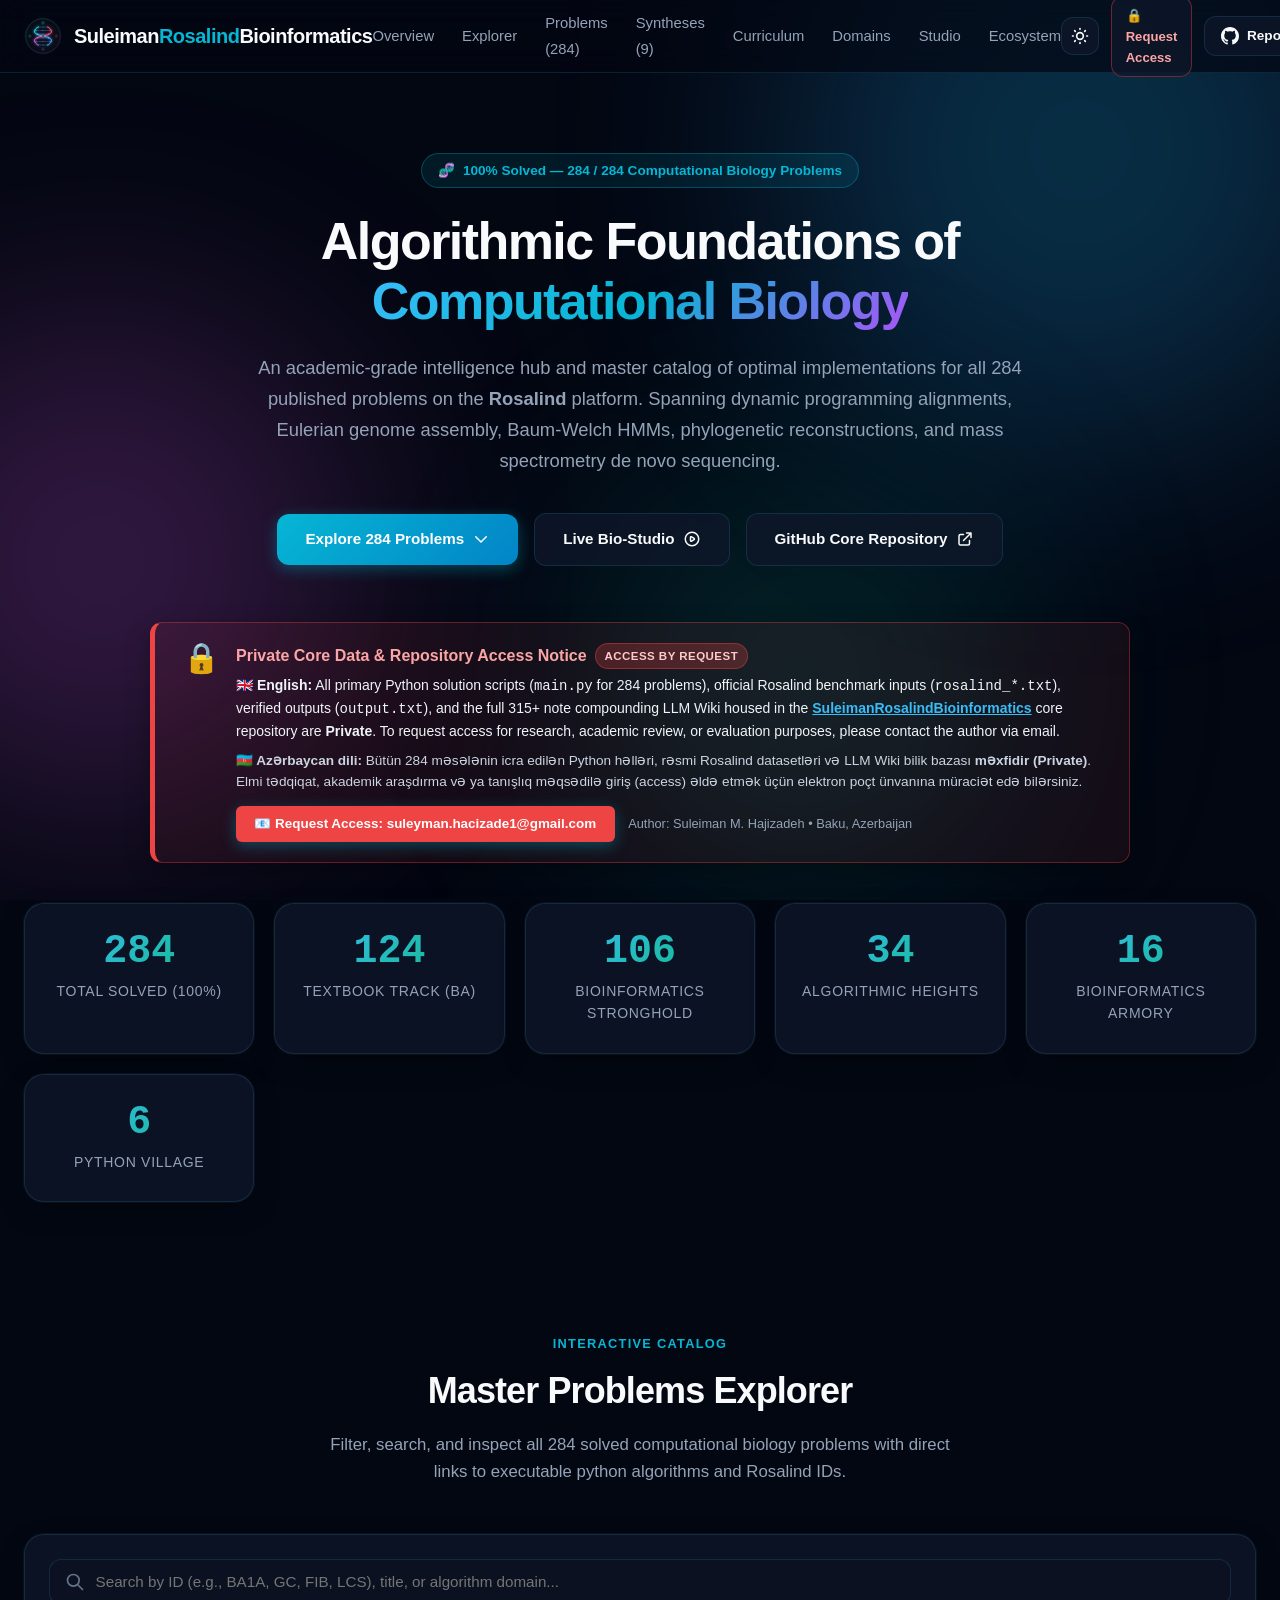
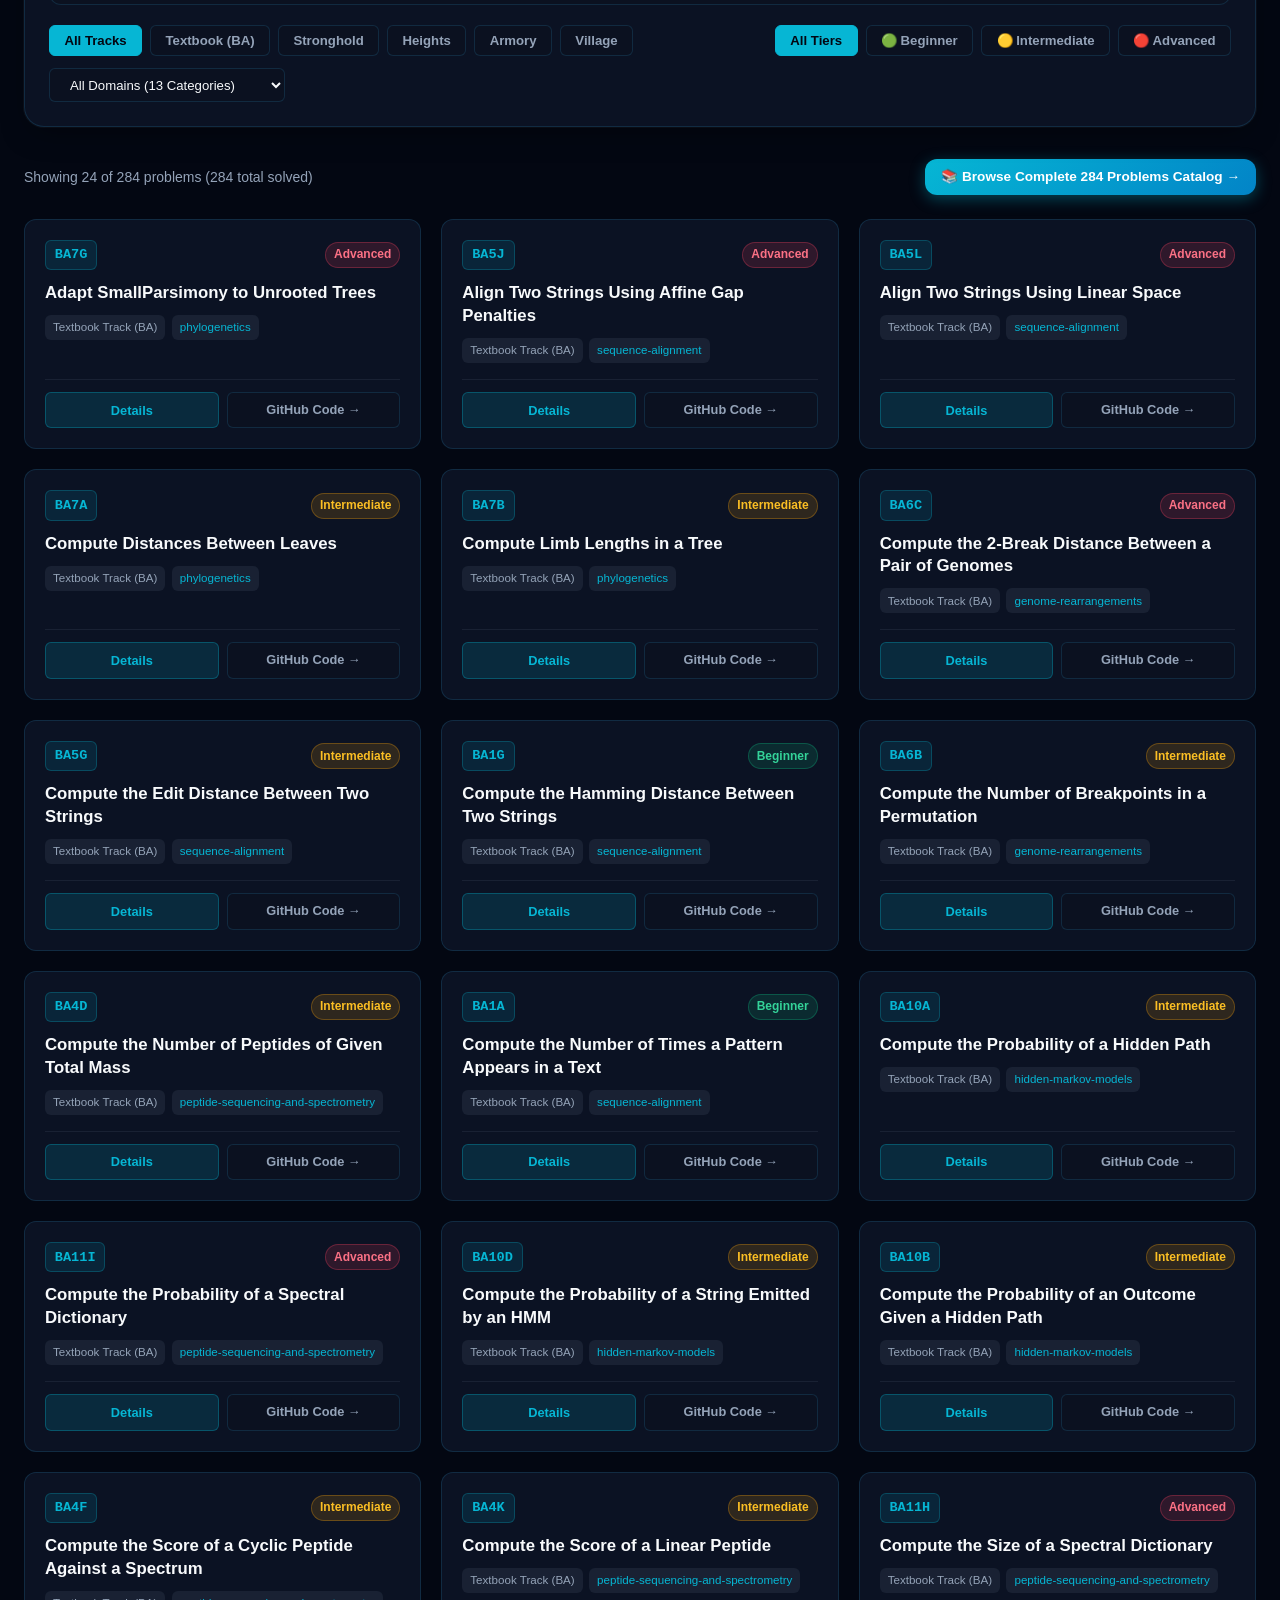
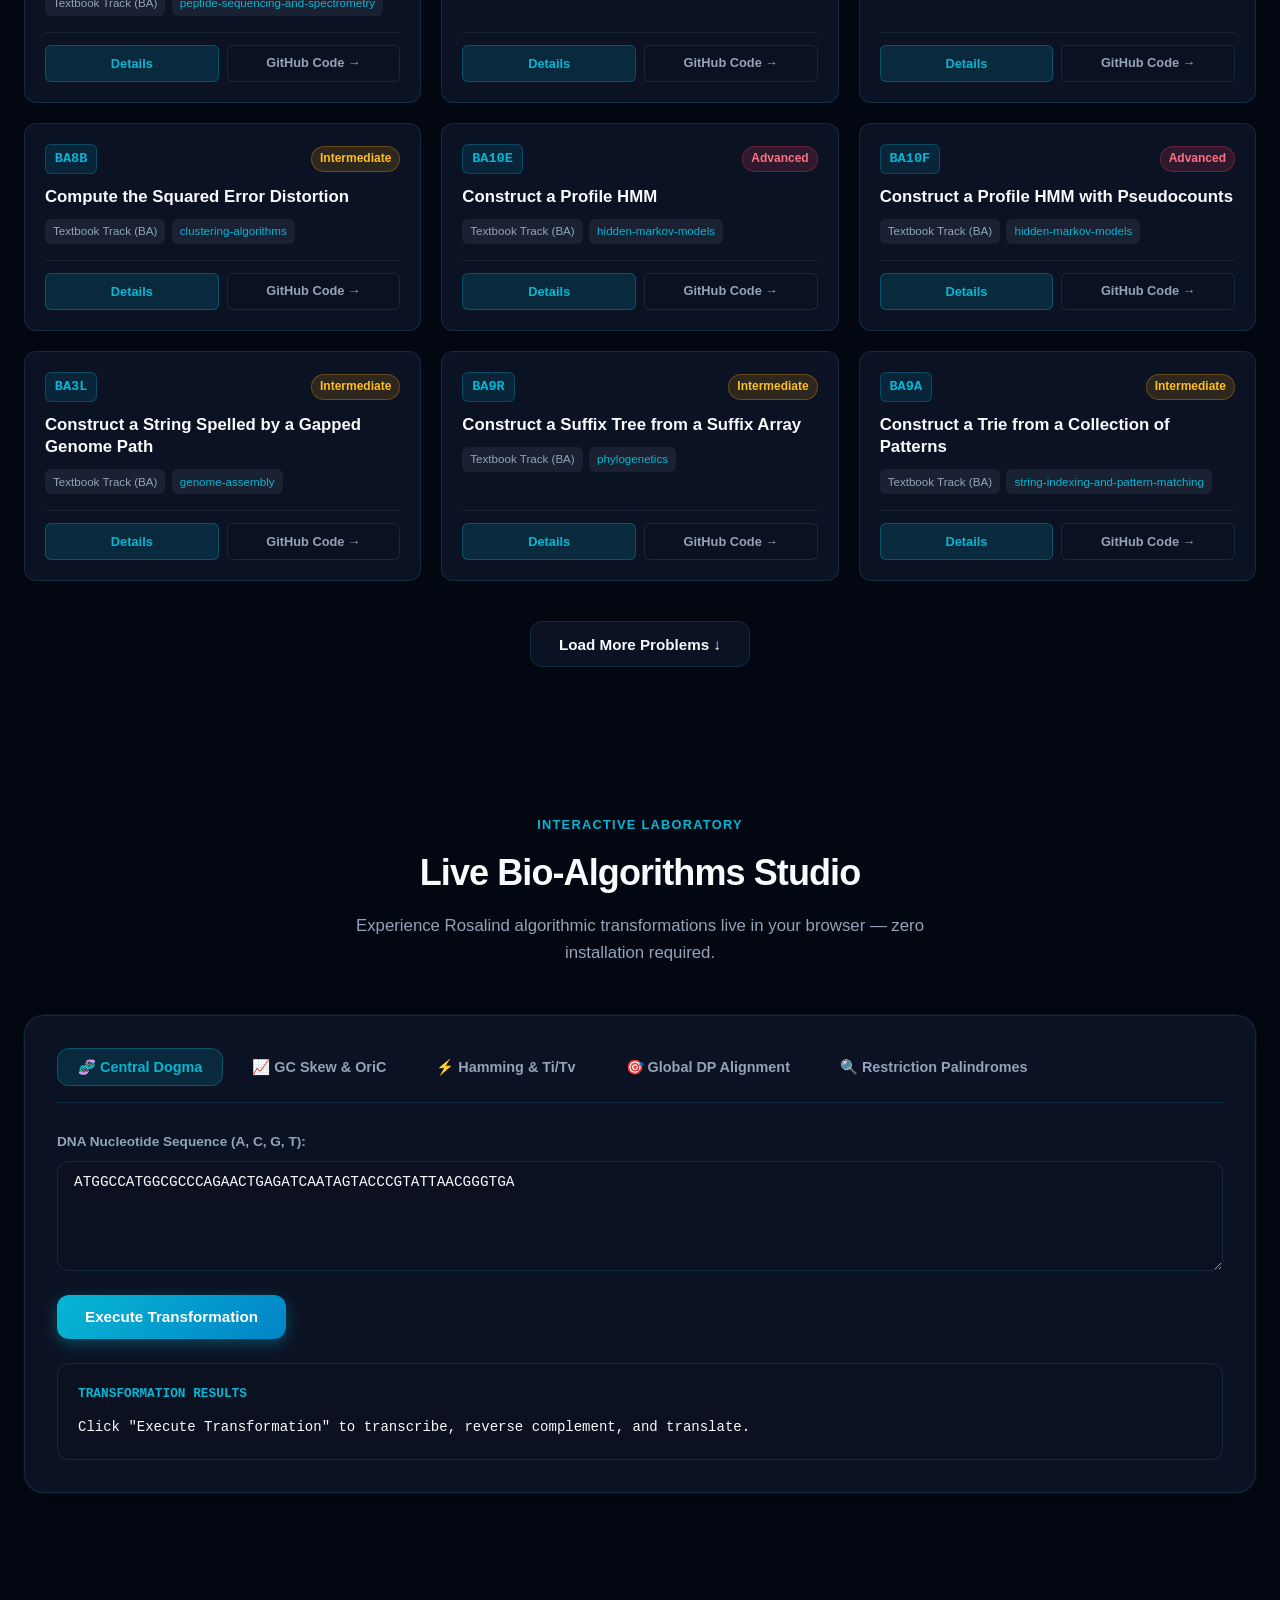
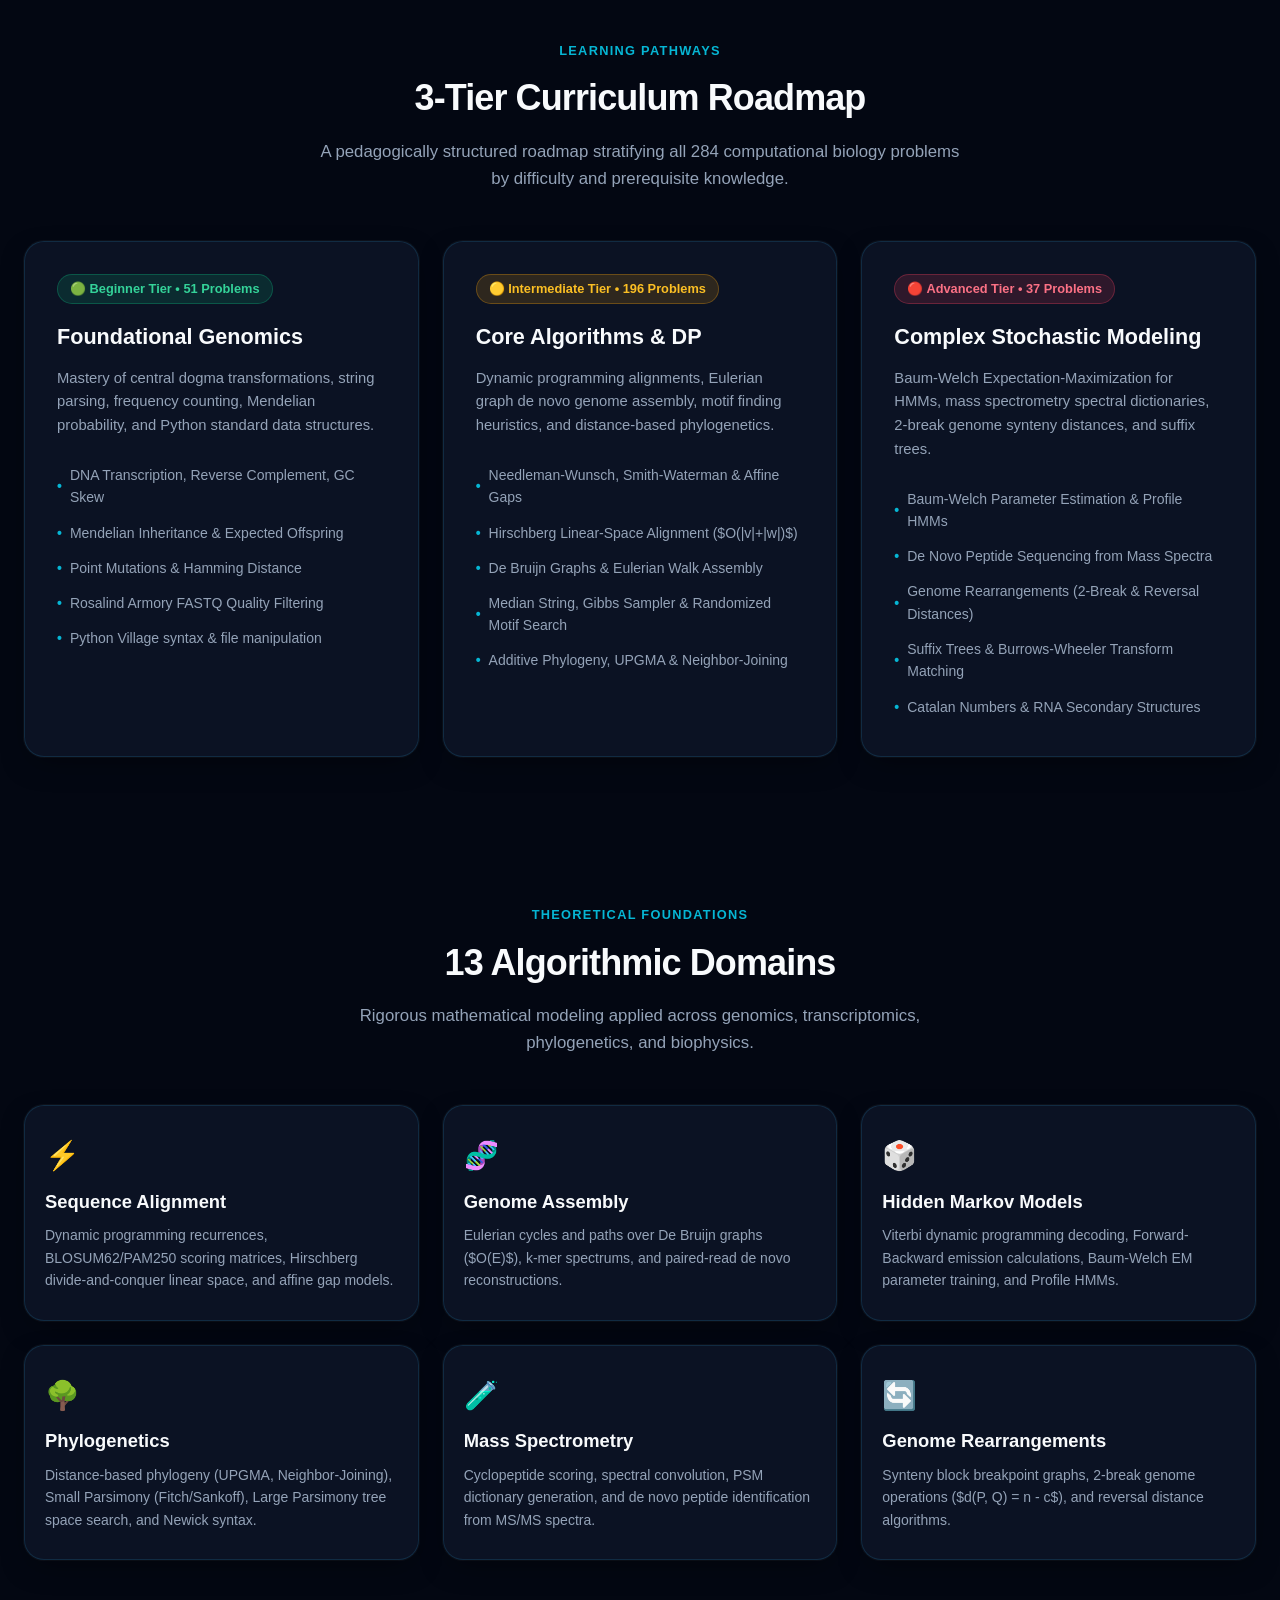
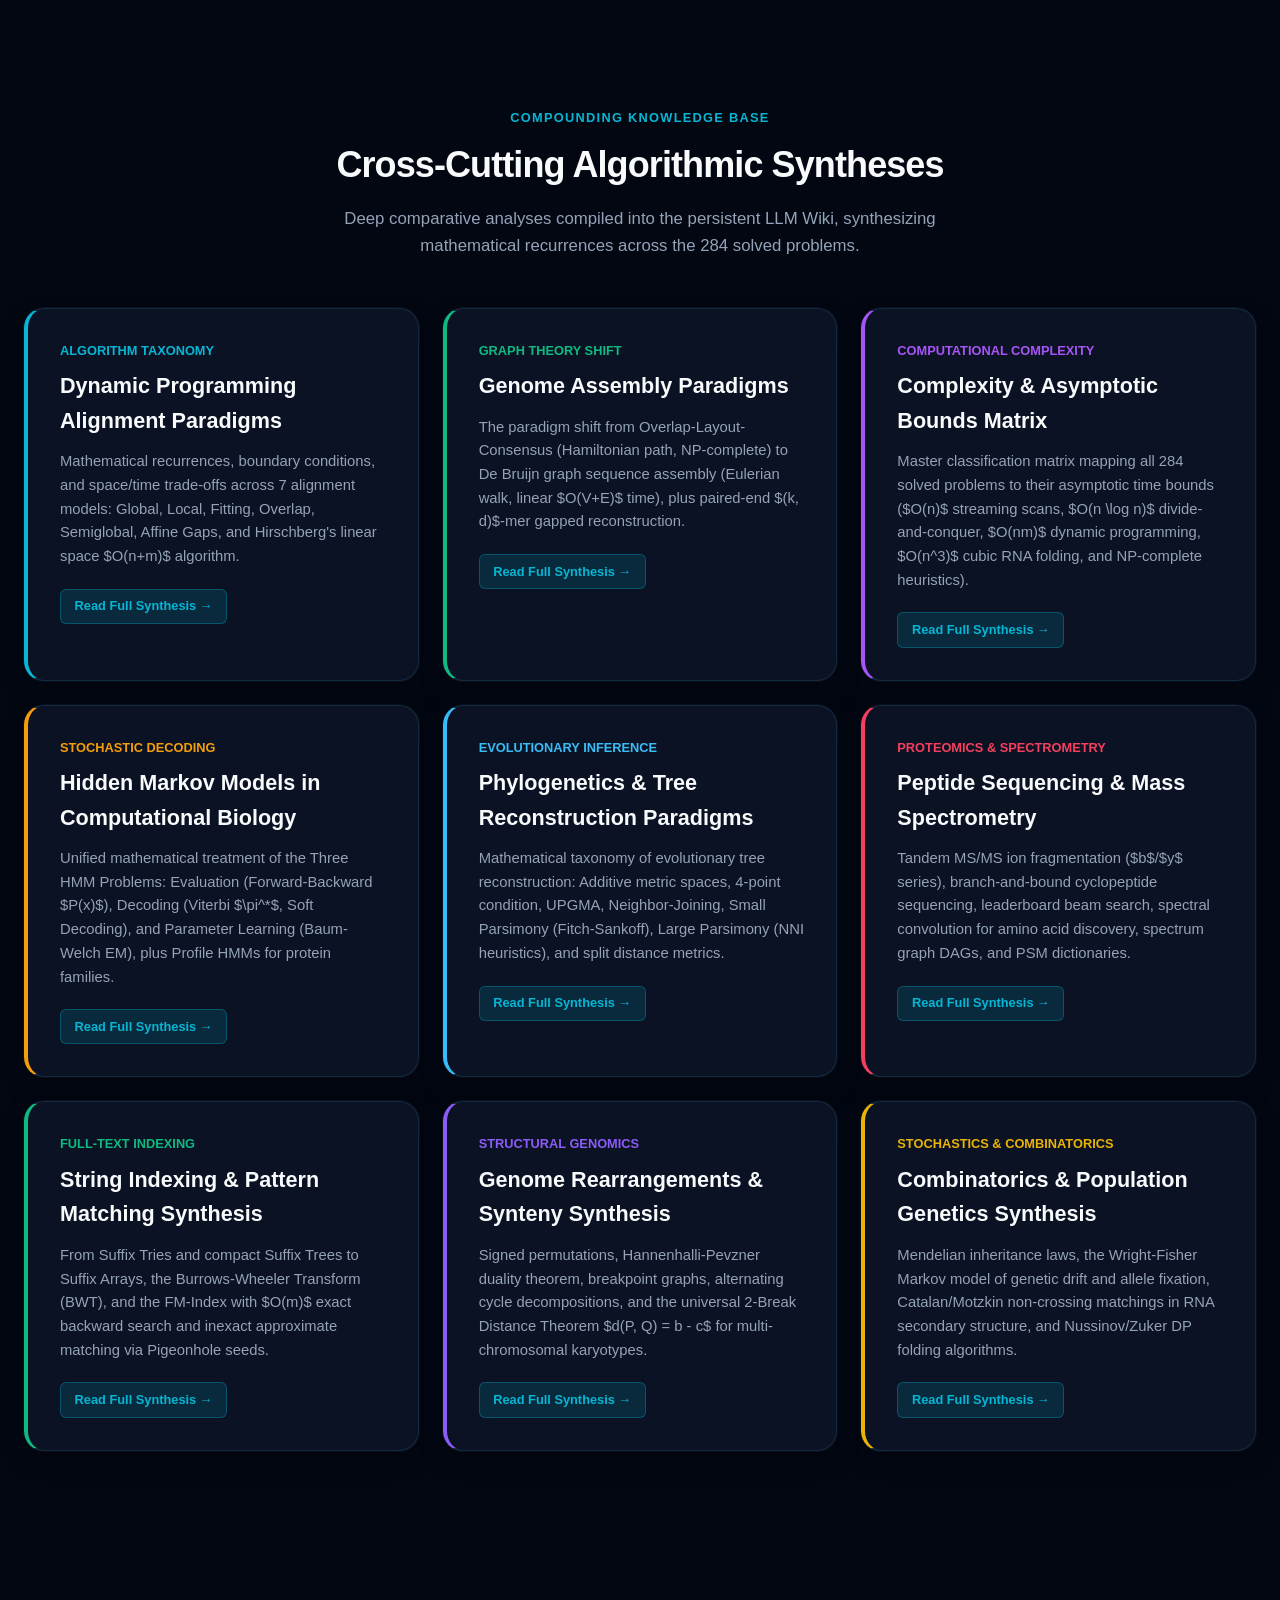
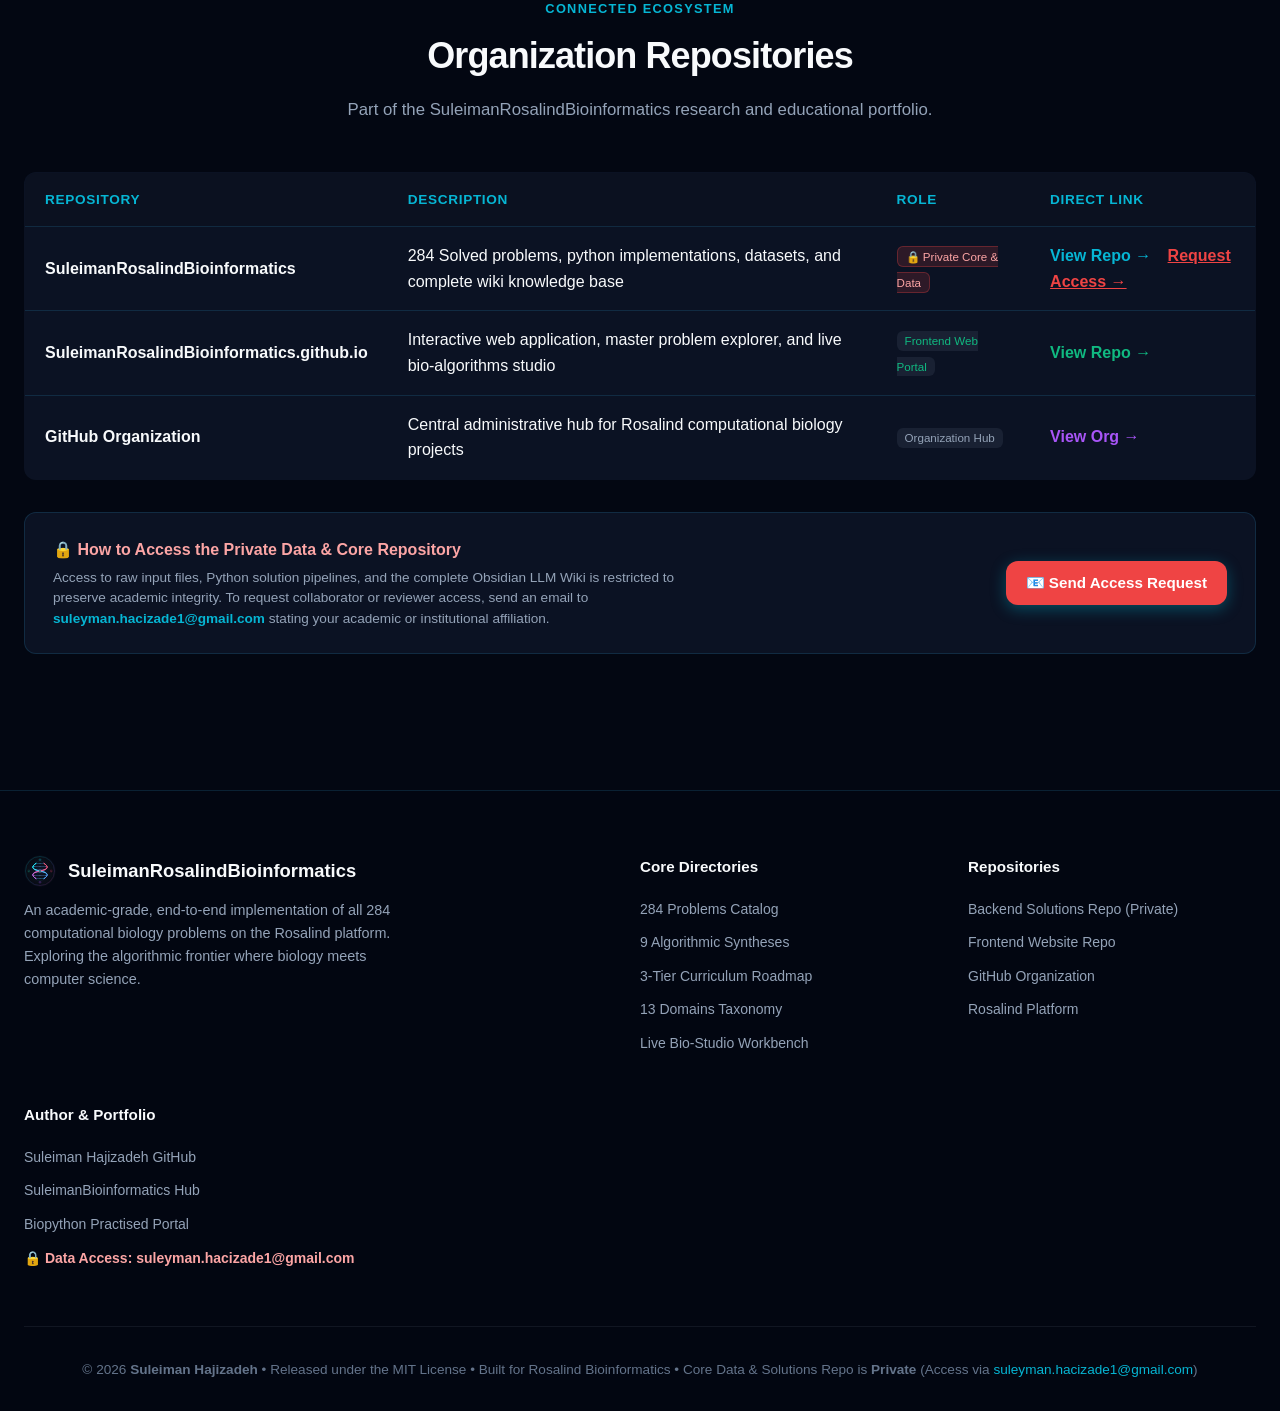
<file: index.html>
<!DOCTYPE html>
<html lang="en" data-theme="dark">
<head>
  <meta charset="UTF-8" />
  <meta name="viewport" content="width=device-width, initial-scale=1.0" />
  <title>SuleimanRosalindBioinformatics | 284/284 Solved Problems — Computational Biology & Algorithms Hub</title>
  
  <meta name="description" content="Academic-grade intelligence platform for all 284 Rosalind computational biology problems — Needleman-Wunsch & Hirschberg alignment, De Bruijn genome assembly, Baum-Welch HMMs, Neighbor-Joining trees, FM-Index, synteny 2-breaks, and tandem mass spectrometry in Python." />
  <meta name="keywords" content="Rosalind, Rosalind Problems, Rosalind Solutions, Bioinformatics Algorithms, Computational Biology, Needleman-Wunsch, Smith-Waterman, Hirschberg Linear Space, Gotoh Affine Gaps, De Bruijn Graphs, Eulerian Path, Baum-Welch HMM, Viterbi Algorithm, Profile HMM, Neighbor-Joining, UPGMA, Fitch-Sankoff, Small Parsimony, Large Parsimony, Suffix Trees, Suffix Arrays, Burrows-Wheeler Transform, FM-Index, 2-Break Distance, Hannenhalli-Pevzner, Tandem Mass Spectrometry, Cyclopeptide Sequencing, Wright-Fisher Drift, Catalan Numbers RNA, Motzkin Numbers, Nussinov Algorithm, BA1A, BA1B, BA2A, BA3A, BA4A, BA5A, BA5K, BA6A, BA6C, BA7A, BA8A, BA9A, BA9M, BA10A, BA11A, DNA, RNA, REVC, FIB, GC, HAMM, IPRB, PROT, SUBS, LCS, EDTA, GLOB, LOCA, Python 3, Suleiman Hajizadeh" />
  <meta name="author" content="Suleiman Hajizadeh" />
  <meta name="robots" content="index, follow, max-snippet:-1, max-image-preview:large, max-video-preview:-1" />
  <meta name="googlebot" content="index, follow, max-snippet:-1, max-image-preview:large" />
  <meta name="bingbot" content="index, follow, max-snippet:-1, max-image-preview:large" />
  <meta name="theme-color" content="#030712" />
  <meta name="rating" content="General" />
  <meta name="revisit-after" content="3 days" />
  <meta name="language" content="English, Azerbaijani" />
  <meta name="geo.region" content="AZ" />
  <meta name="geo.placename" content="Baku" />
  
  <!-- Canonical URL -->
  <link rel="canonical" href="https://suleimanrosalindbioinformatics.github.io/" />

  <!-- Open Graph / Facebook / LinkedIn / WhatsApp / Telegram -->
  <meta property="og:type" content="website" />
  <meta property="og:site_name" content="SuleimanRosalindBioinformatics" />
  <meta property="og:url" content="https://suleimanrosalindbioinformatics.github.io/" />
  <meta property="og:title" content="SuleimanRosalindBioinformatics | 284/284 Solved Problems — Computational Biology & Algorithms" />
  <meta property="og:description" content="Academic-grade intelligence platform for all 284 Rosalind computational biology challenges — Dynamic Programming, De Bruijn Assembly, Baum-Welch HMMs, Phylogenetics & Mass Spectrometry." />
  <meta property="og:image" content="https://suleimanrosalindbioinformatics.github.io/assets/logo-emblem.png" />
  <meta property="og:image:secure_url" content="https://suleimanrosalindbioinformatics.github.io/assets/logo-emblem.png" />
  <meta property="og:image:type" content="image/png" />
  <meta property="og:image:width" content="1024" />
  <meta property="og:image:height" content="1024" />
  <meta property="og:image:alt" content="SuleimanRosalindBioinformatics Official Emblem" />
  <meta property="og:locale" content="en_US" />
  <meta property="og:locale:alternate" content="az_AZ" />

  <!-- Twitter / X -->
  <meta name="twitter:card" content="summary_large_image" />
  <meta name="twitter:site" content="@SuleimanHajizadeh" />
  <meta name="twitter:creator" content="@SuleimanHajizadeh" />
  <meta name="twitter:url" content="https://suleimanrosalindbioinformatics.github.io/" />
  <meta name="twitter:title" content="SuleimanRosalindBioinformatics | 284/284 Solved Problems" />
  <meta name="twitter:description" content="Academic-grade intelligence platform and interactive laboratory for all 284 Rosalind computational biology challenges." />
  <meta name="twitter:image" content="https://suleimanrosalindbioinformatics.github.io/assets/logo-emblem.png" />

  <!-- Icons & Web App Manifest -->
  <link rel="icon" type="image/svg+xml" href="favicon.svg" />
  <link rel="icon" type="image/png" sizes="64x64" href="favicon.png" />
  <link rel="apple-touch-icon" sizes="180x180" href="apple-touch-icon.png" />
  <link rel="manifest" href="manifest.json" />

  <!-- Stylesheet -->
  <link rel="stylesheet" href="css/style.css" />

  <!-- JSON-LD Comprehensive Schema.org Architecture -->
  <script type="application/ld+json">
  {
    "@context": "https://schema.org",
    "@graph": [
      {
        "@type": "WebSite",
        "@id": "https://suleimanrosalindbioinformatics.github.io/#website",
        "url": "https://suleimanrosalindbioinformatics.github.io/",
        "name": "SuleimanRosalindBioinformatics",
        "headline": "Algorithmic Foundations of Computational Biology & Genomic Intelligence",
        "description": "Academic-grade intelligence platform and master catalog of optimal implementations for all 284 published problems on the Rosalind platform.",
        "publisher": {
          "@id": "https://suleimanrosalindbioinformatics.github.io/#organization"
        },
        "potentialAction": {
          "@type": "SearchAction",
          "target": "https://suleimanrosalindbioinformatics.github.io/problems/?q={search_term_string}",
          "query-input": "required name=search_term_string"
        }
      },
      {
        "@type": ["ResearchOrganization", "EducationalOrganization"],
        "@id": "https://suleimanrosalindbioinformatics.github.io/#organization",
        "name": "SuleimanRosalindBioinformatics",
        "url": "https://suleimanrosalindbioinformatics.github.io/",
        "logo": "https://suleimanrosalindbioinformatics.github.io/assets/logo-emblem.png",
        "image": "https://suleimanrosalindbioinformatics.github.io/assets/logo-emblem.png",
        "founder": {
          "@type": "Person",
          "name": "Suleiman Hajizadeh",
          "jobTitle": "Bioinformatician & Software Architect",
          "email": "suleyman.hacizade1@gmail.com",
          "url": "https://github.com/SuleimanHajizadeh"
        },
        "email": "suleyman.hacizade1@gmail.com",
        "sameAs": [
          "https://github.com/SuleimanRosalindBioinformatics",
          "https://github.com/SuleimanHajizadeh",
          "https://suleimanbioinformatics.github.io/",
          "https://suleimanbiopythonpractised.github.io/"
        ]
      },
      {
        "@type": "Course",
        "@id": "https://suleimanrosalindbioinformatics.github.io/#curriculum",
        "name": "Rosalind Computational Biology Master Algorithms Curriculum",
        "description": "Comprehensive 3-tier curriculum covering all 284 Rosalind bioinformatics problems across 5 tracks: Textbook Track (BA), Stronghold, Algorithmic Heights, Armory, and Python Village.",
        "provider": {
          "@id": "https://suleimanrosalindbioinformatics.github.io/#organization"
        },
        "educationalLevel": "Undergraduate to Advanced Postgraduate",
        "numberOfCredits": 284
      },
      {
        "@type": "WebApplication",
        "@id": "https://suleimanrosalindbioinformatics.github.io/#studio",
        "name": "Live Bio-Algorithms Studio Workbench",
        "applicationCategory": "EducationalApplication",
        "operatingSystem": "All Modern Browsers",
        "browserRequirements": "Requires JavaScript. HTML5 Canvas & Web API compatible.",
        "description": "Interactive browser-native computational biology workbench: DNA transcription, translation, GC skew OriC calculation, Hamming distance, and Needleman-Wunsch DP alignment."
      },
      {
        "@type": "BreadcrumbList",
        "@id": "https://suleimanrosalindbioinformatics.github.io/#breadcrumbs",
        "itemListElement": [
          {
            "@type": "ListItem",
            "position": 1,
            "name": "Home",
            "item": "https://suleimanrosalindbioinformatics.github.io/"
          },
          {
            "@type": "ListItem",
            "position": 2,
            "name": "Problems Catalog",
            "item": "https://suleimanrosalindbioinformatics.github.io/problems/"
          },
          {
            "@type": "ListItem",
            "position": 3,
            "name": "Algorithmic Syntheses",
            "item": "https://suleimanrosalindbioinformatics.github.io/syntheses/"
          },
          {
            "@type": "ListItem",
            "position": 4,
            "name": "Curriculum",
            "item": "https://suleimanrosalindbioinformatics.github.io/curriculum/"
          },
          {
            "@type": "ListItem",
            "position": 5,
            "name": "Domains",
            "item": "https://suleimanrosalindbioinformatics.github.io/domains/"
          },
          {
            "@type": "ListItem",
            "position": 6,
            "name": "Live Studio",
            "item": "https://suleimanrosalindbioinformatics.github.io/studio/"
          }
        ]
      },
      {
        "@type": "FAQPage",
        "@id": "https://suleimanrosalindbioinformatics.github.io/#faq",
        "mainEntity": [
          {
            "@type": "Question",
            "name": "What is SuleimanRosalindBioinformatics?",
            "acceptedAnswer": {
              "@type": "Answer",
              "text": "SuleimanRosalindBioinformatics is an academic-grade computational biology intelligence platform and GitHub organization featuring optimal solutions to all 284 published challenges on Rosalind.info, accompanied by a 315-note persistent LLM Wiki, 9 master mathematical domain syntheses, and an interactive in-browser bio-algorithms studio."
            }
          },
          {
            "@type": "Question",
            "name": "How many Rosalind problems are solved in this repository?",
            "acceptedAnswer": {
              "@type": "Answer",
              "text": "All 284 published problems (100% completion rate) across all five tracks: 124 problems in the Textbook Track (BA1A-BA11J), 106 in Bioinformatics Stronghold, 34 in Algorithmic Heights, 16 in Bioinformatics Armory, and 6 in Python Village."
            }
          },
          {
            "@type": "Question",
            "name": "What algorithms and mathematical paradigms are implemented?",
            "acceptedAnswer": {
              "@type": "Answer",
              "text": "The repository implements Needleman-Wunsch, Smith-Waterman, Gotoh affine gap penalties, Hirschberg linear-space alignment, De Bruijn graph Eulerian path sequence assembly, Baum-Welch HMMs, Viterbi decoding, UPGMA, Saitou-Nei Neighbor-Joining, Small and Large Parsimony, Suffix Trees, Burrows-Wheeler Transform (BWT), FM-Index backward search, 2-break genome rearrangements, tandem mass spectrometry de novo sequencing, Wright-Fisher genetic drift, and Nussinov RNA folding."
            }
          },
          {
            "@type": "Question",
            "name": "Which programming language is used for the solutions?",
            "acceptedAnswer": {
              "@type": "Answer",
              "text": "All core algorithms are implemented in pure Python 3 without external libraries to demonstrate complete mathematical and algorithmic mastery, documented with concise bilingual (Azerbaijani and English) inline comments."
            }
          },
          {
            "@type": "Question",
            "name": "How can researchers or collaborators request access to the private core solutions repository?",
            "acceptedAnswer": {
              "@type": "Answer",
              "text": "The core repository containing all 284 Python scripts (main.py), official dataset inputs (rosalind_*.txt), verified outputs (output.txt), and the 315-note compounding LLM Wiki is Private to preserve academic integrity. To request collaborator or reviewer access, please send an email with your academic or institutional affiliation to suleyman.hacizade1@gmail.com."
            }
          },
          {
            "@type": "Question",
            "name": "What are the 9 cross-cutting algorithmic syntheses?",
            "acceptedAnswer": {
              "@type": "Answer",
              "text": "The 9 master domain syntheses cover: 1) Dynamic Programming Alignment Paradigms, 2) Genome Assembly (OLC vs De Bruijn), 3) Complexity & Asymptotic Bounds Matrix, 4) Hidden Markov Models in Computational Biology, 5) Phylogenetics & Tree Reconstruction, 6) Peptide Sequencing & Mass Spectrometry, 7) String Indexing & Pattern Matching, 8) Genome Rearrangements & Synteny, and 9) Combinatorics & Population Genetics."
            }
          }
        ]
      }
    ]
  }
  </script>
</head>
<body>
  <!-- Ambient Atmosphere -->
  <div class="bg-atmosphere" aria-hidden="true">
    <div class="glow-orb orb-1"></div>
    <div class="glow-orb orb-2"></div>
    <div class="glow-orb orb-3"></div>
  </div>

  <!-- Header & Navigation -->
  <header class="navbar">
    <div class="container navbar-inner">
      <a href="#hero" class="brand-link" aria-label="SuleimanRosalindBioinformatics Home">
        <img src="assets/logo-icon.svg" alt="SuleimanRosalindBioinformatics Logo" class="brand-logo-img" />
        <span>Suleiman<span class="brand-accent">Rosalind</span>Bioinformatics</span>
      </a>

      <nav aria-label="Main Navigation">
        <ul class="nav-links">
          <li><a href="#overview" class="nav-link">Overview</a></li>
          <li><a href="#explorer" class="nav-link">Explorer</a></li>
          <li><a href="problems/" class="nav-link">Problems (284)</a></li>
          <li><a href="syntheses/" class="nav-link">Syntheses (9)</a></li>
          <li><a href="curriculum/" class="nav-link">Curriculum</a></li>
          <li><a href="domains/" class="nav-link">Domains</a></li>
          <li><a href="studio/" class="nav-link">Studio</a></li>
          <li><a href="#ecosystem" class="nav-link">Ecosystem</a></li>
        </ul>
      </nav>

      <div class="nav-actions">
        <button id="theme-toggle" class="btn-icon" aria-label="Toggle Theme" title="Toggle Dark/Light Mode">
          <svg width="20" height="20" fill="none" stroke="currentColor" stroke-width="2" viewBox="0 0 24 24">
            <path stroke-linecap="round" stroke-linejoin="round" d="M12 3v1m0 16v1m9-9h-1M4 12H3m15.364 6.364l-.707-.707M6.343 6.343l-.707-.707m12.728 0l-.707.707M6.343 17.657l-.707.707M16 12a4 4 0 11-8 0 4 4 0 018 0z" />
          </svg>
        </button>
        <a href="mailto:suleyman.hacizade1@gmail.com?subject=Access%20Request%20-%20SuleimanRosalindBioinformatics" class="btn-secondary" style="padding: 0.5rem 0.85rem; font-size: 0.82rem; border-color: rgba(239, 68, 68, 0.4); color: #fca5a5;">
          🔒 Request Access
        </a>
        <a href="https://github.com/SuleimanRosalindBioinformatics/SuleimanRosalindBioinformatics" target="_blank" rel="noopener noreferrer" class="btn-secondary" style="padding: 0.5rem 1rem; font-size: 0.85rem;">
          <svg width="18" height="18" viewBox="0 0 24 24" fill="currentColor">
            <path d="M12 0C5.37 0 0 5.37 0 12c0 5.31 3.435 9.795 8.205 11.385.6.105.825-.255.825-.57 0-.285-.015-1.23-.015-2.235-3.015.555-3.795-.735-4.035-1.41-.135-.345-.72-1.41-1.23-1.695-.42-.225-1.02-.78-.015-.795.945-.015 1.62.87 1.845 1.23 1.08 1.815 2.805 1.305 3.495.99.105-.78.42-1.305.765-1.605-2.67-.3-5.46-1.335-5.46-5.925 0-1.305.465-2.385 1.23-3.225-.12-.3-.54-1.53.12-3.18 0 0 1.005-.315 3.3 1.23.96-.27 1.98-.405 3-.405s2.04.135 3 .405c2.295-1.56 3.3-1.23 3.3-1.23.66 1.65.24 2.88.12 3.18.765.84 1.23 1.905 1.23 3.225 0 4.605-2.805 5.625-5.475 5.925.435.375.81 1.095.81 2.22 0 1.605-.015 2.895-.015 3.3 0 .315.225.69.825.57A12.02 12.02 0 0024 12c0-6.63-5.37-12-12-12z"/>
          </svg>
          Repo
        </a>
      </div>
    </div>
  </header>

  <!-- Hero Section -->
  <main>
    <section id="hero" class="hero-section">
      <div class="container">
        <div class="hero-badge">
          <span>🧬</span>
          <span>100% Solved — 284 / 284 Computational Biology Problems</span>
        </div>

        <h1 class="hero-title">
          Algorithmic Foundations of<br>
          <span class="hero-title-gradient">Computational Biology</span>
        </h1>

        <p class="hero-subtitle">
          An academic-grade intelligence hub and master catalog of optimal implementations for all 284 published problems on the <strong>Rosalind</strong> platform. Spanning dynamic programming alignments, Eulerian genome assembly, Baum-Welch HMMs, phylogenetic reconstructions, and mass spectrometry de novo sequencing.
        </p>

        <div class="hero-actions">
          <a href="#explorer" class="btn-primary">
            <span>Explore 284 Problems</span>
            <svg width="18" height="18" fill="none" stroke="currentColor" stroke-width="2" viewBox="0 0 24 24">
              <path stroke-linecap="round" stroke-linejoin="round" d="M19 9l-7 7-7-7" />
            </svg>
          </a>
          <a href="#studio" class="btn-secondary">
            <span>Live Bio-Studio</span>
            <svg width="18" height="18" fill="none" stroke="currentColor" stroke-width="2" viewBox="0 0 24 24">
              <path stroke-linecap="round" stroke-linejoin="round" d="M14.752 11.168l-3.197-2.132A1 1 0 0010 9.87v4.263a1 1 0 001.555.832l3.197-2.132a1 1 0 000-1.664z" />
              <path stroke-linecap="round" stroke-linejoin="round" d="M21 12a9 9 0 11-18 0 9 9 0 0118 0z" />
            </svg>
          </a>
          <a href="https://github.com/SuleimanRosalindBioinformatics/SuleimanRosalindBioinformatics" target="_blank" rel="noopener noreferrer" class="btn-secondary">
            <span>GitHub Core Repository</span>
            <svg width="18" height="18" fill="none" stroke="currentColor" stroke-width="2" viewBox="0 0 24 24">
              <path stroke-linecap="round" stroke-linejoin="round" d="M10 6H6a2 2 0 00-2 2v10a2 2 0 002 2h10a2 2 0 002-2v-4M14 4h6m0 0v6m0-6L10 14" />
            </svg>
          </a>
        </div>

        <!-- Private Research Data & Access Notice Banner -->
        <div class="access-notice-banner" style="margin: 2.25rem auto 2.5rem; max-width: 980px; background: rgba(239, 68, 68, 0.08); border: 1px solid rgba(239, 68, 68, 0.35); border-left: 5px solid #ef4444; border-radius: 12px; padding: 1.25rem 1.75rem; text-align: left; box-shadow: 0 8px 24px rgba(0,0,0,0.3);">
          <div style="display: flex; align-items: flex-start; gap: 1rem; flex-wrap: wrap;">
            <div style="font-size: 1.85rem; line-height: 1;">🔒</div>
            <div style="flex: 1; min-width: 280px;">
              <div style="font-size: 1rem; font-weight: 700; color: #fca5a5; margin-bottom: 0.4rem; display: flex; align-items: center; gap: 0.5rem; flex-wrap: wrap;">
                <span>Private Core Data & Repository Access Notice</span>
                <span style="font-size: 0.72rem; background: rgba(239, 68, 68, 0.25); color: #fecaca; padding: 0.15rem 0.55rem; border-radius: 999px; border: 1px solid rgba(239, 68, 68, 0.4); text-transform: uppercase; letter-spacing: 0.04em;">Access By Request</span>
              </div>
              <p style="font-size: 0.875rem; color: #f1f5f9; line-height: 1.55; margin-bottom: 0.5rem;">
                <strong>🇬🇧 English:</strong> All primary Python solution scripts (<code>main.py</code> for 284 problems), official Rosalind benchmark inputs (<code>rosalind_*.txt</code>), verified outputs (<code>output.txt</code>), and the full 315+ note compounding LLM Wiki housed in the <a href="https://github.com/SuleimanRosalindBioinformatics/SuleimanRosalindBioinformatics" target="_blank" rel="noopener noreferrer" style="color: #38bdf8; text-decoration: underline; font-weight: 600;">SuleimanRosalindBioinformatics</a> core repository are <strong>Private</strong>. To request access for research, academic review, or evaluation purposes, please contact the author via email.
              </p>
              <p style="font-size: 0.85rem; color: #cbd5e1; line-height: 1.55; margin-bottom: 0.85rem;">
                <strong>🇦🇿 Azərbaycan dili:</strong> Bütün 284 məsələnin icra edilən Python həlləri, rəsmi Rosalind datasetləri və LLM Wiki bilik bazası <strong>məxfidir (Private)</strong>. Elmi tədqiqat, akademik araşdırma və ya tanışlıq məqsədilə giriş (access) əldə etmək üçün elektron poçt ünvanına müraciət edə bilərsiniz.
              </p>
              <div style="display: flex; align-items: center; gap: 0.85rem; flex-wrap: wrap;">
                <a href="mailto:suleyman.hacizade1@gmail.com?subject=Access%20Request%20-%20SuleimanRosalindBioinformatics" class="btn-primary" style="padding: 0.45rem 1.15rem; font-size: 0.84rem; background: #ef4444; border-color: #dc2626; color: #ffffff; text-decoration: none; border-radius: 6px; font-weight: 600; display: inline-flex; align-items: center; gap: 0.4rem;">
                  <span>📧 Request Access: suleyman.hacizade1@gmail.com</span>
                </a>
                <span style="font-size: 0.8rem; color: #94a3b8;">Author: Suleiman M. Hajizadeh • Baku, Azerbaijan</span>
              </div>
            </div>
          </div>
        </div>

        <!-- Stats Grid -->
        <div id="overview" class="stats-grid">
          <div class="stat-card">
            <div class="stat-number">284</div>
            <div class="stat-label">Total Solved (100%)</div>
          </div>
          <div class="stat-card">
            <div class="stat-number">124</div>
            <div class="stat-label">Textbook Track (BA)</div>
          </div>
          <div class="stat-card">
            <div class="stat-number">106</div>
            <div class="stat-label">Bioinformatics Stronghold</div>
          </div>
          <div class="stat-card">
            <div class="stat-number">34</div>
            <div class="stat-label">Algorithmic Heights</div>
          </div>
          <div class="stat-card">
            <div class="stat-number">16</div>
            <div class="stat-label">Bioinformatics Armory</div>
          </div>
          <div class="stat-card">
            <div class="stat-number">6</div>
            <div class="stat-label">Python Village</div>
          </div>
        </div>
      </div>
    </section>

    <!-- Explorer Section -->
    <section id="explorer" class="section">
      <div class="container">
        <div class="section-header">
          <span class="section-tag">Interactive Catalog</span>
          <h2 class="section-title">Master Problems Explorer</h2>
          <p class="section-subtitle">
            Filter, search, and inspect all 284 solved computational biology problems with direct links to executable python algorithms and Rosalind IDs.
          </p>
        </div>

        <!-- Explorer Controls -->
        <div class="explorer-controls">
          <div class="search-box-wrapper">
            <svg class="search-icon" width="20" height="20" fill="none" stroke="currentColor" stroke-width="2" viewBox="0 0 24 24">
              <path stroke-linecap="round" stroke-linejoin="round" d="M21 21l-6-6m2-5a7 7 0 11-14 0 7 7 0 0114 0z" />
            </svg>
            <input type="text" id="search-filter" class="search-input" placeholder="Search by ID (e.g., BA1A, GC, FIB, LCS), title, or algorithm domain..." />
          </div>

          <div class="filter-row">
            <div class="filter-group">
              <button class="filter-btn track-btn active" data-track="all">All Tracks</button>
              <button class="filter-btn track-btn" data-track="Textbook Track (BA)">Textbook (BA)</button>
              <button class="filter-btn track-btn" data-track="Bioinformatics Stronghold">Stronghold</button>
              <button class="filter-btn track-btn" data-track="Algorithmic Heights">Heights</button>
              <button class="filter-btn track-btn" data-track="Bioinformatics Armory">Armory</button>
              <button class="filter-btn track-btn" data-track="Python Village">Village</button>
            </div>

            <div class="filter-group">
              <button class="filter-btn tier-btn active" data-tier="all">All Tiers</button>
              <button class="filter-btn tier-btn" data-tier="Beginner">🟢 Beginner</button>
              <button class="filter-btn tier-btn" data-tier="Intermediate">🟡 Intermediate</button>
              <button class="filter-btn tier-btn" data-tier="Advanced">🔴 Advanced</button>
            </div>

            <div class="filter-group">
              <select id="domain-select" class="filter-select">
                <option value="all">All Domains (13 Categories)</option>
                <option value="sequence-alignment">Sequence Alignment & DP</option>
                <option value="genome-assembly">Genome Assembly & De Bruijn</option>
                <option value="motif-finding">Motif Discovery</option>
                <option value="phylogenetics">Phylogenetics & Trees</option>
                <option value="hidden-markov-models">Hidden Markov Models</option>
                <option value="string-indexing-and-pattern-matching">String Indexing & FM-Index</option>
                <option value="peptide-sequencing-and-spectrometry">Mass Spectrometry & Peptides</option>
                <option value="genome-rearrangements">Genome Rearrangements</option>
                <option value="clustering-algorithms">Clustering & EM</option>
                <option value="population-genetics-and-combinatorics">Population Genetics</option>
                <option value="graph-and-sorting-algorithms">Graph & Sorting Algorithms</option>
                <option value="bioinformatics-armory">Bioinformatics Armory</option>
                <option value="python-village-and-utilities">Python Village</option>
              </select>
            </div>
          </div>
        </div>

        <div class="results-meta" style="display: flex; justify-content: space-between; align-items: center; flex-wrap: wrap; gap: 0.75rem; margin-bottom: 1.5rem;">
          <span id="results-count">Loading problem database...</span>
          <a href="problems/" class="btn-primary" style="padding: 0.45rem 1rem; font-size: 0.85rem; text-decoration: none; display: inline-flex; align-items: center; gap: 0.4rem;">
            <span>📚 Browse Complete 284 Problems Catalog &rarr;</span>
          </a>
        </div>

        <!-- Problems Grid Container -->
        <div id="problems-grid" class="problems-grid">
          <noscript>
            <div style="grid-column: 1 / -1; background: var(--bg-card); padding: 2rem; border-radius: var(--radius-md); border: 1px solid var(--bg-card-border); text-align: center;">
              <h3 style="color: var(--text-main); margin-bottom: 0.75rem;">JavaScript Disabled: View Full Crawlable Catalog</h3>
              <p style="color: var(--text-muted); margin-bottom: 1.25rem;">
                Explore all 284 solved Rosalind computational biology problems in our pre-rendered static HTML catalog.
              </p>
              <a href="problems/" class="btn-primary" style="text-decoration: none; display: inline-block;">Open Standalone Problems Catalog &rarr;</a>
            </div>
          </noscript>
        </div>

        <div id="load-more-wrapper" class="load-more-wrapper" style="display: none;">
          <button id="load-more-btn" class="btn-secondary">Load More Problems &darr;</button>
        </div>
      </div>
    </section>

    <!-- Live Bio-Studio Section -->
    <section id="studio" class="section">
      <div class="container">
        <div class="section-header">
          <span class="section-tag">Interactive Laboratory</span>
          <h2 class="section-title">Live Bio-Algorithms Studio</h2>
          <p class="section-subtitle">
            Experience Rosalind algorithmic transformations live in your browser — zero installation required.
          </p>
        </div>

        <div class="studio-card">
          <div class="studio-tabs">
            <button class="studio-tab-btn active" data-tab="tab-dogma">🧬 Central Dogma</button>
            <button class="studio-tab-btn" data-tab="tab-skew">📈 GC Skew & OriC</button>
            <button class="studio-tab-btn" data-tab="tab-ham">⚡ Hamming & Ti/Tv</button>
            <button class="studio-tab-btn" data-tab="tab-align">🎯 Global DP Alignment</button>
            <button class="studio-tab-btn" data-tab="tab-pal">🔍 Restriction Palindromes</button>
          </div>

          <!-- Tab 1: Central Dogma -->
          <div id="tab-dogma" class="studio-pane active">
            <label class="input-label" for="dogma-input">DNA Nucleotide Sequence (A, C, G, T):</label>
            <textarea id="dogma-input" class="studio-textarea" placeholder="Paste DNA sequence...">ATGGCCATGGCGCCCAGAACTGAGATCAATAGTACCCGTATTAACGGGTGA</textarea>
            <div class="studio-btn-row">
              <button id="btn-run-dogma" class="btn-primary">Execute Transformation</button>
            </div>
            <div class="output-panel">
              <div class="output-title">Transformation Results</div>
              <div id="dogma-output">Click "Execute Transformation" to transcribe, reverse complement, and translate.</div>
            </div>
          </div>

          <!-- Tab 2: GC Skew -->
          <div id="tab-skew" class="studio-pane">
            <label class="input-label" for="skew-input">Bacterial Genome Fragment (for OriC origin of replication finding):</label>
            <textarea id="skew-input" class="studio-textarea" placeholder="Paste genomic sequence...">CATGGGTATGATTGAACGTCTGTACGTTAAGCAATCGTTTCCGAAACGTCAGTCGACTGTAACCGTAAGCT</textarea>
            <div class="studio-btn-row">
              <button id="btn-run-skew" class="btn-primary">Compute GC Skew Curve</button>
            </div>
            <div class="output-panel">
              <div class="output-title">GC Skew Profile (G - C) / (G + C)</div>
              <div id="skew-output">Click "Compute GC Skew Curve" to render replication origin trajectory.</div>
            </div>
          </div>

          <!-- Tab 3: Hamming -->
          <div id="tab-ham" class="studio-pane">
            <div style="display:grid; grid-template-columns:1fr 1fr; gap:1rem; margin-bottom:1rem;">
              <div>
                <label class="input-label" for="ham-s1">Sequence 1:</label>
                <textarea id="ham-s1" class="studio-textarea" style="min-height:75px;">GAGCCTACTAACGGGAT</textarea>
              </div>
              <div>
                <label class="input-label" for="ham-s2">Sequence 2:</label>
                <textarea id="ham-s2" class="studio-textarea" style="min-height:75px;">CATCGTAATGACGGCCT</textarea>
              </div>
            </div>
            <div class="studio-btn-row">
              <button id="btn-run-ham" class="btn-primary">Calculate Hamming Distance & Transitions</button>
            </div>
            <div class="output-panel">
              <div class="output-title">Point Mutation Breakdown</div>
              <div id="ham-output">Click button to compute point mutations, transitions, transversions, and Ti/Tv ratio.</div>
            </div>
          </div>

          <!-- Tab 4: Dynamic Programming Alignment -->
          <div id="tab-align" class="studio-pane">
            <div style="display:grid; grid-template-columns:1fr 1fr; gap:1rem; margin-bottom:1rem;">
              <div>
                <label class="input-label" for="align-s1">Sequence 1 (&le; 25 bp):</label>
                <input id="align-s1" class="search-input" value="PLEASANTLY" />
              </div>
              <div>
                <label class="input-label" for="align-s2">Sequence 2 (&le; 25 bp):</label>
                <input id="align-s2" class="search-input" value="MEANLY" />
              </div>
            </div>
            <div class="studio-btn-row">
              <button id="btn-run-align" class="btn-primary">Compute Needleman-Wunsch Alignment</button>
            </div>
            <div class="output-panel">
              <div class="output-title">Alignment & Traceback Matrix</div>
              <div id="align-output">Click button to execute global dynamic programming alignment.</div>
            </div>
          </div>

          <!-- Tab 5: Palindrome -->
          <div id="tab-pal" class="studio-pane">
            <label class="input-label" for="pal-input">DNA Sequence for Restriction Site Search:</label>
            <textarea id="pal-input" class="studio-textarea" placeholder="Paste DNA sequence...">TCAATGCATGCGGGTCTATATGCAT</textarea>
            <div class="studio-btn-row">
              <button id="btn-run-pal" class="btn-primary">Scan Reverse Palindromes (Len 4-12)</button>
            </div>
            <div class="output-panel">
              <div class="output-title">Identified Restriction Sites</div>
              <div id="pal-output">Click button to locate palindromic restriction endonuclease recognition sites.</div>
            </div>
          </div>
        </div>
      </div>
    </section>

    <!-- Curriculum Section -->
    <section id="curriculum" class="section">
      <div class="container">
        <div class="section-header">
          <span class="section-tag">Learning Pathways</span>
          <h2 class="section-title">3-Tier Curriculum Roadmap</h2>
          <p class="section-subtitle">
            A pedagogically structured roadmap stratifying all 284 computational biology problems by difficulty and prerequisite knowledge.
          </p>
        </div>

        <div class="roadmap-grid">
          <div class="roadmap-card">
            <span class="roadmap-tier-tag tier-Beginner">🟢 Beginner Tier • 51 Problems</span>
            <h3>Foundational Genomics</h3>
            <p class="roadmap-desc">
              Mastery of central dogma transformations, string parsing, frequency counting, Mendelian probability, and Python standard data structures.
            </p>
            <ul class="roadmap-list">
              <li>DNA Transcription, Reverse Complement, GC Skew</li>
              <li>Mendelian Inheritance & Expected Offspring</li>
              <li>Point Mutations & Hamming Distance</li>
              <li>Rosalind Armory FASTQ Quality Filtering</li>
              <li>Python Village syntax & file manipulation</li>
            </ul>
          </div>

          <div class="roadmap-card">
            <span class="roadmap-tier-tag tier-Intermediate">🟡 Intermediate Tier • 196 Problems</span>
            <h3>Core Algorithms & DP</h3>
            <p class="roadmap-desc">
              Dynamic programming alignments, Eulerian graph de novo genome assembly, motif finding heuristics, and distance-based phylogenetics.
            </p>
            <ul class="roadmap-list">
              <li>Needleman-Wunsch, Smith-Waterman & Affine Gaps</li>
              <li>Hirschberg Linear-Space Alignment ($O(|v|+|w|)$)</li>
              <li>De Bruijn Graphs & Eulerian Walk Assembly</li>
              <li>Median String, Gibbs Sampler & Randomized Motif Search</li>
              <li>Additive Phylogeny, UPGMA & Neighbor-Joining</li>
            </ul>
          </div>

          <div class="roadmap-card">
            <span class="roadmap-tier-tag tier-Advanced">🔴 Advanced Tier • 37 Problems</span>
            <h3>Complex Stochastic Modeling</h3>
            <p class="roadmap-desc">
              Baum-Welch Expectation-Maximization for HMMs, mass spectrometry spectral dictionaries, 2-break genome synteny distances, and suffix trees.
            </p>
            <ul class="roadmap-list">
              <li>Baum-Welch Parameter Estimation & Profile HMMs</li>
              <li>De Novo Peptide Sequencing from Mass Spectra</li>
              <li>Genome Rearrangements (2-Break & Reversal Distances)</li>
              <li>Suffix Trees & Burrows-Wheeler Transform Matching</li>
              <li>Catalan Numbers & RNA Secondary Structures</li>
            </ul>
          </div>
        </div>
      </div>
    </section>

    <!-- Domains Section -->
    <section id="domains" class="section">
      <div class="container">
        <div class="section-header">
          <span class="section-tag">Theoretical Foundations</span>
          <h2 class="section-title">13 Algorithmic Domains</h2>
          <p class="section-subtitle">
            Rigorous mathematical modeling applied across genomics, transcriptomics, phylogenetics, and biophysics.
          </p>
        </div>

        <div class="roadmap-grid">
          <div class="stat-card" style="text-align:left;">
            <div style="font-size:1.75rem; margin-bottom:0.5rem;">⚡</div>
            <h4 style="font-size:1.15rem; margin-bottom:0.5rem;">Sequence Alignment</h4>
            <p style="color:var(--text-muted); font-size:0.875rem;">
              Dynamic programming recurrences, BLOSUM62/PAM250 scoring matrices, Hirschberg divide-and-conquer linear space, and affine gap models.
            </p>
          </div>

          <div class="stat-card" style="text-align:left;">
            <div style="font-size:1.75rem; margin-bottom:0.5rem;">🧬</div>
            <h4 style="font-size:1.15rem; margin-bottom:0.5rem;">Genome Assembly</h4>
            <p style="color:var(--text-muted); font-size:0.875rem;">
              Eulerian cycles and paths over De Bruijn graphs ($O(E)$), k-mer spectrums, and paired-read de novo reconstructions.
            </p>
          </div>

          <div class="stat-card" style="text-align:left;">
            <div style="font-size:1.75rem; margin-bottom:0.5rem;">🎲</div>
            <h4 style="font-size:1.15rem; margin-bottom:0.5rem;">Hidden Markov Models</h4>
            <p style="color:var(--text-muted); font-size:0.875rem;">
              Viterbi dynamic programming decoding, Forward-Backward emission calculations, Baum-Welch EM parameter training, and Profile HMMs.
            </p>
          </div>

          <div class="stat-card" style="text-align:left;">
            <div style="font-size:1.75rem; margin-bottom:0.5rem;">🌳</div>
            <h4 style="font-size:1.15rem; margin-bottom:0.5rem;">Phylogenetics</h4>
            <p style="color:var(--text-muted); font-size:0.875rem;">
              Distance-based phylogeny (UPGMA, Neighbor-Joining), Small Parsimony (Fitch/Sankoff), Large Parsimony tree space search, and Newick syntax.
            </p>
          </div>

          <div class="stat-card" style="text-align:left;">
            <div style="font-size:1.75rem; margin-bottom:0.5rem;">🧪</div>
            <h4 style="font-size:1.15rem; margin-bottom:0.5rem;">Mass Spectrometry</h4>
            <p style="color:var(--text-muted); font-size:0.875rem;">
              Cyclopeptide scoring, spectral convolution, PSM dictionary generation, and de novo peptide identification from MS/MS spectra.
            </p>
          </div>

          <div class="stat-card" style="text-align:left;">
            <div style="font-size:1.75rem; margin-bottom:0.5rem;">🔄</div>
            <h4 style="font-size:1.15rem; margin-bottom:0.5rem;">Genome Rearrangements</h4>
            <p style="color:var(--text-muted); font-size:0.875rem;">
              Synteny block breakpoint graphs, 2-break genome operations ($d(P, Q) = n - c$), and reversal distance algorithms.
            </p>
          </div>
        </div>
      </div>
    </section>

    <!-- Syntheses Section -->
    <section id="syntheses" class="section">
      <div class="container">
        <div class="section-header">
          <span class="section-tag">Compounding Knowledge Base</span>
          <h2 class="section-title">Cross-Cutting Algorithmic Syntheses</h2>
          <p class="section-subtitle">
            Deep comparative analyses compiled into the persistent LLM Wiki, synthesizing mathematical recurrences across the 284 solved problems.
          </p>
        </div>

        <div class="roadmap-grid">
          <div class="roadmap-card" style="border-left: 4px solid var(--cyan-primary);">
            <div style="font-size: 0.8rem; font-weight: 700; color: var(--cyan-primary); margin-bottom: 0.5rem;">ALGORITHM TAXONOMY</div>
            <h3>Dynamic Programming Alignment Paradigms</h3>
            <p class="roadmap-desc">
              Mathematical recurrences, boundary conditions, and space/time trade-offs across 7 alignment models: Global, Local, Fitting, Overlap, Semiglobal, Affine Gaps, and Hirschberg's linear space $O(n+m)$ algorithm.
            </p>
            <a href="https://github.com/SuleimanRosalindBioinformatics/SuleimanRosalindBioinformatics/blob/main/wiki/dynamic-programming-alignment-paradigms.md" target="_blank" rel="noopener noreferrer" class="card-btn-primary" style="display:inline-block; padding:0.4rem 0.85rem; border-radius:6px; font-size:0.8rem; font-weight:600;">Read Full Synthesis &rarr;</a>
          </div>

          <div class="roadmap-card" style="border-left: 4px solid var(--green-primary);">
            <div style="font-size: 0.8rem; font-weight: 700; color: var(--green-primary); margin-bottom: 0.5rem;">GRAPH THEORY SHIFT</div>
            <h3>Genome Assembly Paradigms</h3>
            <p class="roadmap-desc">
              The paradigm shift from Overlap-Layout-Consensus (Hamiltonian path, NP-complete) to De Bruijn graph sequence assembly (Eulerian walk, linear $O(V+E)$ time), plus paired-end $(k, d)$-mer gapped reconstruction.
            </p>
            <a href="https://github.com/SuleimanRosalindBioinformatics/SuleimanRosalindBioinformatics/blob/main/wiki/genome-assembly-paradigms-comparative.md" target="_blank" rel="noopener noreferrer" class="card-btn-primary" style="display:inline-block; padding:0.4rem 0.85rem; border-radius:6px; font-size:0.8rem; font-weight:600;">Read Full Synthesis &rarr;</a>
          </div>

          <div class="roadmap-card" style="border-left: 4px solid var(--purple-primary);">
            <div style="font-size: 0.8rem; font-weight: 700; color: var(--purple-primary); margin-bottom: 0.5rem;">COMPUTATIONAL COMPLEXITY</div>
            <h3>Complexity & Asymptotic Bounds Matrix</h3>
            <p class="roadmap-desc">
              Master classification matrix mapping all 284 solved problems to their asymptotic time bounds ($O(n)$ streaming scans, $O(n \log n)$ divide-and-conquer, $O(nm)$ dynamic programming, $O(n^3)$ cubic RNA folding, and NP-complete heuristics).
            </p>
            <a href="https://github.com/SuleimanRosalindBioinformatics/SuleimanRosalindBioinformatics/blob/main/wiki/algorithmic-complexity-and-bounds-matrix.md" target="_blank" rel="noopener noreferrer" class="card-btn-primary" style="display:inline-block; padding:0.4rem 0.85rem; border-radius:6px; font-size:0.8rem; font-weight:600;">Read Full Synthesis &rarr;</a>
          </div>

          <div class="roadmap-card" style="border-left: 4px solid var(--amber-primary);">
            <div style="font-size: 0.8rem; font-weight: 700; color: var(--amber-primary); margin-bottom: 0.5rem;">STOCHASTIC DECODING</div>
            <h3>Hidden Markov Models in Computational Biology</h3>
            <p class="roadmap-desc">
              Unified mathematical treatment of the Three HMM Problems: Evaluation (Forward-Backward $P(x)$), Decoding (Viterbi $\pi^*$, Soft Decoding), and Parameter Learning (Baum-Welch EM), plus Profile HMMs for protein families.
            </p>
            <a href="https://github.com/SuleimanRosalindBioinformatics/SuleimanRosalindBioinformatics/blob/main/wiki/hidden-markov-models-in-computational-biology.md" target="_blank" rel="noopener noreferrer" class="card-btn-primary" style="display:inline-block; padding:0.4rem 0.85rem; border-radius:6px; font-size:0.8rem; font-weight:600;">Read Full Synthesis &rarr;</a>
          </div>

          <div class="roadmap-card" style="border-left: 4px solid #38bdf8;">
            <div style="font-size: 0.8rem; font-weight: 700; color: #38bdf8; margin-bottom: 0.5rem;">EVOLUTIONARY INFERENCE</div>
            <h3>Phylogenetics & Tree Reconstruction Paradigms</h3>
            <p class="roadmap-desc">
              Mathematical taxonomy of evolutionary tree reconstruction: Additive metric spaces, 4-point condition, UPGMA, Neighbor-Joining, Small Parsimony (Fitch-Sankoff), Large Parsimony (NNI heuristics), and split distance metrics.
            </p>
            <a href="https://github.com/SuleimanRosalindBioinformatics/SuleimanRosalindBioinformatics/blob/main/wiki/phylogenetics-tree-reconstruction-paradigms.md" target="_blank" rel="noopener noreferrer" class="card-btn-primary" style="display:inline-block; padding:0.4rem 0.85rem; border-radius:6px; font-size:0.8rem; font-weight:600;">Read Full Synthesis &rarr;</a>
          </div>

          <div class="roadmap-card" style="border-left: 4px solid #f43f5e;">
            <div style="font-size: 0.8rem; font-weight: 700; color: #f43f5e; margin-bottom: 0.5rem;">PROTEOMICS & SPECTROMETRY</div>
            <h3>Peptide Sequencing & Mass Spectrometry</h3>
            <p class="roadmap-desc">
              Tandem MS/MS ion fragmentation ($b$/$y$ series), branch-and-bound cyclopeptide sequencing, leaderboard beam search, spectral convolution for amino acid discovery, spectrum graph DAGs, and PSM dictionaries.
            </p>
            <a href="https://github.com/SuleimanRosalindBioinformatics/SuleimanRosalindBioinformatics/blob/main/wiki/peptide-sequencing-mass-spectrometry-synthesis.md" target="_blank" rel="noopener noreferrer" class="card-btn-primary" style="display:inline-block; padding:0.4rem 0.85rem; border-radius:6px; font-size:0.8rem; font-weight:600;">Read Full Synthesis &rarr;</a>
          </div>

          <div class="roadmap-card" style="border-left: 4px solid #10b981;">
            <div style="font-size: 0.8rem; font-weight: 700; color: #10b981; margin-bottom: 0.5rem;">FULL-TEXT INDEXING</div>
            <h3>String Indexing & Pattern Matching Synthesis</h3>
            <p class="roadmap-desc">
              From Suffix Tries and compact Suffix Trees to Suffix Arrays, the Burrows-Wheeler Transform (BWT), and the FM-Index with $O(m)$ exact backward search and inexact approximate matching via Pigeonhole seeds.
            </p>
            <a href="https://github.com/SuleimanRosalindBioinformatics/SuleimanRosalindBioinformatics/blob/main/wiki/string-indexing-and-pattern-matching-synthesis.md" target="_blank" rel="noopener noreferrer" class="card-btn-primary" style="display:inline-block; padding:0.4rem 0.85rem; border-radius:6px; font-size:0.8rem; font-weight:600;">Read Full Synthesis &rarr;</a>
          </div>

          <div class="roadmap-card" style="border-left: 4px solid #8b5cf6;">
            <div style="font-size: 0.8rem; font-weight: 700; color: #8b5cf6; margin-bottom: 0.5rem;">STRUCTURAL GENOMICS</div>
            <h3>Genome Rearrangements & Synteny Synthesis</h3>
            <p class="roadmap-desc">
              Signed permutations, Hannenhalli-Pevzner duality theorem, breakpoint graphs, alternating cycle decompositions, and the universal 2-Break Distance Theorem $d(P, Q) = b - c$ for multi-chromosomal karyotypes.
            </p>
            <a href="https://github.com/SuleimanRosalindBioinformatics/SuleimanRosalindBioinformatics/blob/main/wiki/genome-rearrangements-and-synteny-synthesis.md" target="_blank" rel="noopener noreferrer" class="card-btn-primary" style="display:inline-block; padding:0.4rem 0.85rem; border-radius:6px; font-size:0.8rem; font-weight:600;">Read Full Synthesis &rarr;</a>
          </div>

          <div class="roadmap-card" style="border-left: 4px solid #eab308;">
            <div style="font-size: 0.8rem; font-weight: 700; color: #eab308; margin-bottom: 0.5rem;">STOCHASTICS & COMBINATORICS</div>
            <h3>Combinatorics & Population Genetics Synthesis</h3>
            <p class="roadmap-desc">
              Mendelian inheritance laws, the Wright-Fisher Markov model of genetic drift and allele fixation, Catalan/Motzkin non-crossing matchings in RNA secondary structure, and Nussinov/Zuker DP folding algorithms.
            </p>
            <a href="https://github.com/SuleimanRosalindBioinformatics/SuleimanRosalindBioinformatics/blob/main/wiki/combinatorics-and-population-genetics-synthesis.md" target="_blank" rel="noopener noreferrer" class="card-btn-primary" style="display:inline-block; padding:0.4rem 0.85rem; border-radius:6px; font-size:0.8rem; font-weight:600;">Read Full Synthesis &rarr;</a>
          </div>
        </div>
      </div>
    </section>

    <!-- Ecosystem Section -->
    <section id="ecosystem" class="section">
      <div class="container">
        <div class="section-header">
          <span class="section-tag">Connected Ecosystem</span>
          <h2 class="section-title">Organization Repositories</h2>
          <p class="section-subtitle">
            Part of the SuleimanRosalindBioinformatics research and educational portfolio.
          </p>
        </div>

        <table class="ecosystem-table">
          <thead>
            <tr>
              <th>Repository</th>
              <th>Description</th>
              <th>Role</th>
              <th>Direct Link</th>
            </tr>
          </thead>
          <tbody>
            <tr>
              <td><strong>SuleimanRosalindBioinformatics</strong></td>
              <td>284 Solved problems, python implementations, datasets, and complete wiki knowledge base</td>
              <td><span class="tag-pill" style="color:#fca5a5; background:rgba(239,68,68,0.15); border:1px solid rgba(239,68,68,0.3);">🔒 Private Core &amp; Data</span></td>
              <td>
                <a href="https://github.com/SuleimanRosalindBioinformatics/SuleimanRosalindBioinformatics" target="_blank" rel="noopener noreferrer" style="color:var(--cyan-primary); font-weight:600; margin-right:0.75rem;">View Repo &rarr;</a>
                <a href="mailto:suleyman.hacizade1@gmail.com?subject=Access%20Request%20-%20SuleimanRosalindBioinformatics" style="color:#ef4444; font-weight:600; text-decoration:underline;">Request Access &rarr;</a>
              </td>
            </tr>
            <tr>
              <td><strong>SuleimanRosalindBioinformatics.github.io</strong></td>
              <td>Interactive web application, master problem explorer, and live bio-algorithms studio</td>
              <td><span class="tag-pill" style="color:var(--green-primary);">Frontend Web Portal</span></td>
              <td><a href="https://github.com/SuleimanRosalindBioinformatics/SuleimanRosalindBioinformatics.github.io" target="_blank" rel="noopener noreferrer" style="color:var(--green-primary); font-weight:600;">View Repo &rarr;</a></td>
            </tr>
            <tr>
              <td><strong>GitHub Organization</strong></td>
              <td>Central administrative hub for Rosalind computational biology projects</td>
              <td><span class="tag-pill">Organization Hub</span></td>
              <td><a href="https://github.com/SuleimanRosalindBioinformatics" target="_blank" rel="noopener noreferrer" style="color:var(--purple-primary); font-weight:600;">View Org &rarr;</a></td>
            </tr>
          </tbody>
        </table>

        <!-- Dedicated Access Request Box -->
        <div style="margin-top: 2rem; background: var(--bg-card); border: 1px solid var(--bg-card-border); border-radius: var(--radius-md); padding: 1.5rem 1.75rem; display: flex; align-items: center; justify-content: space-between; gap: 1.5rem; flex-wrap: wrap;">
          <div style="max-width: 650px;">
            <div style="font-weight: 700; color: #fca5a5; margin-bottom: 0.35rem; display: flex; align-items: center; gap: 0.5rem;">
              <span>🔒 How to Access the Private Data &amp; Core Repository</span>
            </div>
            <p style="font-size: 0.85rem; color: var(--text-muted); line-height: 1.5; margin: 0;">
              Access to raw input files, Python solution pipelines, and the complete Obsidian LLM Wiki is restricted to preserve academic integrity. To request collaborator or reviewer access, send an email to <a href="mailto:suleyman.hacizade1@gmail.com?subject=Access%20Request%20-%20SuleimanRosalindBioinformatics" style="color: var(--cyan-primary); font-weight: 600;">suleyman.hacizade1@gmail.com</a> stating your academic or institutional affiliation.
            </p>
          </div>
          <div>
            <a href="mailto:suleyman.hacizade1@gmail.com?subject=Access%20Request%20-%20SuleimanRosalindBioinformatics" class="btn-primary" style="background: #ef4444; border-color: #dc2626; color: #fff; font-weight: 600; padding: 0.6rem 1.25rem;">
              📧 Send Access Request
            </a>
          </div>
        </div>
      </div>
    </section>
  </main>

  <!-- Problem Inspection Modal -->
  <div id="problem-modal" class="modal-overlay">
    <div class="modal-content">
      <button id="modal-close" class="modal-close-btn" aria-label="Close modal">&times;</button>
      <div id="modal-body">
        <!-- Injected by app.js -->
      </div>
    </div>
  </div>

  <!-- Footer -->
  <footer class="footer">
    <div class="container">
      <div class="footer-grid">
        <div class="footer-brand">
          <div style="display:flex; align-items:center; gap:0.75rem; margin-bottom:0.5rem;">
            <img src="assets/logo-icon.svg" alt="Logo" style="width:32px; height:32px; border-radius:6px;" />
            <span style="font-weight:700; font-size:1.15rem;">SuleimanRosalindBioinformatics</span>
          </div>
          <p>
            An academic-grade, end-to-end implementation of all 284 computational biology problems on the Rosalind platform. Exploring the algorithmic frontier where biology meets computer science.
          </p>
        </div>

        <div class="footer-col">
          <h4>Core Directories</h4>
          <ul>
            <li><a href="problems/">284 Problems Catalog</a></li>
            <li><a href="syntheses/">9 Algorithmic Syntheses</a></li>
            <li><a href="curriculum/">3-Tier Curriculum Roadmap</a></li>
            <li><a href="domains/">13 Domains Taxonomy</a></li>
            <li><a href="studio/">Live Bio-Studio Workbench</a></li>
          </ul>
        </div>

        <div class="footer-col">
          <h4>Repositories</h4>
          <ul>
            <li><a href="https://github.com/SuleimanRosalindBioinformatics/SuleimanRosalindBioinformatics" target="_blank" rel="noopener noreferrer">Backend Solutions Repo (Private)</a></li>
            <li><a href="https://github.com/SuleimanRosalindBioinformatics/SuleimanRosalindBioinformatics.github.io" target="_blank" rel="noopener noreferrer">Frontend Website Repo</a></li>
            <li><a href="https://github.com/SuleimanRosalindBioinformatics" target="_blank" rel="noopener noreferrer">GitHub Organization</a></li>
            <li><a href="http://rosalind.info/" target="_blank" rel="noopener noreferrer">Rosalind Platform</a></li>
          </ul>
        </div>

        <div class="footer-col">
          <h4>Author & Portfolio</h4>
          <ul>
            <li><a href="https://github.com/SuleimanHajizadeh" target="_blank" rel="noopener noreferrer">Suleiman Hajizadeh GitHub</a></li>
            <li><a href="https://suleimanbioinformatics.github.io/" target="_blank" rel="noopener noreferrer">SuleimanBioinformatics Hub</a></li>
            <li><a href="https://suleimanbiopythonpractised.github.io/" target="_blank" rel="noopener noreferrer">Biopython Practised Portal</a></li>
            <li><a href="mailto:suleyman.hacizade1@gmail.com?subject=Access%20Request%20-%20SuleimanRosalindBioinformatics" style="color:#fca5a5; font-weight:600;">🔒 Data Access: suleyman.hacizade1@gmail.com</a></li>
          </ul>
        </div>
      </div>

      <div class="footer-bottom">
        <p>&copy; 2026 <strong>Suleiman Hajizadeh</strong> • Released under the MIT License • Built for Rosalind Bioinformatics • Core Data &amp; Solutions Repo is <strong>Private</strong> (Access via <a href="mailto:suleyman.hacizade1@gmail.com" style="color:var(--cyan-primary);">suleyman.hacizade1@gmail.com</a>)</p>
      </div>
    </div>
  </footer>

  <!-- Scripts -->
  <script src="js/bio-studio.js"></script>
  <script src="js/app.js"></script>
</body>
</html>
</file>
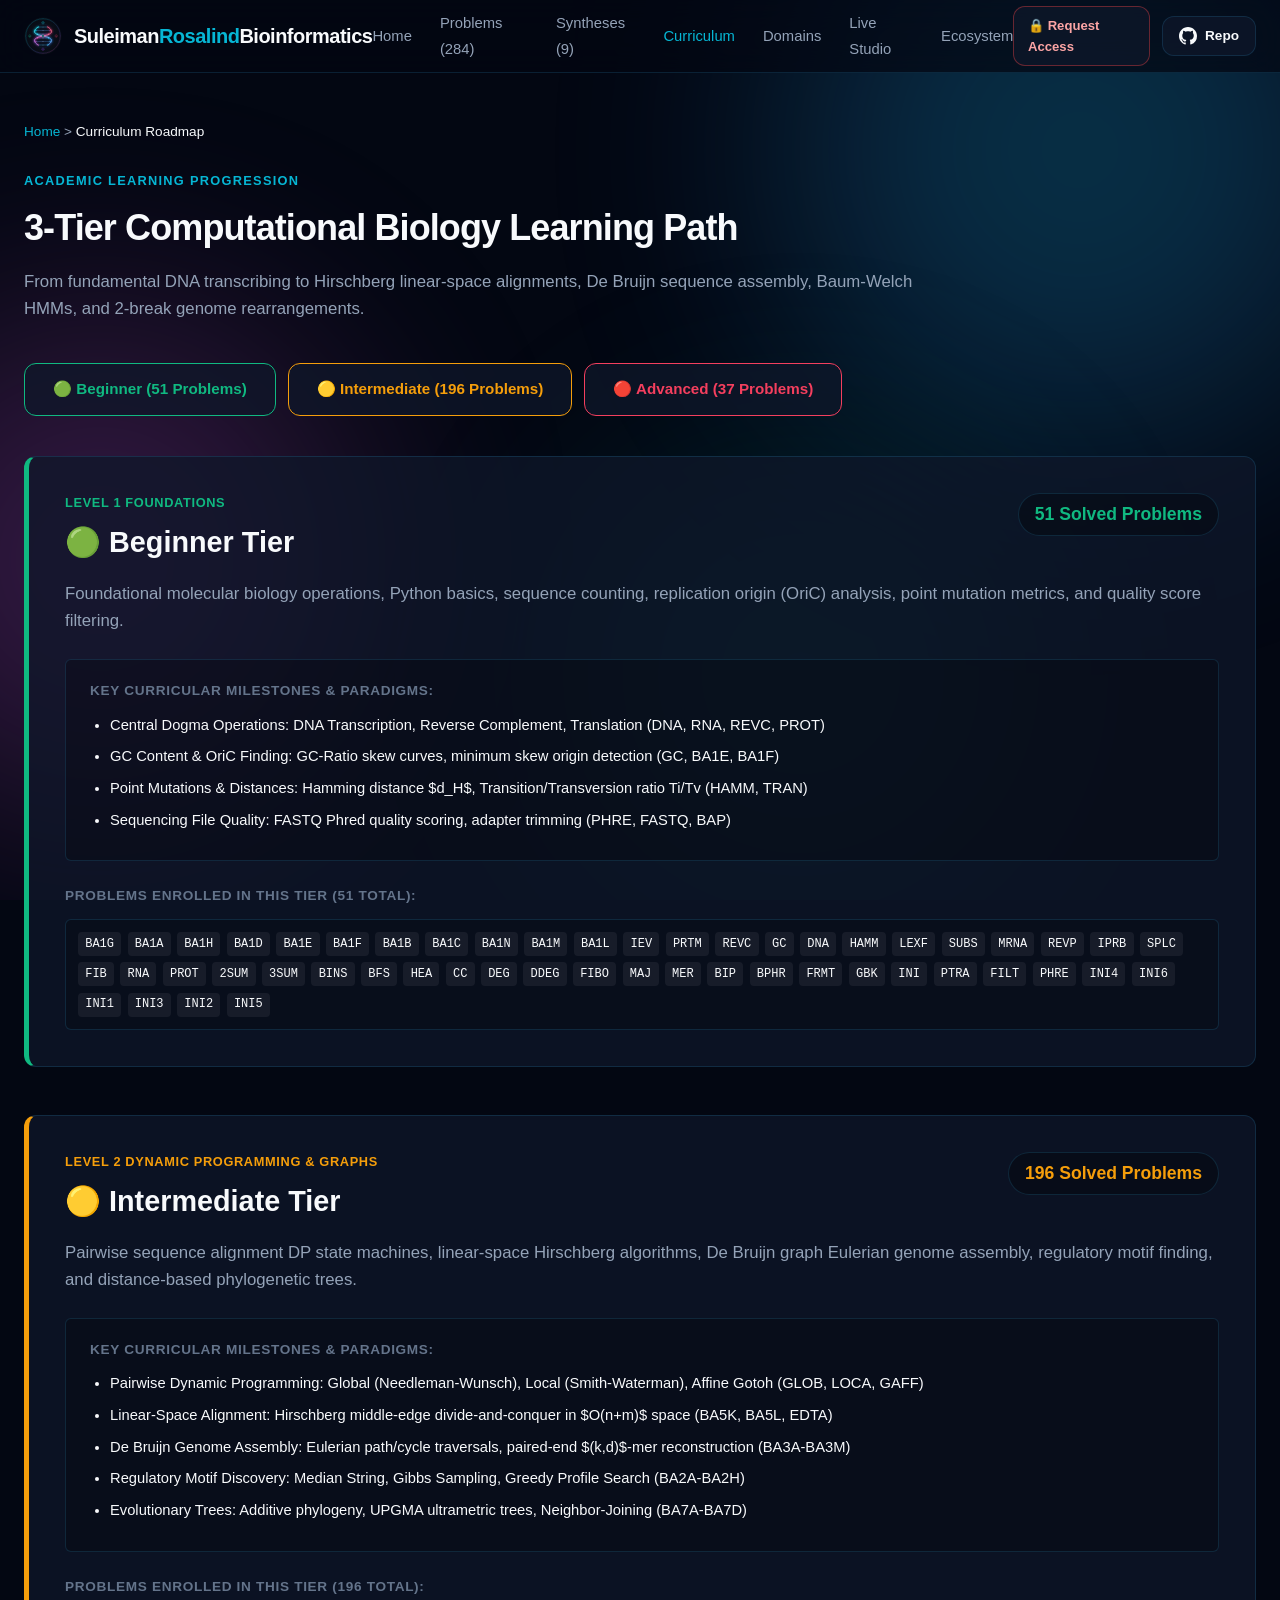
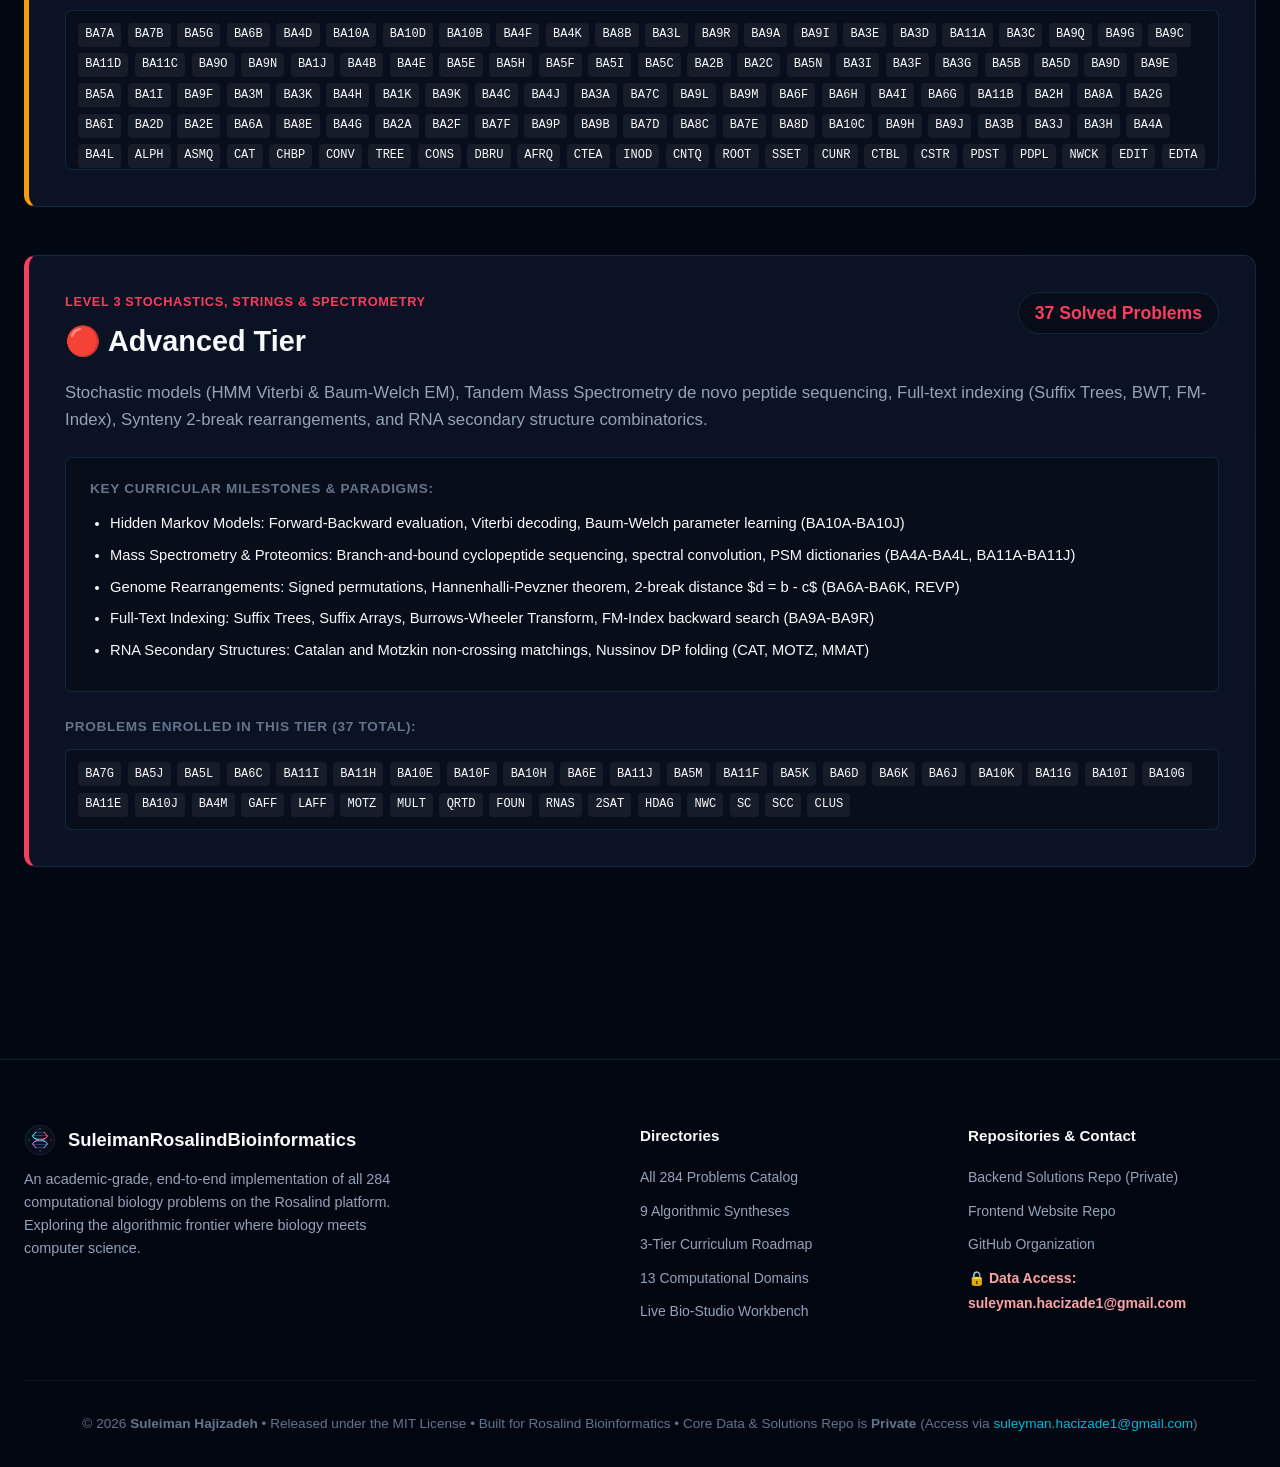
<file: curriculum/index.html>
<!DOCTYPE html>
<html lang="en" data-theme="dark">
<head>
  <meta charset="UTF-8" />
  <meta name="viewport" content="width=device-width, initial-scale=1.0" />
  <title>Computational Biology Curriculum & Learning Roadmap | SuleimanRosalindBioinformatics</title>
  
  <meta name="description" content="Structured 3-Tier learning roadmap for 284 computational biology algorithms: Beginner (51 problems), Intermediate (196 problems), and Advanced (37 problems). Master sequence alignment, De Bruijn graphs, and HMMs." />
  <meta name="keywords" content="Bioinformatics Curriculum, Computational Biology Roadmap, Bioinformatics Course, Rosalind Roadmap, Beginner Bioinformatics, Intermediate Algorithms, Advanced Computational Biology, Dynamic Programming Learning, De Bruijn Assembly, Hidden Markov Models, Phylogenetics, Suleiman Hajizadeh" />
  <meta name="author" content="Suleiman Hajizadeh" />
  <meta name="robots" content="index, follow, max-snippet:-1, max-image-preview:large, max-video-preview:-1" />
  <meta name="googlebot" content="index, follow, max-snippet:-1, max-image-preview:large" />
  <meta name="bingbot" content="index, follow, max-snippet:-1, max-image-preview:large" />
  
  <link rel="canonical" href="https://suleimanrosalindbioinformatics.github.io/curriculum/" />

  <!-- Open Graph -->
  <meta property="og:type" content="article" />
  <meta property="og:site_name" content="SuleimanRosalindBioinformatics" />
  <meta property="og:url" content="https://suleimanrosalindbioinformatics.github.io/curriculum/" />
  <meta property="og:title" content="Computational Biology Curriculum & Learning Roadmap (284 Problems)" />
  <meta property="og:description" content="3-Tier structured academic roadmap stratifying all 284 Rosalind computational biology challenges into clear pedagogical progression." />
  <meta property="og:image" content="https://suleimanrosalindbioinformatics.github.io/assets/logo-emblem.png" />
  <meta property="og:image:width" content="1024" />
  <meta property="og:image:height" content="1024" />
  <meta property="og:image:alt" content="SuleimanRosalindBioinformatics Logo" />
  <meta property="og:locale" content="en_US" />

  <!-- Twitter Card -->
  <meta name="twitter:card" content="summary_large_image" />
  <meta name="twitter:site" content="@SuleimanHajizadeh" />
  <meta name="twitter:creator" content="@SuleimanHajizadeh" />
  <meta name="twitter:url" content="https://suleimanrosalindbioinformatics.github.io/curriculum/" />
  <meta name="twitter:title" content="Computational Biology Curriculum & Learning Roadmap | 284 Solved Problems" />
  <meta name="twitter:description" content="3-Tier pedagogical curriculum stratifying 284 Rosalind computational biology problems." />
  <meta name="twitter:image" content="https://suleimanrosalindbioinformatics.github.io/assets/logo-emblem.png" />

  <!-- Icons -->
  <link rel="icon" type="image/svg+xml" href="../favicon.svg" />
  <link rel="icon" type="image/png" sizes="64x64" href="../favicon.png" />
  <link rel="apple-touch-icon" sizes="180x180" href="../apple-touch-icon.png" />
  <link rel="manifest" href="../manifest.json" />

  <!-- Stylesheet -->
  <link rel="stylesheet" href="../css/style.css" />

  <!-- JSON-LD Structured Data Schema -->
  <script type="application/ld+json">
{
  "@context": "https://schema.org",
  "@graph": [
    {
      "@type": "Course",
      "@id": "https://suleimanrosalindbioinformatics.github.io/curriculum/#course",
      "name": "Bioinformatics & Computational Biology Algorithms Master Curriculum",
      "description": "Comprehensive 3-tier curriculum covering 284 computational biology problems: sequence alignment, de novo genome assembly, HMMs, phylogenetics, mass spectrometry, and full-text string indexing.",
      "provider": {
        "@type": "EducationalOrganization",
        "name": "SuleimanRosalindBioinformatics",
        "url": "https://suleimanrosalindbioinformatics.github.io/"
      },
      "educationalLevel": "Beginner to Advanced Postgraduate",
      "numberOfCredits": 284,
      "hasCourseInstance": [
        {
          "@type": "CourseInstance",
          "name": "Beginner Tier: Foundations & Sequence Analysis",
          "courseMode": "Online / Self-Paced",
          "description": "51 Foundational problems covering Central Dogma, GC Skew, and sequence metrics."
        },
        {
          "@type": "CourseInstance",
          "name": "Intermediate Tier: Dynamic Programming & Genome Assembly",
          "courseMode": "Online / Self-Paced",
          "description": "196 Core problems covering DP alignments, De Bruijn graphs, and phylogenetics."
        },
        {
          "@type": "CourseInstance",
          "name": "Advanced Tier: Stochastic Models, Synteny & String Indexing",
          "courseMode": "Online / Self-Paced",
          "description": "37 Advanced problems covering HMMs, Mass Spectrometry, FM-Index, and 2-break distance."
        }
      ]
    }
  ]
}
  </script>
</head>
<body id="top">
  <div class="bg-atmosphere" aria-hidden="true">
    <div class="glow-orb orb-1"></div>
    <div class="glow-orb orb-2"></div>
    <div class="glow-orb orb-3"></div>
  </div>

  <header class="navbar">
    <div class="container navbar-inner">
      <a href="../" class="brand-link" aria-label="SuleimanRosalindBioinformatics Home">
        <img src="../assets/logo-icon.svg" alt="SuleimanRosalindBioinformatics Logo" class="brand-logo-img" />
        <span>Suleiman<span class="brand-accent">Rosalind</span>Bioinformatics</span>
      </a>

      <nav aria-label="Main Navigation">
        <ul class="nav-links">
          <li><a href="../" class="nav-link">Home</a></li>
          <li><a href="../problems/" class="nav-link">Problems (284)</a></li>
          <li><a href="../syntheses/" class="nav-link">Syntheses (9)</a></li>
          <li><a href="../curriculum/" class="nav-link active">Curriculum</a></li>
          <li><a href="../domains/" class="nav-link">Domains</a></li>
          <li><a href="../studio/" class="nav-link">Live Studio</a></li>
          <li><a href="../#ecosystem" class="nav-link">Ecosystem</a></li>
        </ul>
      </nav>

      <div class="nav-actions">
        <a href="mailto:suleyman.hacizade1@gmail.com?subject=Access%20Request%20-%20SuleimanRosalindBioinformatics" class="btn-secondary" style="padding: 0.5rem 0.85rem; font-size: 0.82rem; border-color: rgba(239, 68, 68, 0.4); color: #fca5a5;">
          🔒 Request Access
        </a>
        <a href="https://github.com/SuleimanRosalindBioinformatics/SuleimanRosalindBioinformatics" target="_blank" rel="noopener noreferrer" class="btn-secondary" style="padding: 0.5rem 1rem; font-size: 0.85rem;">
          <svg width="18" height="18" viewBox="0 0 24 24" fill="currentColor">
            <path d="M12 0C5.37 0 0 5.37 0 12c0 5.31 3.435 9.795 8.205 11.385.6.105.825-.255.825-.57 0-.285-.015-1.23-.015-2.235-3.015.555-3.795-.735-4.035-1.41-.135-.345-.72-1.41-1.23-1.695-.42-.225-1.02-.78-.015-.795.945-.015 1.62.87 1.845 1.23 1.08 1.815 2.805 1.305 3.495.99.105-.78.42-1.305.765-1.605-2.67-.3-5.46-1.335-5.46-5.925 0-1.305.465-2.385 1.23-3.225-.12-.3-.54-1.53.12-3.18 0 0 1.005-.315 3.3 1.23.96-.27 1.98-.405 3-.405s2.04.135 3 .405c2.295-1.56 3.3-1.23 3.3-1.23.66 1.65.24 2.88.12 3.18.765.84 1.23 1.905 1.23 3.225 0 4.605-2.805 5.625-5.475 5.925.435.375.81 1.095.81 2.22 0 1.605-.015 2.895-.015 3.3 0 .315.225.69.825.57A12.02 12.02 0 0024 12c0-6.63-5.37-12-12-12z"/>
          </svg>
          Repo
        </a>
      </div>
    </div>
  </header>

  <main class="container" style="padding-top: 3rem; padding-bottom: 5rem;">
    <!-- Breadcrumb -->
    <nav aria-label="Breadcrumb" style="font-size: 0.85rem; color: var(--text-muted); margin-bottom: 1.5rem;">
      <a href="../" style="color: var(--cyan-primary); text-decoration: none;">Home</a> &gt; 
      <span style="color: var(--text-main);">Curriculum Roadmap</span>
    </nav>

    <div class="section-header" style="text-align: left; margin-bottom: 2.5rem;">
      <span class="section-tag">Academic Learning Progression</span>
      <h1 class="section-title" style="font-size: 2.25rem;">3-Tier Computational Biology Learning Path</h1>
      <p class="section-subtitle" style="max-width: 900px; margin: 0.5rem 0 0;">
        From fundamental DNA transcribing to Hirschberg linear-space alignments, De Bruijn sequence assembly, Baum-Welch HMMs, and 2-break genome rearrangements.
      </p>
    </div>

    <!-- Tier Quick Links -->
    <div style="display: flex; gap: 0.75rem; flex-wrap: wrap; margin-bottom: 2.5rem;">
      <a href="#beginner" class="btn-secondary" style="border-color: var(--green-primary); color: var(--green-primary); text-decoration: none;">🟢 Beginner (51 Problems)</a>
      <a href="#intermediate" class="btn-secondary" style="border-color: var(--amber-primary); color: var(--amber-primary); text-decoration: none;">🟡 Intermediate (196 Problems)</a>
      <a href="#advanced" class="btn-secondary" style="border-color: var(--rose-primary); color: var(--rose-primary); text-decoration: none;">🔴 Advanced (37 Problems)</a>
    </div>

    <!-- Curriculum Content -->
    <div>
      
    <section id="beginner" class="tier-roadmap-card" style="margin-bottom: 3rem; background: var(--bg-card); border: 1px solid var(--bg-card-border); border-left: 5px solid var(--green-primary); border-radius: var(--radius-md); padding: 2.25rem;">
      <div style="display: flex; justify-content: space-between; align-items: flex-start; margin-bottom: 1rem; flex-wrap: wrap; gap: 0.5rem;">
        <div>
          <div style="font-size: 0.8rem; font-weight: 800; color: var(--green-primary); letter-spacing: 0.05em; text-transform: uppercase; margin-bottom: 0.35rem;">LEVEL 1 FOUNDATIONS</div>
          <h2 style="font-size: 1.8rem; font-weight: 800; color: var(--text-main); margin: 0;">🟢 Beginner Tier</h2>
        </div>
        <div style="font-size: 1.1rem; font-weight: 800; color: var(--green-primary); background: rgba(0,0,0,0.3); padding: 0.4rem 1rem; border-radius: 999px; border: 1px solid var(--bg-card-border);">
          51 Solved Problems
        </div>
      </div>

      <p style="font-size: 1.05rem; color: var(--text-muted); line-height: 1.6; margin-bottom: 1.5rem;">Foundational molecular biology operations, Python basics, sequence counting, replication origin (OriC) analysis, point mutation metrics, and quality score filtering.</p>

      <div style="background: rgba(0,0,0,0.25); padding: 1.25rem 1.5rem; border-radius: var(--radius-sm); border: 1px solid var(--bg-card-border); margin-bottom: 1.5rem;">
        <h4 style="font-size: 0.85rem; text-transform: uppercase; letter-spacing: 0.05em; color: var(--text-subtle); margin-bottom: 0.75rem;">Key Curricular Milestones & Paradigms:</h4>
        <ul style="padding-left: 1.25rem; margin-bottom: 0;">
          <li style="margin-bottom:0.6rem; color:var(--text-main); font-size:0.92rem; line-height:1.5;">Central Dogma Operations: DNA Transcription, Reverse Complement, Translation (DNA, RNA, REVC, PROT)</li><li style="margin-bottom:0.6rem; color:var(--text-main); font-size:0.92rem; line-height:1.5;">GC Content & OriC Finding: GC-Ratio skew curves, minimum skew origin detection (GC, BA1E, BA1F)</li><li style="margin-bottom:0.6rem; color:var(--text-main); font-size:0.92rem; line-height:1.5;">Point Mutations & Distances: Hamming distance $d_H$, Transition/Transversion ratio Ti/Tv (HAMM, TRAN)</li><li style="margin-bottom:0.6rem; color:var(--text-main); font-size:0.92rem; line-height:1.5;">Sequencing File Quality: FASTQ Phred quality scoring, adapter trimming (PHRE, FASTQ, BAP)</li>
        </ul>
      </div>

      <div>
        <h4 style="font-size: 0.85rem; text-transform: uppercase; letter-spacing: 0.05em; color: var(--text-subtle); margin-bottom: 0.75rem;">Problems Enrolled in this Tier (51 Total):</h4>
        <div style="display: flex; gap: 0.4rem; flex-wrap: wrap; max-height: 160px; overflow-y: auto; padding: 0.75rem; background: rgba(0,0,0,0.2); border-radius: 6px; border: 1px solid var(--bg-card-border);">
          <a href="../problems/#ba1g" style="font-size:0.75rem; text-decoration:none; padding:0.15rem 0.45rem; background:rgba(255,255,255,0.06); color:var(--text-main); border-radius:4px; font-family:var(--font-mono);">BA1G</a> <a href="../problems/#ba1a" style="font-size:0.75rem; text-decoration:none; padding:0.15rem 0.45rem; background:rgba(255,255,255,0.06); color:var(--text-main); border-radius:4px; font-family:var(--font-mono);">BA1A</a> <a href="../problems/#ba1h" style="font-size:0.75rem; text-decoration:none; padding:0.15rem 0.45rem; background:rgba(255,255,255,0.06); color:var(--text-main); border-radius:4px; font-family:var(--font-mono);">BA1H</a> <a href="../problems/#ba1d" style="font-size:0.75rem; text-decoration:none; padding:0.15rem 0.45rem; background:rgba(255,255,255,0.06); color:var(--text-main); border-radius:4px; font-family:var(--font-mono);">BA1D</a> <a href="../problems/#ba1e" style="font-size:0.75rem; text-decoration:none; padding:0.15rem 0.45rem; background:rgba(255,255,255,0.06); color:var(--text-main); border-radius:4px; font-family:var(--font-mono);">BA1E</a> <a href="../problems/#ba1f" style="font-size:0.75rem; text-decoration:none; padding:0.15rem 0.45rem; background:rgba(255,255,255,0.06); color:var(--text-main); border-radius:4px; font-family:var(--font-mono);">BA1F</a> <a href="../problems/#ba1b" style="font-size:0.75rem; text-decoration:none; padding:0.15rem 0.45rem; background:rgba(255,255,255,0.06); color:var(--text-main); border-radius:4px; font-family:var(--font-mono);">BA1B</a> <a href="../problems/#ba1c" style="font-size:0.75rem; text-decoration:none; padding:0.15rem 0.45rem; background:rgba(255,255,255,0.06); color:var(--text-main); border-radius:4px; font-family:var(--font-mono);">BA1C</a> <a href="../problems/#ba1n" style="font-size:0.75rem; text-decoration:none; padding:0.15rem 0.45rem; background:rgba(255,255,255,0.06); color:var(--text-main); border-radius:4px; font-family:var(--font-mono);">BA1N</a> <a href="../problems/#ba1m" style="font-size:0.75rem; text-decoration:none; padding:0.15rem 0.45rem; background:rgba(255,255,255,0.06); color:var(--text-main); border-radius:4px; font-family:var(--font-mono);">BA1M</a> <a href="../problems/#ba1l" style="font-size:0.75rem; text-decoration:none; padding:0.15rem 0.45rem; background:rgba(255,255,255,0.06); color:var(--text-main); border-radius:4px; font-family:var(--font-mono);">BA1L</a> <a href="../problems/#iev" style="font-size:0.75rem; text-decoration:none; padding:0.15rem 0.45rem; background:rgba(255,255,255,0.06); color:var(--text-main); border-radius:4px; font-family:var(--font-mono);">IEV</a> <a href="../problems/#prtm" style="font-size:0.75rem; text-decoration:none; padding:0.15rem 0.45rem; background:rgba(255,255,255,0.06); color:var(--text-main); border-radius:4px; font-family:var(--font-mono);">PRTM</a> <a href="../problems/#revc" style="font-size:0.75rem; text-decoration:none; padding:0.15rem 0.45rem; background:rgba(255,255,255,0.06); color:var(--text-main); border-radius:4px; font-family:var(--font-mono);">REVC</a> <a href="../problems/#gc" style="font-size:0.75rem; text-decoration:none; padding:0.15rem 0.45rem; background:rgba(255,255,255,0.06); color:var(--text-main); border-radius:4px; font-family:var(--font-mono);">GC</a> <a href="../problems/#dna" style="font-size:0.75rem; text-decoration:none; padding:0.15rem 0.45rem; background:rgba(255,255,255,0.06); color:var(--text-main); border-radius:4px; font-family:var(--font-mono);">DNA</a> <a href="../problems/#hamm" style="font-size:0.75rem; text-decoration:none; padding:0.15rem 0.45rem; background:rgba(255,255,255,0.06); color:var(--text-main); border-radius:4px; font-family:var(--font-mono);">HAMM</a> <a href="../problems/#lexf" style="font-size:0.75rem; text-decoration:none; padding:0.15rem 0.45rem; background:rgba(255,255,255,0.06); color:var(--text-main); border-radius:4px; font-family:var(--font-mono);">LEXF</a> <a href="../problems/#subs" style="font-size:0.75rem; text-decoration:none; padding:0.15rem 0.45rem; background:rgba(255,255,255,0.06); color:var(--text-main); border-radius:4px; font-family:var(--font-mono);">SUBS</a> <a href="../problems/#mrna" style="font-size:0.75rem; text-decoration:none; padding:0.15rem 0.45rem; background:rgba(255,255,255,0.06); color:var(--text-main); border-radius:4px; font-family:var(--font-mono);">MRNA</a> <a href="../problems/#revp" style="font-size:0.75rem; text-decoration:none; padding:0.15rem 0.45rem; background:rgba(255,255,255,0.06); color:var(--text-main); border-radius:4px; font-family:var(--font-mono);">REVP</a> <a href="../problems/#iprb" style="font-size:0.75rem; text-decoration:none; padding:0.15rem 0.45rem; background:rgba(255,255,255,0.06); color:var(--text-main); border-radius:4px; font-family:var(--font-mono);">IPRB</a> <a href="../problems/#splc" style="font-size:0.75rem; text-decoration:none; padding:0.15rem 0.45rem; background:rgba(255,255,255,0.06); color:var(--text-main); border-radius:4px; font-family:var(--font-mono);">SPLC</a> <a href="../problems/#fib" style="font-size:0.75rem; text-decoration:none; padding:0.15rem 0.45rem; background:rgba(255,255,255,0.06); color:var(--text-main); border-radius:4px; font-family:var(--font-mono);">FIB</a> <a href="../problems/#rna" style="font-size:0.75rem; text-decoration:none; padding:0.15rem 0.45rem; background:rgba(255,255,255,0.06); color:var(--text-main); border-radius:4px; font-family:var(--font-mono);">RNA</a> <a href="../problems/#prot" style="font-size:0.75rem; text-decoration:none; padding:0.15rem 0.45rem; background:rgba(255,255,255,0.06); color:var(--text-main); border-radius:4px; font-family:var(--font-mono);">PROT</a> <a href="../problems/#2sum" style="font-size:0.75rem; text-decoration:none; padding:0.15rem 0.45rem; background:rgba(255,255,255,0.06); color:var(--text-main); border-radius:4px; font-family:var(--font-mono);">2SUM</a> <a href="../problems/#3sum" style="font-size:0.75rem; text-decoration:none; padding:0.15rem 0.45rem; background:rgba(255,255,255,0.06); color:var(--text-main); border-radius:4px; font-family:var(--font-mono);">3SUM</a> <a href="../problems/#bins" style="font-size:0.75rem; text-decoration:none; padding:0.15rem 0.45rem; background:rgba(255,255,255,0.06); color:var(--text-main); border-radius:4px; font-family:var(--font-mono);">BINS</a> <a href="../problems/#bfs" style="font-size:0.75rem; text-decoration:none; padding:0.15rem 0.45rem; background:rgba(255,255,255,0.06); color:var(--text-main); border-radius:4px; font-family:var(--font-mono);">BFS</a> <a href="../problems/#hea" style="font-size:0.75rem; text-decoration:none; padding:0.15rem 0.45rem; background:rgba(255,255,255,0.06); color:var(--text-main); border-radius:4px; font-family:var(--font-mono);">HEA</a> <a href="../problems/#cc" style="font-size:0.75rem; text-decoration:none; padding:0.15rem 0.45rem; background:rgba(255,255,255,0.06); color:var(--text-main); border-radius:4px; font-family:var(--font-mono);">CC</a> <a href="../problems/#deg" style="font-size:0.75rem; text-decoration:none; padding:0.15rem 0.45rem; background:rgba(255,255,255,0.06); color:var(--text-main); border-radius:4px; font-family:var(--font-mono);">DEG</a> <a href="../problems/#ddeg" style="font-size:0.75rem; text-decoration:none; padding:0.15rem 0.45rem; background:rgba(255,255,255,0.06); color:var(--text-main); border-radius:4px; font-family:var(--font-mono);">DDEG</a> <a href="../problems/#fibo" style="font-size:0.75rem; text-decoration:none; padding:0.15rem 0.45rem; background:rgba(255,255,255,0.06); color:var(--text-main); border-radius:4px; font-family:var(--font-mono);">FIBO</a> <a href="../problems/#maj" style="font-size:0.75rem; text-decoration:none; padding:0.15rem 0.45rem; background:rgba(255,255,255,0.06); color:var(--text-main); border-radius:4px; font-family:var(--font-mono);">MAJ</a> <a href="../problems/#mer" style="font-size:0.75rem; text-decoration:none; padding:0.15rem 0.45rem; background:rgba(255,255,255,0.06); color:var(--text-main); border-radius:4px; font-family:var(--font-mono);">MER</a> <a href="../problems/#bip" style="font-size:0.75rem; text-decoration:none; padding:0.15rem 0.45rem; background:rgba(255,255,255,0.06); color:var(--text-main); border-radius:4px; font-family:var(--font-mono);">BIP</a> <a href="../problems/#bphr" style="font-size:0.75rem; text-decoration:none; padding:0.15rem 0.45rem; background:rgba(255,255,255,0.06); color:var(--text-main); border-radius:4px; font-family:var(--font-mono);">BPHR</a> <a href="../problems/#frmt" style="font-size:0.75rem; text-decoration:none; padding:0.15rem 0.45rem; background:rgba(255,255,255,0.06); color:var(--text-main); border-radius:4px; font-family:var(--font-mono);">FRMT</a> <a href="../problems/#gbk" style="font-size:0.75rem; text-decoration:none; padding:0.15rem 0.45rem; background:rgba(255,255,255,0.06); color:var(--text-main); border-radius:4px; font-family:var(--font-mono);">GBK</a> <a href="../problems/#ini" style="font-size:0.75rem; text-decoration:none; padding:0.15rem 0.45rem; background:rgba(255,255,255,0.06); color:var(--text-main); border-radius:4px; font-family:var(--font-mono);">INI</a> <a href="../problems/#ptra" style="font-size:0.75rem; text-decoration:none; padding:0.15rem 0.45rem; background:rgba(255,255,255,0.06); color:var(--text-main); border-radius:4px; font-family:var(--font-mono);">PTRA</a> <a href="../problems/#filt" style="font-size:0.75rem; text-decoration:none; padding:0.15rem 0.45rem; background:rgba(255,255,255,0.06); color:var(--text-main); border-radius:4px; font-family:var(--font-mono);">FILT</a> <a href="../problems/#phre" style="font-size:0.75rem; text-decoration:none; padding:0.15rem 0.45rem; background:rgba(255,255,255,0.06); color:var(--text-main); border-radius:4px; font-family:var(--font-mono);">PHRE</a> <a href="../problems/#ini4" style="font-size:0.75rem; text-decoration:none; padding:0.15rem 0.45rem; background:rgba(255,255,255,0.06); color:var(--text-main); border-radius:4px; font-family:var(--font-mono);">INI4</a> <a href="../problems/#ini6" style="font-size:0.75rem; text-decoration:none; padding:0.15rem 0.45rem; background:rgba(255,255,255,0.06); color:var(--text-main); border-radius:4px; font-family:var(--font-mono);">INI6</a> <a href="../problems/#ini1" style="font-size:0.75rem; text-decoration:none; padding:0.15rem 0.45rem; background:rgba(255,255,255,0.06); color:var(--text-main); border-radius:4px; font-family:var(--font-mono);">INI1</a> <a href="../problems/#ini3" style="font-size:0.75rem; text-decoration:none; padding:0.15rem 0.45rem; background:rgba(255,255,255,0.06); color:var(--text-main); border-radius:4px; font-family:var(--font-mono);">INI3</a> <a href="../problems/#ini2" style="font-size:0.75rem; text-decoration:none; padding:0.15rem 0.45rem; background:rgba(255,255,255,0.06); color:var(--text-main); border-radius:4px; font-family:var(--font-mono);">INI2</a> <a href="../problems/#ini5" style="font-size:0.75rem; text-decoration:none; padding:0.15rem 0.45rem; background:rgba(255,255,255,0.06); color:var(--text-main); border-radius:4px; font-family:var(--font-mono);">INI5</a>
        </div>
      </div>
    </section>
    

    <section id="intermediate" class="tier-roadmap-card" style="margin-bottom: 3rem; background: var(--bg-card); border: 1px solid var(--bg-card-border); border-left: 5px solid var(--amber-primary); border-radius: var(--radius-md); padding: 2.25rem;">
      <div style="display: flex; justify-content: space-between; align-items: flex-start; margin-bottom: 1rem; flex-wrap: wrap; gap: 0.5rem;">
        <div>
          <div style="font-size: 0.8rem; font-weight: 800; color: var(--amber-primary); letter-spacing: 0.05em; text-transform: uppercase; margin-bottom: 0.35rem;">LEVEL 2 DYNAMIC PROGRAMMING & GRAPHS</div>
          <h2 style="font-size: 1.8rem; font-weight: 800; color: var(--text-main); margin: 0;">🟡 Intermediate Tier</h2>
        </div>
        <div style="font-size: 1.1rem; font-weight: 800; color: var(--amber-primary); background: rgba(0,0,0,0.3); padding: 0.4rem 1rem; border-radius: 999px; border: 1px solid var(--bg-card-border);">
          196 Solved Problems
        </div>
      </div>

      <p style="font-size: 1.05rem; color: var(--text-muted); line-height: 1.6; margin-bottom: 1.5rem;">Pairwise sequence alignment DP state machines, linear-space Hirschberg algorithms, De Bruijn graph Eulerian genome assembly, regulatory motif finding, and distance-based phylogenetic trees.</p>

      <div style="background: rgba(0,0,0,0.25); padding: 1.25rem 1.5rem; border-radius: var(--radius-sm); border: 1px solid var(--bg-card-border); margin-bottom: 1.5rem;">
        <h4 style="font-size: 0.85rem; text-transform: uppercase; letter-spacing: 0.05em; color: var(--text-subtle); margin-bottom: 0.75rem;">Key Curricular Milestones & Paradigms:</h4>
        <ul style="padding-left: 1.25rem; margin-bottom: 0;">
          <li style="margin-bottom:0.6rem; color:var(--text-main); font-size:0.92rem; line-height:1.5;">Pairwise Dynamic Programming: Global (Needleman-Wunsch), Local (Smith-Waterman), Affine Gotoh (GLOB, LOCA, GAFF)</li><li style="margin-bottom:0.6rem; color:var(--text-main); font-size:0.92rem; line-height:1.5;">Linear-Space Alignment: Hirschberg middle-edge divide-and-conquer in $O(n+m)$ space (BA5K, BA5L, EDTA)</li><li style="margin-bottom:0.6rem; color:var(--text-main); font-size:0.92rem; line-height:1.5;">De Bruijn Genome Assembly: Eulerian path/cycle traversals, paired-end $(k,d)$-mer reconstruction (BA3A-BA3M)</li><li style="margin-bottom:0.6rem; color:var(--text-main); font-size:0.92rem; line-height:1.5;">Regulatory Motif Discovery: Median String, Gibbs Sampling, Greedy Profile Search (BA2A-BA2H)</li><li style="margin-bottom:0.6rem; color:var(--text-main); font-size:0.92rem; line-height:1.5;">Evolutionary Trees: Additive phylogeny, UPGMA ultrametric trees, Neighbor-Joining (BA7A-BA7D)</li>
        </ul>
      </div>

      <div>
        <h4 style="font-size: 0.85rem; text-transform: uppercase; letter-spacing: 0.05em; color: var(--text-subtle); margin-bottom: 0.75rem;">Problems Enrolled in this Tier (196 Total):</h4>
        <div style="display: flex; gap: 0.4rem; flex-wrap: wrap; max-height: 160px; overflow-y: auto; padding: 0.75rem; background: rgba(0,0,0,0.2); border-radius: 6px; border: 1px solid var(--bg-card-border);">
          <a href="../problems/#ba7a" style="font-size:0.75rem; text-decoration:none; padding:0.15rem 0.45rem; background:rgba(255,255,255,0.06); color:var(--text-main); border-radius:4px; font-family:var(--font-mono);">BA7A</a> <a href="../problems/#ba7b" style="font-size:0.75rem; text-decoration:none; padding:0.15rem 0.45rem; background:rgba(255,255,255,0.06); color:var(--text-main); border-radius:4px; font-family:var(--font-mono);">BA7B</a> <a href="../problems/#ba5g" style="font-size:0.75rem; text-decoration:none; padding:0.15rem 0.45rem; background:rgba(255,255,255,0.06); color:var(--text-main); border-radius:4px; font-family:var(--font-mono);">BA5G</a> <a href="../problems/#ba6b" style="font-size:0.75rem; text-decoration:none; padding:0.15rem 0.45rem; background:rgba(255,255,255,0.06); color:var(--text-main); border-radius:4px; font-family:var(--font-mono);">BA6B</a> <a href="../problems/#ba4d" style="font-size:0.75rem; text-decoration:none; padding:0.15rem 0.45rem; background:rgba(255,255,255,0.06); color:var(--text-main); border-radius:4px; font-family:var(--font-mono);">BA4D</a> <a href="../problems/#ba10a" style="font-size:0.75rem; text-decoration:none; padding:0.15rem 0.45rem; background:rgba(255,255,255,0.06); color:var(--text-main); border-radius:4px; font-family:var(--font-mono);">BA10A</a> <a href="../problems/#ba10d" style="font-size:0.75rem; text-decoration:none; padding:0.15rem 0.45rem; background:rgba(255,255,255,0.06); color:var(--text-main); border-radius:4px; font-family:var(--font-mono);">BA10D</a> <a href="../problems/#ba10b" style="font-size:0.75rem; text-decoration:none; padding:0.15rem 0.45rem; background:rgba(255,255,255,0.06); color:var(--text-main); border-radius:4px; font-family:var(--font-mono);">BA10B</a> <a href="../problems/#ba4f" style="font-size:0.75rem; text-decoration:none; padding:0.15rem 0.45rem; background:rgba(255,255,255,0.06); color:var(--text-main); border-radius:4px; font-family:var(--font-mono);">BA4F</a> <a href="../problems/#ba4k" style="font-size:0.75rem; text-decoration:none; padding:0.15rem 0.45rem; background:rgba(255,255,255,0.06); color:var(--text-main); border-radius:4px; font-family:var(--font-mono);">BA4K</a> <a href="../problems/#ba8b" style="font-size:0.75rem; text-decoration:none; padding:0.15rem 0.45rem; background:rgba(255,255,255,0.06); color:var(--text-main); border-radius:4px; font-family:var(--font-mono);">BA8B</a> <a href="../problems/#ba3l" style="font-size:0.75rem; text-decoration:none; padding:0.15rem 0.45rem; background:rgba(255,255,255,0.06); color:var(--text-main); border-radius:4px; font-family:var(--font-mono);">BA3L</a> <a href="../problems/#ba9r" style="font-size:0.75rem; text-decoration:none; padding:0.15rem 0.45rem; background:rgba(255,255,255,0.06); color:var(--text-main); border-radius:4px; font-family:var(--font-mono);">BA9R</a> <a href="../problems/#ba9a" style="font-size:0.75rem; text-decoration:none; padding:0.15rem 0.45rem; background:rgba(255,255,255,0.06); color:var(--text-main); border-radius:4px; font-family:var(--font-mono);">BA9A</a> <a href="../problems/#ba9i" style="font-size:0.75rem; text-decoration:none; padding:0.15rem 0.45rem; background:rgba(255,255,255,0.06); color:var(--text-main); border-radius:4px; font-family:var(--font-mono);">BA9I</a> <a href="../problems/#ba3e" style="font-size:0.75rem; text-decoration:none; padding:0.15rem 0.45rem; background:rgba(255,255,255,0.06); color:var(--text-main); border-radius:4px; font-family:var(--font-mono);">BA3E</a> <a href="../problems/#ba3d" style="font-size:0.75rem; text-decoration:none; padding:0.15rem 0.45rem; background:rgba(255,255,255,0.06); color:var(--text-main); border-radius:4px; font-family:var(--font-mono);">BA3D</a> <a href="../problems/#ba11a" style="font-size:0.75rem; text-decoration:none; padding:0.15rem 0.45rem; background:rgba(255,255,255,0.06); color:var(--text-main); border-radius:4px; font-family:var(--font-mono);">BA11A</a> <a href="../problems/#ba3c" style="font-size:0.75rem; text-decoration:none; padding:0.15rem 0.45rem; background:rgba(255,255,255,0.06); color:var(--text-main); border-radius:4px; font-family:var(--font-mono);">BA3C</a> <a href="../problems/#ba9q" style="font-size:0.75rem; text-decoration:none; padding:0.15rem 0.45rem; background:rgba(255,255,255,0.06); color:var(--text-main); border-radius:4px; font-family:var(--font-mono);">BA9Q</a> <a href="../problems/#ba9g" style="font-size:0.75rem; text-decoration:none; padding:0.15rem 0.45rem; background:rgba(255,255,255,0.06); color:var(--text-main); border-radius:4px; font-family:var(--font-mono);">BA9G</a> <a href="../problems/#ba9c" style="font-size:0.75rem; text-decoration:none; padding:0.15rem 0.45rem; background:rgba(255,255,255,0.06); color:var(--text-main); border-radius:4px; font-family:var(--font-mono);">BA9C</a> <a href="../problems/#ba11d" style="font-size:0.75rem; text-decoration:none; padding:0.15rem 0.45rem; background:rgba(255,255,255,0.06); color:var(--text-main); border-radius:4px; font-family:var(--font-mono);">BA11D</a> <a href="../problems/#ba11c" style="font-size:0.75rem; text-decoration:none; padding:0.15rem 0.45rem; background:rgba(255,255,255,0.06); color:var(--text-main); border-radius:4px; font-family:var(--font-mono);">BA11C</a> <a href="../problems/#ba9o" style="font-size:0.75rem; text-decoration:none; padding:0.15rem 0.45rem; background:rgba(255,255,255,0.06); color:var(--text-main); border-radius:4px; font-family:var(--font-mono);">BA9O</a> <a href="../problems/#ba9n" style="font-size:0.75rem; text-decoration:none; padding:0.15rem 0.45rem; background:rgba(255,255,255,0.06); color:var(--text-main); border-radius:4px; font-family:var(--font-mono);">BA9N</a> <a href="../problems/#ba1j" style="font-size:0.75rem; text-decoration:none; padding:0.15rem 0.45rem; background:rgba(255,255,255,0.06); color:var(--text-main); border-radius:4px; font-family:var(--font-mono);">BA1J</a> <a href="../problems/#ba4b" style="font-size:0.75rem; text-decoration:none; padding:0.15rem 0.45rem; background:rgba(255,255,255,0.06); color:var(--text-main); border-radius:4px; font-family:var(--font-mono);">BA4B</a> <a href="../problems/#ba4e" style="font-size:0.75rem; text-decoration:none; padding:0.15rem 0.45rem; background:rgba(255,255,255,0.06); color:var(--text-main); border-radius:4px; font-family:var(--font-mono);">BA4E</a> <a href="../problems/#ba5e" style="font-size:0.75rem; text-decoration:none; padding:0.15rem 0.45rem; background:rgba(255,255,255,0.06); color:var(--text-main); border-radius:4px; font-family:var(--font-mono);">BA5E</a> <a href="../problems/#ba5h" style="font-size:0.75rem; text-decoration:none; padding:0.15rem 0.45rem; background:rgba(255,255,255,0.06); color:var(--text-main); border-radius:4px; font-family:var(--font-mono);">BA5H</a> <a href="../problems/#ba5f" style="font-size:0.75rem; text-decoration:none; padding:0.15rem 0.45rem; background:rgba(255,255,255,0.06); color:var(--text-main); border-radius:4px; font-family:var(--font-mono);">BA5F</a> <a href="../problems/#ba5i" style="font-size:0.75rem; text-decoration:none; padding:0.15rem 0.45rem; background:rgba(255,255,255,0.06); color:var(--text-main); border-radius:4px; font-family:var(--font-mono);">BA5I</a> <a href="../problems/#ba5c" style="font-size:0.75rem; text-decoration:none; padding:0.15rem 0.45rem; background:rgba(255,255,255,0.06); color:var(--text-main); border-radius:4px; font-family:var(--font-mono);">BA5C</a> <a href="../problems/#ba2b" style="font-size:0.75rem; text-decoration:none; padding:0.15rem 0.45rem; background:rgba(255,255,255,0.06); color:var(--text-main); border-radius:4px; font-family:var(--font-mono);">BA2B</a> <a href="../problems/#ba2c" style="font-size:0.75rem; text-decoration:none; padding:0.15rem 0.45rem; background:rgba(255,255,255,0.06); color:var(--text-main); border-radius:4px; font-family:var(--font-mono);">BA2C</a> <a href="../problems/#ba5n" style="font-size:0.75rem; text-decoration:none; padding:0.15rem 0.45rem; background:rgba(255,255,255,0.06); color:var(--text-main); border-radius:4px; font-family:var(--font-mono);">BA5N</a> <a href="../problems/#ba3i" style="font-size:0.75rem; text-decoration:none; padding:0.15rem 0.45rem; background:rgba(255,255,255,0.06); color:var(--text-main); border-radius:4px; font-family:var(--font-mono);">BA3I</a> <a href="../problems/#ba3f" style="font-size:0.75rem; text-decoration:none; padding:0.15rem 0.45rem; background:rgba(255,255,255,0.06); color:var(--text-main); border-radius:4px; font-family:var(--font-mono);">BA3F</a> <a href="../problems/#ba3g" style="font-size:0.75rem; text-decoration:none; padding:0.15rem 0.45rem; background:rgba(255,255,255,0.06); color:var(--text-main); border-radius:4px; font-family:var(--font-mono);">BA3G</a> <a href="../problems/#ba5b" style="font-size:0.75rem; text-decoration:none; padding:0.15rem 0.45rem; background:rgba(255,255,255,0.06); color:var(--text-main); border-radius:4px; font-family:var(--font-mono);">BA5B</a> <a href="../problems/#ba5d" style="font-size:0.75rem; text-decoration:none; padding:0.15rem 0.45rem; background:rgba(255,255,255,0.06); color:var(--text-main); border-radius:4px; font-family:var(--font-mono);">BA5D</a> <a href="../problems/#ba9d" style="font-size:0.75rem; text-decoration:none; padding:0.15rem 0.45rem; background:rgba(255,255,255,0.06); color:var(--text-main); border-radius:4px; font-family:var(--font-mono);">BA9D</a> <a href="../problems/#ba9e" style="font-size:0.75rem; text-decoration:none; padding:0.15rem 0.45rem; background:rgba(255,255,255,0.06); color:var(--text-main); border-radius:4px; font-family:var(--font-mono);">BA9E</a> <a href="../problems/#ba5a" style="font-size:0.75rem; text-decoration:none; padding:0.15rem 0.45rem; background:rgba(255,255,255,0.06); color:var(--text-main); border-radius:4px; font-family:var(--font-mono);">BA5A</a> <a href="../problems/#ba1i" style="font-size:0.75rem; text-decoration:none; padding:0.15rem 0.45rem; background:rgba(255,255,255,0.06); color:var(--text-main); border-radius:4px; font-family:var(--font-mono);">BA1I</a> <a href="../problems/#ba9f" style="font-size:0.75rem; text-decoration:none; padding:0.15rem 0.45rem; background:rgba(255,255,255,0.06); color:var(--text-main); border-radius:4px; font-family:var(--font-mono);">BA9F</a> <a href="../problems/#ba3m" style="font-size:0.75rem; text-decoration:none; padding:0.15rem 0.45rem; background:rgba(255,255,255,0.06); color:var(--text-main); border-radius:4px; font-family:var(--font-mono);">BA3M</a> <a href="../problems/#ba3k" style="font-size:0.75rem; text-decoration:none; padding:0.15rem 0.45rem; background:rgba(255,255,255,0.06); color:var(--text-main); border-radius:4px; font-family:var(--font-mono);">BA3K</a> <a href="../problems/#ba4h" style="font-size:0.75rem; text-decoration:none; padding:0.15rem 0.45rem; background:rgba(255,255,255,0.06); color:var(--text-main); border-radius:4px; font-family:var(--font-mono);">BA4H</a> <a href="../problems/#ba1k" style="font-size:0.75rem; text-decoration:none; padding:0.15rem 0.45rem; background:rgba(255,255,255,0.06); color:var(--text-main); border-radius:4px; font-family:var(--font-mono);">BA1K</a> <a href="../problems/#ba9k" style="font-size:0.75rem; text-decoration:none; padding:0.15rem 0.45rem; background:rgba(255,255,255,0.06); color:var(--text-main); border-radius:4px; font-family:var(--font-mono);">BA9K</a> <a href="../problems/#ba4c" style="font-size:0.75rem; text-decoration:none; padding:0.15rem 0.45rem; background:rgba(255,255,255,0.06); color:var(--text-main); border-radius:4px; font-family:var(--font-mono);">BA4C</a> <a href="../problems/#ba4j" style="font-size:0.75rem; text-decoration:none; padding:0.15rem 0.45rem; background:rgba(255,255,255,0.06); color:var(--text-main); border-radius:4px; font-family:var(--font-mono);">BA4J</a> <a href="../problems/#ba3a" style="font-size:0.75rem; text-decoration:none; padding:0.15rem 0.45rem; background:rgba(255,255,255,0.06); color:var(--text-main); border-radius:4px; font-family:var(--font-mono);">BA3A</a> <a href="../problems/#ba7c" style="font-size:0.75rem; text-decoration:none; padding:0.15rem 0.45rem; background:rgba(255,255,255,0.06); color:var(--text-main); border-radius:4px; font-family:var(--font-mono);">BA7C</a> <a href="../problems/#ba9l" style="font-size:0.75rem; text-decoration:none; padding:0.15rem 0.45rem; background:rgba(255,255,255,0.06); color:var(--text-main); border-radius:4px; font-family:var(--font-mono);">BA9L</a> <a href="../problems/#ba9m" style="font-size:0.75rem; text-decoration:none; padding:0.15rem 0.45rem; background:rgba(255,255,255,0.06); color:var(--text-main); border-radius:4px; font-family:var(--font-mono);">BA9M</a> <a href="../problems/#ba6f" style="font-size:0.75rem; text-decoration:none; padding:0.15rem 0.45rem; background:rgba(255,255,255,0.06); color:var(--text-main); border-radius:4px; font-family:var(--font-mono);">BA6F</a> <a href="../problems/#ba6h" style="font-size:0.75rem; text-decoration:none; padding:0.15rem 0.45rem; background:rgba(255,255,255,0.06); color:var(--text-main); border-radius:4px; font-family:var(--font-mono);">BA6H</a> <a href="../problems/#ba4i" style="font-size:0.75rem; text-decoration:none; padding:0.15rem 0.45rem; background:rgba(255,255,255,0.06); color:var(--text-main); border-radius:4px; font-family:var(--font-mono);">BA4I</a> <a href="../problems/#ba6g" style="font-size:0.75rem; text-decoration:none; padding:0.15rem 0.45rem; background:rgba(255,255,255,0.06); color:var(--text-main); border-radius:4px; font-family:var(--font-mono);">BA6G</a> <a href="../problems/#ba11b" style="font-size:0.75rem; text-decoration:none; padding:0.15rem 0.45rem; background:rgba(255,255,255,0.06); color:var(--text-main); border-radius:4px; font-family:var(--font-mono);">BA11B</a> <a href="../problems/#ba2h" style="font-size:0.75rem; text-decoration:none; padding:0.15rem 0.45rem; background:rgba(255,255,255,0.06); color:var(--text-main); border-radius:4px; font-family:var(--font-mono);">BA2H</a> <a href="../problems/#ba8a" style="font-size:0.75rem; text-decoration:none; padding:0.15rem 0.45rem; background:rgba(255,255,255,0.06); color:var(--text-main); border-radius:4px; font-family:var(--font-mono);">BA8A</a> <a href="../problems/#ba2g" style="font-size:0.75rem; text-decoration:none; padding:0.15rem 0.45rem; background:rgba(255,255,255,0.06); color:var(--text-main); border-radius:4px; font-family:var(--font-mono);">BA2G</a> <a href="../problems/#ba6i" style="font-size:0.75rem; text-decoration:none; padding:0.15rem 0.45rem; background:rgba(255,255,255,0.06); color:var(--text-main); border-radius:4px; font-family:var(--font-mono);">BA6I</a> <a href="../problems/#ba2d" style="font-size:0.75rem; text-decoration:none; padding:0.15rem 0.45rem; background:rgba(255,255,255,0.06); color:var(--text-main); border-radius:4px; font-family:var(--font-mono);">BA2D</a> <a href="../problems/#ba2e" style="font-size:0.75rem; text-decoration:none; padding:0.15rem 0.45rem; background:rgba(255,255,255,0.06); color:var(--text-main); border-radius:4px; font-family:var(--font-mono);">BA2E</a> <a href="../problems/#ba6a" style="font-size:0.75rem; text-decoration:none; padding:0.15rem 0.45rem; background:rgba(255,255,255,0.06); color:var(--text-main); border-radius:4px; font-family:var(--font-mono);">BA6A</a> <a href="../problems/#ba8e" style="font-size:0.75rem; text-decoration:none; padding:0.15rem 0.45rem; background:rgba(255,255,255,0.06); color:var(--text-main); border-radius:4px; font-family:var(--font-mono);">BA8E</a> <a href="../problems/#ba4g" style="font-size:0.75rem; text-decoration:none; padding:0.15rem 0.45rem; background:rgba(255,255,255,0.06); color:var(--text-main); border-radius:4px; font-family:var(--font-mono);">BA4G</a> <a href="../problems/#ba2a" style="font-size:0.75rem; text-decoration:none; padding:0.15rem 0.45rem; background:rgba(255,255,255,0.06); color:var(--text-main); border-radius:4px; font-family:var(--font-mono);">BA2A</a> <a href="../problems/#ba2f" style="font-size:0.75rem; text-decoration:none; padding:0.15rem 0.45rem; background:rgba(255,255,255,0.06); color:var(--text-main); border-radius:4px; font-family:var(--font-mono);">BA2F</a> <a href="../problems/#ba7f" style="font-size:0.75rem; text-decoration:none; padding:0.15rem 0.45rem; background:rgba(255,255,255,0.06); color:var(--text-main); border-radius:4px; font-family:var(--font-mono);">BA7F</a> <a href="../problems/#ba9p" style="font-size:0.75rem; text-decoration:none; padding:0.15rem 0.45rem; background:rgba(255,255,255,0.06); color:var(--text-main); border-radius:4px; font-family:var(--font-mono);">BA9P</a> <a href="../problems/#ba9b" style="font-size:0.75rem; text-decoration:none; padding:0.15rem 0.45rem; background:rgba(255,255,255,0.06); color:var(--text-main); border-radius:4px; font-family:var(--font-mono);">BA9B</a> <a href="../problems/#ba7d" style="font-size:0.75rem; text-decoration:none; padding:0.15rem 0.45rem; background:rgba(255,255,255,0.06); color:var(--text-main); border-radius:4px; font-family:var(--font-mono);">BA7D</a> <a href="../problems/#ba8c" style="font-size:0.75rem; text-decoration:none; padding:0.15rem 0.45rem; background:rgba(255,255,255,0.06); color:var(--text-main); border-radius:4px; font-family:var(--font-mono);">BA8C</a> <a href="../problems/#ba7e" style="font-size:0.75rem; text-decoration:none; padding:0.15rem 0.45rem; background:rgba(255,255,255,0.06); color:var(--text-main); border-radius:4px; font-family:var(--font-mono);">BA7E</a> <a href="../problems/#ba8d" style="font-size:0.75rem; text-decoration:none; padding:0.15rem 0.45rem; background:rgba(255,255,255,0.06); color:var(--text-main); border-radius:4px; font-family:var(--font-mono);">BA8D</a> <a href="../problems/#ba10c" style="font-size:0.75rem; text-decoration:none; padding:0.15rem 0.45rem; background:rgba(255,255,255,0.06); color:var(--text-main); border-radius:4px; font-family:var(--font-mono);">BA10C</a> <a href="../problems/#ba9h" style="font-size:0.75rem; text-decoration:none; padding:0.15rem 0.45rem; background:rgba(255,255,255,0.06); color:var(--text-main); border-radius:4px; font-family:var(--font-mono);">BA9H</a> <a href="../problems/#ba9j" style="font-size:0.75rem; text-decoration:none; padding:0.15rem 0.45rem; background:rgba(255,255,255,0.06); color:var(--text-main); border-radius:4px; font-family:var(--font-mono);">BA9J</a> <a href="../problems/#ba3b" style="font-size:0.75rem; text-decoration:none; padding:0.15rem 0.45rem; background:rgba(255,255,255,0.06); color:var(--text-main); border-radius:4px; font-family:var(--font-mono);">BA3B</a> <a href="../problems/#ba3j" style="font-size:0.75rem; text-decoration:none; padding:0.15rem 0.45rem; background:rgba(255,255,255,0.06); color:var(--text-main); border-radius:4px; font-family:var(--font-mono);">BA3J</a> <a href="../problems/#ba3h" style="font-size:0.75rem; text-decoration:none; padding:0.15rem 0.45rem; background:rgba(255,255,255,0.06); color:var(--text-main); border-radius:4px; font-family:var(--font-mono);">BA3H</a> <a href="../problems/#ba4a" style="font-size:0.75rem; text-decoration:none; padding:0.15rem 0.45rem; background:rgba(255,255,255,0.06); color:var(--text-main); border-radius:4px; font-family:var(--font-mono);">BA4A</a> <a href="../problems/#ba4l" style="font-size:0.75rem; text-decoration:none; padding:0.15rem 0.45rem; background:rgba(255,255,255,0.06); color:var(--text-main); border-radius:4px; font-family:var(--font-mono);">BA4L</a> <a href="../problems/#alph" style="font-size:0.75rem; text-decoration:none; padding:0.15rem 0.45rem; background:rgba(255,255,255,0.06); color:var(--text-main); border-radius:4px; font-family:var(--font-mono);">ALPH</a> <a href="../problems/#asmq" style="font-size:0.75rem; text-decoration:none; padding:0.15rem 0.45rem; background:rgba(255,255,255,0.06); color:var(--text-main); border-radius:4px; font-family:var(--font-mono);">ASMQ</a> <a href="../problems/#cat" style="font-size:0.75rem; text-decoration:none; padding:0.15rem 0.45rem; background:rgba(255,255,255,0.06); color:var(--text-main); border-radius:4px; font-family:var(--font-mono);">CAT</a> <a href="../problems/#chbp" style="font-size:0.75rem; text-decoration:none; padding:0.15rem 0.45rem; background:rgba(255,255,255,0.06); color:var(--text-main); border-radius:4px; font-family:var(--font-mono);">CHBP</a> <a href="../problems/#conv" style="font-size:0.75rem; text-decoration:none; padding:0.15rem 0.45rem; background:rgba(255,255,255,0.06); color:var(--text-main); border-radius:4px; font-family:var(--font-mono);">CONV</a> <a href="../problems/#tree" style="font-size:0.75rem; text-decoration:none; padding:0.15rem 0.45rem; background:rgba(255,255,255,0.06); color:var(--text-main); border-radius:4px; font-family:var(--font-mono);">TREE</a> <a href="../problems/#cons" style="font-size:0.75rem; text-decoration:none; padding:0.15rem 0.45rem; background:rgba(255,255,255,0.06); color:var(--text-main); border-radius:4px; font-family:var(--font-mono);">CONS</a> <a href="../problems/#dbru" style="font-size:0.75rem; text-decoration:none; padding:0.15rem 0.45rem; background:rgba(255,255,255,0.06); color:var(--text-main); border-radius:4px; font-family:var(--font-mono);">DBRU</a> <a href="../problems/#afrq" style="font-size:0.75rem; text-decoration:none; padding:0.15rem 0.45rem; background:rgba(255,255,255,0.06); color:var(--text-main); border-radius:4px; font-family:var(--font-mono);">AFRQ</a> <a href="../problems/#ctea" style="font-size:0.75rem; text-decoration:none; padding:0.15rem 0.45rem; background:rgba(255,255,255,0.06); color:var(--text-main); border-radius:4px; font-family:var(--font-mono);">CTEA</a> <a href="../problems/#inod" style="font-size:0.75rem; text-decoration:none; padding:0.15rem 0.45rem; background:rgba(255,255,255,0.06); color:var(--text-main); border-radius:4px; font-family:var(--font-mono);">INOD</a> <a href="../problems/#cntq" style="font-size:0.75rem; text-decoration:none; padding:0.15rem 0.45rem; background:rgba(255,255,255,0.06); color:var(--text-main); border-radius:4px; font-family:var(--font-mono);">CNTQ</a> <a href="../problems/#root" style="font-size:0.75rem; text-decoration:none; padding:0.15rem 0.45rem; background:rgba(255,255,255,0.06); color:var(--text-main); border-radius:4px; font-family:var(--font-mono);">ROOT</a> <a href="../problems/#sset" style="font-size:0.75rem; text-decoration:none; padding:0.15rem 0.45rem; background:rgba(255,255,255,0.06); color:var(--text-main); border-radius:4px; font-family:var(--font-mono);">SSET</a> <a href="../problems/#cunr" style="font-size:0.75rem; text-decoration:none; padding:0.15rem 0.45rem; background:rgba(255,255,255,0.06); color:var(--text-main); border-radius:4px; font-family:var(--font-mono);">CUNR</a> <a href="../problems/#ctbl" style="font-size:0.75rem; text-decoration:none; padding:0.15rem 0.45rem; background:rgba(255,255,255,0.06); color:var(--text-main); border-radius:4px; font-family:var(--font-mono);">CTBL</a> <a href="../problems/#cstr" style="font-size:0.75rem; text-decoration:none; padding:0.15rem 0.45rem; background:rgba(255,255,255,0.06); color:var(--text-main); border-radius:4px; font-family:var(--font-mono);">CSTR</a> <a href="../problems/#pdst" style="font-size:0.75rem; text-decoration:none; padding:0.15rem 0.45rem; background:rgba(255,255,255,0.06); color:var(--text-main); border-radius:4px; font-family:var(--font-mono);">PDST</a> <a href="../problems/#pdpl" style="font-size:0.75rem; text-decoration:none; padding:0.15rem 0.45rem; background:rgba(255,255,255,0.06); color:var(--text-main); border-radius:4px; font-family:var(--font-mono);">PDPL</a> <a href="../problems/#nwck" style="font-size:0.75rem; text-decoration:none; padding:0.15rem 0.45rem; background:rgba(255,255,255,0.06); color:var(--text-main); border-radius:4px; font-family:var(--font-mono);">NWCK</a> <a href="../problems/#edit" style="font-size:0.75rem; text-decoration:none; padding:0.15rem 0.45rem; background:rgba(255,255,255,0.06); color:var(--text-main); border-radius:4px; font-family:var(--font-mono);">EDIT</a> <a href="../problems/#edta" style="font-size:0.75rem; text-decoration:none; padding:0.15rem 0.45rem; background:rgba(255,255,255,0.06); color:var(--text-main); border-radius:4px; font-family:var(--font-mono);">EDTA</a> <a href="../problems/#suff" style="font-size:0.75rem; text-decoration:none; padding:0.15rem 0.45rem; background:rgba(255,255,255,0.06); color:var(--text-main); border-radius:4px; font-family:var(--font-mono);">SUFF</a> <a href="../problems/#perm" style="font-size:0.75rem; text-decoration:none; padding:0.15rem 0.45rem; background:rgba(255,255,255,0.06); color:var(--text-main); border-radius:4px; font-family:var(--font-mono);">PERM</a> <a href="../problems/#sign" style="font-size:0.75rem; text-decoration:none; padding:0.15rem 0.45rem; background:rgba(255,255,255,0.06); color:var(--text-main); border-radius:4px; font-family:var(--font-mono);">SIGN</a> <a href="../problems/#eubt" style="font-size:0.75rem; text-decoration:none; padding:0.15rem 0.45rem; background:rgba(255,255,255,0.06); color:var(--text-main); border-radius:4px; font-family:var(--font-mono);">EUBT</a> <a href="../problems/#corr" style="font-size:0.75rem; text-decoration:none; padding:0.15rem 0.45rem; background:rgba(255,255,255,0.06); color:var(--text-main); border-radius:4px; font-family:var(--font-mono);">CORR</a> <a href="../problems/#eval" style="font-size:0.75rem; text-decoration:none; padding:0.15rem 0.45rem; background:rgba(255,255,255,0.06); color:var(--text-main); border-radius:4px; font-family:var(--font-mono);">EVAL</a> <a href="../problems/#itwv" style="font-size:0.75rem; text-decoration:none; padding:0.15rem 0.45rem; background:rgba(255,255,255,0.06); color:var(--text-main); border-radius:4px; font-family:var(--font-mono);">ITWV</a> <a href="../problems/#sims" style="font-size:0.75rem; text-decoration:none; padding:0.15rem 0.45rem; background:rgba(255,255,255,0.06); color:var(--text-main); border-radius:4px; font-family:var(--font-mono);">SIMS</a> <a href="../problems/#mprt" style="font-size:0.75rem; text-decoration:none; padding:0.15rem 0.45rem; background:rgba(255,255,255,0.06); color:var(--text-main); border-radius:4px; font-family:var(--font-mono);">MPRT</a> <a href="../problems/#lcsm" style="font-size:0.75rem; text-decoration:none; padding:0.15rem 0.45rem; background:rgba(255,255,255,0.06); color:var(--text-main); border-radius:4px; font-family:var(--font-mono);">LCSM</a> <a href="../problems/#lcsq" style="font-size:0.75rem; text-decoration:none; padding:0.15rem 0.45rem; background:rgba(255,255,255,0.06); color:var(--text-main); border-radius:4px; font-family:var(--font-mono);">LCSQ</a> <a href="../problems/#sseq" style="font-size:0.75rem; text-decoration:none; padding:0.15rem 0.45rem; background:rgba(255,255,255,0.06); color:var(--text-main); border-radius:4px; font-family:var(--font-mono);">SSEQ</a> <a href="../problems/#lrep" style="font-size:0.75rem; text-decoration:none; padding:0.15rem 0.45rem; background:rgba(255,255,255,0.06); color:var(--text-main); border-radius:4px; font-family:var(--font-mono);">LREP</a> <a href="../problems/#cset" style="font-size:0.75rem; text-decoration:none; padding:0.15rem 0.45rem; background:rgba(255,255,255,0.06); color:var(--text-main); border-radius:4px; font-family:var(--font-mono);">CSET</a> <a href="../problems/#gasm" style="font-size:0.75rem; text-decoration:none; padding:0.15rem 0.45rem; background:rgba(255,255,255,0.06); color:var(--text-main); border-radius:4px; font-family:var(--font-mono);">GASM</a> <a href="../problems/#long" style="font-size:0.75rem; text-decoration:none; padding:0.15rem 0.45rem; background:rgba(255,255,255,0.06); color:var(--text-main); border-radius:4px; font-family:var(--font-mono);">LONG</a> <a href="../problems/#pcov" style="font-size:0.75rem; text-decoration:none; padding:0.15rem 0.45rem; background:rgba(255,255,255,0.06); color:var(--text-main); border-radius:4px; font-family:var(--font-mono);">PCOV</a> <a href="../problems/#grep" style="font-size:0.75rem; text-decoration:none; padding:0.15rem 0.45rem; background:rgba(255,255,255,0.06); color:var(--text-main); border-radius:4px; font-family:var(--font-mono);">GREP</a> <a href="../problems/#gcon" style="font-size:0.75rem; text-decoration:none; padding:0.15rem 0.45rem; background:rgba(255,255,255,0.06); color:var(--text-main); border-radius:4px; font-family:var(--font-mono);">GCON</a> <a href="../problems/#glob" style="font-size:0.75rem; text-decoration:none; padding:0.15rem 0.45rem; background:rgba(255,255,255,0.06); color:var(--text-main); border-radius:4px; font-family:var(--font-mono);">GLOB</a> <a href="../problems/#rsub" style="font-size:0.75rem; text-decoration:none; padding:0.15rem 0.45rem; background:rgba(255,255,255,0.06); color:var(--text-main); border-radius:4px; font-family:var(--font-mono);">RSUB</a> <a href="../problems/#lia" style="font-size:0.75rem; text-decoration:none; padding:0.15rem 0.45rem; background:rgba(255,255,255,0.06); color:var(--text-main); border-radius:4px; font-family:var(--font-mono);">LIA</a> <a href="../problems/#indc" style="font-size:0.75rem; text-decoration:none; padding:0.15rem 0.45rem; background:rgba(255,255,255,0.06); color:var(--text-main); border-radius:4px; font-family:var(--font-mono);">INDC</a> <a href="../problems/#mend" style="font-size:0.75rem; text-decoration:none; padding:0.15rem 0.45rem; background:rgba(255,255,255,0.06); color:var(--text-main); border-radius:4px; font-family:var(--font-mono);">MEND</a> <a href="../problems/#full" style="font-size:0.75rem; text-decoration:none; padding:0.15rem 0.45rem; background:rgba(255,255,255,0.06); color:var(--text-main); border-radius:4px; font-family:var(--font-mono);">FULL</a> <a href="../problems/#spec" style="font-size:0.75rem; text-decoration:none; padding:0.15rem 0.45rem; background:rgba(255,255,255,0.06); color:var(--text-main); border-radius:4px; font-family:var(--font-mono);">SPEC</a> <a href="../problems/#ins" style="font-size:0.75rem; text-decoration:none; padding:0.15rem 0.45rem; background:rgba(255,255,255,0.06); color:var(--text-main); border-radius:4px; font-family:var(--font-mono);">INS</a> <a href="../problems/#scsp" style="font-size:0.75rem; text-decoration:none; padding:0.15rem 0.45rem; background:rgba(255,255,255,0.06); color:var(--text-main); border-radius:4px; font-family:var(--font-mono);">SCSP</a> <a href="../problems/#aspc" style="font-size:0.75rem; text-decoration:none; padding:0.15rem 0.45rem; background:rgba(255,255,255,0.06); color:var(--text-main); border-radius:4px; font-family:var(--font-mono);">ASPC</a> <a href="../problems/#trie" style="font-size:0.75rem; text-decoration:none; padding:0.15rem 0.45rem; background:rgba(255,255,255,0.06); color:var(--text-main); border-radius:4px; font-family:var(--font-mono);">TRIE</a> <a href="../problems/#prob" style="font-size:0.75rem; text-decoration:none; padding:0.15rem 0.45rem; background:rgba(255,255,255,0.06); color:var(--text-main); border-radius:4px; font-family:var(--font-mono);">PROB</a> <a href="../problems/#seto" style="font-size:0.75rem; text-decoration:none; padding:0.15rem 0.45rem; background:rgba(255,255,255,0.06); color:var(--text-main); border-radius:4px; font-family:var(--font-mono);">SETO</a> <a href="../problems/#osym" style="font-size:0.75rem; text-decoration:none; padding:0.15rem 0.45rem; background:rgba(255,255,255,0.06); color:var(--text-main); border-radius:4px; font-family:var(--font-mono);">OSYM</a> <a href="../problems/#ling" style="font-size:0.75rem; text-decoration:none; padding:0.15rem 0.45rem; background:rgba(255,255,255,0.06); color:var(--text-main); border-radius:4px; font-family:var(--font-mono);">LING</a> <a href="../problems/#loca" style="font-size:0.75rem; text-decoration:none; padding:0.15rem 0.45rem; background:rgba(255,255,255,0.06); color:var(--text-main); border-radius:4px; font-family:var(--font-mono);">LOCA</a> <a href="../problems/#lgis" style="font-size:0.75rem; text-decoration:none; padding:0.15rem 0.45rem; background:rgba(255,255,255,0.06); color:var(--text-main); border-radius:4px; font-family:var(--font-mono);">LGIS</a> <a href="../problems/#rstr" style="font-size:0.75rem; text-decoration:none; padding:0.15rem 0.45rem; background:rgba(255,255,255,0.06); color:var(--text-main); border-radius:4px; font-family:var(--font-mono);">RSTR</a> <a href="../problems/#prsm" style="font-size:0.75rem; text-decoration:none; padding:0.15rem 0.45rem; background:rgba(255,255,255,0.06); color:var(--text-main); border-radius:4px; font-family:var(--font-mono);">PRSM</a> <a href="../problems/#mgap" style="font-size:0.75rem; text-decoration:none; padding:0.15rem 0.45rem; background:rgba(255,255,255,0.06); color:var(--text-main); border-radius:4px; font-family:var(--font-mono);">MGAP</a> <a href="../problems/#mmch" style="font-size:0.75rem; text-decoration:none; padding:0.15rem 0.45rem; background:rgba(255,255,255,0.06); color:var(--text-main); border-radius:4px; font-family:var(--font-mono);">MMCH</a> <a href="../problems/#fibd" style="font-size:0.75rem; text-decoration:none; padding:0.15rem 0.45rem; background:rgba(255,255,255,0.06); color:var(--text-main); border-radius:4px; font-family:var(--font-mono);">FIBD</a> <a href="../problems/#meme" style="font-size:0.75rem; text-decoration:none; padding:0.15rem 0.45rem; background:rgba(255,255,255,0.06); color:var(--text-main); border-radius:4px; font-family:var(--font-mono);">MEME</a> <a href="../problems/#nkew" style="font-size:0.75rem; text-decoration:none; padding:0.15rem 0.45rem; background:rgba(255,255,255,0.06); color:var(--text-main); border-radius:4px; font-family:var(--font-mono);">NKEW</a> <a href="../problems/#orf" style="font-size:0.75rem; text-decoration:none; padding:0.15rem 0.45rem; background:rgba(255,255,255,0.06); color:var(--text-main); border-radius:4px; font-family:var(--font-mono);">ORF</a> <a href="../problems/#lexv" style="font-size:0.75rem; text-decoration:none; padding:0.15rem 0.45rem; background:rgba(255,255,255,0.06); color:var(--text-main); border-radius:4px; font-family:var(--font-mono);">LEXV</a> <a href="../problems/#oap" style="font-size:0.75rem; text-decoration:none; padding:0.15rem 0.45rem; background:rgba(255,255,255,0.06); color:var(--text-main); border-radius:4px; font-family:var(--font-mono);">OAP</a> <a href="../problems/#grph" style="font-size:0.75rem; text-decoration:none; padding:0.15rem 0.45rem; background:rgba(255,255,255,0.06); color:var(--text-main); border-radius:4px; font-family:var(--font-mono);">GRPH</a> <a href="../problems/#pper" style="font-size:0.75rem; text-decoration:none; padding:0.15rem 0.45rem; background:rgba(255,255,255,0.06); color:var(--text-main); border-radius:4px; font-family:var(--font-mono);">PPER</a> <a href="../problems/#pmch" style="font-size:0.75rem; text-decoration:none; padding:0.15rem 0.45rem; background:rgba(255,255,255,0.06); color:var(--text-main); border-radius:4px; font-family:var(--font-mono);">PMCH</a> <a href="../problems/#sptd" style="font-size:0.75rem; text-decoration:none; padding:0.15rem 0.45rem; background:rgba(255,255,255,0.06); color:var(--text-main); border-radius:4px; font-family:var(--font-mono);">SPTD</a> <a href="../problems/#qrt" style="font-size:0.75rem; text-decoration:none; padding:0.15rem 0.45rem; background:rgba(255,255,255,0.06); color:var(--text-main); border-radius:4px; font-family:var(--font-mono);">QRT</a> <a href="../problems/#rear" style="font-size:0.75rem; text-decoration:none; padding:0.15rem 0.45rem; background:rgba(255,255,255,0.06); color:var(--text-main); border-radius:4px; font-family:var(--font-mono);">REAR</a> <a href="../problems/#smgb" style="font-size:0.75rem; text-decoration:none; padding:0.15rem 0.45rem; background:rgba(255,255,255,0.06); color:var(--text-main); border-radius:4px; font-family:var(--font-mono);">SMGB</a> <a href="../problems/#sexl" style="font-size:0.75rem; text-decoration:none; padding:0.15rem 0.45rem; background:rgba(255,255,255,0.06); color:var(--text-main); border-radius:4px; font-family:var(--font-mono);">SEXL</a> <a href="../problems/#sdag" style="font-size:0.75rem; text-decoration:none; padding:0.15rem 0.45rem; background:rgba(255,255,255,0.06); color:var(--text-main); border-radius:4px; font-family:var(--font-mono);">SDAG</a> <a href="../problems/#sort" style="font-size:0.75rem; text-decoration:none; padding:0.15rem 0.45rem; background:rgba(255,255,255,0.06); color:var(--text-main); border-radius:4px; font-family:var(--font-mono);">SORT</a> <a href="../problems/#kmp" style="font-size:0.75rem; text-decoration:none; padding:0.15rem 0.45rem; background:rgba(255,255,255,0.06); color:var(--text-main); border-radius:4px; font-family:var(--font-mono);">KMP</a> <a href="../problems/#wfmd" style="font-size:0.75rem; text-decoration:none; padding:0.15rem 0.45rem; background:rgba(255,255,255,0.06); color:var(--text-main); border-radius:4px; font-family:var(--font-mono);">WFMD</a> <a href="../problems/#tran" style="font-size:0.75rem; text-decoration:none; padding:0.15rem 0.45rem; background:rgba(255,255,255,0.06); color:var(--text-main); border-radius:4px; font-family:var(--font-mono);">TRAN</a> <a href="../problems/#sgra" style="font-size:0.75rem; text-decoration:none; padding:0.15rem 0.45rem; background:rgba(255,255,255,0.06); color:var(--text-main); border-radius:4px; font-family:var(--font-mono);">SGRA</a> <a href="../problems/#ebin" style="font-size:0.75rem; text-decoration:none; padding:0.15rem 0.45rem; background:rgba(255,255,255,0.06); color:var(--text-main); border-radius:4px; font-family:var(--font-mono);">EBIN</a> <a href="../problems/#kmer" style="font-size:0.75rem; text-decoration:none; padding:0.15rem 0.45rem; background:rgba(255,255,255,0.06); color:var(--text-main); border-radius:4px; font-family:var(--font-mono);">KMER</a> <a href="../problems/#par" style="font-size:0.75rem; text-decoration:none; padding:0.15rem 0.45rem; background:rgba(255,255,255,0.06); color:var(--text-main); border-radius:4px; font-family:var(--font-mono);">PAR</a> <a href="../problems/#par3" style="font-size:0.75rem; text-decoration:none; padding:0.15rem 0.45rem; background:rgba(255,255,255,0.06); color:var(--text-main); border-radius:4px; font-family:var(--font-mono);">PAR3</a> <a href="../problems/#bf" style="font-size:0.75rem; text-decoration:none; padding:0.15rem 0.45rem; background:rgba(255,255,255,0.06); color:var(--text-main); border-radius:4px; font-family:var(--font-mono);">BF</a> <a href="../problems/#inv" style="font-size:0.75rem; text-decoration:none; padding:0.15rem 0.45rem; background:rgba(255,255,255,0.06); color:var(--text-main); border-radius:4px; font-family:var(--font-mono);">INV</a> <a href="../problems/#dij" style="font-size:0.75rem; text-decoration:none; padding:0.15rem 0.45rem; background:rgba(255,255,255,0.06); color:var(--text-main); border-radius:4px; font-family:var(--font-mono);">DIJ</a> <a href="../problems/#gs" style="font-size:0.75rem; text-decoration:none; padding:0.15rem 0.45rem; background:rgba(255,255,255,0.06); color:var(--text-main); border-radius:4px; font-family:var(--font-mono);">GS</a> <a href="../problems/#hs" style="font-size:0.75rem; text-decoration:none; padding:0.15rem 0.45rem; background:rgba(255,255,255,0.06); color:var(--text-main); border-radius:4px; font-family:var(--font-mono);">HS</a> <a href="../problems/#med" style="font-size:0.75rem; text-decoration:none; padding:0.15rem 0.45rem; background:rgba(255,255,255,0.06); color:var(--text-main); border-radius:4px; font-family:var(--font-mono);">MED</a> <a href="../problems/#ms" style="font-size:0.75rem; text-decoration:none; padding:0.15rem 0.45rem; background:rgba(255,255,255,0.06); color:var(--text-main); border-radius:4px; font-family:var(--font-mono);">MS</a> <a href="../problems/#ps" style="font-size:0.75rem; text-decoration:none; padding:0.15rem 0.45rem; background:rgba(255,255,255,0.06); color:var(--text-main); border-radius:4px; font-family:var(--font-mono);">PS</a> <a href="../problems/#qs" style="font-size:0.75rem; text-decoration:none; padding:0.15rem 0.45rem; background:rgba(255,255,255,0.06); color:var(--text-main); border-radius:4px; font-family:var(--font-mono);">QS</a> <a href="../problems/#cte" style="font-size:0.75rem; text-decoration:none; padding:0.15rem 0.45rem; background:rgba(255,255,255,0.06); color:var(--text-main); border-radius:4px; font-family:var(--font-mono);">CTE</a> <a href="../problems/#sq" style="font-size:0.75rem; text-decoration:none; padding:0.15rem 0.45rem; background:rgba(255,255,255,0.06); color:var(--text-main); border-radius:4px; font-family:var(--font-mono);">SQ</a> <a href="../problems/#dag" style="font-size:0.75rem; text-decoration:none; padding:0.15rem 0.45rem; background:rgba(255,255,255,0.06); color:var(--text-main); border-radius:4px; font-family:var(--font-mono);">DAG</a> <a href="../problems/#ts" style="font-size:0.75rem; text-decoration:none; padding:0.15rem 0.45rem; background:rgba(255,255,255,0.06); color:var(--text-main); border-radius:4px; font-family:var(--font-mono);">TS</a> <a href="../problems/#bfil" style="font-size:0.75rem; text-decoration:none; padding:0.15rem 0.45rem; background:rgba(255,255,255,0.06); color:var(--text-main); border-radius:4px; font-family:var(--font-mono);">BFIL</a> <a href="../problems/#rvco" style="font-size:0.75rem; text-decoration:none; padding:0.15rem 0.45rem; background:rgba(255,255,255,0.06); color:var(--text-main); border-radius:4px; font-family:var(--font-mono);">RVCO</a> <a href="../problems/#tfsq" style="font-size:0.75rem; text-decoration:none; padding:0.15rem 0.45rem; background:rgba(255,255,255,0.06); color:var(--text-main); border-radius:4px; font-family:var(--font-mono);">TFSQ</a> <a href="../problems/#ksim" style="font-size:0.75rem; text-decoration:none; padding:0.15rem 0.45rem; background:rgba(255,255,255,0.06); color:var(--text-main); border-radius:4px; font-family:var(--font-mono);">KSIM</a> <a href="../problems/#orfr" style="font-size:0.75rem; text-decoration:none; padding:0.15rem 0.45rem; background:rgba(255,255,255,0.06); color:var(--text-main); border-radius:4px; font-family:var(--font-mono);">ORFR</a> <a href="../problems/#mrep" style="font-size:0.75rem; text-decoration:none; padding:0.15rem 0.45rem; background:rgba(255,255,255,0.06); color:var(--text-main); border-radius:4px; font-family:var(--font-mono);">MREP</a> <a href="../problems/#need" style="font-size:0.75rem; text-decoration:none; padding:0.15rem 0.45rem; background:rgba(255,255,255,0.06); color:var(--text-main); border-radius:4px; font-family:var(--font-mono);">NEED</a> <a href="../problems/#subo" style="font-size:0.75rem; text-decoration:none; padding:0.15rem 0.45rem; background:rgba(255,255,255,0.06); color:var(--text-main); border-radius:4px; font-family:var(--font-mono);">SUBO</a>
        </div>
      </div>
    </section>
    

    <section id="advanced" class="tier-roadmap-card" style="margin-bottom: 3rem; background: var(--bg-card); border: 1px solid var(--bg-card-border); border-left: 5px solid var(--rose-primary); border-radius: var(--radius-md); padding: 2.25rem;">
      <div style="display: flex; justify-content: space-between; align-items: flex-start; margin-bottom: 1rem; flex-wrap: wrap; gap: 0.5rem;">
        <div>
          <div style="font-size: 0.8rem; font-weight: 800; color: var(--rose-primary); letter-spacing: 0.05em; text-transform: uppercase; margin-bottom: 0.35rem;">LEVEL 3 STOCHASTICS, STRINGS & SPECTROMETRY</div>
          <h2 style="font-size: 1.8rem; font-weight: 800; color: var(--text-main); margin: 0;">🔴 Advanced Tier</h2>
        </div>
        <div style="font-size: 1.1rem; font-weight: 800; color: var(--rose-primary); background: rgba(0,0,0,0.3); padding: 0.4rem 1rem; border-radius: 999px; border: 1px solid var(--bg-card-border);">
          37 Solved Problems
        </div>
      </div>

      <p style="font-size: 1.05rem; color: var(--text-muted); line-height: 1.6; margin-bottom: 1.5rem;">Stochastic models (HMM Viterbi & Baum-Welch EM), Tandem Mass Spectrometry de novo peptide sequencing, Full-text indexing (Suffix Trees, BWT, FM-Index), Synteny 2-break rearrangements, and RNA secondary structure combinatorics.</p>

      <div style="background: rgba(0,0,0,0.25); padding: 1.25rem 1.5rem; border-radius: var(--radius-sm); border: 1px solid var(--bg-card-border); margin-bottom: 1.5rem;">
        <h4 style="font-size: 0.85rem; text-transform: uppercase; letter-spacing: 0.05em; color: var(--text-subtle); margin-bottom: 0.75rem;">Key Curricular Milestones & Paradigms:</h4>
        <ul style="padding-left: 1.25rem; margin-bottom: 0;">
          <li style="margin-bottom:0.6rem; color:var(--text-main); font-size:0.92rem; line-height:1.5;">Hidden Markov Models: Forward-Backward evaluation, Viterbi decoding, Baum-Welch parameter learning (BA10A-BA10J)</li><li style="margin-bottom:0.6rem; color:var(--text-main); font-size:0.92rem; line-height:1.5;">Mass Spectrometry & Proteomics: Branch-and-bound cyclopeptide sequencing, spectral convolution, PSM dictionaries (BA4A-BA4L, BA11A-BA11J)</li><li style="margin-bottom:0.6rem; color:var(--text-main); font-size:0.92rem; line-height:1.5;">Genome Rearrangements: Signed permutations, Hannenhalli-Pevzner theorem, 2-break distance $d = b - c$ (BA6A-BA6K, REVP)</li><li style="margin-bottom:0.6rem; color:var(--text-main); font-size:0.92rem; line-height:1.5;">Full-Text Indexing: Suffix Trees, Suffix Arrays, Burrows-Wheeler Transform, FM-Index backward search (BA9A-BA9R)</li><li style="margin-bottom:0.6rem; color:var(--text-main); font-size:0.92rem; line-height:1.5;">RNA Secondary Structures: Catalan and Motzkin non-crossing matchings, Nussinov DP folding (CAT, MOTZ, MMAT)</li>
        </ul>
      </div>

      <div>
        <h4 style="font-size: 0.85rem; text-transform: uppercase; letter-spacing: 0.05em; color: var(--text-subtle); margin-bottom: 0.75rem;">Problems Enrolled in this Tier (37 Total):</h4>
        <div style="display: flex; gap: 0.4rem; flex-wrap: wrap; max-height: 160px; overflow-y: auto; padding: 0.75rem; background: rgba(0,0,0,0.2); border-radius: 6px; border: 1px solid var(--bg-card-border);">
          <a href="../problems/#ba7g" style="font-size:0.75rem; text-decoration:none; padding:0.15rem 0.45rem; background:rgba(255,255,255,0.06); color:var(--text-main); border-radius:4px; font-family:var(--font-mono);">BA7G</a> <a href="../problems/#ba5j" style="font-size:0.75rem; text-decoration:none; padding:0.15rem 0.45rem; background:rgba(255,255,255,0.06); color:var(--text-main); border-radius:4px; font-family:var(--font-mono);">BA5J</a> <a href="../problems/#ba5l" style="font-size:0.75rem; text-decoration:none; padding:0.15rem 0.45rem; background:rgba(255,255,255,0.06); color:var(--text-main); border-radius:4px; font-family:var(--font-mono);">BA5L</a> <a href="../problems/#ba6c" style="font-size:0.75rem; text-decoration:none; padding:0.15rem 0.45rem; background:rgba(255,255,255,0.06); color:var(--text-main); border-radius:4px; font-family:var(--font-mono);">BA6C</a> <a href="../problems/#ba11i" style="font-size:0.75rem; text-decoration:none; padding:0.15rem 0.45rem; background:rgba(255,255,255,0.06); color:var(--text-main); border-radius:4px; font-family:var(--font-mono);">BA11I</a> <a href="../problems/#ba11h" style="font-size:0.75rem; text-decoration:none; padding:0.15rem 0.45rem; background:rgba(255,255,255,0.06); color:var(--text-main); border-radius:4px; font-family:var(--font-mono);">BA11H</a> <a href="../problems/#ba10e" style="font-size:0.75rem; text-decoration:none; padding:0.15rem 0.45rem; background:rgba(255,255,255,0.06); color:var(--text-main); border-radius:4px; font-family:var(--font-mono);">BA10E</a> <a href="../problems/#ba10f" style="font-size:0.75rem; text-decoration:none; padding:0.15rem 0.45rem; background:rgba(255,255,255,0.06); color:var(--text-main); border-radius:4px; font-family:var(--font-mono);">BA10F</a> <a href="../problems/#ba10h" style="font-size:0.75rem; text-decoration:none; padding:0.15rem 0.45rem; background:rgba(255,255,255,0.06); color:var(--text-main); border-radius:4px; font-family:var(--font-mono);">BA10H</a> <a href="../problems/#ba6e" style="font-size:0.75rem; text-decoration:none; padding:0.15rem 0.45rem; background:rgba(255,255,255,0.06); color:var(--text-main); border-radius:4px; font-family:var(--font-mono);">BA6E</a> <a href="../problems/#ba11j" style="font-size:0.75rem; text-decoration:none; padding:0.15rem 0.45rem; background:rgba(255,255,255,0.06); color:var(--text-main); border-radius:4px; font-family:var(--font-mono);">BA11J</a> <a href="../problems/#ba5m" style="font-size:0.75rem; text-decoration:none; padding:0.15rem 0.45rem; background:rgba(255,255,255,0.06); color:var(--text-main); border-radius:4px; font-family:var(--font-mono);">BA5M</a> <a href="../problems/#ba11f" style="font-size:0.75rem; text-decoration:none; padding:0.15rem 0.45rem; background:rgba(255,255,255,0.06); color:var(--text-main); border-radius:4px; font-family:var(--font-mono);">BA11F</a> <a href="../problems/#ba5k" style="font-size:0.75rem; text-decoration:none; padding:0.15rem 0.45rem; background:rgba(255,255,255,0.06); color:var(--text-main); border-radius:4px; font-family:var(--font-mono);">BA5K</a> <a href="../problems/#ba6d" style="font-size:0.75rem; text-decoration:none; padding:0.15rem 0.45rem; background:rgba(255,255,255,0.06); color:var(--text-main); border-radius:4px; font-family:var(--font-mono);">BA6D</a> <a href="../problems/#ba6k" style="font-size:0.75rem; text-decoration:none; padding:0.15rem 0.45rem; background:rgba(255,255,255,0.06); color:var(--text-main); border-radius:4px; font-family:var(--font-mono);">BA6K</a> <a href="../problems/#ba6j" style="font-size:0.75rem; text-decoration:none; padding:0.15rem 0.45rem; background:rgba(255,255,255,0.06); color:var(--text-main); border-radius:4px; font-family:var(--font-mono);">BA6J</a> <a href="../problems/#ba10k" style="font-size:0.75rem; text-decoration:none; padding:0.15rem 0.45rem; background:rgba(255,255,255,0.06); color:var(--text-main); border-radius:4px; font-family:var(--font-mono);">BA10K</a> <a href="../problems/#ba11g" style="font-size:0.75rem; text-decoration:none; padding:0.15rem 0.45rem; background:rgba(255,255,255,0.06); color:var(--text-main); border-radius:4px; font-family:var(--font-mono);">BA11G</a> <a href="../problems/#ba10i" style="font-size:0.75rem; text-decoration:none; padding:0.15rem 0.45rem; background:rgba(255,255,255,0.06); color:var(--text-main); border-radius:4px; font-family:var(--font-mono);">BA10I</a> <a href="../problems/#ba10g" style="font-size:0.75rem; text-decoration:none; padding:0.15rem 0.45rem; background:rgba(255,255,255,0.06); color:var(--text-main); border-radius:4px; font-family:var(--font-mono);">BA10G</a> <a href="../problems/#ba11e" style="font-size:0.75rem; text-decoration:none; padding:0.15rem 0.45rem; background:rgba(255,255,255,0.06); color:var(--text-main); border-radius:4px; font-family:var(--font-mono);">BA11E</a> <a href="../problems/#ba10j" style="font-size:0.75rem; text-decoration:none; padding:0.15rem 0.45rem; background:rgba(255,255,255,0.06); color:var(--text-main); border-radius:4px; font-family:var(--font-mono);">BA10J</a> <a href="../problems/#ba4m" style="font-size:0.75rem; text-decoration:none; padding:0.15rem 0.45rem; background:rgba(255,255,255,0.06); color:var(--text-main); border-radius:4px; font-family:var(--font-mono);">BA4M</a> <a href="../problems/#gaff" style="font-size:0.75rem; text-decoration:none; padding:0.15rem 0.45rem; background:rgba(255,255,255,0.06); color:var(--text-main); border-radius:4px; font-family:var(--font-mono);">GAFF</a> <a href="../problems/#laff" style="font-size:0.75rem; text-decoration:none; padding:0.15rem 0.45rem; background:rgba(255,255,255,0.06); color:var(--text-main); border-radius:4px; font-family:var(--font-mono);">LAFF</a> <a href="../problems/#motz" style="font-size:0.75rem; text-decoration:none; padding:0.15rem 0.45rem; background:rgba(255,255,255,0.06); color:var(--text-main); border-radius:4px; font-family:var(--font-mono);">MOTZ</a> <a href="../problems/#mult" style="font-size:0.75rem; text-decoration:none; padding:0.15rem 0.45rem; background:rgba(255,255,255,0.06); color:var(--text-main); border-radius:4px; font-family:var(--font-mono);">MULT</a> <a href="../problems/#qrtd" style="font-size:0.75rem; text-decoration:none; padding:0.15rem 0.45rem; background:rgba(255,255,255,0.06); color:var(--text-main); border-radius:4px; font-family:var(--font-mono);">QRTD</a> <a href="../problems/#foun" style="font-size:0.75rem; text-decoration:none; padding:0.15rem 0.45rem; background:rgba(255,255,255,0.06); color:var(--text-main); border-radius:4px; font-family:var(--font-mono);">FOUN</a> <a href="../problems/#rnas" style="font-size:0.75rem; text-decoration:none; padding:0.15rem 0.45rem; background:rgba(255,255,255,0.06); color:var(--text-main); border-radius:4px; font-family:var(--font-mono);">RNAS</a> <a href="../problems/#2sat" style="font-size:0.75rem; text-decoration:none; padding:0.15rem 0.45rem; background:rgba(255,255,255,0.06); color:var(--text-main); border-radius:4px; font-family:var(--font-mono);">2SAT</a> <a href="../problems/#hdag" style="font-size:0.75rem; text-decoration:none; padding:0.15rem 0.45rem; background:rgba(255,255,255,0.06); color:var(--text-main); border-radius:4px; font-family:var(--font-mono);">HDAG</a> <a href="../problems/#nwc" style="font-size:0.75rem; text-decoration:none; padding:0.15rem 0.45rem; background:rgba(255,255,255,0.06); color:var(--text-main); border-radius:4px; font-family:var(--font-mono);">NWC</a> <a href="../problems/#sc" style="font-size:0.75rem; text-decoration:none; padding:0.15rem 0.45rem; background:rgba(255,255,255,0.06); color:var(--text-main); border-radius:4px; font-family:var(--font-mono);">SC</a> <a href="../problems/#scc" style="font-size:0.75rem; text-decoration:none; padding:0.15rem 0.45rem; background:rgba(255,255,255,0.06); color:var(--text-main); border-radius:4px; font-family:var(--font-mono);">SCC</a> <a href="../problems/#clus" style="font-size:0.75rem; text-decoration:none; padding:0.15rem 0.45rem; background:rgba(255,255,255,0.06); color:var(--text-main); border-radius:4px; font-family:var(--font-mono);">CLUS</a>
        </div>
      </div>
    </section>
    
    </div>
  </main>

  <!-- Footer -->
  <footer class="footer">
    <div class="container">
      <div class="footer-grid">
        <div class="footer-brand">
          <div style="display:flex; align-items:center; gap:0.75rem; margin-bottom:0.5rem;">
            <img src="../assets/logo-icon.svg" alt="Logo" style="width:32px; height:32px; border-radius:6px;" />
            <span style="font-weight:700; font-size:1.15rem;">SuleimanRosalindBioinformatics</span>
          </div>
          <p>
            An academic-grade, end-to-end implementation of all 284 computational biology problems on the Rosalind platform. Exploring the algorithmic frontier where biology meets computer science.
          </p>
        </div>

        <div class="footer-col">
          <h4>Directories</h4>
          <ul>
            <li><a href="../problems/">All 284 Problems Catalog</a></li>
            <li><a href="../syntheses/">9 Algorithmic Syntheses</a></li>
            <li><a href="../curriculum/">3-Tier Curriculum Roadmap</a></li>
            <li><a href="../domains/">13 Computational Domains</a></li>
            <li><a href="../studio/">Live Bio-Studio Workbench</a></li>
          </ul>
        </div>

        <div class="footer-col">
          <h4>Repositories & Contact</h4>
          <ul>
            <li><a href="https://github.com/SuleimanRosalindBioinformatics/SuleimanRosalindBioinformatics" target="_blank" rel="noopener noreferrer">Backend Solutions Repo (Private)</a></li>
            <li><a href="https://github.com/SuleimanRosalindBioinformatics/SuleimanRosalindBioinformatics.github.io" target="_blank" rel="noopener noreferrer">Frontend Website Repo</a></li>
            <li><a href="https://github.com/SuleimanRosalindBioinformatics" target="_blank" rel="noopener noreferrer">GitHub Organization</a></li>
            <li><a href="mailto:suleyman.hacizade1@gmail.com?subject=Access%20Request%20-%20SuleimanRosalindBioinformatics" style="color:#fca5a5; font-weight:600;">🔒 Data Access: suleyman.hacizade1@gmail.com</a></li>
          </ul>
        </div>
      </div>

      <div class="footer-bottom">
        <p>&copy; 2026 <strong>Suleiman Hajizadeh</strong> • Released under the MIT License • Built for Rosalind Bioinformatics • Core Data &amp; Solutions Repo is <strong>Private</strong> (Access via <a href="mailto:suleyman.hacizade1@gmail.com" style="color:var(--cyan-primary);">suleyman.hacizade1@gmail.com</a>)</p>
      </div>
    </div>
  </footer>
</body>
</html>
</file>
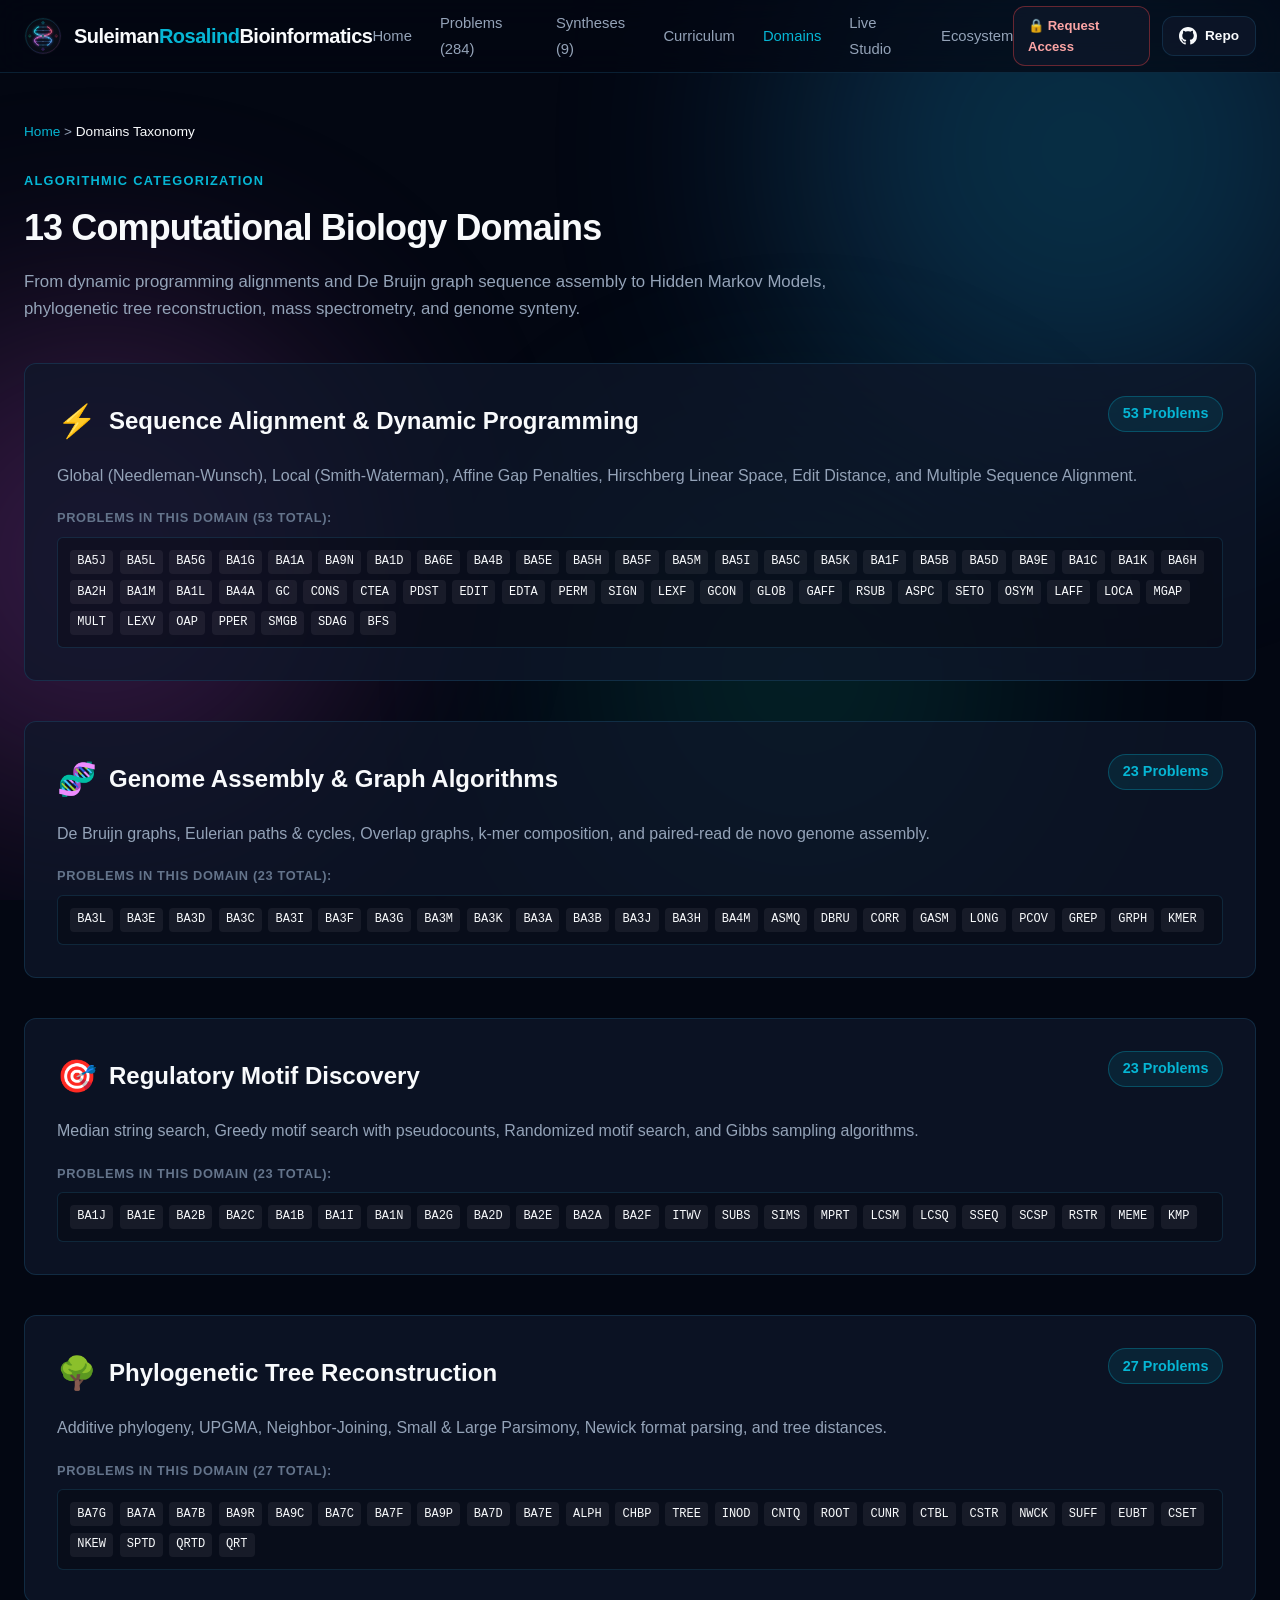
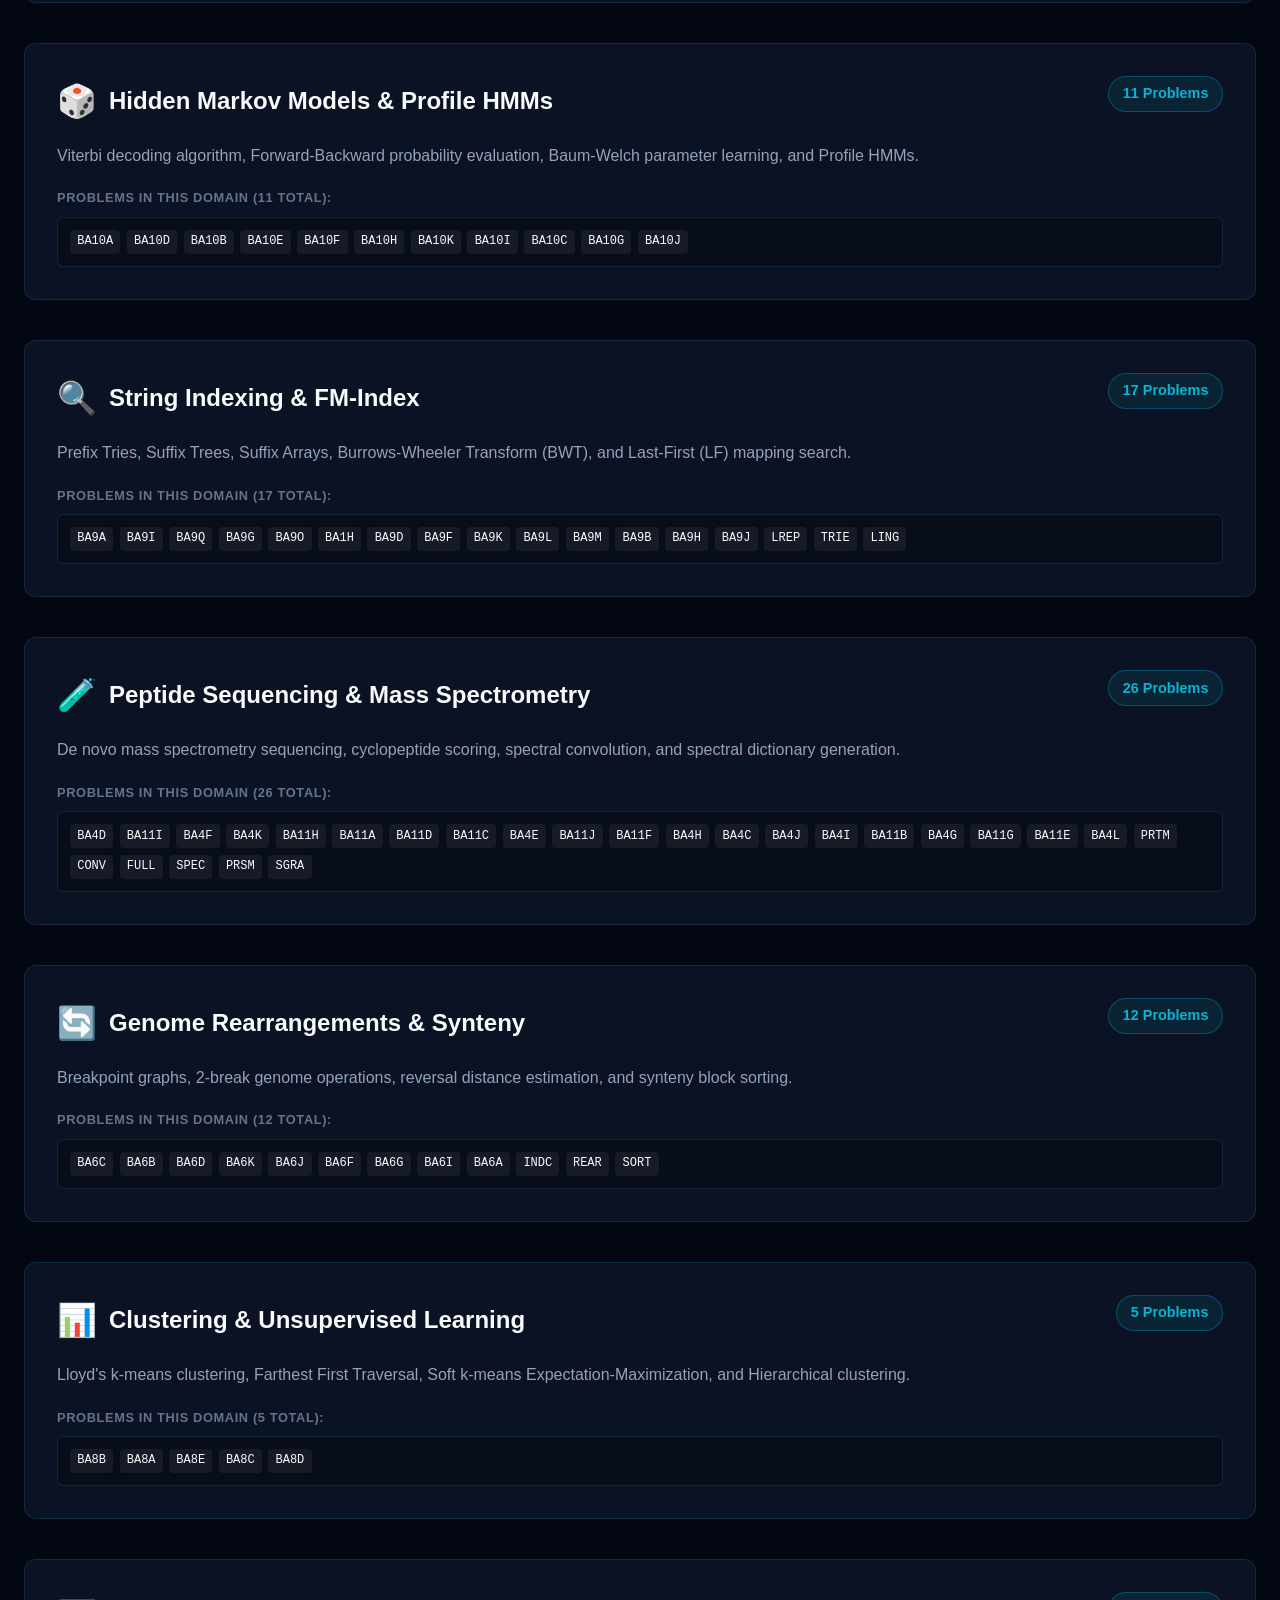
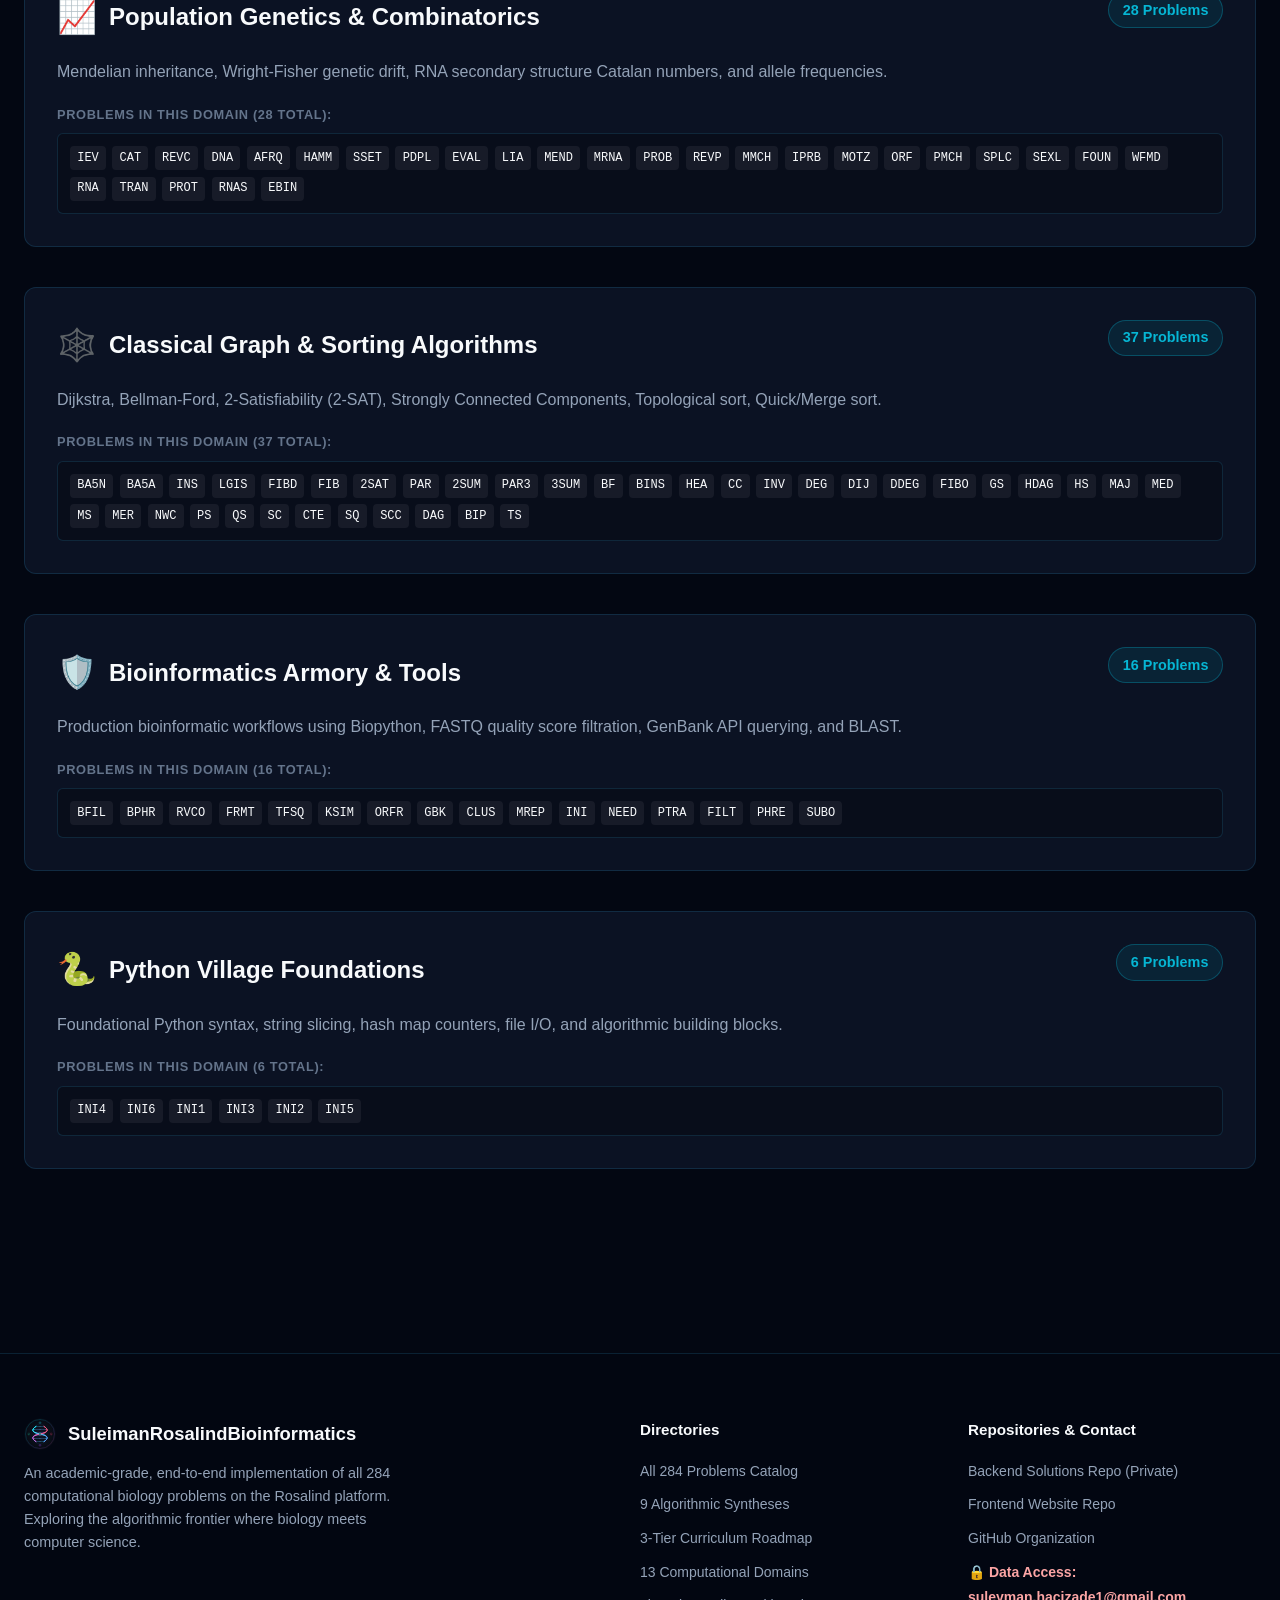
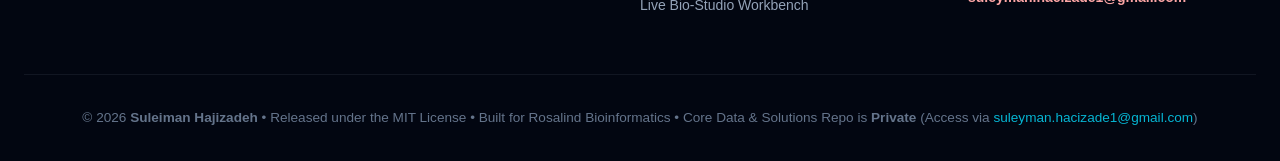
<file: domains/index.html>
<!DOCTYPE html>
<html lang="en" data-theme="dark">
<head>
  <meta charset="UTF-8" />
  <meta name="viewport" content="width=device-width, initial-scale=1.0" />
  <title>13 Computational Biology Domains & Taxonomies | SuleimanRosalindBioinformatics</title>
  
  <meta name="description" content="Explore the 13 foundational domains of computational biology encompassing 284 solved algorithms: sequence alignment, genome assembly, motif finding, phylogenetics, HMMs, and clustering." />
  <meta name="keywords" content="Computational Biology Domains, Bioinformatics Classification, Sequence Alignment, Genome Assembly, Regulatory Motifs, Phylogenetics, Hidden Markov Models, String Indexing, Mass Spectrometry, Genome Rearrangements, Clustering, Population Genetics, Graph Algorithms, Python, Suleiman Hajizadeh" />
  <meta name="author" content="Suleiman Hajizadeh" />
  <meta name="robots" content="index, follow, max-snippet:-1, max-image-preview:large, max-video-preview:-1" />
  <meta name="googlebot" content="index, follow, max-snippet:-1, max-image-preview:large" />
  <meta name="bingbot" content="index, follow, max-snippet:-1, max-image-preview:large" />
  
  <link rel="canonical" href="https://suleimanrosalindbioinformatics.github.io/domains/" />

  <!-- Open Graph -->
  <meta property="og:type" content="article" />
  <meta property="og:site_name" content="SuleimanRosalindBioinformatics" />
  <meta property="og:url" content="https://suleimanrosalindbioinformatics.github.io/domains/" />
  <meta property="og:title" content="13 Computational Biology Domains & Algorithmic Taxonomies" />
  <meta property="og:description" content="Master taxonomy classifying 284 Rosalind problems into 13 specialized computational genomics and biophysics domains." />
  <meta property="og:image" content="https://suleimanrosalindbioinformatics.github.io/assets/logo-emblem.png" />
  <meta property="og:image:width" content="1024" />
  <meta property="og:image:height" content="1024" />
  <meta property="og:image:alt" content="SuleimanRosalindBioinformatics Logo" />
  <meta property="og:locale" content="en_US" />

  <!-- Twitter Card -->
  <meta name="twitter:card" content="summary_large_image" />
  <meta name="twitter:site" content="@SuleimanHajizadeh" />
  <meta name="twitter:creator" content="@SuleimanHajizadeh" />
  <meta name="twitter:url" content="https://suleimanrosalindbioinformatics.github.io/domains/" />
  <meta name="twitter:title" content="13 Computational Biology Domains | SuleimanRosalindBioinformatics" />
  <meta name="twitter:description" content="Taxonomy of 13 computational biology domains covering 284 solved problems." />
  <meta name="twitter:image" content="https://suleimanrosalindbioinformatics.github.io/assets/logo-emblem.png" />

  <!-- Icons -->
  <link rel="icon" type="image/svg+xml" href="../favicon.svg" />
  <link rel="icon" type="image/png" sizes="64x64" href="../favicon.png" />
  <link rel="apple-touch-icon" sizes="180x180" href="../apple-touch-icon.png" />
  <link rel="manifest" href="../manifest.json" />

  <!-- Stylesheet -->
  <link rel="stylesheet" href="../css/style.css" />

  <!-- JSON-LD Structured Data Schema -->
  <script type="application/ld+json">
{
  "@context": "https://schema.org",
  "@graph": [
    {
      "@type": "CollectionPage",
      "@id": "https://suleimanrosalindbioinformatics.github.io/domains/#webpage",
      "url": "https://suleimanrosalindbioinformatics.github.io/domains/",
      "name": "13 Computational Biology Domains | SuleimanRosalindBioinformatics",
      "description": "Taxonomy of 13 computational biology domains covering all 284 Rosalind problems: sequence alignment, genome assembly, HMMs, phylogenetics, mass spectrometry, and clustering.",
      "isPartOf": {
        "@type": "WebSite",
        "@id": "https://suleimanrosalindbioinformatics.github.io/#website",
        "name": "SuleimanRosalindBioinformatics",
        "url": "https://suleimanrosalindbioinformatics.github.io/"
      },
      "breadcrumb": {
        "@type": "BreadcrumbList",
        "itemListElement": [
          {
            "@type": "ListItem",
            "position": 1,
            "name": "Home",
            "item": "https://suleimanrosalindbioinformatics.github.io/"
          },
          {
            "@type": "ListItem",
            "position": 2,
            "name": "Domains Taxonomy",
            "item": "https://suleimanrosalindbioinformatics.github.io/domains/"
          }
        ]
      }
    }
  ]
}
  </script>
</head>
<body id="top">
  <div class="bg-atmosphere" aria-hidden="true">
    <div class="glow-orb orb-1"></div>
    <div class="glow-orb orb-2"></div>
    <div class="glow-orb orb-3"></div>
  </div>

  <header class="navbar">
    <div class="container navbar-inner">
      <a href="../" class="brand-link" aria-label="SuleimanRosalindBioinformatics Home">
        <img src="../assets/logo-icon.svg" alt="SuleimanRosalindBioinformatics Logo" class="brand-logo-img" />
        <span>Suleiman<span class="brand-accent">Rosalind</span>Bioinformatics</span>
      </a>

      <nav aria-label="Main Navigation">
        <ul class="nav-links">
          <li><a href="../" class="nav-link">Home</a></li>
          <li><a href="../problems/" class="nav-link">Problems (284)</a></li>
          <li><a href="../syntheses/" class="nav-link">Syntheses (9)</a></li>
          <li><a href="../curriculum/" class="nav-link">Curriculum</a></li>
          <li><a href="../domains/" class="nav-link active">Domains</a></li>
          <li><a href="../studio/" class="nav-link">Live Studio</a></li>
          <li><a href="../#ecosystem" class="nav-link">Ecosystem</a></li>
        </ul>
      </nav>

      <div class="nav-actions">
        <a href="mailto:suleyman.hacizade1@gmail.com?subject=Access%20Request%20-%20SuleimanRosalindBioinformatics" class="btn-secondary" style="padding: 0.5rem 0.85rem; font-size: 0.82rem; border-color: rgba(239, 68, 68, 0.4); color: #fca5a5;">
          🔒 Request Access
        </a>
        <a href="https://github.com/SuleimanRosalindBioinformatics/SuleimanRosalindBioinformatics" target="_blank" rel="noopener noreferrer" class="btn-secondary" style="padding: 0.5rem 1rem; font-size: 0.85rem;">
          <svg width="18" height="18" viewBox="0 0 24 24" fill="currentColor">
            <path d="M12 0C5.37 0 0 5.37 0 12c0 5.31 3.435 9.795 8.205 11.385.6.105.825-.255.825-.57 0-.285-.015-1.23-.015-2.235-3.015.555-3.795-.735-4.035-1.41-.135-.345-.72-1.41-1.23-1.695-.42-.225-1.02-.78-.015-.795.945-.015 1.62.87 1.845 1.23 1.08 1.815 2.805 1.305 3.495.99.105-.78.42-1.305.765-1.605-2.67-.3-5.46-1.335-5.46-5.925 0-1.305.465-2.385 1.23-3.225-.12-.3-.54-1.53.12-3.18 0 0 1.005-.315 3.3 1.23.96-.27 1.98-.405 3-.405s2.04.135 3 .405c2.295-1.56 3.3-1.23 3.3-1.23.66 1.65.24 2.88.12 3.18.765.84 1.23 1.905 1.23 3.225 0 4.605-2.805 5.625-5.475 5.925.435.375.81 1.095.81 2.22 0 1.605-.015 2.895-.015 3.3 0 .315.225.69.825.57A12.02 12.02 0 0024 12c0-6.63-5.37-12-12-12z"/>
          </svg>
          Repo
        </a>
      </div>
    </div>
  </header>

  <main class="container" style="padding-top: 3rem; padding-bottom: 5rem;">
    <!-- Breadcrumb -->
    <nav aria-label="Breadcrumb" style="font-size: 0.85rem; color: var(--text-muted); margin-bottom: 1.5rem;">
      <a href="../" style="color: var(--cyan-primary); text-decoration: none;">Home</a> &gt; 
      <span style="color: var(--text-main);">Domains Taxonomy</span>
    </nav>

    <div class="section-header" style="text-align: left; margin-bottom: 2.5rem;">
      <span class="section-tag">Algorithmic Categorization</span>
      <h1 class="section-title" style="font-size: 2.25rem;">13 Computational Biology Domains</h1>
      <p class="section-subtitle" style="max-width: 900px; margin: 0.5rem 0 0;">
        From dynamic programming alignments and De Bruijn graph sequence assembly to Hidden Markov Models, phylogenetic tree reconstruction, mass spectrometry, and genome synteny.
      </p>
    </div>

    <!-- Domains Content -->
    <div>
      
    <section id="sequence-alignment" class="domain-card" style="margin-bottom: 2.5rem; background: var(--bg-card); border: 1px solid var(--bg-card-border); border-radius: var(--radius-md); padding: 2rem;">
      <div style="display: flex; justify-content: space-between; align-items: flex-start; margin-bottom: 1rem; flex-wrap: wrap; gap: 0.5rem;">
        <div style="display: flex; align-items: center; gap: 0.75rem;">
          <span style="font-size: 2rem;">⚡</span>
          <h2 style="font-size: 1.5rem; font-weight: 800; color: var(--text-main); margin: 0;">Sequence Alignment &amp; Dynamic Programming</h2>
        </div>
        <div style="font-size: 0.9rem; font-weight: 700; color: var(--cyan-primary); background: rgba(6,182,212,0.1); padding: 0.35rem 0.85rem; border-radius: 999px; border: 1px solid rgba(6,182,212,0.3);">
          53 Problems
        </div>
      </div>

      <p style="font-size: 1rem; color: var(--text-muted); line-height: 1.6; margin-bottom: 1.25rem;">
        Global (Needleman-Wunsch), Local (Smith-Waterman), Affine Gap Penalties, Hirschberg Linear Space, Edit Distance, and Multiple Sequence Alignment.
      </p>

      <div>
        <h4 style="font-size: 0.8rem; text-transform: uppercase; letter-spacing: 0.05em; color: var(--text-subtle); margin-bottom: 0.5rem;">Problems in this Domain (53 Total):</h4>
        <div style="display: flex; gap: 0.4rem; flex-wrap: wrap; max-height: 140px; overflow-y: auto; padding: 0.75rem; background: rgba(0,0,0,0.25); border-radius: 6px; border: 1px solid var(--bg-card-border);">
          <a href="../problems/#ba5j" style="font-size:0.75rem; text-decoration:none; padding:0.15rem 0.45rem; background:rgba(255,255,255,0.06); color:var(--text-main); border-radius:4px; font-family:var(--font-mono);">BA5J</a> <a href="../problems/#ba5l" style="font-size:0.75rem; text-decoration:none; padding:0.15rem 0.45rem; background:rgba(255,255,255,0.06); color:var(--text-main); border-radius:4px; font-family:var(--font-mono);">BA5L</a> <a href="../problems/#ba5g" style="font-size:0.75rem; text-decoration:none; padding:0.15rem 0.45rem; background:rgba(255,255,255,0.06); color:var(--text-main); border-radius:4px; font-family:var(--font-mono);">BA5G</a> <a href="../problems/#ba1g" style="font-size:0.75rem; text-decoration:none; padding:0.15rem 0.45rem; background:rgba(255,255,255,0.06); color:var(--text-main); border-radius:4px; font-family:var(--font-mono);">BA1G</a> <a href="../problems/#ba1a" style="font-size:0.75rem; text-decoration:none; padding:0.15rem 0.45rem; background:rgba(255,255,255,0.06); color:var(--text-main); border-radius:4px; font-family:var(--font-mono);">BA1A</a> <a href="../problems/#ba9n" style="font-size:0.75rem; text-decoration:none; padding:0.15rem 0.45rem; background:rgba(255,255,255,0.06); color:var(--text-main); border-radius:4px; font-family:var(--font-mono);">BA9N</a> <a href="../problems/#ba1d" style="font-size:0.75rem; text-decoration:none; padding:0.15rem 0.45rem; background:rgba(255,255,255,0.06); color:var(--text-main); border-radius:4px; font-family:var(--font-mono);">BA1D</a> <a href="../problems/#ba6e" style="font-size:0.75rem; text-decoration:none; padding:0.15rem 0.45rem; background:rgba(255,255,255,0.06); color:var(--text-main); border-radius:4px; font-family:var(--font-mono);">BA6E</a> <a href="../problems/#ba4b" style="font-size:0.75rem; text-decoration:none; padding:0.15rem 0.45rem; background:rgba(255,255,255,0.06); color:var(--text-main); border-radius:4px; font-family:var(--font-mono);">BA4B</a> <a href="../problems/#ba5e" style="font-size:0.75rem; text-decoration:none; padding:0.15rem 0.45rem; background:rgba(255,255,255,0.06); color:var(--text-main); border-radius:4px; font-family:var(--font-mono);">BA5E</a> <a href="../problems/#ba5h" style="font-size:0.75rem; text-decoration:none; padding:0.15rem 0.45rem; background:rgba(255,255,255,0.06); color:var(--text-main); border-radius:4px; font-family:var(--font-mono);">BA5H</a> <a href="../problems/#ba5f" style="font-size:0.75rem; text-decoration:none; padding:0.15rem 0.45rem; background:rgba(255,255,255,0.06); color:var(--text-main); border-radius:4px; font-family:var(--font-mono);">BA5F</a> <a href="../problems/#ba5m" style="font-size:0.75rem; text-decoration:none; padding:0.15rem 0.45rem; background:rgba(255,255,255,0.06); color:var(--text-main); border-radius:4px; font-family:var(--font-mono);">BA5M</a> <a href="../problems/#ba5i" style="font-size:0.75rem; text-decoration:none; padding:0.15rem 0.45rem; background:rgba(255,255,255,0.06); color:var(--text-main); border-radius:4px; font-family:var(--font-mono);">BA5I</a> <a href="../problems/#ba5c" style="font-size:0.75rem; text-decoration:none; padding:0.15rem 0.45rem; background:rgba(255,255,255,0.06); color:var(--text-main); border-radius:4px; font-family:var(--font-mono);">BA5C</a> <a href="../problems/#ba5k" style="font-size:0.75rem; text-decoration:none; padding:0.15rem 0.45rem; background:rgba(255,255,255,0.06); color:var(--text-main); border-radius:4px; font-family:var(--font-mono);">BA5K</a> <a href="../problems/#ba1f" style="font-size:0.75rem; text-decoration:none; padding:0.15rem 0.45rem; background:rgba(255,255,255,0.06); color:var(--text-main); border-radius:4px; font-family:var(--font-mono);">BA1F</a> <a href="../problems/#ba5b" style="font-size:0.75rem; text-decoration:none; padding:0.15rem 0.45rem; background:rgba(255,255,255,0.06); color:var(--text-main); border-radius:4px; font-family:var(--font-mono);">BA5B</a> <a href="../problems/#ba5d" style="font-size:0.75rem; text-decoration:none; padding:0.15rem 0.45rem; background:rgba(255,255,255,0.06); color:var(--text-main); border-radius:4px; font-family:var(--font-mono);">BA5D</a> <a href="../problems/#ba9e" style="font-size:0.75rem; text-decoration:none; padding:0.15rem 0.45rem; background:rgba(255,255,255,0.06); color:var(--text-main); border-radius:4px; font-family:var(--font-mono);">BA9E</a> <a href="../problems/#ba1c" style="font-size:0.75rem; text-decoration:none; padding:0.15rem 0.45rem; background:rgba(255,255,255,0.06); color:var(--text-main); border-radius:4px; font-family:var(--font-mono);">BA1C</a> <a href="../problems/#ba1k" style="font-size:0.75rem; text-decoration:none; padding:0.15rem 0.45rem; background:rgba(255,255,255,0.06); color:var(--text-main); border-radius:4px; font-family:var(--font-mono);">BA1K</a> <a href="../problems/#ba6h" style="font-size:0.75rem; text-decoration:none; padding:0.15rem 0.45rem; background:rgba(255,255,255,0.06); color:var(--text-main); border-radius:4px; font-family:var(--font-mono);">BA6H</a> <a href="../problems/#ba2h" style="font-size:0.75rem; text-decoration:none; padding:0.15rem 0.45rem; background:rgba(255,255,255,0.06); color:var(--text-main); border-radius:4px; font-family:var(--font-mono);">BA2H</a> <a href="../problems/#ba1m" style="font-size:0.75rem; text-decoration:none; padding:0.15rem 0.45rem; background:rgba(255,255,255,0.06); color:var(--text-main); border-radius:4px; font-family:var(--font-mono);">BA1M</a> <a href="../problems/#ba1l" style="font-size:0.75rem; text-decoration:none; padding:0.15rem 0.45rem; background:rgba(255,255,255,0.06); color:var(--text-main); border-radius:4px; font-family:var(--font-mono);">BA1L</a> <a href="../problems/#ba4a" style="font-size:0.75rem; text-decoration:none; padding:0.15rem 0.45rem; background:rgba(255,255,255,0.06); color:var(--text-main); border-radius:4px; font-family:var(--font-mono);">BA4A</a> <a href="../problems/#gc" style="font-size:0.75rem; text-decoration:none; padding:0.15rem 0.45rem; background:rgba(255,255,255,0.06); color:var(--text-main); border-radius:4px; font-family:var(--font-mono);">GC</a> <a href="../problems/#cons" style="font-size:0.75rem; text-decoration:none; padding:0.15rem 0.45rem; background:rgba(255,255,255,0.06); color:var(--text-main); border-radius:4px; font-family:var(--font-mono);">CONS</a> <a href="../problems/#ctea" style="font-size:0.75rem; text-decoration:none; padding:0.15rem 0.45rem; background:rgba(255,255,255,0.06); color:var(--text-main); border-radius:4px; font-family:var(--font-mono);">CTEA</a> <a href="../problems/#pdst" style="font-size:0.75rem; text-decoration:none; padding:0.15rem 0.45rem; background:rgba(255,255,255,0.06); color:var(--text-main); border-radius:4px; font-family:var(--font-mono);">PDST</a> <a href="../problems/#edit" style="font-size:0.75rem; text-decoration:none; padding:0.15rem 0.45rem; background:rgba(255,255,255,0.06); color:var(--text-main); border-radius:4px; font-family:var(--font-mono);">EDIT</a> <a href="../problems/#edta" style="font-size:0.75rem; text-decoration:none; padding:0.15rem 0.45rem; background:rgba(255,255,255,0.06); color:var(--text-main); border-radius:4px; font-family:var(--font-mono);">EDTA</a> <a href="../problems/#perm" style="font-size:0.75rem; text-decoration:none; padding:0.15rem 0.45rem; background:rgba(255,255,255,0.06); color:var(--text-main); border-radius:4px; font-family:var(--font-mono);">PERM</a> <a href="../problems/#sign" style="font-size:0.75rem; text-decoration:none; padding:0.15rem 0.45rem; background:rgba(255,255,255,0.06); color:var(--text-main); border-radius:4px; font-family:var(--font-mono);">SIGN</a> <a href="../problems/#lexf" style="font-size:0.75rem; text-decoration:none; padding:0.15rem 0.45rem; background:rgba(255,255,255,0.06); color:var(--text-main); border-radius:4px; font-family:var(--font-mono);">LEXF</a> <a href="../problems/#gcon" style="font-size:0.75rem; text-decoration:none; padding:0.15rem 0.45rem; background:rgba(255,255,255,0.06); color:var(--text-main); border-radius:4px; font-family:var(--font-mono);">GCON</a> <a href="../problems/#glob" style="font-size:0.75rem; text-decoration:none; padding:0.15rem 0.45rem; background:rgba(255,255,255,0.06); color:var(--text-main); border-radius:4px; font-family:var(--font-mono);">GLOB</a> <a href="../problems/#gaff" style="font-size:0.75rem; text-decoration:none; padding:0.15rem 0.45rem; background:rgba(255,255,255,0.06); color:var(--text-main); border-radius:4px; font-family:var(--font-mono);">GAFF</a> <a href="../problems/#rsub" style="font-size:0.75rem; text-decoration:none; padding:0.15rem 0.45rem; background:rgba(255,255,255,0.06); color:var(--text-main); border-radius:4px; font-family:var(--font-mono);">RSUB</a> <a href="../problems/#aspc" style="font-size:0.75rem; text-decoration:none; padding:0.15rem 0.45rem; background:rgba(255,255,255,0.06); color:var(--text-main); border-radius:4px; font-family:var(--font-mono);">ASPC</a> <a href="../problems/#seto" style="font-size:0.75rem; text-decoration:none; padding:0.15rem 0.45rem; background:rgba(255,255,255,0.06); color:var(--text-main); border-radius:4px; font-family:var(--font-mono);">SETO</a> <a href="../problems/#osym" style="font-size:0.75rem; text-decoration:none; padding:0.15rem 0.45rem; background:rgba(255,255,255,0.06); color:var(--text-main); border-radius:4px; font-family:var(--font-mono);">OSYM</a> <a href="../problems/#laff" style="font-size:0.75rem; text-decoration:none; padding:0.15rem 0.45rem; background:rgba(255,255,255,0.06); color:var(--text-main); border-radius:4px; font-family:var(--font-mono);">LAFF</a> <a href="../problems/#loca" style="font-size:0.75rem; text-decoration:none; padding:0.15rem 0.45rem; background:rgba(255,255,255,0.06); color:var(--text-main); border-radius:4px; font-family:var(--font-mono);">LOCA</a> <a href="../problems/#mgap" style="font-size:0.75rem; text-decoration:none; padding:0.15rem 0.45rem; background:rgba(255,255,255,0.06); color:var(--text-main); border-radius:4px; font-family:var(--font-mono);">MGAP</a> <a href="../problems/#mult" style="font-size:0.75rem; text-decoration:none; padding:0.15rem 0.45rem; background:rgba(255,255,255,0.06); color:var(--text-main); border-radius:4px; font-family:var(--font-mono);">MULT</a> <a href="../problems/#lexv" style="font-size:0.75rem; text-decoration:none; padding:0.15rem 0.45rem; background:rgba(255,255,255,0.06); color:var(--text-main); border-radius:4px; font-family:var(--font-mono);">LEXV</a> <a href="../problems/#oap" style="font-size:0.75rem; text-decoration:none; padding:0.15rem 0.45rem; background:rgba(255,255,255,0.06); color:var(--text-main); border-radius:4px; font-family:var(--font-mono);">OAP</a> <a href="../problems/#pper" style="font-size:0.75rem; text-decoration:none; padding:0.15rem 0.45rem; background:rgba(255,255,255,0.06); color:var(--text-main); border-radius:4px; font-family:var(--font-mono);">PPER</a> <a href="../problems/#smgb" style="font-size:0.75rem; text-decoration:none; padding:0.15rem 0.45rem; background:rgba(255,255,255,0.06); color:var(--text-main); border-radius:4px; font-family:var(--font-mono);">SMGB</a> <a href="../problems/#sdag" style="font-size:0.75rem; text-decoration:none; padding:0.15rem 0.45rem; background:rgba(255,255,255,0.06); color:var(--text-main); border-radius:4px; font-family:var(--font-mono);">SDAG</a> <a href="../problems/#bfs" style="font-size:0.75rem; text-decoration:none; padding:0.15rem 0.45rem; background:rgba(255,255,255,0.06); color:var(--text-main); border-radius:4px; font-family:var(--font-mono);">BFS</a>
        </div>
      </div>
    </section>
    

    <section id="genome-assembly" class="domain-card" style="margin-bottom: 2.5rem; background: var(--bg-card); border: 1px solid var(--bg-card-border); border-radius: var(--radius-md); padding: 2rem;">
      <div style="display: flex; justify-content: space-between; align-items: flex-start; margin-bottom: 1rem; flex-wrap: wrap; gap: 0.5rem;">
        <div style="display: flex; align-items: center; gap: 0.75rem;">
          <span style="font-size: 2rem;">🧬</span>
          <h2 style="font-size: 1.5rem; font-weight: 800; color: var(--text-main); margin: 0;">Genome Assembly &amp; Graph Algorithms</h2>
        </div>
        <div style="font-size: 0.9rem; font-weight: 700; color: var(--cyan-primary); background: rgba(6,182,212,0.1); padding: 0.35rem 0.85rem; border-radius: 999px; border: 1px solid rgba(6,182,212,0.3);">
          23 Problems
        </div>
      </div>

      <p style="font-size: 1rem; color: var(--text-muted); line-height: 1.6; margin-bottom: 1.25rem;">
        De Bruijn graphs, Eulerian paths &amp; cycles, Overlap graphs, k-mer composition, and paired-read de novo genome assembly.
      </p>

      <div>
        <h4 style="font-size: 0.8rem; text-transform: uppercase; letter-spacing: 0.05em; color: var(--text-subtle); margin-bottom: 0.5rem;">Problems in this Domain (23 Total):</h4>
        <div style="display: flex; gap: 0.4rem; flex-wrap: wrap; max-height: 140px; overflow-y: auto; padding: 0.75rem; background: rgba(0,0,0,0.25); border-radius: 6px; border: 1px solid var(--bg-card-border);">
          <a href="../problems/#ba3l" style="font-size:0.75rem; text-decoration:none; padding:0.15rem 0.45rem; background:rgba(255,255,255,0.06); color:var(--text-main); border-radius:4px; font-family:var(--font-mono);">BA3L</a> <a href="../problems/#ba3e" style="font-size:0.75rem; text-decoration:none; padding:0.15rem 0.45rem; background:rgba(255,255,255,0.06); color:var(--text-main); border-radius:4px; font-family:var(--font-mono);">BA3E</a> <a href="../problems/#ba3d" style="font-size:0.75rem; text-decoration:none; padding:0.15rem 0.45rem; background:rgba(255,255,255,0.06); color:var(--text-main); border-radius:4px; font-family:var(--font-mono);">BA3D</a> <a href="../problems/#ba3c" style="font-size:0.75rem; text-decoration:none; padding:0.15rem 0.45rem; background:rgba(255,255,255,0.06); color:var(--text-main); border-radius:4px; font-family:var(--font-mono);">BA3C</a> <a href="../problems/#ba3i" style="font-size:0.75rem; text-decoration:none; padding:0.15rem 0.45rem; background:rgba(255,255,255,0.06); color:var(--text-main); border-radius:4px; font-family:var(--font-mono);">BA3I</a> <a href="../problems/#ba3f" style="font-size:0.75rem; text-decoration:none; padding:0.15rem 0.45rem; background:rgba(255,255,255,0.06); color:var(--text-main); border-radius:4px; font-family:var(--font-mono);">BA3F</a> <a href="../problems/#ba3g" style="font-size:0.75rem; text-decoration:none; padding:0.15rem 0.45rem; background:rgba(255,255,255,0.06); color:var(--text-main); border-radius:4px; font-family:var(--font-mono);">BA3G</a> <a href="../problems/#ba3m" style="font-size:0.75rem; text-decoration:none; padding:0.15rem 0.45rem; background:rgba(255,255,255,0.06); color:var(--text-main); border-radius:4px; font-family:var(--font-mono);">BA3M</a> <a href="../problems/#ba3k" style="font-size:0.75rem; text-decoration:none; padding:0.15rem 0.45rem; background:rgba(255,255,255,0.06); color:var(--text-main); border-radius:4px; font-family:var(--font-mono);">BA3K</a> <a href="../problems/#ba3a" style="font-size:0.75rem; text-decoration:none; padding:0.15rem 0.45rem; background:rgba(255,255,255,0.06); color:var(--text-main); border-radius:4px; font-family:var(--font-mono);">BA3A</a> <a href="../problems/#ba3b" style="font-size:0.75rem; text-decoration:none; padding:0.15rem 0.45rem; background:rgba(255,255,255,0.06); color:var(--text-main); border-radius:4px; font-family:var(--font-mono);">BA3B</a> <a href="../problems/#ba3j" style="font-size:0.75rem; text-decoration:none; padding:0.15rem 0.45rem; background:rgba(255,255,255,0.06); color:var(--text-main); border-radius:4px; font-family:var(--font-mono);">BA3J</a> <a href="../problems/#ba3h" style="font-size:0.75rem; text-decoration:none; padding:0.15rem 0.45rem; background:rgba(255,255,255,0.06); color:var(--text-main); border-radius:4px; font-family:var(--font-mono);">BA3H</a> <a href="../problems/#ba4m" style="font-size:0.75rem; text-decoration:none; padding:0.15rem 0.45rem; background:rgba(255,255,255,0.06); color:var(--text-main); border-radius:4px; font-family:var(--font-mono);">BA4M</a> <a href="../problems/#asmq" style="font-size:0.75rem; text-decoration:none; padding:0.15rem 0.45rem; background:rgba(255,255,255,0.06); color:var(--text-main); border-radius:4px; font-family:var(--font-mono);">ASMQ</a> <a href="../problems/#dbru" style="font-size:0.75rem; text-decoration:none; padding:0.15rem 0.45rem; background:rgba(255,255,255,0.06); color:var(--text-main); border-radius:4px; font-family:var(--font-mono);">DBRU</a> <a href="../problems/#corr" style="font-size:0.75rem; text-decoration:none; padding:0.15rem 0.45rem; background:rgba(255,255,255,0.06); color:var(--text-main); border-radius:4px; font-family:var(--font-mono);">CORR</a> <a href="../problems/#gasm" style="font-size:0.75rem; text-decoration:none; padding:0.15rem 0.45rem; background:rgba(255,255,255,0.06); color:var(--text-main); border-radius:4px; font-family:var(--font-mono);">GASM</a> <a href="../problems/#long" style="font-size:0.75rem; text-decoration:none; padding:0.15rem 0.45rem; background:rgba(255,255,255,0.06); color:var(--text-main); border-radius:4px; font-family:var(--font-mono);">LONG</a> <a href="../problems/#pcov" style="font-size:0.75rem; text-decoration:none; padding:0.15rem 0.45rem; background:rgba(255,255,255,0.06); color:var(--text-main); border-radius:4px; font-family:var(--font-mono);">PCOV</a> <a href="../problems/#grep" style="font-size:0.75rem; text-decoration:none; padding:0.15rem 0.45rem; background:rgba(255,255,255,0.06); color:var(--text-main); border-radius:4px; font-family:var(--font-mono);">GREP</a> <a href="../problems/#grph" style="font-size:0.75rem; text-decoration:none; padding:0.15rem 0.45rem; background:rgba(255,255,255,0.06); color:var(--text-main); border-radius:4px; font-family:var(--font-mono);">GRPH</a> <a href="../problems/#kmer" style="font-size:0.75rem; text-decoration:none; padding:0.15rem 0.45rem; background:rgba(255,255,255,0.06); color:var(--text-main); border-radius:4px; font-family:var(--font-mono);">KMER</a>
        </div>
      </div>
    </section>
    

    <section id="motif-finding" class="domain-card" style="margin-bottom: 2.5rem; background: var(--bg-card); border: 1px solid var(--bg-card-border); border-radius: var(--radius-md); padding: 2rem;">
      <div style="display: flex; justify-content: space-between; align-items: flex-start; margin-bottom: 1rem; flex-wrap: wrap; gap: 0.5rem;">
        <div style="display: flex; align-items: center; gap: 0.75rem;">
          <span style="font-size: 2rem;">🎯</span>
          <h2 style="font-size: 1.5rem; font-weight: 800; color: var(--text-main); margin: 0;">Regulatory Motif Discovery</h2>
        </div>
        <div style="font-size: 0.9rem; font-weight: 700; color: var(--cyan-primary); background: rgba(6,182,212,0.1); padding: 0.35rem 0.85rem; border-radius: 999px; border: 1px solid rgba(6,182,212,0.3);">
          23 Problems
        </div>
      </div>

      <p style="font-size: 1rem; color: var(--text-muted); line-height: 1.6; margin-bottom: 1.25rem;">
        Median string search, Greedy motif search with pseudocounts, Randomized motif search, and Gibbs sampling algorithms.
      </p>

      <div>
        <h4 style="font-size: 0.8rem; text-transform: uppercase; letter-spacing: 0.05em; color: var(--text-subtle); margin-bottom: 0.5rem;">Problems in this Domain (23 Total):</h4>
        <div style="display: flex; gap: 0.4rem; flex-wrap: wrap; max-height: 140px; overflow-y: auto; padding: 0.75rem; background: rgba(0,0,0,0.25); border-radius: 6px; border: 1px solid var(--bg-card-border);">
          <a href="../problems/#ba1j" style="font-size:0.75rem; text-decoration:none; padding:0.15rem 0.45rem; background:rgba(255,255,255,0.06); color:var(--text-main); border-radius:4px; font-family:var(--font-mono);">BA1J</a> <a href="../problems/#ba1e" style="font-size:0.75rem; text-decoration:none; padding:0.15rem 0.45rem; background:rgba(255,255,255,0.06); color:var(--text-main); border-radius:4px; font-family:var(--font-mono);">BA1E</a> <a href="../problems/#ba2b" style="font-size:0.75rem; text-decoration:none; padding:0.15rem 0.45rem; background:rgba(255,255,255,0.06); color:var(--text-main); border-radius:4px; font-family:var(--font-mono);">BA2B</a> <a href="../problems/#ba2c" style="font-size:0.75rem; text-decoration:none; padding:0.15rem 0.45rem; background:rgba(255,255,255,0.06); color:var(--text-main); border-radius:4px; font-family:var(--font-mono);">BA2C</a> <a href="../problems/#ba1b" style="font-size:0.75rem; text-decoration:none; padding:0.15rem 0.45rem; background:rgba(255,255,255,0.06); color:var(--text-main); border-radius:4px; font-family:var(--font-mono);">BA1B</a> <a href="../problems/#ba1i" style="font-size:0.75rem; text-decoration:none; padding:0.15rem 0.45rem; background:rgba(255,255,255,0.06); color:var(--text-main); border-radius:4px; font-family:var(--font-mono);">BA1I</a> <a href="../problems/#ba1n" style="font-size:0.75rem; text-decoration:none; padding:0.15rem 0.45rem; background:rgba(255,255,255,0.06); color:var(--text-main); border-radius:4px; font-family:var(--font-mono);">BA1N</a> <a href="../problems/#ba2g" style="font-size:0.75rem; text-decoration:none; padding:0.15rem 0.45rem; background:rgba(255,255,255,0.06); color:var(--text-main); border-radius:4px; font-family:var(--font-mono);">BA2G</a> <a href="../problems/#ba2d" style="font-size:0.75rem; text-decoration:none; padding:0.15rem 0.45rem; background:rgba(255,255,255,0.06); color:var(--text-main); border-radius:4px; font-family:var(--font-mono);">BA2D</a> <a href="../problems/#ba2e" style="font-size:0.75rem; text-decoration:none; padding:0.15rem 0.45rem; background:rgba(255,255,255,0.06); color:var(--text-main); border-radius:4px; font-family:var(--font-mono);">BA2E</a> <a href="../problems/#ba2a" style="font-size:0.75rem; text-decoration:none; padding:0.15rem 0.45rem; background:rgba(255,255,255,0.06); color:var(--text-main); border-radius:4px; font-family:var(--font-mono);">BA2A</a> <a href="../problems/#ba2f" style="font-size:0.75rem; text-decoration:none; padding:0.15rem 0.45rem; background:rgba(255,255,255,0.06); color:var(--text-main); border-radius:4px; font-family:var(--font-mono);">BA2F</a> <a href="../problems/#itwv" style="font-size:0.75rem; text-decoration:none; padding:0.15rem 0.45rem; background:rgba(255,255,255,0.06); color:var(--text-main); border-radius:4px; font-family:var(--font-mono);">ITWV</a> <a href="../problems/#subs" style="font-size:0.75rem; text-decoration:none; padding:0.15rem 0.45rem; background:rgba(255,255,255,0.06); color:var(--text-main); border-radius:4px; font-family:var(--font-mono);">SUBS</a> <a href="../problems/#sims" style="font-size:0.75rem; text-decoration:none; padding:0.15rem 0.45rem; background:rgba(255,255,255,0.06); color:var(--text-main); border-radius:4px; font-family:var(--font-mono);">SIMS</a> <a href="../problems/#mprt" style="font-size:0.75rem; text-decoration:none; padding:0.15rem 0.45rem; background:rgba(255,255,255,0.06); color:var(--text-main); border-radius:4px; font-family:var(--font-mono);">MPRT</a> <a href="../problems/#lcsm" style="font-size:0.75rem; text-decoration:none; padding:0.15rem 0.45rem; background:rgba(255,255,255,0.06); color:var(--text-main); border-radius:4px; font-family:var(--font-mono);">LCSM</a> <a href="../problems/#lcsq" style="font-size:0.75rem; text-decoration:none; padding:0.15rem 0.45rem; background:rgba(255,255,255,0.06); color:var(--text-main); border-radius:4px; font-family:var(--font-mono);">LCSQ</a> <a href="../problems/#sseq" style="font-size:0.75rem; text-decoration:none; padding:0.15rem 0.45rem; background:rgba(255,255,255,0.06); color:var(--text-main); border-radius:4px; font-family:var(--font-mono);">SSEQ</a> <a href="../problems/#scsp" style="font-size:0.75rem; text-decoration:none; padding:0.15rem 0.45rem; background:rgba(255,255,255,0.06); color:var(--text-main); border-radius:4px; font-family:var(--font-mono);">SCSP</a> <a href="../problems/#rstr" style="font-size:0.75rem; text-decoration:none; padding:0.15rem 0.45rem; background:rgba(255,255,255,0.06); color:var(--text-main); border-radius:4px; font-family:var(--font-mono);">RSTR</a> <a href="../problems/#meme" style="font-size:0.75rem; text-decoration:none; padding:0.15rem 0.45rem; background:rgba(255,255,255,0.06); color:var(--text-main); border-radius:4px; font-family:var(--font-mono);">MEME</a> <a href="../problems/#kmp" style="font-size:0.75rem; text-decoration:none; padding:0.15rem 0.45rem; background:rgba(255,255,255,0.06); color:var(--text-main); border-radius:4px; font-family:var(--font-mono);">KMP</a>
        </div>
      </div>
    </section>
    

    <section id="phylogenetics" class="domain-card" style="margin-bottom: 2.5rem; background: var(--bg-card); border: 1px solid var(--bg-card-border); border-radius: var(--radius-md); padding: 2rem;">
      <div style="display: flex; justify-content: space-between; align-items: flex-start; margin-bottom: 1rem; flex-wrap: wrap; gap: 0.5rem;">
        <div style="display: flex; align-items: center; gap: 0.75rem;">
          <span style="font-size: 2rem;">🌳</span>
          <h2 style="font-size: 1.5rem; font-weight: 800; color: var(--text-main); margin: 0;">Phylogenetic Tree Reconstruction</h2>
        </div>
        <div style="font-size: 0.9rem; font-weight: 700; color: var(--cyan-primary); background: rgba(6,182,212,0.1); padding: 0.35rem 0.85rem; border-radius: 999px; border: 1px solid rgba(6,182,212,0.3);">
          27 Problems
        </div>
      </div>

      <p style="font-size: 1rem; color: var(--text-muted); line-height: 1.6; margin-bottom: 1.25rem;">
        Additive phylogeny, UPGMA, Neighbor-Joining, Small &amp; Large Parsimony, Newick format parsing, and tree distances.
      </p>

      <div>
        <h4 style="font-size: 0.8rem; text-transform: uppercase; letter-spacing: 0.05em; color: var(--text-subtle); margin-bottom: 0.5rem;">Problems in this Domain (27 Total):</h4>
        <div style="display: flex; gap: 0.4rem; flex-wrap: wrap; max-height: 140px; overflow-y: auto; padding: 0.75rem; background: rgba(0,0,0,0.25); border-radius: 6px; border: 1px solid var(--bg-card-border);">
          <a href="../problems/#ba7g" style="font-size:0.75rem; text-decoration:none; padding:0.15rem 0.45rem; background:rgba(255,255,255,0.06); color:var(--text-main); border-radius:4px; font-family:var(--font-mono);">BA7G</a> <a href="../problems/#ba7a" style="font-size:0.75rem; text-decoration:none; padding:0.15rem 0.45rem; background:rgba(255,255,255,0.06); color:var(--text-main); border-radius:4px; font-family:var(--font-mono);">BA7A</a> <a href="../problems/#ba7b" style="font-size:0.75rem; text-decoration:none; padding:0.15rem 0.45rem; background:rgba(255,255,255,0.06); color:var(--text-main); border-radius:4px; font-family:var(--font-mono);">BA7B</a> <a href="../problems/#ba9r" style="font-size:0.75rem; text-decoration:none; padding:0.15rem 0.45rem; background:rgba(255,255,255,0.06); color:var(--text-main); border-radius:4px; font-family:var(--font-mono);">BA9R</a> <a href="../problems/#ba9c" style="font-size:0.75rem; text-decoration:none; padding:0.15rem 0.45rem; background:rgba(255,255,255,0.06); color:var(--text-main); border-radius:4px; font-family:var(--font-mono);">BA9C</a> <a href="../problems/#ba7c" style="font-size:0.75rem; text-decoration:none; padding:0.15rem 0.45rem; background:rgba(255,255,255,0.06); color:var(--text-main); border-radius:4px; font-family:var(--font-mono);">BA7C</a> <a href="../problems/#ba7f" style="font-size:0.75rem; text-decoration:none; padding:0.15rem 0.45rem; background:rgba(255,255,255,0.06); color:var(--text-main); border-radius:4px; font-family:var(--font-mono);">BA7F</a> <a href="../problems/#ba9p" style="font-size:0.75rem; text-decoration:none; padding:0.15rem 0.45rem; background:rgba(255,255,255,0.06); color:var(--text-main); border-radius:4px; font-family:var(--font-mono);">BA9P</a> <a href="../problems/#ba7d" style="font-size:0.75rem; text-decoration:none; padding:0.15rem 0.45rem; background:rgba(255,255,255,0.06); color:var(--text-main); border-radius:4px; font-family:var(--font-mono);">BA7D</a> <a href="../problems/#ba7e" style="font-size:0.75rem; text-decoration:none; padding:0.15rem 0.45rem; background:rgba(255,255,255,0.06); color:var(--text-main); border-radius:4px; font-family:var(--font-mono);">BA7E</a> <a href="../problems/#alph" style="font-size:0.75rem; text-decoration:none; padding:0.15rem 0.45rem; background:rgba(255,255,255,0.06); color:var(--text-main); border-radius:4px; font-family:var(--font-mono);">ALPH</a> <a href="../problems/#chbp" style="font-size:0.75rem; text-decoration:none; padding:0.15rem 0.45rem; background:rgba(255,255,255,0.06); color:var(--text-main); border-radius:4px; font-family:var(--font-mono);">CHBP</a> <a href="../problems/#tree" style="font-size:0.75rem; text-decoration:none; padding:0.15rem 0.45rem; background:rgba(255,255,255,0.06); color:var(--text-main); border-radius:4px; font-family:var(--font-mono);">TREE</a> <a href="../problems/#inod" style="font-size:0.75rem; text-decoration:none; padding:0.15rem 0.45rem; background:rgba(255,255,255,0.06); color:var(--text-main); border-radius:4px; font-family:var(--font-mono);">INOD</a> <a href="../problems/#cntq" style="font-size:0.75rem; text-decoration:none; padding:0.15rem 0.45rem; background:rgba(255,255,255,0.06); color:var(--text-main); border-radius:4px; font-family:var(--font-mono);">CNTQ</a> <a href="../problems/#root" style="font-size:0.75rem; text-decoration:none; padding:0.15rem 0.45rem; background:rgba(255,255,255,0.06); color:var(--text-main); border-radius:4px; font-family:var(--font-mono);">ROOT</a> <a href="../problems/#cunr" style="font-size:0.75rem; text-decoration:none; padding:0.15rem 0.45rem; background:rgba(255,255,255,0.06); color:var(--text-main); border-radius:4px; font-family:var(--font-mono);">CUNR</a> <a href="../problems/#ctbl" style="font-size:0.75rem; text-decoration:none; padding:0.15rem 0.45rem; background:rgba(255,255,255,0.06); color:var(--text-main); border-radius:4px; font-family:var(--font-mono);">CTBL</a> <a href="../problems/#cstr" style="font-size:0.75rem; text-decoration:none; padding:0.15rem 0.45rem; background:rgba(255,255,255,0.06); color:var(--text-main); border-radius:4px; font-family:var(--font-mono);">CSTR</a> <a href="../problems/#nwck" style="font-size:0.75rem; text-decoration:none; padding:0.15rem 0.45rem; background:rgba(255,255,255,0.06); color:var(--text-main); border-radius:4px; font-family:var(--font-mono);">NWCK</a> <a href="../problems/#suff" style="font-size:0.75rem; text-decoration:none; padding:0.15rem 0.45rem; background:rgba(255,255,255,0.06); color:var(--text-main); border-radius:4px; font-family:var(--font-mono);">SUFF</a> <a href="../problems/#eubt" style="font-size:0.75rem; text-decoration:none; padding:0.15rem 0.45rem; background:rgba(255,255,255,0.06); color:var(--text-main); border-radius:4px; font-family:var(--font-mono);">EUBT</a> <a href="../problems/#cset" style="font-size:0.75rem; text-decoration:none; padding:0.15rem 0.45rem; background:rgba(255,255,255,0.06); color:var(--text-main); border-radius:4px; font-family:var(--font-mono);">CSET</a> <a href="../problems/#nkew" style="font-size:0.75rem; text-decoration:none; padding:0.15rem 0.45rem; background:rgba(255,255,255,0.06); color:var(--text-main); border-radius:4px; font-family:var(--font-mono);">NKEW</a> <a href="../problems/#sptd" style="font-size:0.75rem; text-decoration:none; padding:0.15rem 0.45rem; background:rgba(255,255,255,0.06); color:var(--text-main); border-radius:4px; font-family:var(--font-mono);">SPTD</a> <a href="../problems/#qrtd" style="font-size:0.75rem; text-decoration:none; padding:0.15rem 0.45rem; background:rgba(255,255,255,0.06); color:var(--text-main); border-radius:4px; font-family:var(--font-mono);">QRTD</a> <a href="../problems/#qrt" style="font-size:0.75rem; text-decoration:none; padding:0.15rem 0.45rem; background:rgba(255,255,255,0.06); color:var(--text-main); border-radius:4px; font-family:var(--font-mono);">QRT</a>
        </div>
      </div>
    </section>
    

    <section id="hidden-markov-models" class="domain-card" style="margin-bottom: 2.5rem; background: var(--bg-card); border: 1px solid var(--bg-card-border); border-radius: var(--radius-md); padding: 2rem;">
      <div style="display: flex; justify-content: space-between; align-items: flex-start; margin-bottom: 1rem; flex-wrap: wrap; gap: 0.5rem;">
        <div style="display: flex; align-items: center; gap: 0.75rem;">
          <span style="font-size: 2rem;">🎲</span>
          <h2 style="font-size: 1.5rem; font-weight: 800; color: var(--text-main); margin: 0;">Hidden Markov Models &amp; Profile HMMs</h2>
        </div>
        <div style="font-size: 0.9rem; font-weight: 700; color: var(--cyan-primary); background: rgba(6,182,212,0.1); padding: 0.35rem 0.85rem; border-radius: 999px; border: 1px solid rgba(6,182,212,0.3);">
          11 Problems
        </div>
      </div>

      <p style="font-size: 1rem; color: var(--text-muted); line-height: 1.6; margin-bottom: 1.25rem;">
        Viterbi decoding algorithm, Forward-Backward probability evaluation, Baum-Welch parameter learning, and Profile HMMs.
      </p>

      <div>
        <h4 style="font-size: 0.8rem; text-transform: uppercase; letter-spacing: 0.05em; color: var(--text-subtle); margin-bottom: 0.5rem;">Problems in this Domain (11 Total):</h4>
        <div style="display: flex; gap: 0.4rem; flex-wrap: wrap; max-height: 140px; overflow-y: auto; padding: 0.75rem; background: rgba(0,0,0,0.25); border-radius: 6px; border: 1px solid var(--bg-card-border);">
          <a href="../problems/#ba10a" style="font-size:0.75rem; text-decoration:none; padding:0.15rem 0.45rem; background:rgba(255,255,255,0.06); color:var(--text-main); border-radius:4px; font-family:var(--font-mono);">BA10A</a> <a href="../problems/#ba10d" style="font-size:0.75rem; text-decoration:none; padding:0.15rem 0.45rem; background:rgba(255,255,255,0.06); color:var(--text-main); border-radius:4px; font-family:var(--font-mono);">BA10D</a> <a href="../problems/#ba10b" style="font-size:0.75rem; text-decoration:none; padding:0.15rem 0.45rem; background:rgba(255,255,255,0.06); color:var(--text-main); border-radius:4px; font-family:var(--font-mono);">BA10B</a> <a href="../problems/#ba10e" style="font-size:0.75rem; text-decoration:none; padding:0.15rem 0.45rem; background:rgba(255,255,255,0.06); color:var(--text-main); border-radius:4px; font-family:var(--font-mono);">BA10E</a> <a href="../problems/#ba10f" style="font-size:0.75rem; text-decoration:none; padding:0.15rem 0.45rem; background:rgba(255,255,255,0.06); color:var(--text-main); border-radius:4px; font-family:var(--font-mono);">BA10F</a> <a href="../problems/#ba10h" style="font-size:0.75rem; text-decoration:none; padding:0.15rem 0.45rem; background:rgba(255,255,255,0.06); color:var(--text-main); border-radius:4px; font-family:var(--font-mono);">BA10H</a> <a href="../problems/#ba10k" style="font-size:0.75rem; text-decoration:none; padding:0.15rem 0.45rem; background:rgba(255,255,255,0.06); color:var(--text-main); border-radius:4px; font-family:var(--font-mono);">BA10K</a> <a href="../problems/#ba10i" style="font-size:0.75rem; text-decoration:none; padding:0.15rem 0.45rem; background:rgba(255,255,255,0.06); color:var(--text-main); border-radius:4px; font-family:var(--font-mono);">BA10I</a> <a href="../problems/#ba10c" style="font-size:0.75rem; text-decoration:none; padding:0.15rem 0.45rem; background:rgba(255,255,255,0.06); color:var(--text-main); border-radius:4px; font-family:var(--font-mono);">BA10C</a> <a href="../problems/#ba10g" style="font-size:0.75rem; text-decoration:none; padding:0.15rem 0.45rem; background:rgba(255,255,255,0.06); color:var(--text-main); border-radius:4px; font-family:var(--font-mono);">BA10G</a> <a href="../problems/#ba10j" style="font-size:0.75rem; text-decoration:none; padding:0.15rem 0.45rem; background:rgba(255,255,255,0.06); color:var(--text-main); border-radius:4px; font-family:var(--font-mono);">BA10J</a>
        </div>
      </div>
    </section>
    

    <section id="string-indexing-and-pattern-matching" class="domain-card" style="margin-bottom: 2.5rem; background: var(--bg-card); border: 1px solid var(--bg-card-border); border-radius: var(--radius-md); padding: 2rem;">
      <div style="display: flex; justify-content: space-between; align-items: flex-start; margin-bottom: 1rem; flex-wrap: wrap; gap: 0.5rem;">
        <div style="display: flex; align-items: center; gap: 0.75rem;">
          <span style="font-size: 2rem;">🔍</span>
          <h2 style="font-size: 1.5rem; font-weight: 800; color: var(--text-main); margin: 0;">String Indexing &amp; FM-Index</h2>
        </div>
        <div style="font-size: 0.9rem; font-weight: 700; color: var(--cyan-primary); background: rgba(6,182,212,0.1); padding: 0.35rem 0.85rem; border-radius: 999px; border: 1px solid rgba(6,182,212,0.3);">
          17 Problems
        </div>
      </div>

      <p style="font-size: 1rem; color: var(--text-muted); line-height: 1.6; margin-bottom: 1.25rem;">
        Prefix Tries, Suffix Trees, Suffix Arrays, Burrows-Wheeler Transform (BWT), and Last-First (LF) mapping search.
      </p>

      <div>
        <h4 style="font-size: 0.8rem; text-transform: uppercase; letter-spacing: 0.05em; color: var(--text-subtle); margin-bottom: 0.5rem;">Problems in this Domain (17 Total):</h4>
        <div style="display: flex; gap: 0.4rem; flex-wrap: wrap; max-height: 140px; overflow-y: auto; padding: 0.75rem; background: rgba(0,0,0,0.25); border-radius: 6px; border: 1px solid var(--bg-card-border);">
          <a href="../problems/#ba9a" style="font-size:0.75rem; text-decoration:none; padding:0.15rem 0.45rem; background:rgba(255,255,255,0.06); color:var(--text-main); border-radius:4px; font-family:var(--font-mono);">BA9A</a> <a href="../problems/#ba9i" style="font-size:0.75rem; text-decoration:none; padding:0.15rem 0.45rem; background:rgba(255,255,255,0.06); color:var(--text-main); border-radius:4px; font-family:var(--font-mono);">BA9I</a> <a href="../problems/#ba9q" style="font-size:0.75rem; text-decoration:none; padding:0.15rem 0.45rem; background:rgba(255,255,255,0.06); color:var(--text-main); border-radius:4px; font-family:var(--font-mono);">BA9Q</a> <a href="../problems/#ba9g" style="font-size:0.75rem; text-decoration:none; padding:0.15rem 0.45rem; background:rgba(255,255,255,0.06); color:var(--text-main); border-radius:4px; font-family:var(--font-mono);">BA9G</a> <a href="../problems/#ba9o" style="font-size:0.75rem; text-decoration:none; padding:0.15rem 0.45rem; background:rgba(255,255,255,0.06); color:var(--text-main); border-radius:4px; font-family:var(--font-mono);">BA9O</a> <a href="../problems/#ba1h" style="font-size:0.75rem; text-decoration:none; padding:0.15rem 0.45rem; background:rgba(255,255,255,0.06); color:var(--text-main); border-radius:4px; font-family:var(--font-mono);">BA1H</a> <a href="../problems/#ba9d" style="font-size:0.75rem; text-decoration:none; padding:0.15rem 0.45rem; background:rgba(255,255,255,0.06); color:var(--text-main); border-radius:4px; font-family:var(--font-mono);">BA9D</a> <a href="../problems/#ba9f" style="font-size:0.75rem; text-decoration:none; padding:0.15rem 0.45rem; background:rgba(255,255,255,0.06); color:var(--text-main); border-radius:4px; font-family:var(--font-mono);">BA9F</a> <a href="../problems/#ba9k" style="font-size:0.75rem; text-decoration:none; padding:0.15rem 0.45rem; background:rgba(255,255,255,0.06); color:var(--text-main); border-radius:4px; font-family:var(--font-mono);">BA9K</a> <a href="../problems/#ba9l" style="font-size:0.75rem; text-decoration:none; padding:0.15rem 0.45rem; background:rgba(255,255,255,0.06); color:var(--text-main); border-radius:4px; font-family:var(--font-mono);">BA9L</a> <a href="../problems/#ba9m" style="font-size:0.75rem; text-decoration:none; padding:0.15rem 0.45rem; background:rgba(255,255,255,0.06); color:var(--text-main); border-radius:4px; font-family:var(--font-mono);">BA9M</a> <a href="../problems/#ba9b" style="font-size:0.75rem; text-decoration:none; padding:0.15rem 0.45rem; background:rgba(255,255,255,0.06); color:var(--text-main); border-radius:4px; font-family:var(--font-mono);">BA9B</a> <a href="../problems/#ba9h" style="font-size:0.75rem; text-decoration:none; padding:0.15rem 0.45rem; background:rgba(255,255,255,0.06); color:var(--text-main); border-radius:4px; font-family:var(--font-mono);">BA9H</a> <a href="../problems/#ba9j" style="font-size:0.75rem; text-decoration:none; padding:0.15rem 0.45rem; background:rgba(255,255,255,0.06); color:var(--text-main); border-radius:4px; font-family:var(--font-mono);">BA9J</a> <a href="../problems/#lrep" style="font-size:0.75rem; text-decoration:none; padding:0.15rem 0.45rem; background:rgba(255,255,255,0.06); color:var(--text-main); border-radius:4px; font-family:var(--font-mono);">LREP</a> <a href="../problems/#trie" style="font-size:0.75rem; text-decoration:none; padding:0.15rem 0.45rem; background:rgba(255,255,255,0.06); color:var(--text-main); border-radius:4px; font-family:var(--font-mono);">TRIE</a> <a href="../problems/#ling" style="font-size:0.75rem; text-decoration:none; padding:0.15rem 0.45rem; background:rgba(255,255,255,0.06); color:var(--text-main); border-radius:4px; font-family:var(--font-mono);">LING</a>
        </div>
      </div>
    </section>
    

    <section id="peptide-sequencing-and-spectrometry" class="domain-card" style="margin-bottom: 2.5rem; background: var(--bg-card); border: 1px solid var(--bg-card-border); border-radius: var(--radius-md); padding: 2rem;">
      <div style="display: flex; justify-content: space-between; align-items: flex-start; margin-bottom: 1rem; flex-wrap: wrap; gap: 0.5rem;">
        <div style="display: flex; align-items: center; gap: 0.75rem;">
          <span style="font-size: 2rem;">🧪</span>
          <h2 style="font-size: 1.5rem; font-weight: 800; color: var(--text-main); margin: 0;">Peptide Sequencing &amp; Mass Spectrometry</h2>
        </div>
        <div style="font-size: 0.9rem; font-weight: 700; color: var(--cyan-primary); background: rgba(6,182,212,0.1); padding: 0.35rem 0.85rem; border-radius: 999px; border: 1px solid rgba(6,182,212,0.3);">
          26 Problems
        </div>
      </div>

      <p style="font-size: 1rem; color: var(--text-muted); line-height: 1.6; margin-bottom: 1.25rem;">
        De novo mass spectrometry sequencing, cyclopeptide scoring, spectral convolution, and spectral dictionary generation.
      </p>

      <div>
        <h4 style="font-size: 0.8rem; text-transform: uppercase; letter-spacing: 0.05em; color: var(--text-subtle); margin-bottom: 0.5rem;">Problems in this Domain (26 Total):</h4>
        <div style="display: flex; gap: 0.4rem; flex-wrap: wrap; max-height: 140px; overflow-y: auto; padding: 0.75rem; background: rgba(0,0,0,0.25); border-radius: 6px; border: 1px solid var(--bg-card-border);">
          <a href="../problems/#ba4d" style="font-size:0.75rem; text-decoration:none; padding:0.15rem 0.45rem; background:rgba(255,255,255,0.06); color:var(--text-main); border-radius:4px; font-family:var(--font-mono);">BA4D</a> <a href="../problems/#ba11i" style="font-size:0.75rem; text-decoration:none; padding:0.15rem 0.45rem; background:rgba(255,255,255,0.06); color:var(--text-main); border-radius:4px; font-family:var(--font-mono);">BA11I</a> <a href="../problems/#ba4f" style="font-size:0.75rem; text-decoration:none; padding:0.15rem 0.45rem; background:rgba(255,255,255,0.06); color:var(--text-main); border-radius:4px; font-family:var(--font-mono);">BA4F</a> <a href="../problems/#ba4k" style="font-size:0.75rem; text-decoration:none; padding:0.15rem 0.45rem; background:rgba(255,255,255,0.06); color:var(--text-main); border-radius:4px; font-family:var(--font-mono);">BA4K</a> <a href="../problems/#ba11h" style="font-size:0.75rem; text-decoration:none; padding:0.15rem 0.45rem; background:rgba(255,255,255,0.06); color:var(--text-main); border-radius:4px; font-family:var(--font-mono);">BA11H</a> <a href="../problems/#ba11a" style="font-size:0.75rem; text-decoration:none; padding:0.15rem 0.45rem; background:rgba(255,255,255,0.06); color:var(--text-main); border-radius:4px; font-family:var(--font-mono);">BA11A</a> <a href="../problems/#ba11d" style="font-size:0.75rem; text-decoration:none; padding:0.15rem 0.45rem; background:rgba(255,255,255,0.06); color:var(--text-main); border-radius:4px; font-family:var(--font-mono);">BA11D</a> <a href="../problems/#ba11c" style="font-size:0.75rem; text-decoration:none; padding:0.15rem 0.45rem; background:rgba(255,255,255,0.06); color:var(--text-main); border-radius:4px; font-family:var(--font-mono);">BA11C</a> <a href="../problems/#ba4e" style="font-size:0.75rem; text-decoration:none; padding:0.15rem 0.45rem; background:rgba(255,255,255,0.06); color:var(--text-main); border-radius:4px; font-family:var(--font-mono);">BA4E</a> <a href="../problems/#ba11j" style="font-size:0.75rem; text-decoration:none; padding:0.15rem 0.45rem; background:rgba(255,255,255,0.06); color:var(--text-main); border-radius:4px; font-family:var(--font-mono);">BA11J</a> <a href="../problems/#ba11f" style="font-size:0.75rem; text-decoration:none; padding:0.15rem 0.45rem; background:rgba(255,255,255,0.06); color:var(--text-main); border-radius:4px; font-family:var(--font-mono);">BA11F</a> <a href="../problems/#ba4h" style="font-size:0.75rem; text-decoration:none; padding:0.15rem 0.45rem; background:rgba(255,255,255,0.06); color:var(--text-main); border-radius:4px; font-family:var(--font-mono);">BA4H</a> <a href="../problems/#ba4c" style="font-size:0.75rem; text-decoration:none; padding:0.15rem 0.45rem; background:rgba(255,255,255,0.06); color:var(--text-main); border-radius:4px; font-family:var(--font-mono);">BA4C</a> <a href="../problems/#ba4j" style="font-size:0.75rem; text-decoration:none; padding:0.15rem 0.45rem; background:rgba(255,255,255,0.06); color:var(--text-main); border-radius:4px; font-family:var(--font-mono);">BA4J</a> <a href="../problems/#ba4i" style="font-size:0.75rem; text-decoration:none; padding:0.15rem 0.45rem; background:rgba(255,255,255,0.06); color:var(--text-main); border-radius:4px; font-family:var(--font-mono);">BA4I</a> <a href="../problems/#ba11b" style="font-size:0.75rem; text-decoration:none; padding:0.15rem 0.45rem; background:rgba(255,255,255,0.06); color:var(--text-main); border-radius:4px; font-family:var(--font-mono);">BA11B</a> <a href="../problems/#ba4g" style="font-size:0.75rem; text-decoration:none; padding:0.15rem 0.45rem; background:rgba(255,255,255,0.06); color:var(--text-main); border-radius:4px; font-family:var(--font-mono);">BA4G</a> <a href="../problems/#ba11g" style="font-size:0.75rem; text-decoration:none; padding:0.15rem 0.45rem; background:rgba(255,255,255,0.06); color:var(--text-main); border-radius:4px; font-family:var(--font-mono);">BA11G</a> <a href="../problems/#ba11e" style="font-size:0.75rem; text-decoration:none; padding:0.15rem 0.45rem; background:rgba(255,255,255,0.06); color:var(--text-main); border-radius:4px; font-family:var(--font-mono);">BA11E</a> <a href="../problems/#ba4l" style="font-size:0.75rem; text-decoration:none; padding:0.15rem 0.45rem; background:rgba(255,255,255,0.06); color:var(--text-main); border-radius:4px; font-family:var(--font-mono);">BA4L</a> <a href="../problems/#prtm" style="font-size:0.75rem; text-decoration:none; padding:0.15rem 0.45rem; background:rgba(255,255,255,0.06); color:var(--text-main); border-radius:4px; font-family:var(--font-mono);">PRTM</a> <a href="../problems/#conv" style="font-size:0.75rem; text-decoration:none; padding:0.15rem 0.45rem; background:rgba(255,255,255,0.06); color:var(--text-main); border-radius:4px; font-family:var(--font-mono);">CONV</a> <a href="../problems/#full" style="font-size:0.75rem; text-decoration:none; padding:0.15rem 0.45rem; background:rgba(255,255,255,0.06); color:var(--text-main); border-radius:4px; font-family:var(--font-mono);">FULL</a> <a href="../problems/#spec" style="font-size:0.75rem; text-decoration:none; padding:0.15rem 0.45rem; background:rgba(255,255,255,0.06); color:var(--text-main); border-radius:4px; font-family:var(--font-mono);">SPEC</a> <a href="../problems/#prsm" style="font-size:0.75rem; text-decoration:none; padding:0.15rem 0.45rem; background:rgba(255,255,255,0.06); color:var(--text-main); border-radius:4px; font-family:var(--font-mono);">PRSM</a> <a href="../problems/#sgra" style="font-size:0.75rem; text-decoration:none; padding:0.15rem 0.45rem; background:rgba(255,255,255,0.06); color:var(--text-main); border-radius:4px; font-family:var(--font-mono);">SGRA</a>
        </div>
      </div>
    </section>
    

    <section id="genome-rearrangements" class="domain-card" style="margin-bottom: 2.5rem; background: var(--bg-card); border: 1px solid var(--bg-card-border); border-radius: var(--radius-md); padding: 2rem;">
      <div style="display: flex; justify-content: space-between; align-items: flex-start; margin-bottom: 1rem; flex-wrap: wrap; gap: 0.5rem;">
        <div style="display: flex; align-items: center; gap: 0.75rem;">
          <span style="font-size: 2rem;">🔄</span>
          <h2 style="font-size: 1.5rem; font-weight: 800; color: var(--text-main); margin: 0;">Genome Rearrangements &amp; Synteny</h2>
        </div>
        <div style="font-size: 0.9rem; font-weight: 700; color: var(--cyan-primary); background: rgba(6,182,212,0.1); padding: 0.35rem 0.85rem; border-radius: 999px; border: 1px solid rgba(6,182,212,0.3);">
          12 Problems
        </div>
      </div>

      <p style="font-size: 1rem; color: var(--text-muted); line-height: 1.6; margin-bottom: 1.25rem;">
        Breakpoint graphs, 2-break genome operations, reversal distance estimation, and synteny block sorting.
      </p>

      <div>
        <h4 style="font-size: 0.8rem; text-transform: uppercase; letter-spacing: 0.05em; color: var(--text-subtle); margin-bottom: 0.5rem;">Problems in this Domain (12 Total):</h4>
        <div style="display: flex; gap: 0.4rem; flex-wrap: wrap; max-height: 140px; overflow-y: auto; padding: 0.75rem; background: rgba(0,0,0,0.25); border-radius: 6px; border: 1px solid var(--bg-card-border);">
          <a href="../problems/#ba6c" style="font-size:0.75rem; text-decoration:none; padding:0.15rem 0.45rem; background:rgba(255,255,255,0.06); color:var(--text-main); border-radius:4px; font-family:var(--font-mono);">BA6C</a> <a href="../problems/#ba6b" style="font-size:0.75rem; text-decoration:none; padding:0.15rem 0.45rem; background:rgba(255,255,255,0.06); color:var(--text-main); border-radius:4px; font-family:var(--font-mono);">BA6B</a> <a href="../problems/#ba6d" style="font-size:0.75rem; text-decoration:none; padding:0.15rem 0.45rem; background:rgba(255,255,255,0.06); color:var(--text-main); border-radius:4px; font-family:var(--font-mono);">BA6D</a> <a href="../problems/#ba6k" style="font-size:0.75rem; text-decoration:none; padding:0.15rem 0.45rem; background:rgba(255,255,255,0.06); color:var(--text-main); border-radius:4px; font-family:var(--font-mono);">BA6K</a> <a href="../problems/#ba6j" style="font-size:0.75rem; text-decoration:none; padding:0.15rem 0.45rem; background:rgba(255,255,255,0.06); color:var(--text-main); border-radius:4px; font-family:var(--font-mono);">BA6J</a> <a href="../problems/#ba6f" style="font-size:0.75rem; text-decoration:none; padding:0.15rem 0.45rem; background:rgba(255,255,255,0.06); color:var(--text-main); border-radius:4px; font-family:var(--font-mono);">BA6F</a> <a href="../problems/#ba6g" style="font-size:0.75rem; text-decoration:none; padding:0.15rem 0.45rem; background:rgba(255,255,255,0.06); color:var(--text-main); border-radius:4px; font-family:var(--font-mono);">BA6G</a> <a href="../problems/#ba6i" style="font-size:0.75rem; text-decoration:none; padding:0.15rem 0.45rem; background:rgba(255,255,255,0.06); color:var(--text-main); border-radius:4px; font-family:var(--font-mono);">BA6I</a> <a href="../problems/#ba6a" style="font-size:0.75rem; text-decoration:none; padding:0.15rem 0.45rem; background:rgba(255,255,255,0.06); color:var(--text-main); border-radius:4px; font-family:var(--font-mono);">BA6A</a> <a href="../problems/#indc" style="font-size:0.75rem; text-decoration:none; padding:0.15rem 0.45rem; background:rgba(255,255,255,0.06); color:var(--text-main); border-radius:4px; font-family:var(--font-mono);">INDC</a> <a href="../problems/#rear" style="font-size:0.75rem; text-decoration:none; padding:0.15rem 0.45rem; background:rgba(255,255,255,0.06); color:var(--text-main); border-radius:4px; font-family:var(--font-mono);">REAR</a> <a href="../problems/#sort" style="font-size:0.75rem; text-decoration:none; padding:0.15rem 0.45rem; background:rgba(255,255,255,0.06); color:var(--text-main); border-radius:4px; font-family:var(--font-mono);">SORT</a>
        </div>
      </div>
    </section>
    

    <section id="clustering-algorithms" class="domain-card" style="margin-bottom: 2.5rem; background: var(--bg-card); border: 1px solid var(--bg-card-border); border-radius: var(--radius-md); padding: 2rem;">
      <div style="display: flex; justify-content: space-between; align-items: flex-start; margin-bottom: 1rem; flex-wrap: wrap; gap: 0.5rem;">
        <div style="display: flex; align-items: center; gap: 0.75rem;">
          <span style="font-size: 2rem;">📊</span>
          <h2 style="font-size: 1.5rem; font-weight: 800; color: var(--text-main); margin: 0;">Clustering &amp; Unsupervised Learning</h2>
        </div>
        <div style="font-size: 0.9rem; font-weight: 700; color: var(--cyan-primary); background: rgba(6,182,212,0.1); padding: 0.35rem 0.85rem; border-radius: 999px; border: 1px solid rgba(6,182,212,0.3);">
          5 Problems
        </div>
      </div>

      <p style="font-size: 1rem; color: var(--text-muted); line-height: 1.6; margin-bottom: 1.25rem;">
        Lloyd&#x27;s k-means clustering, Farthest First Traversal, Soft k-means Expectation-Maximization, and Hierarchical clustering.
      </p>

      <div>
        <h4 style="font-size: 0.8rem; text-transform: uppercase; letter-spacing: 0.05em; color: var(--text-subtle); margin-bottom: 0.5rem;">Problems in this Domain (5 Total):</h4>
        <div style="display: flex; gap: 0.4rem; flex-wrap: wrap; max-height: 140px; overflow-y: auto; padding: 0.75rem; background: rgba(0,0,0,0.25); border-radius: 6px; border: 1px solid var(--bg-card-border);">
          <a href="../problems/#ba8b" style="font-size:0.75rem; text-decoration:none; padding:0.15rem 0.45rem; background:rgba(255,255,255,0.06); color:var(--text-main); border-radius:4px; font-family:var(--font-mono);">BA8B</a> <a href="../problems/#ba8a" style="font-size:0.75rem; text-decoration:none; padding:0.15rem 0.45rem; background:rgba(255,255,255,0.06); color:var(--text-main); border-radius:4px; font-family:var(--font-mono);">BA8A</a> <a href="../problems/#ba8e" style="font-size:0.75rem; text-decoration:none; padding:0.15rem 0.45rem; background:rgba(255,255,255,0.06); color:var(--text-main); border-radius:4px; font-family:var(--font-mono);">BA8E</a> <a href="../problems/#ba8c" style="font-size:0.75rem; text-decoration:none; padding:0.15rem 0.45rem; background:rgba(255,255,255,0.06); color:var(--text-main); border-radius:4px; font-family:var(--font-mono);">BA8C</a> <a href="../problems/#ba8d" style="font-size:0.75rem; text-decoration:none; padding:0.15rem 0.45rem; background:rgba(255,255,255,0.06); color:var(--text-main); border-radius:4px; font-family:var(--font-mono);">BA8D</a>
        </div>
      </div>
    </section>
    

    <section id="population-genetics-and-combinatorics" class="domain-card" style="margin-bottom: 2.5rem; background: var(--bg-card); border: 1px solid var(--bg-card-border); border-radius: var(--radius-md); padding: 2rem;">
      <div style="display: flex; justify-content: space-between; align-items: flex-start; margin-bottom: 1rem; flex-wrap: wrap; gap: 0.5rem;">
        <div style="display: flex; align-items: center; gap: 0.75rem;">
          <span style="font-size: 2rem;">📈</span>
          <h2 style="font-size: 1.5rem; font-weight: 800; color: var(--text-main); margin: 0;">Population Genetics &amp; Combinatorics</h2>
        </div>
        <div style="font-size: 0.9rem; font-weight: 700; color: var(--cyan-primary); background: rgba(6,182,212,0.1); padding: 0.35rem 0.85rem; border-radius: 999px; border: 1px solid rgba(6,182,212,0.3);">
          28 Problems
        </div>
      </div>

      <p style="font-size: 1rem; color: var(--text-muted); line-height: 1.6; margin-bottom: 1.25rem;">
        Mendelian inheritance, Wright-Fisher genetic drift, RNA secondary structure Catalan numbers, and allele frequencies.
      </p>

      <div>
        <h4 style="font-size: 0.8rem; text-transform: uppercase; letter-spacing: 0.05em; color: var(--text-subtle); margin-bottom: 0.5rem;">Problems in this Domain (28 Total):</h4>
        <div style="display: flex; gap: 0.4rem; flex-wrap: wrap; max-height: 140px; overflow-y: auto; padding: 0.75rem; background: rgba(0,0,0,0.25); border-radius: 6px; border: 1px solid var(--bg-card-border);">
          <a href="../problems/#iev" style="font-size:0.75rem; text-decoration:none; padding:0.15rem 0.45rem; background:rgba(255,255,255,0.06); color:var(--text-main); border-radius:4px; font-family:var(--font-mono);">IEV</a> <a href="../problems/#cat" style="font-size:0.75rem; text-decoration:none; padding:0.15rem 0.45rem; background:rgba(255,255,255,0.06); color:var(--text-main); border-radius:4px; font-family:var(--font-mono);">CAT</a> <a href="../problems/#revc" style="font-size:0.75rem; text-decoration:none; padding:0.15rem 0.45rem; background:rgba(255,255,255,0.06); color:var(--text-main); border-radius:4px; font-family:var(--font-mono);">REVC</a> <a href="../problems/#dna" style="font-size:0.75rem; text-decoration:none; padding:0.15rem 0.45rem; background:rgba(255,255,255,0.06); color:var(--text-main); border-radius:4px; font-family:var(--font-mono);">DNA</a> <a href="../problems/#afrq" style="font-size:0.75rem; text-decoration:none; padding:0.15rem 0.45rem; background:rgba(255,255,255,0.06); color:var(--text-main); border-radius:4px; font-family:var(--font-mono);">AFRQ</a> <a href="../problems/#hamm" style="font-size:0.75rem; text-decoration:none; padding:0.15rem 0.45rem; background:rgba(255,255,255,0.06); color:var(--text-main); border-radius:4px; font-family:var(--font-mono);">HAMM</a> <a href="../problems/#sset" style="font-size:0.75rem; text-decoration:none; padding:0.15rem 0.45rem; background:rgba(255,255,255,0.06); color:var(--text-main); border-radius:4px; font-family:var(--font-mono);">SSET</a> <a href="../problems/#pdpl" style="font-size:0.75rem; text-decoration:none; padding:0.15rem 0.45rem; background:rgba(255,255,255,0.06); color:var(--text-main); border-radius:4px; font-family:var(--font-mono);">PDPL</a> <a href="../problems/#eval" style="font-size:0.75rem; text-decoration:none; padding:0.15rem 0.45rem; background:rgba(255,255,255,0.06); color:var(--text-main); border-radius:4px; font-family:var(--font-mono);">EVAL</a> <a href="../problems/#lia" style="font-size:0.75rem; text-decoration:none; padding:0.15rem 0.45rem; background:rgba(255,255,255,0.06); color:var(--text-main); border-radius:4px; font-family:var(--font-mono);">LIA</a> <a href="../problems/#mend" style="font-size:0.75rem; text-decoration:none; padding:0.15rem 0.45rem; background:rgba(255,255,255,0.06); color:var(--text-main); border-radius:4px; font-family:var(--font-mono);">MEND</a> <a href="../problems/#mrna" style="font-size:0.75rem; text-decoration:none; padding:0.15rem 0.45rem; background:rgba(255,255,255,0.06); color:var(--text-main); border-radius:4px; font-family:var(--font-mono);">MRNA</a> <a href="../problems/#prob" style="font-size:0.75rem; text-decoration:none; padding:0.15rem 0.45rem; background:rgba(255,255,255,0.06); color:var(--text-main); border-radius:4px; font-family:var(--font-mono);">PROB</a> <a href="../problems/#revp" style="font-size:0.75rem; text-decoration:none; padding:0.15rem 0.45rem; background:rgba(255,255,255,0.06); color:var(--text-main); border-radius:4px; font-family:var(--font-mono);">REVP</a> <a href="../problems/#mmch" style="font-size:0.75rem; text-decoration:none; padding:0.15rem 0.45rem; background:rgba(255,255,255,0.06); color:var(--text-main); border-radius:4px; font-family:var(--font-mono);">MMCH</a> <a href="../problems/#iprb" style="font-size:0.75rem; text-decoration:none; padding:0.15rem 0.45rem; background:rgba(255,255,255,0.06); color:var(--text-main); border-radius:4px; font-family:var(--font-mono);">IPRB</a> <a href="../problems/#motz" style="font-size:0.75rem; text-decoration:none; padding:0.15rem 0.45rem; background:rgba(255,255,255,0.06); color:var(--text-main); border-radius:4px; font-family:var(--font-mono);">MOTZ</a> <a href="../problems/#orf" style="font-size:0.75rem; text-decoration:none; padding:0.15rem 0.45rem; background:rgba(255,255,255,0.06); color:var(--text-main); border-radius:4px; font-family:var(--font-mono);">ORF</a> <a href="../problems/#pmch" style="font-size:0.75rem; text-decoration:none; padding:0.15rem 0.45rem; background:rgba(255,255,255,0.06); color:var(--text-main); border-radius:4px; font-family:var(--font-mono);">PMCH</a> <a href="../problems/#splc" style="font-size:0.75rem; text-decoration:none; padding:0.15rem 0.45rem; background:rgba(255,255,255,0.06); color:var(--text-main); border-radius:4px; font-family:var(--font-mono);">SPLC</a> <a href="../problems/#sexl" style="font-size:0.75rem; text-decoration:none; padding:0.15rem 0.45rem; background:rgba(255,255,255,0.06); color:var(--text-main); border-radius:4px; font-family:var(--font-mono);">SEXL</a> <a href="../problems/#foun" style="font-size:0.75rem; text-decoration:none; padding:0.15rem 0.45rem; background:rgba(255,255,255,0.06); color:var(--text-main); border-radius:4px; font-family:var(--font-mono);">FOUN</a> <a href="../problems/#wfmd" style="font-size:0.75rem; text-decoration:none; padding:0.15rem 0.45rem; background:rgba(255,255,255,0.06); color:var(--text-main); border-radius:4px; font-family:var(--font-mono);">WFMD</a> <a href="../problems/#rna" style="font-size:0.75rem; text-decoration:none; padding:0.15rem 0.45rem; background:rgba(255,255,255,0.06); color:var(--text-main); border-radius:4px; font-family:var(--font-mono);">RNA</a> <a href="../problems/#tran" style="font-size:0.75rem; text-decoration:none; padding:0.15rem 0.45rem; background:rgba(255,255,255,0.06); color:var(--text-main); border-radius:4px; font-family:var(--font-mono);">TRAN</a> <a href="../problems/#prot" style="font-size:0.75rem; text-decoration:none; padding:0.15rem 0.45rem; background:rgba(255,255,255,0.06); color:var(--text-main); border-radius:4px; font-family:var(--font-mono);">PROT</a> <a href="../problems/#rnas" style="font-size:0.75rem; text-decoration:none; padding:0.15rem 0.45rem; background:rgba(255,255,255,0.06); color:var(--text-main); border-radius:4px; font-family:var(--font-mono);">RNAS</a> <a href="../problems/#ebin" style="font-size:0.75rem; text-decoration:none; padding:0.15rem 0.45rem; background:rgba(255,255,255,0.06); color:var(--text-main); border-radius:4px; font-family:var(--font-mono);">EBIN</a>
        </div>
      </div>
    </section>
    

    <section id="graph-and-sorting-algorithms" class="domain-card" style="margin-bottom: 2.5rem; background: var(--bg-card); border: 1px solid var(--bg-card-border); border-radius: var(--radius-md); padding: 2rem;">
      <div style="display: flex; justify-content: space-between; align-items: flex-start; margin-bottom: 1rem; flex-wrap: wrap; gap: 0.5rem;">
        <div style="display: flex; align-items: center; gap: 0.75rem;">
          <span style="font-size: 2rem;">🕸️</span>
          <h2 style="font-size: 1.5rem; font-weight: 800; color: var(--text-main); margin: 0;">Classical Graph &amp; Sorting Algorithms</h2>
        </div>
        <div style="font-size: 0.9rem; font-weight: 700; color: var(--cyan-primary); background: rgba(6,182,212,0.1); padding: 0.35rem 0.85rem; border-radius: 999px; border: 1px solid rgba(6,182,212,0.3);">
          37 Problems
        </div>
      </div>

      <p style="font-size: 1rem; color: var(--text-muted); line-height: 1.6; margin-bottom: 1.25rem;">
        Dijkstra, Bellman-Ford, 2-Satisfiability (2-SAT), Strongly Connected Components, Topological sort, Quick/Merge sort.
      </p>

      <div>
        <h4 style="font-size: 0.8rem; text-transform: uppercase; letter-spacing: 0.05em; color: var(--text-subtle); margin-bottom: 0.5rem;">Problems in this Domain (37 Total):</h4>
        <div style="display: flex; gap: 0.4rem; flex-wrap: wrap; max-height: 140px; overflow-y: auto; padding: 0.75rem; background: rgba(0,0,0,0.25); border-radius: 6px; border: 1px solid var(--bg-card-border);">
          <a href="../problems/#ba5n" style="font-size:0.75rem; text-decoration:none; padding:0.15rem 0.45rem; background:rgba(255,255,255,0.06); color:var(--text-main); border-radius:4px; font-family:var(--font-mono);">BA5N</a> <a href="../problems/#ba5a" style="font-size:0.75rem; text-decoration:none; padding:0.15rem 0.45rem; background:rgba(255,255,255,0.06); color:var(--text-main); border-radius:4px; font-family:var(--font-mono);">BA5A</a> <a href="../problems/#ins" style="font-size:0.75rem; text-decoration:none; padding:0.15rem 0.45rem; background:rgba(255,255,255,0.06); color:var(--text-main); border-radius:4px; font-family:var(--font-mono);">INS</a> <a href="../problems/#lgis" style="font-size:0.75rem; text-decoration:none; padding:0.15rem 0.45rem; background:rgba(255,255,255,0.06); color:var(--text-main); border-radius:4px; font-family:var(--font-mono);">LGIS</a> <a href="../problems/#fibd" style="font-size:0.75rem; text-decoration:none; padding:0.15rem 0.45rem; background:rgba(255,255,255,0.06); color:var(--text-main); border-radius:4px; font-family:var(--font-mono);">FIBD</a> <a href="../problems/#fib" style="font-size:0.75rem; text-decoration:none; padding:0.15rem 0.45rem; background:rgba(255,255,255,0.06); color:var(--text-main); border-radius:4px; font-family:var(--font-mono);">FIB</a> <a href="../problems/#2sat" style="font-size:0.75rem; text-decoration:none; padding:0.15rem 0.45rem; background:rgba(255,255,255,0.06); color:var(--text-main); border-radius:4px; font-family:var(--font-mono);">2SAT</a> <a href="../problems/#par" style="font-size:0.75rem; text-decoration:none; padding:0.15rem 0.45rem; background:rgba(255,255,255,0.06); color:var(--text-main); border-radius:4px; font-family:var(--font-mono);">PAR</a> <a href="../problems/#2sum" style="font-size:0.75rem; text-decoration:none; padding:0.15rem 0.45rem; background:rgba(255,255,255,0.06); color:var(--text-main); border-radius:4px; font-family:var(--font-mono);">2SUM</a> <a href="../problems/#par3" style="font-size:0.75rem; text-decoration:none; padding:0.15rem 0.45rem; background:rgba(255,255,255,0.06); color:var(--text-main); border-radius:4px; font-family:var(--font-mono);">PAR3</a> <a href="../problems/#3sum" style="font-size:0.75rem; text-decoration:none; padding:0.15rem 0.45rem; background:rgba(255,255,255,0.06); color:var(--text-main); border-radius:4px; font-family:var(--font-mono);">3SUM</a> <a href="../problems/#bf" style="font-size:0.75rem; text-decoration:none; padding:0.15rem 0.45rem; background:rgba(255,255,255,0.06); color:var(--text-main); border-radius:4px; font-family:var(--font-mono);">BF</a> <a href="../problems/#bins" style="font-size:0.75rem; text-decoration:none; padding:0.15rem 0.45rem; background:rgba(255,255,255,0.06); color:var(--text-main); border-radius:4px; font-family:var(--font-mono);">BINS</a> <a href="../problems/#hea" style="font-size:0.75rem; text-decoration:none; padding:0.15rem 0.45rem; background:rgba(255,255,255,0.06); color:var(--text-main); border-radius:4px; font-family:var(--font-mono);">HEA</a> <a href="../problems/#cc" style="font-size:0.75rem; text-decoration:none; padding:0.15rem 0.45rem; background:rgba(255,255,255,0.06); color:var(--text-main); border-radius:4px; font-family:var(--font-mono);">CC</a> <a href="../problems/#inv" style="font-size:0.75rem; text-decoration:none; padding:0.15rem 0.45rem; background:rgba(255,255,255,0.06); color:var(--text-main); border-radius:4px; font-family:var(--font-mono);">INV</a> <a href="../problems/#deg" style="font-size:0.75rem; text-decoration:none; padding:0.15rem 0.45rem; background:rgba(255,255,255,0.06); color:var(--text-main); border-radius:4px; font-family:var(--font-mono);">DEG</a> <a href="../problems/#dij" style="font-size:0.75rem; text-decoration:none; padding:0.15rem 0.45rem; background:rgba(255,255,255,0.06); color:var(--text-main); border-radius:4px; font-family:var(--font-mono);">DIJ</a> <a href="../problems/#ddeg" style="font-size:0.75rem; text-decoration:none; padding:0.15rem 0.45rem; background:rgba(255,255,255,0.06); color:var(--text-main); border-radius:4px; font-family:var(--font-mono);">DDEG</a> <a href="../problems/#fibo" style="font-size:0.75rem; text-decoration:none; padding:0.15rem 0.45rem; background:rgba(255,255,255,0.06); color:var(--text-main); border-radius:4px; font-family:var(--font-mono);">FIBO</a> <a href="../problems/#gs" style="font-size:0.75rem; text-decoration:none; padding:0.15rem 0.45rem; background:rgba(255,255,255,0.06); color:var(--text-main); border-radius:4px; font-family:var(--font-mono);">GS</a> <a href="../problems/#hdag" style="font-size:0.75rem; text-decoration:none; padding:0.15rem 0.45rem; background:rgba(255,255,255,0.06); color:var(--text-main); border-radius:4px; font-family:var(--font-mono);">HDAG</a> <a href="../problems/#hs" style="font-size:0.75rem; text-decoration:none; padding:0.15rem 0.45rem; background:rgba(255,255,255,0.06); color:var(--text-main); border-radius:4px; font-family:var(--font-mono);">HS</a> <a href="../problems/#maj" style="font-size:0.75rem; text-decoration:none; padding:0.15rem 0.45rem; background:rgba(255,255,255,0.06); color:var(--text-main); border-radius:4px; font-family:var(--font-mono);">MAJ</a> <a href="../problems/#med" style="font-size:0.75rem; text-decoration:none; padding:0.15rem 0.45rem; background:rgba(255,255,255,0.06); color:var(--text-main); border-radius:4px; font-family:var(--font-mono);">MED</a> <a href="../problems/#ms" style="font-size:0.75rem; text-decoration:none; padding:0.15rem 0.45rem; background:rgba(255,255,255,0.06); color:var(--text-main); border-radius:4px; font-family:var(--font-mono);">MS</a> <a href="../problems/#mer" style="font-size:0.75rem; text-decoration:none; padding:0.15rem 0.45rem; background:rgba(255,255,255,0.06); color:var(--text-main); border-radius:4px; font-family:var(--font-mono);">MER</a> <a href="../problems/#nwc" style="font-size:0.75rem; text-decoration:none; padding:0.15rem 0.45rem; background:rgba(255,255,255,0.06); color:var(--text-main); border-radius:4px; font-family:var(--font-mono);">NWC</a> <a href="../problems/#ps" style="font-size:0.75rem; text-decoration:none; padding:0.15rem 0.45rem; background:rgba(255,255,255,0.06); color:var(--text-main); border-radius:4px; font-family:var(--font-mono);">PS</a> <a href="../problems/#qs" style="font-size:0.75rem; text-decoration:none; padding:0.15rem 0.45rem; background:rgba(255,255,255,0.06); color:var(--text-main); border-radius:4px; font-family:var(--font-mono);">QS</a> <a href="../problems/#sc" style="font-size:0.75rem; text-decoration:none; padding:0.15rem 0.45rem; background:rgba(255,255,255,0.06); color:var(--text-main); border-radius:4px; font-family:var(--font-mono);">SC</a> <a href="../problems/#cte" style="font-size:0.75rem; text-decoration:none; padding:0.15rem 0.45rem; background:rgba(255,255,255,0.06); color:var(--text-main); border-radius:4px; font-family:var(--font-mono);">CTE</a> <a href="../problems/#sq" style="font-size:0.75rem; text-decoration:none; padding:0.15rem 0.45rem; background:rgba(255,255,255,0.06); color:var(--text-main); border-radius:4px; font-family:var(--font-mono);">SQ</a> <a href="../problems/#scc" style="font-size:0.75rem; text-decoration:none; padding:0.15rem 0.45rem; background:rgba(255,255,255,0.06); color:var(--text-main); border-radius:4px; font-family:var(--font-mono);">SCC</a> <a href="../problems/#dag" style="font-size:0.75rem; text-decoration:none; padding:0.15rem 0.45rem; background:rgba(255,255,255,0.06); color:var(--text-main); border-radius:4px; font-family:var(--font-mono);">DAG</a> <a href="../problems/#bip" style="font-size:0.75rem; text-decoration:none; padding:0.15rem 0.45rem; background:rgba(255,255,255,0.06); color:var(--text-main); border-radius:4px; font-family:var(--font-mono);">BIP</a> <a href="../problems/#ts" style="font-size:0.75rem; text-decoration:none; padding:0.15rem 0.45rem; background:rgba(255,255,255,0.06); color:var(--text-main); border-radius:4px; font-family:var(--font-mono);">TS</a>
        </div>
      </div>
    </section>
    

    <section id="bioinformatics-armory" class="domain-card" style="margin-bottom: 2.5rem; background: var(--bg-card); border: 1px solid var(--bg-card-border); border-radius: var(--radius-md); padding: 2rem;">
      <div style="display: flex; justify-content: space-between; align-items: flex-start; margin-bottom: 1rem; flex-wrap: wrap; gap: 0.5rem;">
        <div style="display: flex; align-items: center; gap: 0.75rem;">
          <span style="font-size: 2rem;">🛡️</span>
          <h2 style="font-size: 1.5rem; font-weight: 800; color: var(--text-main); margin: 0;">Bioinformatics Armory &amp; Tools</h2>
        </div>
        <div style="font-size: 0.9rem; font-weight: 700; color: var(--cyan-primary); background: rgba(6,182,212,0.1); padding: 0.35rem 0.85rem; border-radius: 999px; border: 1px solid rgba(6,182,212,0.3);">
          16 Problems
        </div>
      </div>

      <p style="font-size: 1rem; color: var(--text-muted); line-height: 1.6; margin-bottom: 1.25rem;">
        Production bioinformatic workflows using Biopython, FASTQ quality score filtration, GenBank API querying, and BLAST.
      </p>

      <div>
        <h4 style="font-size: 0.8rem; text-transform: uppercase; letter-spacing: 0.05em; color: var(--text-subtle); margin-bottom: 0.5rem;">Problems in this Domain (16 Total):</h4>
        <div style="display: flex; gap: 0.4rem; flex-wrap: wrap; max-height: 140px; overflow-y: auto; padding: 0.75rem; background: rgba(0,0,0,0.25); border-radius: 6px; border: 1px solid var(--bg-card-border);">
          <a href="../problems/#bfil" style="font-size:0.75rem; text-decoration:none; padding:0.15rem 0.45rem; background:rgba(255,255,255,0.06); color:var(--text-main); border-radius:4px; font-family:var(--font-mono);">BFIL</a> <a href="../problems/#bphr" style="font-size:0.75rem; text-decoration:none; padding:0.15rem 0.45rem; background:rgba(255,255,255,0.06); color:var(--text-main); border-radius:4px; font-family:var(--font-mono);">BPHR</a> <a href="../problems/#rvco" style="font-size:0.75rem; text-decoration:none; padding:0.15rem 0.45rem; background:rgba(255,255,255,0.06); color:var(--text-main); border-radius:4px; font-family:var(--font-mono);">RVCO</a> <a href="../problems/#frmt" style="font-size:0.75rem; text-decoration:none; padding:0.15rem 0.45rem; background:rgba(255,255,255,0.06); color:var(--text-main); border-radius:4px; font-family:var(--font-mono);">FRMT</a> <a href="../problems/#tfsq" style="font-size:0.75rem; text-decoration:none; padding:0.15rem 0.45rem; background:rgba(255,255,255,0.06); color:var(--text-main); border-radius:4px; font-family:var(--font-mono);">TFSQ</a> <a href="../problems/#ksim" style="font-size:0.75rem; text-decoration:none; padding:0.15rem 0.45rem; background:rgba(255,255,255,0.06); color:var(--text-main); border-radius:4px; font-family:var(--font-mono);">KSIM</a> <a href="../problems/#orfr" style="font-size:0.75rem; text-decoration:none; padding:0.15rem 0.45rem; background:rgba(255,255,255,0.06); color:var(--text-main); border-radius:4px; font-family:var(--font-mono);">ORFR</a> <a href="../problems/#gbk" style="font-size:0.75rem; text-decoration:none; padding:0.15rem 0.45rem; background:rgba(255,255,255,0.06); color:var(--text-main); border-radius:4px; font-family:var(--font-mono);">GBK</a> <a href="../problems/#clus" style="font-size:0.75rem; text-decoration:none; padding:0.15rem 0.45rem; background:rgba(255,255,255,0.06); color:var(--text-main); border-radius:4px; font-family:var(--font-mono);">CLUS</a> <a href="../problems/#mrep" style="font-size:0.75rem; text-decoration:none; padding:0.15rem 0.45rem; background:rgba(255,255,255,0.06); color:var(--text-main); border-radius:4px; font-family:var(--font-mono);">MREP</a> <a href="../problems/#ini" style="font-size:0.75rem; text-decoration:none; padding:0.15rem 0.45rem; background:rgba(255,255,255,0.06); color:var(--text-main); border-radius:4px; font-family:var(--font-mono);">INI</a> <a href="../problems/#need" style="font-size:0.75rem; text-decoration:none; padding:0.15rem 0.45rem; background:rgba(255,255,255,0.06); color:var(--text-main); border-radius:4px; font-family:var(--font-mono);">NEED</a> <a href="../problems/#ptra" style="font-size:0.75rem; text-decoration:none; padding:0.15rem 0.45rem; background:rgba(255,255,255,0.06); color:var(--text-main); border-radius:4px; font-family:var(--font-mono);">PTRA</a> <a href="../problems/#filt" style="font-size:0.75rem; text-decoration:none; padding:0.15rem 0.45rem; background:rgba(255,255,255,0.06); color:var(--text-main); border-radius:4px; font-family:var(--font-mono);">FILT</a> <a href="../problems/#phre" style="font-size:0.75rem; text-decoration:none; padding:0.15rem 0.45rem; background:rgba(255,255,255,0.06); color:var(--text-main); border-radius:4px; font-family:var(--font-mono);">PHRE</a> <a href="../problems/#subo" style="font-size:0.75rem; text-decoration:none; padding:0.15rem 0.45rem; background:rgba(255,255,255,0.06); color:var(--text-main); border-radius:4px; font-family:var(--font-mono);">SUBO</a>
        </div>
      </div>
    </section>
    

    <section id="python-village-and-utilities" class="domain-card" style="margin-bottom: 2.5rem; background: var(--bg-card); border: 1px solid var(--bg-card-border); border-radius: var(--radius-md); padding: 2rem;">
      <div style="display: flex; justify-content: space-between; align-items: flex-start; margin-bottom: 1rem; flex-wrap: wrap; gap: 0.5rem;">
        <div style="display: flex; align-items: center; gap: 0.75rem;">
          <span style="font-size: 2rem;">🐍</span>
          <h2 style="font-size: 1.5rem; font-weight: 800; color: var(--text-main); margin: 0;">Python Village Foundations</h2>
        </div>
        <div style="font-size: 0.9rem; font-weight: 700; color: var(--cyan-primary); background: rgba(6,182,212,0.1); padding: 0.35rem 0.85rem; border-radius: 999px; border: 1px solid rgba(6,182,212,0.3);">
          6 Problems
        </div>
      </div>

      <p style="font-size: 1rem; color: var(--text-muted); line-height: 1.6; margin-bottom: 1.25rem;">
        Foundational Python syntax, string slicing, hash map counters, file I/O, and algorithmic building blocks.
      </p>

      <div>
        <h4 style="font-size: 0.8rem; text-transform: uppercase; letter-spacing: 0.05em; color: var(--text-subtle); margin-bottom: 0.5rem;">Problems in this Domain (6 Total):</h4>
        <div style="display: flex; gap: 0.4rem; flex-wrap: wrap; max-height: 140px; overflow-y: auto; padding: 0.75rem; background: rgba(0,0,0,0.25); border-radius: 6px; border: 1px solid var(--bg-card-border);">
          <a href="../problems/#ini4" style="font-size:0.75rem; text-decoration:none; padding:0.15rem 0.45rem; background:rgba(255,255,255,0.06); color:var(--text-main); border-radius:4px; font-family:var(--font-mono);">INI4</a> <a href="../problems/#ini6" style="font-size:0.75rem; text-decoration:none; padding:0.15rem 0.45rem; background:rgba(255,255,255,0.06); color:var(--text-main); border-radius:4px; font-family:var(--font-mono);">INI6</a> <a href="../problems/#ini1" style="font-size:0.75rem; text-decoration:none; padding:0.15rem 0.45rem; background:rgba(255,255,255,0.06); color:var(--text-main); border-radius:4px; font-family:var(--font-mono);">INI1</a> <a href="../problems/#ini3" style="font-size:0.75rem; text-decoration:none; padding:0.15rem 0.45rem; background:rgba(255,255,255,0.06); color:var(--text-main); border-radius:4px; font-family:var(--font-mono);">INI3</a> <a href="../problems/#ini2" style="font-size:0.75rem; text-decoration:none; padding:0.15rem 0.45rem; background:rgba(255,255,255,0.06); color:var(--text-main); border-radius:4px; font-family:var(--font-mono);">INI2</a> <a href="../problems/#ini5" style="font-size:0.75rem; text-decoration:none; padding:0.15rem 0.45rem; background:rgba(255,255,255,0.06); color:var(--text-main); border-radius:4px; font-family:var(--font-mono);">INI5</a>
        </div>
      </div>
    </section>
    
    </div>
  </main>

  <!-- Footer -->
  <footer class="footer">
    <div class="container">
      <div class="footer-grid">
        <div class="footer-brand">
          <div style="display:flex; align-items:center; gap:0.75rem; margin-bottom:0.5rem;">
            <img src="../assets/logo-icon.svg" alt="Logo" style="width:32px; height:32px; border-radius:6px;" />
            <span style="font-weight:700; font-size:1.15rem;">SuleimanRosalindBioinformatics</span>
          </div>
          <p>
            An academic-grade, end-to-end implementation of all 284 computational biology problems on the Rosalind platform. Exploring the algorithmic frontier where biology meets computer science.
          </p>
        </div>

        <div class="footer-col">
          <h4>Directories</h4>
          <ul>
            <li><a href="../problems/">All 284 Problems Catalog</a></li>
            <li><a href="../syntheses/">9 Algorithmic Syntheses</a></li>
            <li><a href="../curriculum/">3-Tier Curriculum Roadmap</a></li>
            <li><a href="../domains/">13 Computational Domains</a></li>
            <li><a href="../studio/">Live Bio-Studio Workbench</a></li>
          </ul>
        </div>

        <div class="footer-col">
          <h4>Repositories & Contact</h4>
          <ul>
            <li><a href="https://github.com/SuleimanRosalindBioinformatics/SuleimanRosalindBioinformatics" target="_blank" rel="noopener noreferrer">Backend Solutions Repo (Private)</a></li>
            <li><a href="https://github.com/SuleimanRosalindBioinformatics/SuleimanRosalindBioinformatics.github.io" target="_blank" rel="noopener noreferrer">Frontend Website Repo</a></li>
            <li><a href="https://github.com/SuleimanRosalindBioinformatics" target="_blank" rel="noopener noreferrer">GitHub Organization</a></li>
            <li><a href="mailto:suleyman.hacizade1@gmail.com?subject=Access%20Request%20-%20SuleimanRosalindBioinformatics" style="color:#fca5a5; font-weight:600;">🔒 Data Access: suleyman.hacizade1@gmail.com</a></li>
          </ul>
        </div>
      </div>

      <div class="footer-bottom">
        <p>&copy; 2026 <strong>Suleiman Hajizadeh</strong> • Released under the MIT License • Built for Rosalind Bioinformatics • Core Data &amp; Solutions Repo is <strong>Private</strong> (Access via <a href="mailto:suleyman.hacizade1@gmail.com" style="color:var(--cyan-primary);">suleyman.hacizade1@gmail.com</a>)</p>
      </div>
    </div>
  </footer>
</body>
</html>
</file>
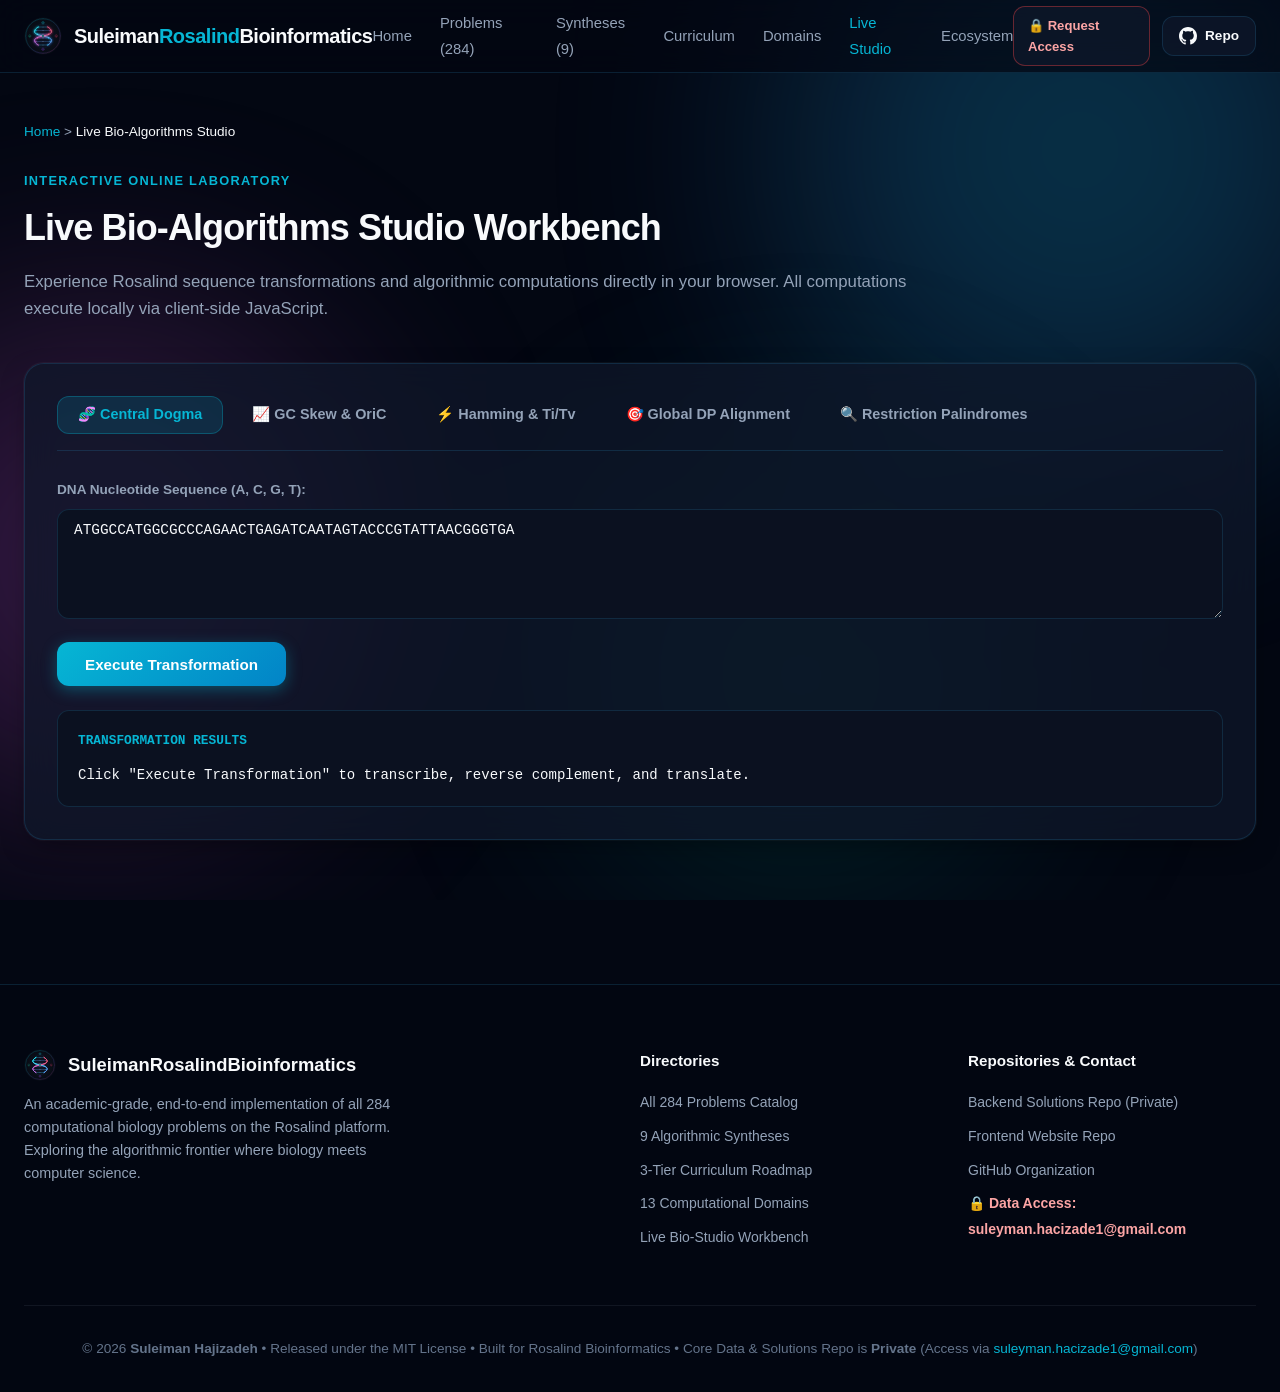
<file: studio/index.html>
<!DOCTYPE html>
<html lang="en" data-theme="dark">
<head>
  <meta charset="UTF-8" />
  <meta name="viewport" content="width=device-width, initial-scale=1.0" />
  <title>Live Bio-Algorithms Studio | In-Browser Computational Biology Workbench</title>
  
  <meta name="description" content="Interactive browser-native bioinformatics studio: DNA transcription, reverse complement, codon translation, GC skew replication origin (OriC) curves, Hamming distance, and Needleman-Wunsch dynamic programming alignment." />
  <meta name="keywords" content="Bio-Algorithms Studio, In-Browser Bioinformatics, DNA Transcription Tool, RNA Translation, GC Skew Calculator, OriC Origin of Replication, Hamming Distance, Ti/Tv Ratio, Needleman-Wunsch Dynamic Programming, Restriction Palindromes, Rosalind Online, Suleiman Hajizadeh" />
  <meta name="author" content="Suleiman Hajizadeh" />
  <meta name="robots" content="index, follow, max-snippet:-1, max-image-preview:large, max-video-preview:-1" />
  <meta name="googlebot" content="index, follow, max-snippet:-1, max-image-preview:large" />
  <meta name="bingbot" content="index, follow, max-snippet:-1, max-image-preview:large" />
  
  <link rel="canonical" href="https://suleimanrosalindbioinformatics.github.io/studio/" />

  <!-- Open Graph -->
  <meta property="og:type" content="website" />
  <meta property="og:site_name" content="SuleimanRosalindBioinformatics" />
  <meta property="og:url" content="https://suleimanrosalindbioinformatics.github.io/studio/" />
  <meta property="og:title" content="Live Bio-Algorithms Studio | In-Browser Computational Biology Workbench" />
  <meta property="og:description" content="Run real-time Rosalind algorithmic transformations directly in your browser with zero installation." />
  <meta property="og:image" content="https://suleimanrosalindbioinformatics.github.io/assets/logo-emblem.png" />
  <meta property="og:image:width" content="1024" />
  <meta property="og:image:height" content="1024" />
  <meta property="og:image:alt" content="SuleimanRosalindBioinformatics Studio" />
  <meta property="og:locale" content="en_US" />

  <!-- Twitter Card -->
  <meta name="twitter:card" content="summary_large_image" />
  <meta name="twitter:site" content="@SuleimanHajizadeh" />
  <meta name="twitter:creator" content="@SuleimanHajizadeh" />
  <meta name="twitter:url" content="https://suleimanrosalindbioinformatics.github.io/studio/" />
  <meta name="twitter:title" content="Live Bio-Algorithms Studio | In-Browser Computational Biology Workbench" />
  <meta name="twitter:description" content="In-browser biological algorithms: Central dogma, GC skew curve, Hamming distance, and dynamic programming." />
  <meta name="twitter:image" content="https://suleimanrosalindbioinformatics.github.io/assets/logo-emblem.png" />

  <!-- Icons -->
  <link rel="icon" type="image/svg+xml" href="../favicon.svg" />
  <link rel="icon" type="image/png" sizes="64x64" href="../favicon.png" />
  <link rel="apple-touch-icon" sizes="180x180" href="../apple-touch-icon.png" />
  <link rel="manifest" href="../manifest.json" />

  <!-- Stylesheet -->
  <link rel="stylesheet" href="../css/style.css" />

  <!-- JSON-LD Structured Data Schema -->
  <script type="application/ld+json">
{
  "@context": "https://schema.org",
  "@graph": [
    {
      "@type": "WebApplication",
      "@id": "https://suleimanrosalindbioinformatics.github.io/studio/#app",
      "name": "Live Bio-Algorithms Studio",
      "url": "https://suleimanrosalindbioinformatics.github.io/studio/",
      "applicationCategory": "EducationalApplication",
      "operatingSystem": "All Web Browsers (Chrome, Firefox, Safari, Edge)",
      "browserRequirements": "Requires JavaScript. HTML5 Canvas & Web API compatible.",
      "description": "Interactive browser-native computational biology laboratory: DNA transcription, translation, GC Skew OriC plotting, Hamming distance Ti/Tv metrics, and Needleman-Wunsch DP matrix alignment.",
      "creator": {
        "@type": "Person",
        "name": "Suleiman Hajizadeh",
        "jobTitle": "Bioinformatician & Software Architect",
        "url": "https://github.com/SuleimanHajizadeh"
      }
    }
  ]
}
  </script>
</head>
<body id="top">
  <div class="bg-atmosphere" aria-hidden="true">
    <div class="glow-orb orb-1"></div>
    <div class="glow-orb orb-2"></div>
    <div class="glow-orb orb-3"></div>
  </div>

  <header class="navbar">
    <div class="container navbar-inner">
      <a href="../" class="brand-link" aria-label="SuleimanRosalindBioinformatics Home">
        <img src="../assets/logo-icon.svg" alt="SuleimanRosalindBioinformatics Logo" class="brand-logo-img" />
        <span>Suleiman<span class="brand-accent">Rosalind</span>Bioinformatics</span>
      </a>

      <nav aria-label="Main Navigation">
        <ul class="nav-links">
          <li><a href="../" class="nav-link">Home</a></li>
          <li><a href="../problems/" class="nav-link">Problems (284)</a></li>
          <li><a href="../syntheses/" class="nav-link">Syntheses (9)</a></li>
          <li><a href="../curriculum/" class="nav-link">Curriculum</a></li>
          <li><a href="../domains/" class="nav-link">Domains</a></li>
          <li><a href="../studio/" class="nav-link active">Live Studio</a></li>
          <li><a href="../#ecosystem" class="nav-link">Ecosystem</a></li>
        </ul>
      </nav>

      <div class="nav-actions">
        <a href="mailto:suleyman.hacizade1@gmail.com?subject=Access%20Request%20-%20SuleimanRosalindBioinformatics" class="btn-secondary" style="padding: 0.5rem 0.85rem; font-size: 0.82rem; border-color: rgba(239, 68, 68, 0.4); color: #fca5a5;">
          🔒 Request Access
        </a>
        <a href="https://github.com/SuleimanRosalindBioinformatics/SuleimanRosalindBioinformatics" target="_blank" rel="noopener noreferrer" class="btn-secondary" style="padding: 0.5rem 1rem; font-size: 0.85rem;">
          <svg width="18" height="18" viewBox="0 0 24 24" fill="currentColor">
            <path d="M12 0C5.37 0 0 5.37 0 12c0 5.31 3.435 9.795 8.205 11.385.6.105.825-.255.825-.57 0-.285-.015-1.23-.015-2.235-3.015.555-3.795-.735-4.035-1.41-.135-.345-.72-1.41-1.23-1.695-.42-.225-1.02-.78-.015-.795.945-.015 1.62.87 1.845 1.23 1.08 1.815 2.805 1.305 3.495.99.105-.78.42-1.305.765-1.605-2.67-.3-5.46-1.335-5.46-5.925 0-1.305.465-2.385 1.23-3.225-.12-.3-.54-1.53.12-3.18 0 0 1.005-.315 3.3 1.23.96-.27 1.98-.405 3-.405s2.04.135 3 .405c2.295-1.56 3.3-1.23 3.3-1.23.66 1.65.24 2.88.12 3.18.765.84 1.23 1.905 1.23 3.225 0 4.605-2.805 5.625-5.475 5.925.435.375.81 1.095.81 2.22 0 1.605-.015 2.895-.015 3.3 0 .315.225.69.825.57A12.02 12.02 0 0024 12c0-6.63-5.37-12-12-12z"/>
          </svg>
          Repo
        </a>
      </div>
    </div>
  </header>

  <main class="container" style="padding-top: 3rem; padding-bottom: 5rem;">
    <!-- Breadcrumb -->
    <nav aria-label="Breadcrumb" style="font-size: 0.85rem; color: var(--text-muted); margin-bottom: 1.5rem;">
      <a href="../" style="color: var(--cyan-primary); text-decoration: none;">Home</a> &gt; 
      <span style="color: var(--text-main);">Live Bio-Algorithms Studio</span>
    </nav>

    <div class="section-header" style="text-align: left; margin-bottom: 2.5rem;">
      <span class="section-tag">Interactive Online Laboratory</span>
      <h1 class="section-title" style="font-size: 2.25rem;">Live Bio-Algorithms Studio Workbench</h1>
      <p class="section-subtitle" style="max-width: 900px; margin: 0.5rem 0 0;">
        Experience Rosalind sequence transformations and algorithmic computations directly in your browser. All computations execute locally via client-side JavaScript.
      </p>
    </div>

    <!-- The Studio Container -->
    <div class="studio-card">
      <div class="studio-tabs">
        <button class="studio-tab-btn active" data-tab="tab-dogma">🧬 Central Dogma</button>
        <button class="studio-tab-btn" data-tab="tab-skew">📈 GC Skew & OriC</button>
        <button class="studio-tab-btn" data-tab="tab-ham">⚡ Hamming & Ti/Tv</button>
        <button class="studio-tab-btn" data-tab="tab-align">🎯 Global DP Alignment</button>
        <button class="studio-tab-btn" data-tab="tab-pal">🔍 Restriction Palindromes</button>
      </div>

      <!-- Tab 1: Central Dogma -->
      <div id="tab-dogma" class="studio-pane active">
        <label class="input-label" for="dogma-input">DNA Nucleotide Sequence (A, C, G, T):</label>
        <textarea id="dogma-input" class="studio-textarea" placeholder="Paste DNA sequence...">ATGGCCATGGCGCCCAGAACTGAGATCAATAGTACCCGTATTAACGGGTGA</textarea>
        <div class="studio-btn-row">
          <button id="btn-run-dogma" class="btn-primary">Execute Transformation</button>
        </div>
        <div class="output-panel">
          <div class="output-title">Transformation Results</div>
          <div id="dogma-output">Click "Execute Transformation" to transcribe, reverse complement, and translate.</div>
        </div>
      </div>

      <!-- Tab 2: GC Skew -->
      <div id="tab-skew" class="studio-pane">
        <label class="input-label" for="skew-input">Bacterial Genome Fragment (for OriC origin of replication finding):</label>
        <textarea id="skew-input" class="studio-textarea" placeholder="Paste DNA fragment...">CATGGGCATCGGCCATACGCC</textarea>
        <div class="studio-btn-row">
          <button id="btn-run-skew" class="btn-primary">Compute GC Skew Curve</button>
        </div>
        <div class="output-panel">
          <div class="output-title">GC Skew & Minimum Coordinates (OriC Candidate)</div>
          <div id="skew-output">Click "Compute GC Skew Curve" to trace skew trajectory.</div>
        </div>
      </div>

      <!-- Tab 3: Hamming -->
      <div id="tab-ham" class="studio-pane">
        <div class="input-row-2col" style="display: grid; grid-template-columns: 1fr 1fr; gap: 1rem; margin-bottom: 1rem;">
          <div>
            <label class="input-label" for="ham-input-1">Sequence 1 (Length n):</label>
            <input type="text" id="ham-input-1" class="studio-input" value="GAGCCTACTAACGGGAT" style="width: 100%; padding: 0.75rem; border-radius: 6px; background: rgba(0,0,0,0.3); border: 1px solid var(--bg-card-border); color: #fff;" />
          </div>
          <div>
            <label class="input-label" for="ham-input-2">Sequence 2 (Length n):</label>
            <input type="text" id="ham-input-2" class="studio-input" value="CATCGTAATGACGGCCT" style="width: 100%; padding: 0.75rem; border-radius: 6px; background: rgba(0,0,0,0.3); border: 1px solid var(--bg-card-border); color: #fff;" />
          </div>
        </div>
        <div class="studio-btn-row">
          <button id="btn-run-ham" class="btn-primary">Compute Distance & Ti/Tv</button>
        </div>
        <div class="output-panel">
          <div class="output-title">Point Mutation Metrics</div>
          <div id="ham-output">Results will appear here.</div>
        </div>
      </div>

      <!-- Tab 4: Alignment -->
      <div id="tab-align" class="studio-pane">
        <div class="input-row-2col" style="display: grid; grid-template-columns: 1fr 1fr; gap: 1rem; margin-bottom: 1rem;">
          <div>
            <label class="input-label" for="align-input-1">String v (Target):</label>
            <input type="text" id="align-input-1" class="studio-input" value="PLEASANTLY" style="width: 100%; padding: 0.75rem; border-radius: 6px; background: rgba(0,0,0,0.3); border: 1px solid var(--bg-card-border); color: #fff;" />
          </div>
          <div>
            <label class="input-label" for="align-input-2">String w (Query):</label>
            <input type="text" id="align-input-2" class="studio-input" value="MEANLY" style="width: 100%; padding: 0.75rem; border-radius: 6px; background: rgba(0,0,0,0.3); border: 1px solid var(--bg-card-border); color: #fff;" />
          </div>
        </div>
        <div class="studio-btn-row">
          <button id="btn-run-align" class="btn-primary">Compute Optimal Global Alignment</button>
        </div>
        <div class="output-panel">
          <div class="output-title">Dynamic Programming Alignment & Score</div>
          <div id="align-output">Click to compute Needleman-Wunsch DP alignment.</div>
        </div>
      </div>

      <!-- Tab 5: Palindromes -->
      <div id="tab-pal" class="studio-pane">
        <label class="input-label" for="pal-input">DNA Sequence (Scanning for lengths 4 to 12):</label>
        <textarea id="pal-input" class="studio-textarea" placeholder="Paste DNA sequence...">TCAATGCATGCGGGTCTATATGCAT</textarea>
        <div class="studio-btn-row">
          <button id="btn-run-pal" class="btn-primary">Locate Restriction Sites</button>
        </div>
        <div class="output-panel">
          <div class="output-title">Reverse Palindrome Positions & Lengths</div>
          <div id="pal-output">Click to scan for restriction enzyme sites.</div>
        </div>
      </div>
    </div>
  </main>

  <!-- Footer -->
  <footer class="footer">
    <div class="container">
      <div class="footer-grid">
        <div class="footer-brand">
          <div style="display:flex; align-items:center; gap:0.75rem; margin-bottom:0.5rem;">
            <img src="../assets/logo-icon.svg" alt="Logo" style="width:32px; height:32px; border-radius:6px;" />
            <span style="font-weight:700; font-size:1.15rem;">SuleimanRosalindBioinformatics</span>
          </div>
          <p>
            An academic-grade, end-to-end implementation of all 284 computational biology problems on the Rosalind platform. Exploring the algorithmic frontier where biology meets computer science.
          </p>
        </div>

        <div class="footer-col">
          <h4>Directories</h4>
          <ul>
            <li><a href="../problems/">All 284 Problems Catalog</a></li>
            <li><a href="../syntheses/">9 Algorithmic Syntheses</a></li>
            <li><a href="../curriculum/">3-Tier Curriculum Roadmap</a></li>
            <li><a href="../domains/">13 Computational Domains</a></li>
            <li><a href="../studio/">Live Bio-Studio Workbench</a></li>
          </ul>
        </div>

        <div class="footer-col">
          <h4>Repositories & Contact</h4>
          <ul>
            <li><a href="https://github.com/SuleimanRosalindBioinformatics/SuleimanRosalindBioinformatics" target="_blank" rel="noopener noreferrer">Backend Solutions Repo (Private)</a></li>
            <li><a href="https://github.com/SuleimanRosalindBioinformatics/SuleimanRosalindBioinformatics.github.io" target="_blank" rel="noopener noreferrer">Frontend Website Repo</a></li>
            <li><a href="https://github.com/SuleimanRosalindBioinformatics" target="_blank" rel="noopener noreferrer">GitHub Organization</a></li>
            <li><a href="mailto:suleyman.hacizade1@gmail.com?subject=Access%20Request%20-%20SuleimanRosalindBioinformatics" style="color:#fca5a5; font-weight:600;">🔒 Data Access: suleyman.hacizade1@gmail.com</a></li>
          </ul>
        </div>
      </div>

      <div class="footer-bottom">
        <p>&copy; 2026 <strong>Suleiman Hajizadeh</strong> • Released under the MIT License • Built for Rosalind Bioinformatics • Core Data &amp; Solutions Repo is <strong>Private</strong> (Access via <a href="mailto:suleyman.hacizade1@gmail.com" style="color:var(--cyan-primary);">suleyman.hacizade1@gmail.com</a>)</p>
      </div>
    </div>
  </footer>

  <!-- Scripts -->
  <script src="../js/bio-studio.js"></script>
  <script>
    // Tab switching for standalone studio page
    const tabs = document.querySelectorAll('.studio-tab-btn');
    const panes = document.querySelectorAll('.studio-pane');
    tabs.forEach(tab => {
      tab.addEventListener('click', () => {
        const targetId = tab.getAttribute('data-tab');
        tabs.forEach(t => t.classList.remove('active'));
        panes.forEach(p => p.classList.remove('active'));
        tab.classList.add('active');
        const activePane = document.getElementById(targetId);
        if (activePane) activePane.classList.add('active');
      });
    });
  </script>
</body>
</html>
</file>
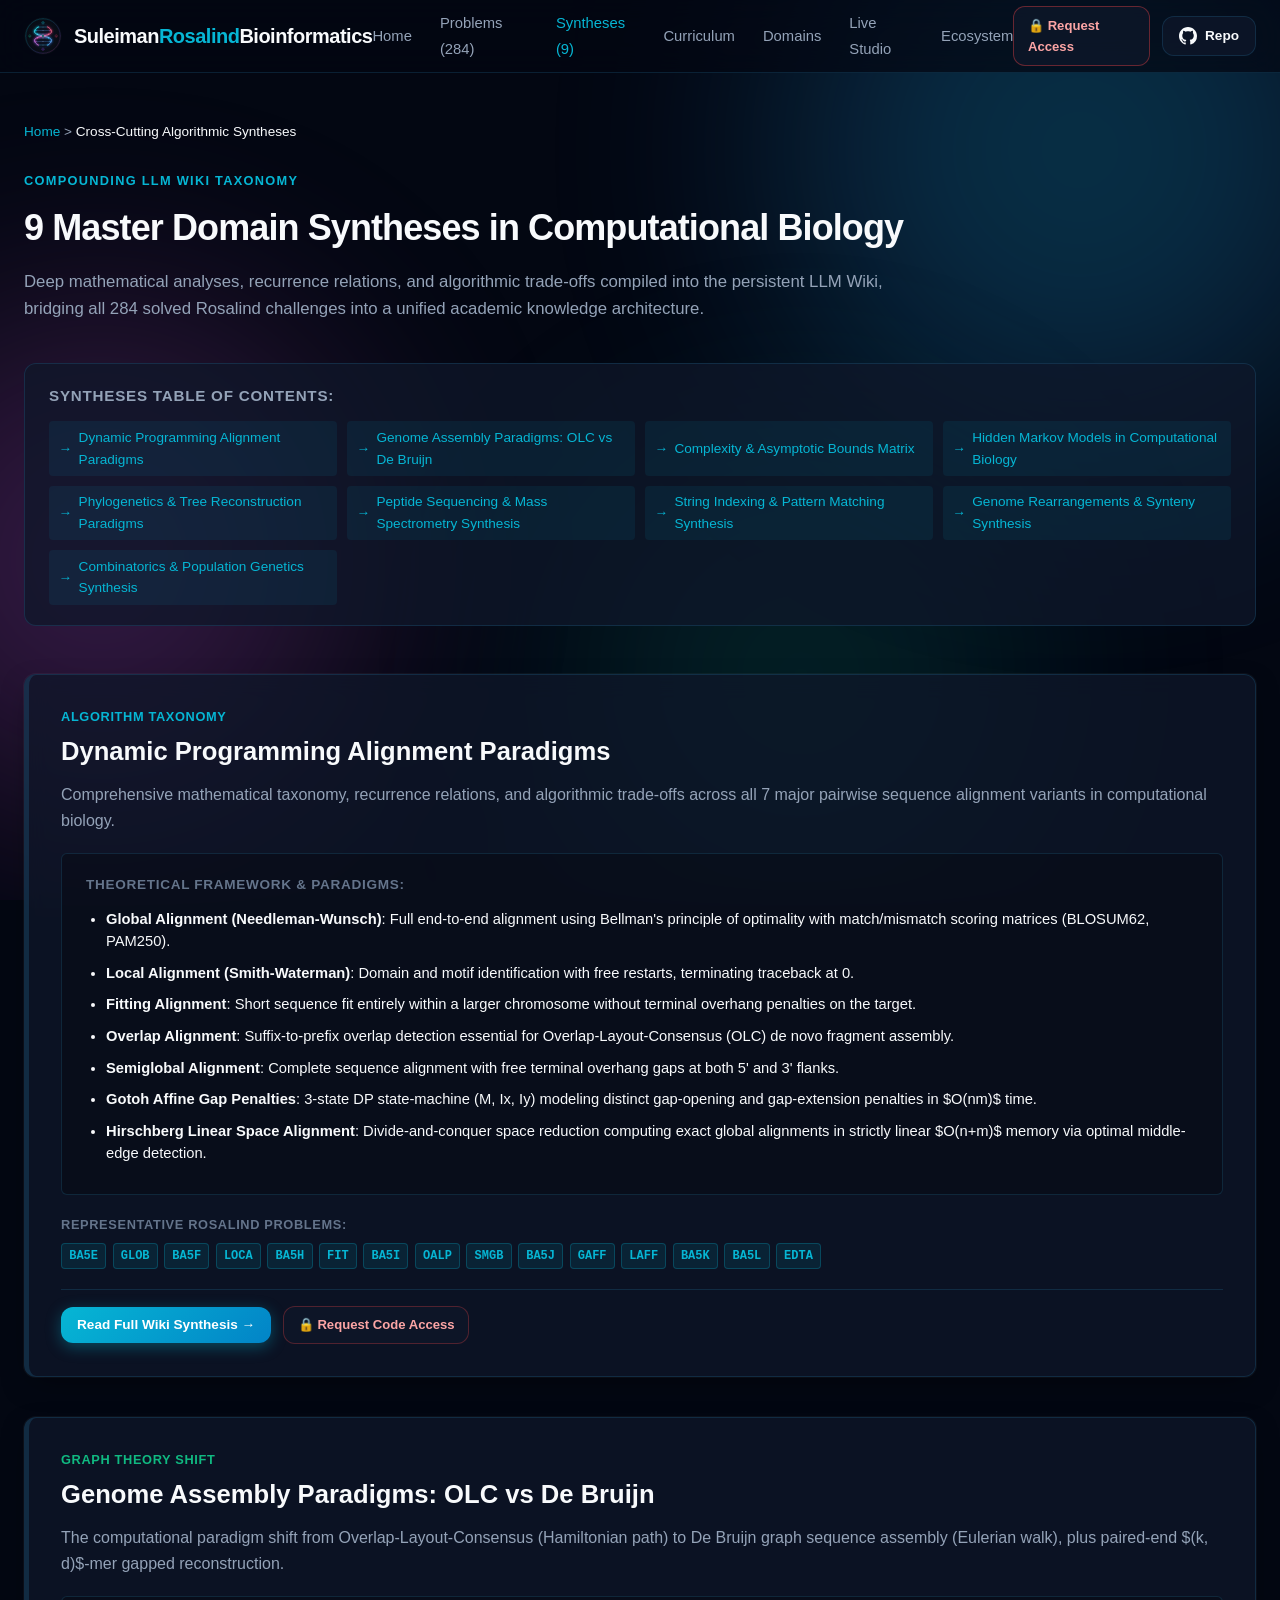
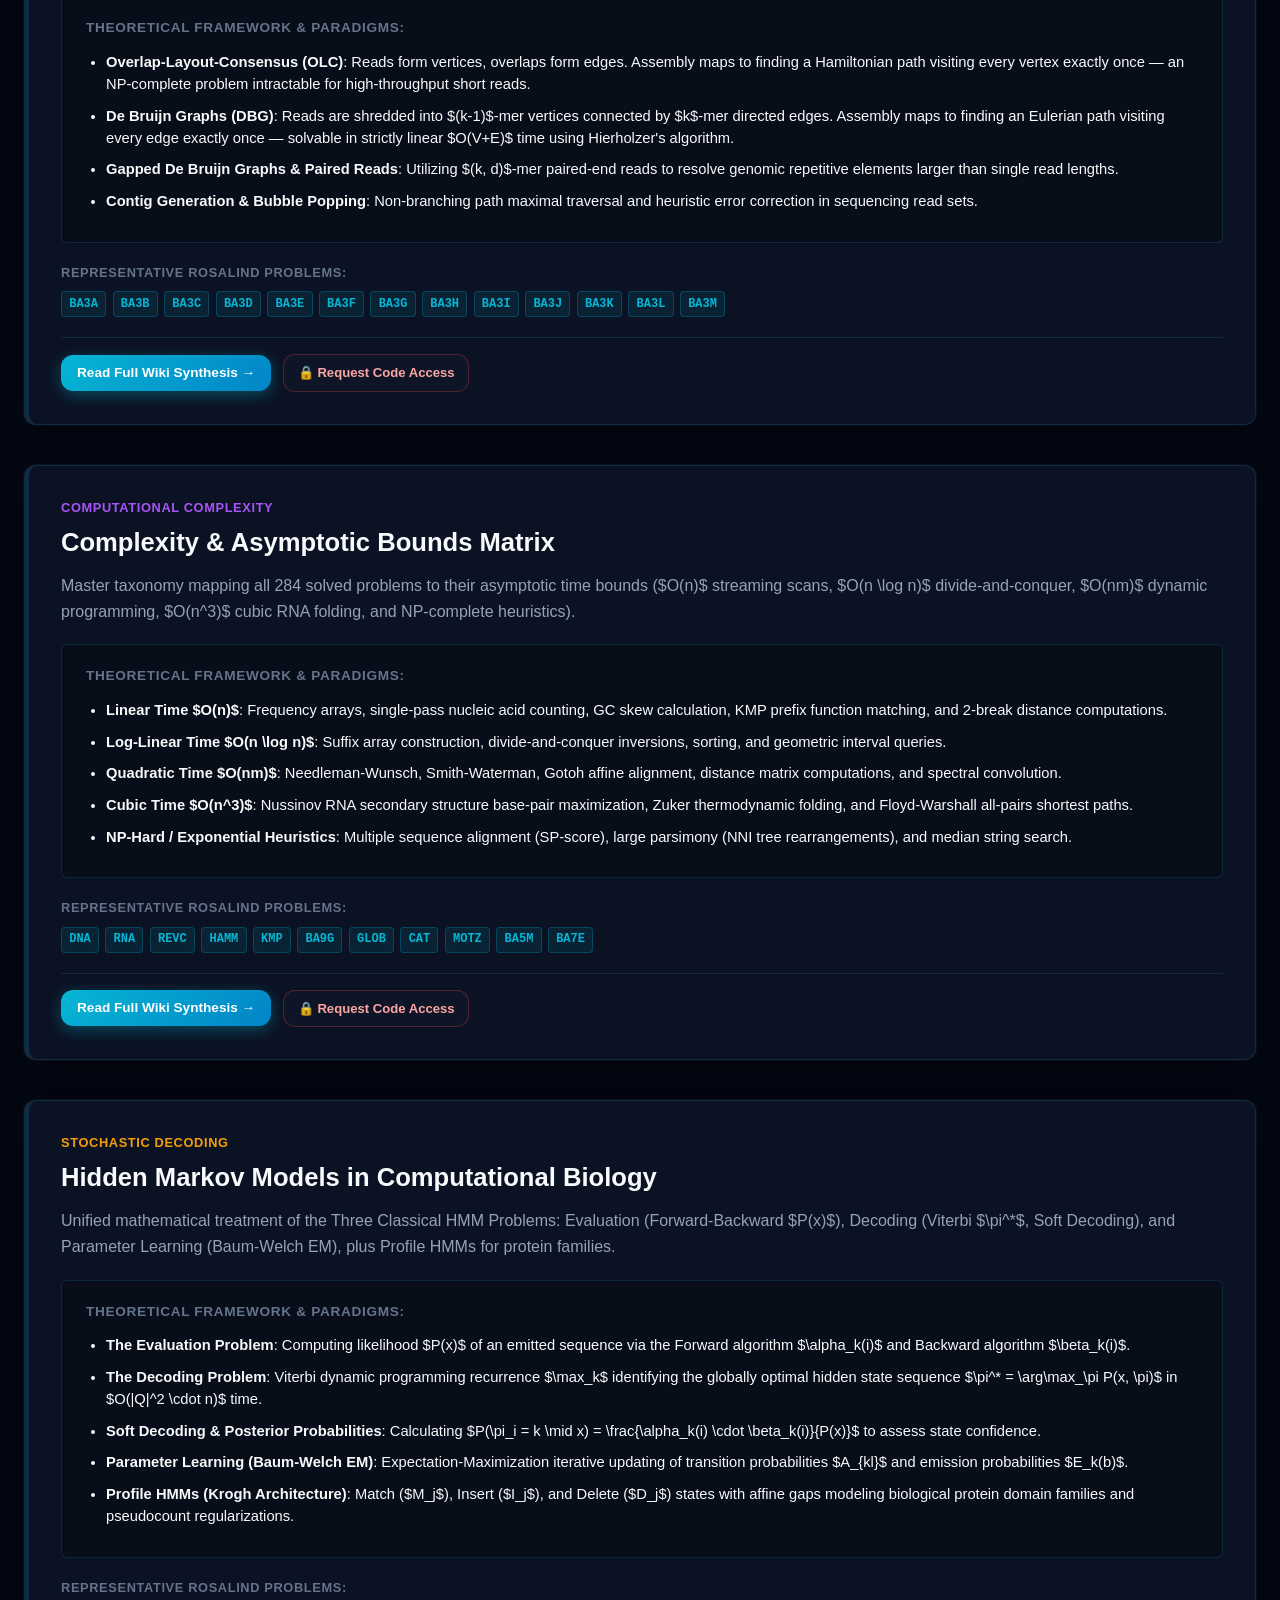
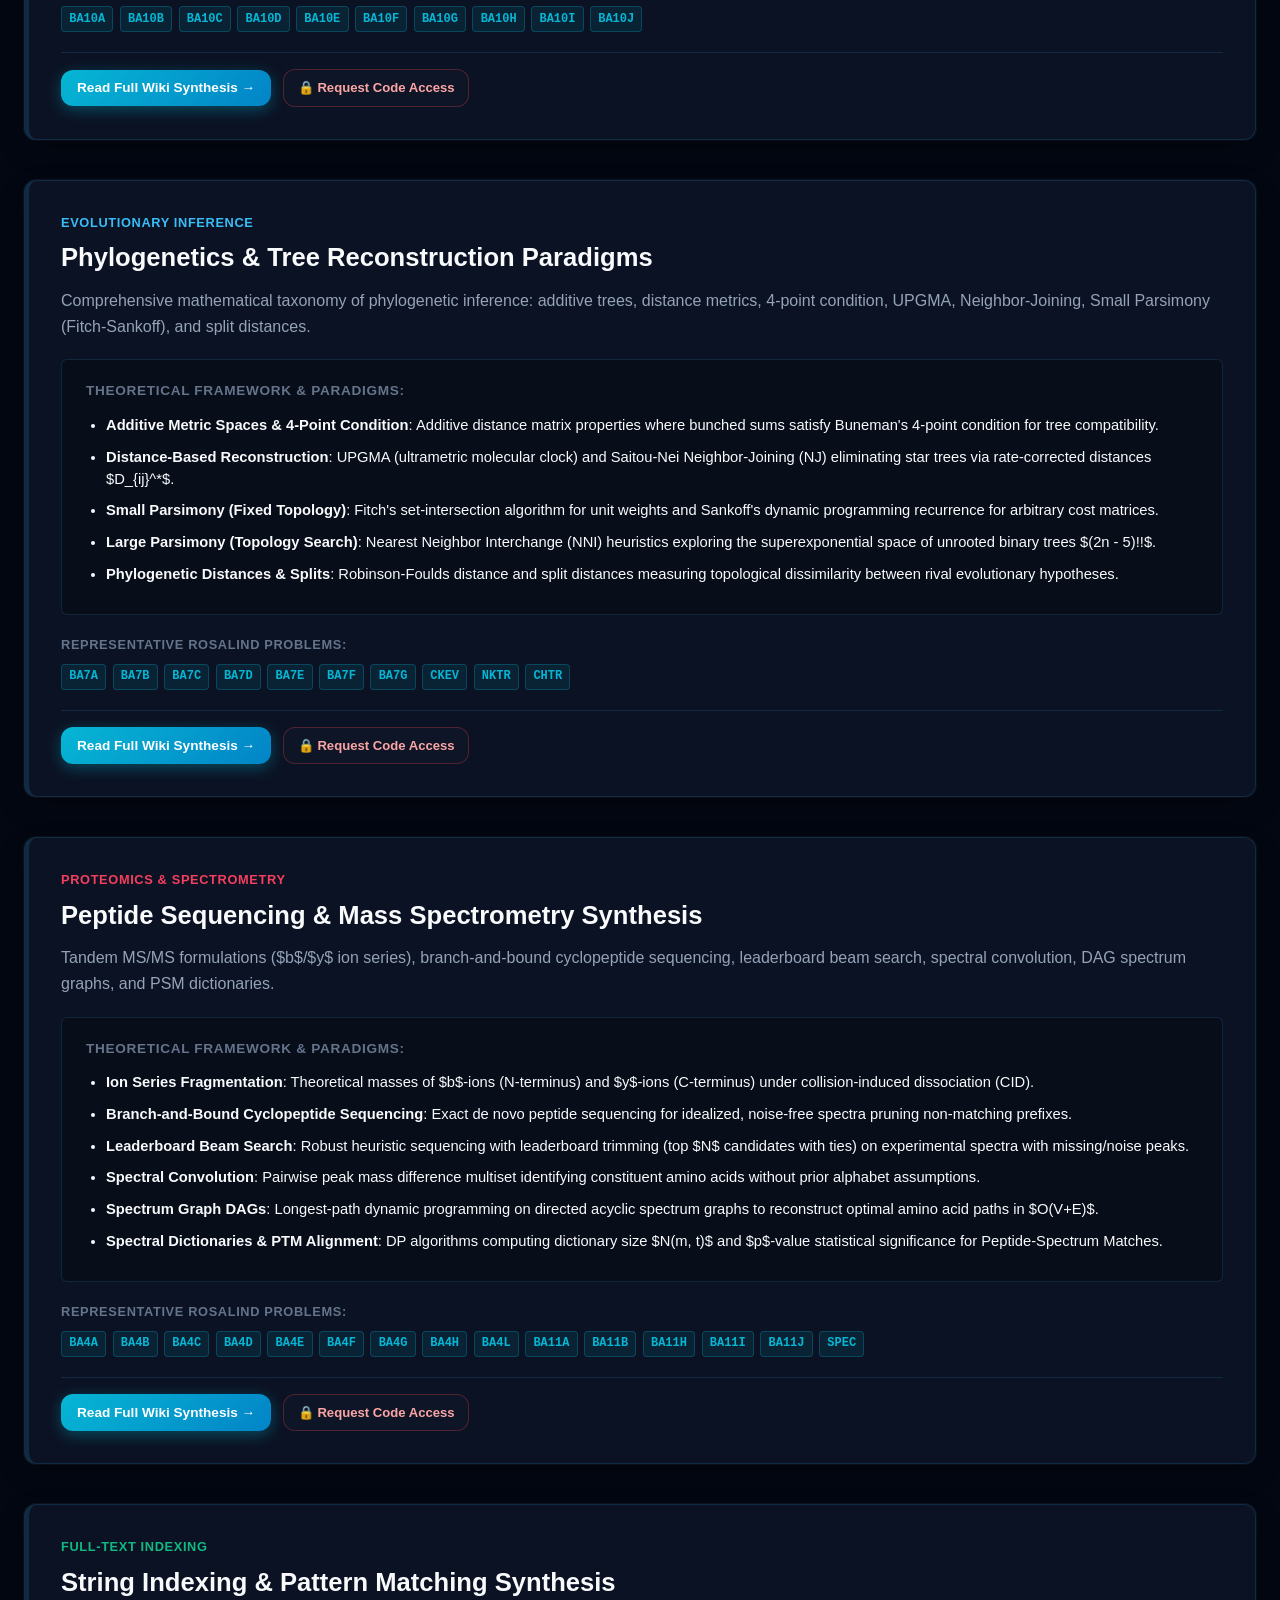
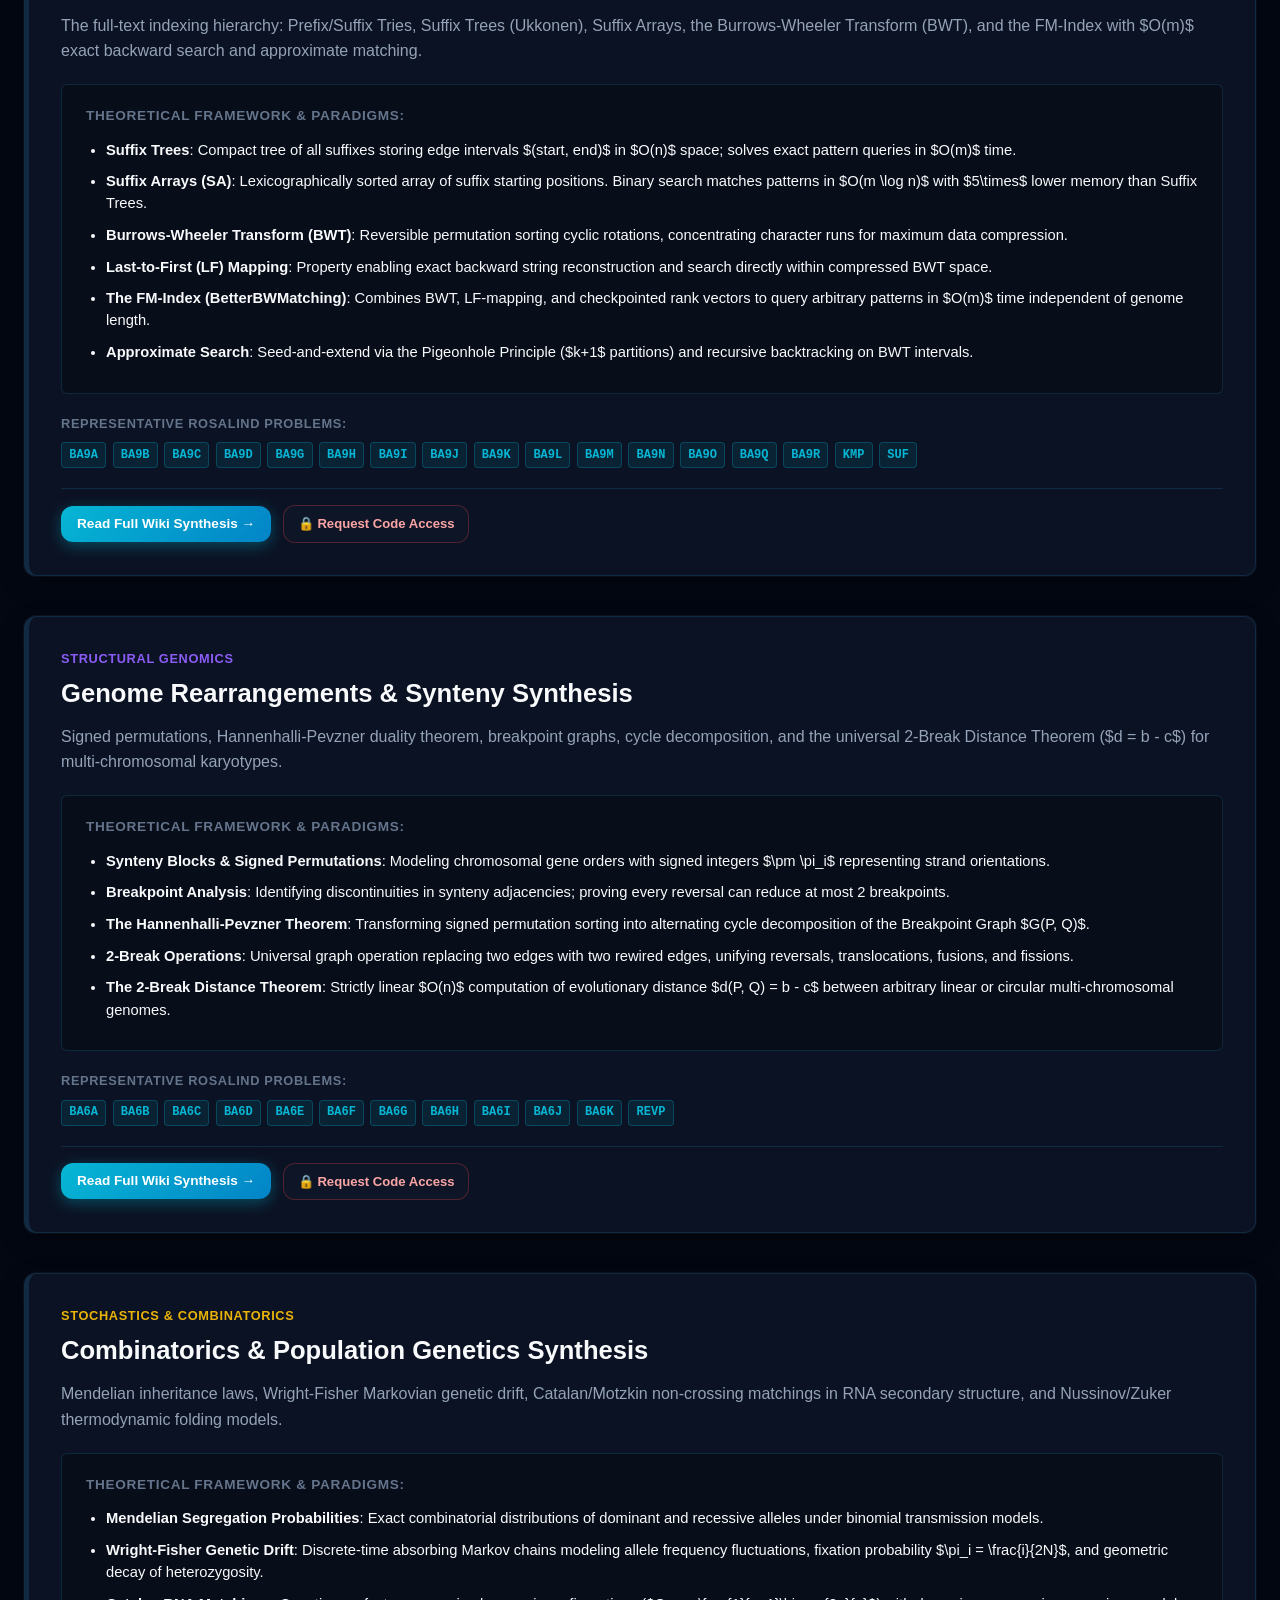
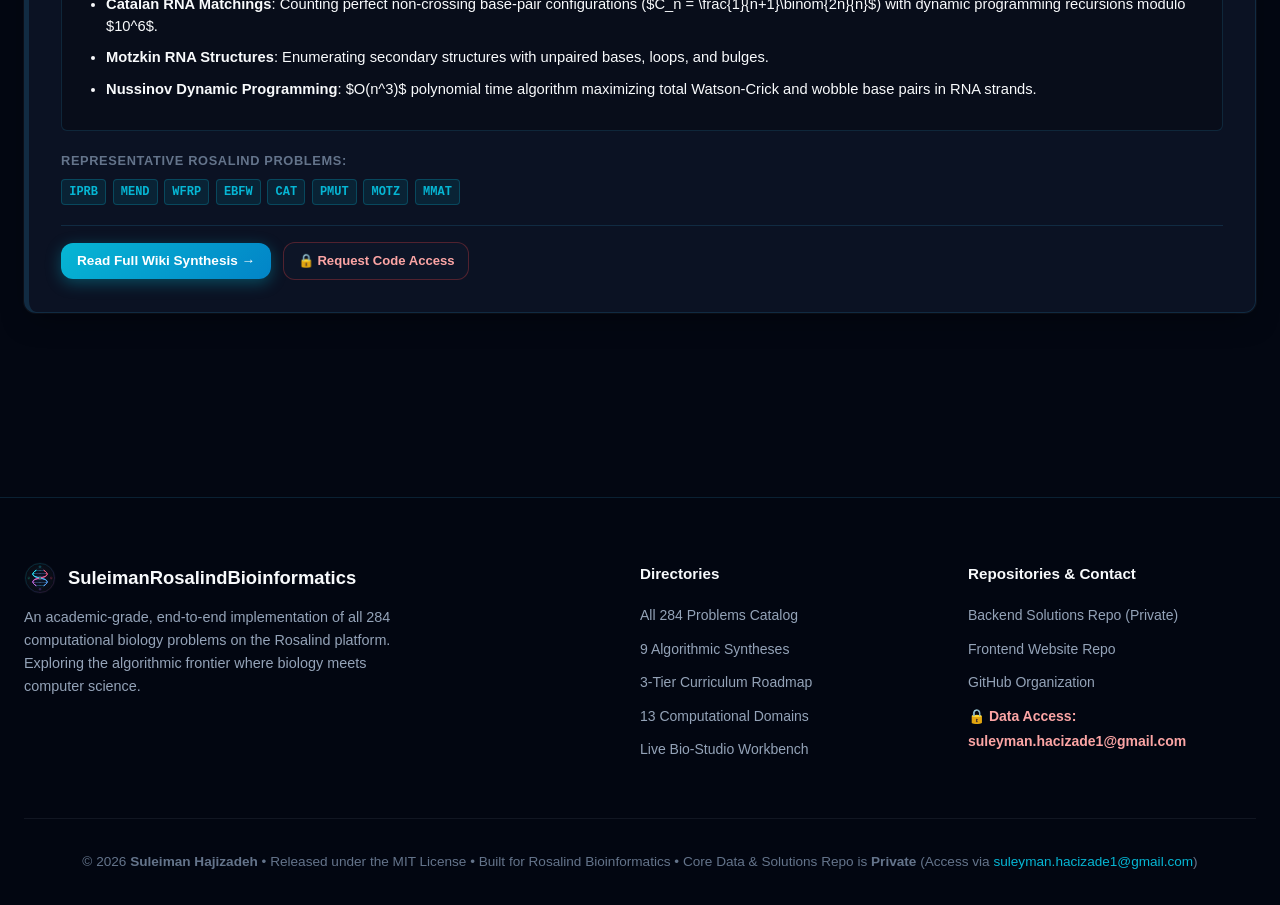
<file: syntheses/index.html>
<!DOCTYPE html>
<html lang="en" data-theme="dark">
<head>
  <meta charset="UTF-8" />
  <meta name="viewport" content="width=device-width, initial-scale=1.0" />
  <title>Cross-Cutting Algorithmic Syntheses | SuleimanRosalindBioinformatics</title>
  
  <meta name="description" content="In-depth mathematical and algorithmic syntheses in computational biology: Needleman-Wunsch & Hirschberg alignment, De Bruijn genome assembly, Baum-Welch HMMs, Neighbor-Joining trees, FM-Index, synteny 2-breaks, and mass spectrometry." />
  <meta name="keywords" content="Computational Biology Syntheses, Bioinformatics Algorithms, Needleman-Wunsch, Smith-Waterman, Hirschberg Linear Space, Gotoh Affine Gaps, De Bruijn Graphs, Eulerian Path, Baum-Welch HMM, Viterbi Algorithm, Neighbor-Joining, UPGMA, Fitch-Sankoff, FM-Index, Burrows-Wheeler Transform, 2-Break Genome Rearrangements, Mass Spectrometry Peptides, Wright-Fisher Drift, Catalan RNA, Suleiman Hajizadeh" />
  <meta name="author" content="Suleiman Hajizadeh" />
  <meta name="robots" content="index, follow, max-snippet:-1, max-image-preview:large, max-video-preview:-1" />
  <meta name="googlebot" content="index, follow, max-snippet:-1, max-image-preview:large" />
  <meta name="bingbot" content="index, follow, max-snippet:-1, max-image-preview:large" />
  
  <link rel="canonical" href="https://suleimanrosalindbioinformatics.github.io/syntheses/" />

  <!-- Open Graph -->
  <meta property="og:type" content="article" />
  <meta property="og:site_name" content="SuleimanRosalindBioinformatics" />
  <meta property="og:url" content="https://suleimanrosalindbioinformatics.github.io/syntheses/" />
  <meta property="og:title" content="Cross-Cutting Algorithmic Syntheses in Computational Biology" />
  <meta property="og:description" content="9 Comprehensive mathematical domain syntheses unifying the 284 solved problems of computational biology into an academic knowledge graph." />
  <meta property="og:image" content="https://suleimanrosalindbioinformatics.github.io/assets/logo-emblem.png" />
  <meta property="og:image:width" content="1024" />
  <meta property="og:image:height" content="1024" />
  <meta property="og:image:alt" content="SuleimanRosalindBioinformatics Emblem" />
  <meta property="og:locale" content="en_US" />

  <!-- Twitter Card -->
  <meta name="twitter:card" content="summary_large_image" />
  <meta name="twitter:site" content="@SuleimanHajizadeh" />
  <meta name="twitter:creator" content="@SuleimanHajizadeh" />
  <meta name="twitter:url" content="https://suleimanrosalindbioinformatics.github.io/syntheses/" />
  <meta name="twitter:title" content="Cross-Cutting Algorithmic Syntheses | SuleimanRosalindBioinformatics" />
  <meta name="twitter:description" content="9 Mathematical syntheses across alignment, assembly, HMMs, phylogenetics, mass spectrometry, and synteny." />
  <meta name="twitter:image" content="https://suleimanrosalindbioinformatics.github.io/assets/logo-emblem.png" />

  <!-- Icons -->
  <link rel="icon" type="image/svg+xml" href="../favicon.svg" />
  <link rel="icon" type="image/png" sizes="64x64" href="../favicon.png" />
  <link rel="apple-touch-icon" sizes="180x180" href="../apple-touch-icon.png" />
  <link rel="manifest" href="../manifest.json" />

  <!-- Stylesheet -->
  <link rel="stylesheet" href="../css/style.css" />

  <!-- JSON-LD Structured Data Schema -->
  <script type="application/ld+json">
{
  "@context": "https://schema.org",
  "@graph": [
    {
      "@type": "CollectionPage",
      "@id": "https://suleimanrosalindbioinformatics.github.io/syntheses/#webpage",
      "url": "https://suleimanrosalindbioinformatics.github.io/syntheses/",
      "name": "Cross-Cutting Algorithmic Syntheses | SuleimanRosalindBioinformatics",
      "description": "9 In-depth mathematical and algorithmic syntheses in computational biology \u2014 dynamic programming, De Bruijn graphs, complexity bounds, HMMs, phylogenetics, mass spectrometry, FM-Index, synteny 2-breaks, and population genetics.",
      "isPartOf": {
        "@type": "WebSite",
        "@id": "https://suleimanrosalindbioinformatics.github.io/#website",
        "name": "SuleimanRosalindBioinformatics",
        "url": "https://suleimanrosalindbioinformatics.github.io/"
      },
      "breadcrumb": {
        "@type": "BreadcrumbList",
        "itemListElement": [
          {
            "@type": "ListItem",
            "position": 1,
            "name": "Home",
            "item": "https://suleimanrosalindbioinformatics.github.io/"
          },
          {
            "@type": "ListItem",
            "position": 2,
            "name": "Algorithmic Syntheses",
            "item": "https://suleimanrosalindbioinformatics.github.io/syntheses/"
          }
        ]
      }
    },
    {
      "@type": "ItemList",
      "name": "Computational Biology Algorithmic Syntheses",
      "numberOfItems": 9,
      "itemListElement": [
        {
          "@type": "ListItem",
          "position": 1,
          "name": "Dynamic Programming Alignment Paradigms",
          "url": "https://suleimanrosalindbioinformatics.github.io/syntheses/#dynamic-programming-alignment",
          "description": "Comprehensive mathematical taxonomy, recurrence relations, and algorithmic trade-offs across all 7 major pairwise sequence alignment variants in computational biology."
        },
        {
          "@type": "ListItem",
          "position": 2,
          "name": "Genome Assembly Paradigms: OLC vs De Bruijn",
          "url": "https://suleimanrosalindbioinformatics.github.io/syntheses/#genome-assembly",
          "description": "The computational paradigm shift from Overlap-Layout-Consensus (Hamiltonian path) to De Bruijn graph sequence assembly (Eulerian walk), plus paired-end $(k, d)$-mer gapped reconstruction."
        },
        {
          "@type": "ListItem",
          "position": 3,
          "name": "Complexity & Asymptotic Bounds Matrix",
          "url": "https://suleimanrosalindbioinformatics.github.io/syntheses/#algorithmic-complexity",
          "description": "Master taxonomy mapping all 284 solved problems to their asymptotic time bounds ($O(n)$ streaming scans, $O(n \\log n)$ divide-and-conquer, $O(nm)$ dynamic programming, $O(n^3)$ cubic RNA folding, and NP-complete heuristics)."
        },
        {
          "@type": "ListItem",
          "position": 4,
          "name": "Hidden Markov Models in Computational Biology",
          "url": "https://suleimanrosalindbioinformatics.github.io/syntheses/#hidden-markov-models",
          "description": "Unified mathematical treatment of the Three Classical HMM Problems: Evaluation (Forward-Backward $P(x)$), Decoding (Viterbi $\\pi^*$, Soft Decoding), and Parameter Learning (Baum-Welch EM), plus Profile HMMs for protein families."
        },
        {
          "@type": "ListItem",
          "position": 5,
          "name": "Phylogenetics & Tree Reconstruction Paradigms",
          "url": "https://suleimanrosalindbioinformatics.github.io/syntheses/#phylogenetics-trees",
          "description": "Comprehensive mathematical taxonomy of phylogenetic inference: additive trees, distance metrics, 4-point condition, UPGMA, Neighbor-Joining, Small Parsimony (Fitch-Sankoff), and split distances."
        },
        {
          "@type": "ListItem",
          "position": 6,
          "name": "Peptide Sequencing & Mass Spectrometry Synthesis",
          "url": "https://suleimanrosalindbioinformatics.github.io/syntheses/#mass-spectrometry",
          "description": "Tandem MS/MS formulations ($b$/$y$ ion series), branch-and-bound cyclopeptide sequencing, leaderboard beam search, spectral convolution, DAG spectrum graphs, and PSM dictionaries."
        },
        {
          "@type": "ListItem",
          "position": 7,
          "name": "String Indexing & Pattern Matching Synthesis",
          "url": "https://suleimanrosalindbioinformatics.github.io/syntheses/#string-indexing",
          "description": "The full-text indexing hierarchy: Prefix/Suffix Tries, Suffix Trees (Ukkonen), Suffix Arrays, the Burrows-Wheeler Transform (BWT), and the FM-Index with $O(m)$ exact backward search and approximate matching."
        },
        {
          "@type": "ListItem",
          "position": 8,
          "name": "Genome Rearrangements & Synteny Synthesis",
          "url": "https://suleimanrosalindbioinformatics.github.io/syntheses/#genome-rearrangements",
          "description": "Signed permutations, Hannenhalli-Pevzner duality theorem, breakpoint graphs, cycle decomposition, and the universal 2-Break Distance Theorem ($d = b - c$) for multi-chromosomal karyotypes."
        },
        {
          "@type": "ListItem",
          "position": 9,
          "name": "Combinatorics & Population Genetics Synthesis",
          "url": "https://suleimanrosalindbioinformatics.github.io/syntheses/#population-genetics",
          "description": "Mendelian inheritance laws, Wright-Fisher Markovian genetic drift, Catalan/Motzkin non-crossing matchings in RNA secondary structure, and Nussinov/Zuker thermodynamic folding models."
        }
      ]
    }
  ]
}
  </script>
</head>
<body id="top">
  <div class="bg-atmosphere" aria-hidden="true">
    <div class="glow-orb orb-1"></div>
    <div class="glow-orb orb-2"></div>
    <div class="glow-orb orb-3"></div>
  </div>

  <header class="navbar">
    <div class="container navbar-inner">
      <a href="../" class="brand-link" aria-label="SuleimanRosalindBioinformatics Home">
        <img src="../assets/logo-icon.svg" alt="SuleimanRosalindBioinformatics Logo" class="brand-logo-img" />
        <span>Suleiman<span class="brand-accent">Rosalind</span>Bioinformatics</span>
      </a>

      <nav aria-label="Main Navigation">
        <ul class="nav-links">
          <li><a href="../" class="nav-link">Home</a></li>
          <li><a href="../problems/" class="nav-link">Problems (284)</a></li>
          <li><a href="../syntheses/" class="nav-link active">Syntheses (9)</a></li>
          <li><a href="../curriculum/" class="nav-link">Curriculum</a></li>
          <li><a href="../domains/" class="nav-link">Domains</a></li>
          <li><a href="../studio/" class="nav-link">Live Studio</a></li>
          <li><a href="../#ecosystem" class="nav-link">Ecosystem</a></li>
        </ul>
      </nav>

      <div class="nav-actions">
        <a href="mailto:suleyman.hacizade1@gmail.com?subject=Access%20Request%20-%20SuleimanRosalindBioinformatics" class="btn-secondary" style="padding: 0.5rem 0.85rem; font-size: 0.82rem; border-color: rgba(239, 68, 68, 0.4); color: #fca5a5;">
          🔒 Request Access
        </a>
        <a href="https://github.com/SuleimanRosalindBioinformatics/SuleimanRosalindBioinformatics" target="_blank" rel="noopener noreferrer" class="btn-secondary" style="padding: 0.5rem 1rem; font-size: 0.85rem;">
          <svg width="18" height="18" viewBox="0 0 24 24" fill="currentColor">
            <path d="M12 0C5.37 0 0 5.37 0 12c0 5.31 3.435 9.795 8.205 11.385.6.105.825-.255.825-.57 0-.285-.015-1.23-.015-2.235-3.015.555-3.795-.735-4.035-1.41-.135-.345-.72-1.41-1.23-1.695-.42-.225-1.02-.78-.015-.795.945-.015 1.62.87 1.845 1.23 1.08 1.815 2.805 1.305 3.495.99.105-.78.42-1.305.765-1.605-2.67-.3-5.46-1.335-5.46-5.925 0-1.305.465-2.385 1.23-3.225-.12-.3-.54-1.53.12-3.18 0 0 1.005-.315 3.3 1.23.96-.27 1.98-.405 3-.405s2.04.135 3 .405c2.295-1.56 3.3-1.23 3.3-1.23.66 1.65.24 2.88.12 3.18.765.84 1.23 1.905 1.23 3.225 0 4.605-2.805 5.625-5.475 5.925.435.375.81 1.095.81 2.22 0 1.605-.015 2.895-.015 3.3 0 .315.225.69.825.57A12.02 12.02 0 0024 12c0-6.63-5.37-12-12-12z"/>
          </svg>
          Repo
        </a>
      </div>
    </div>
  </header>

  <main class="container" style="padding-top: 3rem; padding-bottom: 5rem;">
    <!-- Breadcrumb -->
    <nav aria-label="Breadcrumb" style="font-size: 0.85rem; color: var(--text-muted); margin-bottom: 1.5rem;">
      <a href="../" style="color: var(--cyan-primary); text-decoration: none;">Home</a> &gt; 
      <span style="color: var(--text-main);">Cross-Cutting Algorithmic Syntheses</span>
    </nav>

    <div class="section-header" style="text-align: left; margin-bottom: 2.5rem;">
      <span class="section-tag">Compounding LLM Wiki Taxonomy</span>
      <h1 class="section-title" style="font-size: 2.25rem;">9 Master Domain Syntheses in Computational Biology</h1>
      <p class="section-subtitle" style="max-width: 900px; margin: 0.5rem 0 0;">
        Deep mathematical analyses, recurrence relations, and algorithmic trade-offs compiled into the persistent LLM Wiki, bridging all 284 solved Rosalind challenges into a unified academic knowledge architecture.
      </p>
    </div>

    <!-- Quick Table of Contents Jump Grid -->
    <div style="background: var(--bg-card); padding: 1.25rem 1.5rem; border-radius: var(--radius-md); border: 1px solid var(--bg-card-border); margin-bottom: 3rem;">
      <h3 style="font-size: 0.95rem; text-transform: uppercase; letter-spacing: 0.05em; color: var(--text-muted); margin-bottom: 0.85rem;">Syntheses Table of Contents:</h3>
      <div style="display: grid; grid-template-columns: repeat(auto-fit, minmax(260px, 1fr)); gap: 0.6rem;">
        <a href="#dynamic-programming-alignment" style="font-size: 0.85rem; color: var(--cyan-primary); text-decoration: none; padding: 0.35rem 0.6rem; border-radius: 4px; background: rgba(6,182,212,0.08); display: flex; align-items: center; gap: 0.4rem;"><span>&rarr;</span> <span>Dynamic Programming Alignment Paradigms</span></a><a href="#genome-assembly" style="font-size: 0.85rem; color: var(--cyan-primary); text-decoration: none; padding: 0.35rem 0.6rem; border-radius: 4px; background: rgba(6,182,212,0.08); display: flex; align-items: center; gap: 0.4rem;"><span>&rarr;</span> <span>Genome Assembly Paradigms: OLC vs De Bruijn</span></a><a href="#algorithmic-complexity" style="font-size: 0.85rem; color: var(--cyan-primary); text-decoration: none; padding: 0.35rem 0.6rem; border-radius: 4px; background: rgba(6,182,212,0.08); display: flex; align-items: center; gap: 0.4rem;"><span>&rarr;</span> <span>Complexity & Asymptotic Bounds Matrix</span></a><a href="#hidden-markov-models" style="font-size: 0.85rem; color: var(--cyan-primary); text-decoration: none; padding: 0.35rem 0.6rem; border-radius: 4px; background: rgba(6,182,212,0.08); display: flex; align-items: center; gap: 0.4rem;"><span>&rarr;</span> <span>Hidden Markov Models in Computational Biology</span></a><a href="#phylogenetics-trees" style="font-size: 0.85rem; color: var(--cyan-primary); text-decoration: none; padding: 0.35rem 0.6rem; border-radius: 4px; background: rgba(6,182,212,0.08); display: flex; align-items: center; gap: 0.4rem;"><span>&rarr;</span> <span>Phylogenetics & Tree Reconstruction Paradigms</span></a><a href="#mass-spectrometry" style="font-size: 0.85rem; color: var(--cyan-primary); text-decoration: none; padding: 0.35rem 0.6rem; border-radius: 4px; background: rgba(6,182,212,0.08); display: flex; align-items: center; gap: 0.4rem;"><span>&rarr;</span> <span>Peptide Sequencing & Mass Spectrometry Synthesis</span></a><a href="#string-indexing" style="font-size: 0.85rem; color: var(--cyan-primary); text-decoration: none; padding: 0.35rem 0.6rem; border-radius: 4px; background: rgba(6,182,212,0.08); display: flex; align-items: center; gap: 0.4rem;"><span>&rarr;</span> <span>String Indexing & Pattern Matching Synthesis</span></a><a href="#genome-rearrangements" style="font-size: 0.85rem; color: var(--cyan-primary); text-decoration: none; padding: 0.35rem 0.6rem; border-radius: 4px; background: rgba(6,182,212,0.08); display: flex; align-items: center; gap: 0.4rem;"><span>&rarr;</span> <span>Genome Rearrangements & Synteny Synthesis</span></a><a href="#population-genetics" style="font-size: 0.85rem; color: var(--cyan-primary); text-decoration: none; padding: 0.35rem 0.6rem; border-radius: 4px; background: rgba(6,182,212,0.08); display: flex; align-items: center; gap: 0.4rem;"><span>&rarr;</span> <span>Combinatorics & Population Genetics Synthesis</span></a>
      </div>
    </div>

    <!-- Render All 9 Syntheses Cards -->
    <div id="syntheses-container">
      
    <article id="dynamic-programming-alignment" class="roadmap-card" style="border-left: 5px solid var(--cyan-primary); margin-bottom: 2.5rem; padding: 2rem; background: var(--bg-card); border-radius: var(--radius-md); border: 1px solid var(--bg-card-border); border-left-width: 5px;">
      <div style="font-size: 0.8rem; font-weight: 800; color: var(--cyan-primary); margin-bottom: 0.5rem; letter-spacing: 0.05em; text-transform: uppercase;">ALGORITHM TAXONOMY</div>
      <h2 style="font-size: 1.6rem; font-weight: 800; margin-bottom: 0.85rem; color: var(--text-main); line-height: 1.3;">Dynamic Programming Alignment Paradigms</h2>
      <p style="font-size: 1rem; color: var(--text-muted); line-height: 1.6; margin-bottom: 1.25rem;">Comprehensive mathematical taxonomy, recurrence relations, and algorithmic trade-offs across all 7 major pairwise sequence alignment variants in computational biology.</p>
      
      <div style="background: rgba(0,0,0,0.25); padding: 1.25rem 1.5rem; border-radius: var(--radius-sm); border: 1px solid var(--bg-card-border); margin-bottom: 1.25rem;">
        <h4 style="font-size: 0.85rem; text-transform: uppercase; letter-spacing: 0.05em; color: var(--text-subtle); margin-bottom: 0.75rem;">Theoretical Framework & Paradigms:</h4>
        <ul style="padding-left: 1.25rem; margin-bottom: 0;">
          <li style="margin-bottom:0.6rem; color:var(--text-main); font-size:0.92rem; line-height:1.5;"><strong>Global Alignment (Needleman-Wunsch)</strong>: Full end-to-end alignment using Bellman's principle of optimality with match/mismatch scoring matrices (BLOSUM62, PAM250).</li><li style="margin-bottom:0.6rem; color:var(--text-main); font-size:0.92rem; line-height:1.5;"><strong>Local Alignment (Smith-Waterman)</strong>: Domain and motif identification with free restarts, terminating traceback at 0.</li><li style="margin-bottom:0.6rem; color:var(--text-main); font-size:0.92rem; line-height:1.5;"><strong>Fitting Alignment</strong>: Short sequence fit entirely within a larger chromosome without terminal overhang penalties on the target.</li><li style="margin-bottom:0.6rem; color:var(--text-main); font-size:0.92rem; line-height:1.5;"><strong>Overlap Alignment</strong>: Suffix-to-prefix overlap detection essential for Overlap-Layout-Consensus (OLC) de novo fragment assembly.</li><li style="margin-bottom:0.6rem; color:var(--text-main); font-size:0.92rem; line-height:1.5;"><strong>Semiglobal Alignment</strong>: Complete sequence alignment with free terminal overhang gaps at both 5' and 3' flanks.</li><li style="margin-bottom:0.6rem; color:var(--text-main); font-size:0.92rem; line-height:1.5;"><strong>Gotoh Affine Gap Penalties</strong>: 3-state DP state-machine (M, Ix, Iy) modeling distinct gap-opening and gap-extension penalties in $O(nm)$ time.</li><li style="margin-bottom:0.6rem; color:var(--text-main); font-size:0.92rem; line-height:1.5;"><strong>Hirschberg Linear Space Alignment</strong>: Divide-and-conquer space reduction computing exact global alignments in strictly linear $O(n+m)$ memory via optimal middle-edge detection.</li>
        </ul>
      </div>

      <div style="margin-bottom: 1.25rem;">
        <span style="font-size: 0.8rem; font-weight: 700; color: var(--text-subtle); text-transform: uppercase; letter-spacing: 0.05em; display: block; margin-bottom: 0.5rem;">Representative Rosalind Problems:</span>
        <div style="display: flex; gap: 0.4rem; flex-wrap: wrap;">
          <span class="problem-id" style="font-size:0.75rem; padding:0.15rem 0.45rem; background:rgba(6,182,212,0.1); color:var(--cyan-primary); border-radius:4px; font-family:var(--font-mono);">BA5E</span> <span class="problem-id" style="font-size:0.75rem; padding:0.15rem 0.45rem; background:rgba(6,182,212,0.1); color:var(--cyan-primary); border-radius:4px; font-family:var(--font-mono);">GLOB</span> <span class="problem-id" style="font-size:0.75rem; padding:0.15rem 0.45rem; background:rgba(6,182,212,0.1); color:var(--cyan-primary); border-radius:4px; font-family:var(--font-mono);">BA5F</span> <span class="problem-id" style="font-size:0.75rem; padding:0.15rem 0.45rem; background:rgba(6,182,212,0.1); color:var(--cyan-primary); border-radius:4px; font-family:var(--font-mono);">LOCA</span> <span class="problem-id" style="font-size:0.75rem; padding:0.15rem 0.45rem; background:rgba(6,182,212,0.1); color:var(--cyan-primary); border-radius:4px; font-family:var(--font-mono);">BA5H</span> <span class="problem-id" style="font-size:0.75rem; padding:0.15rem 0.45rem; background:rgba(6,182,212,0.1); color:var(--cyan-primary); border-radius:4px; font-family:var(--font-mono);">FIT</span> <span class="problem-id" style="font-size:0.75rem; padding:0.15rem 0.45rem; background:rgba(6,182,212,0.1); color:var(--cyan-primary); border-radius:4px; font-family:var(--font-mono);">BA5I</span> <span class="problem-id" style="font-size:0.75rem; padding:0.15rem 0.45rem; background:rgba(6,182,212,0.1); color:var(--cyan-primary); border-radius:4px; font-family:var(--font-mono);">OALP</span> <span class="problem-id" style="font-size:0.75rem; padding:0.15rem 0.45rem; background:rgba(6,182,212,0.1); color:var(--cyan-primary); border-radius:4px; font-family:var(--font-mono);">SMGB</span> <span class="problem-id" style="font-size:0.75rem; padding:0.15rem 0.45rem; background:rgba(6,182,212,0.1); color:var(--cyan-primary); border-radius:4px; font-family:var(--font-mono);">BA5J</span> <span class="problem-id" style="font-size:0.75rem; padding:0.15rem 0.45rem; background:rgba(6,182,212,0.1); color:var(--cyan-primary); border-radius:4px; font-family:var(--font-mono);">GAFF</span> <span class="problem-id" style="font-size:0.75rem; padding:0.15rem 0.45rem; background:rgba(6,182,212,0.1); color:var(--cyan-primary); border-radius:4px; font-family:var(--font-mono);">LAFF</span> <span class="problem-id" style="font-size:0.75rem; padding:0.15rem 0.45rem; background:rgba(6,182,212,0.1); color:var(--cyan-primary); border-radius:4px; font-family:var(--font-mono);">BA5K</span> <span class="problem-id" style="font-size:0.75rem; padding:0.15rem 0.45rem; background:rgba(6,182,212,0.1); color:var(--cyan-primary); border-radius:4px; font-family:var(--font-mono);">BA5L</span> <span class="problem-id" style="font-size:0.75rem; padding:0.15rem 0.45rem; background:rgba(6,182,212,0.1); color:var(--cyan-primary); border-radius:4px; font-family:var(--font-mono);">EDTA</span>
        </div>
      </div>

      <div style="display: flex; gap: 0.75rem; flex-wrap: wrap; align-items: center; border-top: 1px solid var(--bg-card-border); padding-top: 1rem;">
        <a href="https://github.com/SuleimanRosalindBioinformatics/SuleimanRosalindBioinformatics/blob/main/wiki/dynamic-programming-alignment-paradigms.md" target="_blank" rel="noopener noreferrer" class="btn-primary" style="padding: 0.45rem 1rem; font-size: 0.85rem; text-decoration: none;">
          Read Full Wiki Synthesis &rarr;
        </a>
        <a href="mailto:suleyman.hacizade1@gmail.com?subject=Access%20Request%20-%20Synthesis%20dynamic-programming-alignment" class="btn-secondary" style="padding: 0.45rem 0.85rem; font-size: 0.82rem; color: #fca5a5; border-color: rgba(239,68,68,0.3); text-decoration: none;">
          🔒 Request Code Access
        </a>
      </div>
    </article>
    

    <article id="genome-assembly" class="roadmap-card" style="border-left: 5px solid var(--green-primary); margin-bottom: 2.5rem; padding: 2rem; background: var(--bg-card); border-radius: var(--radius-md); border: 1px solid var(--bg-card-border); border-left-width: 5px;">
      <div style="font-size: 0.8rem; font-weight: 800; color: var(--green-primary); margin-bottom: 0.5rem; letter-spacing: 0.05em; text-transform: uppercase;">GRAPH THEORY SHIFT</div>
      <h2 style="font-size: 1.6rem; font-weight: 800; margin-bottom: 0.85rem; color: var(--text-main); line-height: 1.3;">Genome Assembly Paradigms: OLC vs De Bruijn</h2>
      <p style="font-size: 1rem; color: var(--text-muted); line-height: 1.6; margin-bottom: 1.25rem;">The computational paradigm shift from Overlap-Layout-Consensus (Hamiltonian path) to De Bruijn graph sequence assembly (Eulerian walk), plus paired-end $(k, d)$-mer gapped reconstruction.</p>
      
      <div style="background: rgba(0,0,0,0.25); padding: 1.25rem 1.5rem; border-radius: var(--radius-sm); border: 1px solid var(--bg-card-border); margin-bottom: 1.25rem;">
        <h4 style="font-size: 0.85rem; text-transform: uppercase; letter-spacing: 0.05em; color: var(--text-subtle); margin-bottom: 0.75rem;">Theoretical Framework & Paradigms:</h4>
        <ul style="padding-left: 1.25rem; margin-bottom: 0;">
          <li style="margin-bottom:0.6rem; color:var(--text-main); font-size:0.92rem; line-height:1.5;"><strong>Overlap-Layout-Consensus (OLC)</strong>: Reads form vertices, overlaps form edges. Assembly maps to finding a Hamiltonian path visiting every vertex exactly once — an NP-complete problem intractable for high-throughput short reads.</li><li style="margin-bottom:0.6rem; color:var(--text-main); font-size:0.92rem; line-height:1.5;"><strong>De Bruijn Graphs (DBG)</strong>: Reads are shredded into $(k-1)$-mer vertices connected by $k$-mer directed edges. Assembly maps to finding an Eulerian path visiting every edge exactly once — solvable in strictly linear $O(V+E)$ time using Hierholzer's algorithm.</li><li style="margin-bottom:0.6rem; color:var(--text-main); font-size:0.92rem; line-height:1.5;"><strong>Gapped De Bruijn Graphs & Paired Reads</strong>: Utilizing $(k, d)$-mer paired-end reads to resolve genomic repetitive elements larger than single read lengths.</li><li style="margin-bottom:0.6rem; color:var(--text-main); font-size:0.92rem; line-height:1.5;"><strong>Contig Generation & Bubble Popping</strong>: Non-branching path maximal traversal and heuristic error correction in sequencing read sets.</li>
        </ul>
      </div>

      <div style="margin-bottom: 1.25rem;">
        <span style="font-size: 0.8rem; font-weight: 700; color: var(--text-subtle); text-transform: uppercase; letter-spacing: 0.05em; display: block; margin-bottom: 0.5rem;">Representative Rosalind Problems:</span>
        <div style="display: flex; gap: 0.4rem; flex-wrap: wrap;">
          <span class="problem-id" style="font-size:0.75rem; padding:0.15rem 0.45rem; background:rgba(6,182,212,0.1); color:var(--cyan-primary); border-radius:4px; font-family:var(--font-mono);">BA3A</span> <span class="problem-id" style="font-size:0.75rem; padding:0.15rem 0.45rem; background:rgba(6,182,212,0.1); color:var(--cyan-primary); border-radius:4px; font-family:var(--font-mono);">BA3B</span> <span class="problem-id" style="font-size:0.75rem; padding:0.15rem 0.45rem; background:rgba(6,182,212,0.1); color:var(--cyan-primary); border-radius:4px; font-family:var(--font-mono);">BA3C</span> <span class="problem-id" style="font-size:0.75rem; padding:0.15rem 0.45rem; background:rgba(6,182,212,0.1); color:var(--cyan-primary); border-radius:4px; font-family:var(--font-mono);">BA3D</span> <span class="problem-id" style="font-size:0.75rem; padding:0.15rem 0.45rem; background:rgba(6,182,212,0.1); color:var(--cyan-primary); border-radius:4px; font-family:var(--font-mono);">BA3E</span> <span class="problem-id" style="font-size:0.75rem; padding:0.15rem 0.45rem; background:rgba(6,182,212,0.1); color:var(--cyan-primary); border-radius:4px; font-family:var(--font-mono);">BA3F</span> <span class="problem-id" style="font-size:0.75rem; padding:0.15rem 0.45rem; background:rgba(6,182,212,0.1); color:var(--cyan-primary); border-radius:4px; font-family:var(--font-mono);">BA3G</span> <span class="problem-id" style="font-size:0.75rem; padding:0.15rem 0.45rem; background:rgba(6,182,212,0.1); color:var(--cyan-primary); border-radius:4px; font-family:var(--font-mono);">BA3H</span> <span class="problem-id" style="font-size:0.75rem; padding:0.15rem 0.45rem; background:rgba(6,182,212,0.1); color:var(--cyan-primary); border-radius:4px; font-family:var(--font-mono);">BA3I</span> <span class="problem-id" style="font-size:0.75rem; padding:0.15rem 0.45rem; background:rgba(6,182,212,0.1); color:var(--cyan-primary); border-radius:4px; font-family:var(--font-mono);">BA3J</span> <span class="problem-id" style="font-size:0.75rem; padding:0.15rem 0.45rem; background:rgba(6,182,212,0.1); color:var(--cyan-primary); border-radius:4px; font-family:var(--font-mono);">BA3K</span> <span class="problem-id" style="font-size:0.75rem; padding:0.15rem 0.45rem; background:rgba(6,182,212,0.1); color:var(--cyan-primary); border-radius:4px; font-family:var(--font-mono);">BA3L</span> <span class="problem-id" style="font-size:0.75rem; padding:0.15rem 0.45rem; background:rgba(6,182,212,0.1); color:var(--cyan-primary); border-radius:4px; font-family:var(--font-mono);">BA3M</span>
        </div>
      </div>

      <div style="display: flex; gap: 0.75rem; flex-wrap: wrap; align-items: center; border-top: 1px solid var(--bg-card-border); padding-top: 1rem;">
        <a href="https://github.com/SuleimanRosalindBioinformatics/SuleimanRosalindBioinformatics/blob/main/wiki/genome-assembly-paradigms-comparative.md" target="_blank" rel="noopener noreferrer" class="btn-primary" style="padding: 0.45rem 1rem; font-size: 0.85rem; text-decoration: none;">
          Read Full Wiki Synthesis &rarr;
        </a>
        <a href="mailto:suleyman.hacizade1@gmail.com?subject=Access%20Request%20-%20Synthesis%20genome-assembly" class="btn-secondary" style="padding: 0.45rem 0.85rem; font-size: 0.82rem; color: #fca5a5; border-color: rgba(239,68,68,0.3); text-decoration: none;">
          🔒 Request Code Access
        </a>
      </div>
    </article>
    

    <article id="algorithmic-complexity" class="roadmap-card" style="border-left: 5px solid var(--purple-primary); margin-bottom: 2.5rem; padding: 2rem; background: var(--bg-card); border-radius: var(--radius-md); border: 1px solid var(--bg-card-border); border-left-width: 5px;">
      <div style="font-size: 0.8rem; font-weight: 800; color: var(--purple-primary); margin-bottom: 0.5rem; letter-spacing: 0.05em; text-transform: uppercase;">COMPUTATIONAL COMPLEXITY</div>
      <h2 style="font-size: 1.6rem; font-weight: 800; margin-bottom: 0.85rem; color: var(--text-main); line-height: 1.3;">Complexity & Asymptotic Bounds Matrix</h2>
      <p style="font-size: 1rem; color: var(--text-muted); line-height: 1.6; margin-bottom: 1.25rem;">Master taxonomy mapping all 284 solved problems to their asymptotic time bounds ($O(n)$ streaming scans, $O(n \log n)$ divide-and-conquer, $O(nm)$ dynamic programming, $O(n^3)$ cubic RNA folding, and NP-complete heuristics).</p>
      
      <div style="background: rgba(0,0,0,0.25); padding: 1.25rem 1.5rem; border-radius: var(--radius-sm); border: 1px solid var(--bg-card-border); margin-bottom: 1.25rem;">
        <h4 style="font-size: 0.85rem; text-transform: uppercase; letter-spacing: 0.05em; color: var(--text-subtle); margin-bottom: 0.75rem;">Theoretical Framework & Paradigms:</h4>
        <ul style="padding-left: 1.25rem; margin-bottom: 0;">
          <li style="margin-bottom:0.6rem; color:var(--text-main); font-size:0.92rem; line-height:1.5;"><strong>Linear Time $O(n)$</strong>: Frequency arrays, single-pass nucleic acid counting, GC skew calculation, KMP prefix function matching, and 2-break distance computations.</li><li style="margin-bottom:0.6rem; color:var(--text-main); font-size:0.92rem; line-height:1.5;"><strong>Log-Linear Time $O(n \log n)$</strong>: Suffix array construction, divide-and-conquer inversions, sorting, and geometric interval queries.</li><li style="margin-bottom:0.6rem; color:var(--text-main); font-size:0.92rem; line-height:1.5;"><strong>Quadratic Time $O(nm)$</strong>: Needleman-Wunsch, Smith-Waterman, Gotoh affine alignment, distance matrix computations, and spectral convolution.</li><li style="margin-bottom:0.6rem; color:var(--text-main); font-size:0.92rem; line-height:1.5;"><strong>Cubic Time $O(n^3)$</strong>: Nussinov RNA secondary structure base-pair maximization, Zuker thermodynamic folding, and Floyd-Warshall all-pairs shortest paths.</li><li style="margin-bottom:0.6rem; color:var(--text-main); font-size:0.92rem; line-height:1.5;"><strong>NP-Hard / Exponential Heuristics</strong>: Multiple sequence alignment (SP-score), large parsimony (NNI tree rearrangements), and median string search.</li>
        </ul>
      </div>

      <div style="margin-bottom: 1.25rem;">
        <span style="font-size: 0.8rem; font-weight: 700; color: var(--text-subtle); text-transform: uppercase; letter-spacing: 0.05em; display: block; margin-bottom: 0.5rem;">Representative Rosalind Problems:</span>
        <div style="display: flex; gap: 0.4rem; flex-wrap: wrap;">
          <span class="problem-id" style="font-size:0.75rem; padding:0.15rem 0.45rem; background:rgba(6,182,212,0.1); color:var(--cyan-primary); border-radius:4px; font-family:var(--font-mono);">DNA</span> <span class="problem-id" style="font-size:0.75rem; padding:0.15rem 0.45rem; background:rgba(6,182,212,0.1); color:var(--cyan-primary); border-radius:4px; font-family:var(--font-mono);">RNA</span> <span class="problem-id" style="font-size:0.75rem; padding:0.15rem 0.45rem; background:rgba(6,182,212,0.1); color:var(--cyan-primary); border-radius:4px; font-family:var(--font-mono);">REVC</span> <span class="problem-id" style="font-size:0.75rem; padding:0.15rem 0.45rem; background:rgba(6,182,212,0.1); color:var(--cyan-primary); border-radius:4px; font-family:var(--font-mono);">HAMM</span> <span class="problem-id" style="font-size:0.75rem; padding:0.15rem 0.45rem; background:rgba(6,182,212,0.1); color:var(--cyan-primary); border-radius:4px; font-family:var(--font-mono);">KMP</span> <span class="problem-id" style="font-size:0.75rem; padding:0.15rem 0.45rem; background:rgba(6,182,212,0.1); color:var(--cyan-primary); border-radius:4px; font-family:var(--font-mono);">BA9G</span> <span class="problem-id" style="font-size:0.75rem; padding:0.15rem 0.45rem; background:rgba(6,182,212,0.1); color:var(--cyan-primary); border-radius:4px; font-family:var(--font-mono);">GLOB</span> <span class="problem-id" style="font-size:0.75rem; padding:0.15rem 0.45rem; background:rgba(6,182,212,0.1); color:var(--cyan-primary); border-radius:4px; font-family:var(--font-mono);">CAT</span> <span class="problem-id" style="font-size:0.75rem; padding:0.15rem 0.45rem; background:rgba(6,182,212,0.1); color:var(--cyan-primary); border-radius:4px; font-family:var(--font-mono);">MOTZ</span> <span class="problem-id" style="font-size:0.75rem; padding:0.15rem 0.45rem; background:rgba(6,182,212,0.1); color:var(--cyan-primary); border-radius:4px; font-family:var(--font-mono);">BA5M</span> <span class="problem-id" style="font-size:0.75rem; padding:0.15rem 0.45rem; background:rgba(6,182,212,0.1); color:var(--cyan-primary); border-radius:4px; font-family:var(--font-mono);">BA7E</span>
        </div>
      </div>

      <div style="display: flex; gap: 0.75rem; flex-wrap: wrap; align-items: center; border-top: 1px solid var(--bg-card-border); padding-top: 1rem;">
        <a href="https://github.com/SuleimanRosalindBioinformatics/SuleimanRosalindBioinformatics/blob/main/wiki/algorithmic-complexity-and-bounds-matrix.md" target="_blank" rel="noopener noreferrer" class="btn-primary" style="padding: 0.45rem 1rem; font-size: 0.85rem; text-decoration: none;">
          Read Full Wiki Synthesis &rarr;
        </a>
        <a href="mailto:suleyman.hacizade1@gmail.com?subject=Access%20Request%20-%20Synthesis%20algorithmic-complexity" class="btn-secondary" style="padding: 0.45rem 0.85rem; font-size: 0.82rem; color: #fca5a5; border-color: rgba(239,68,68,0.3); text-decoration: none;">
          🔒 Request Code Access
        </a>
      </div>
    </article>
    

    <article id="hidden-markov-models" class="roadmap-card" style="border-left: 5px solid var(--amber-primary); margin-bottom: 2.5rem; padding: 2rem; background: var(--bg-card); border-radius: var(--radius-md); border: 1px solid var(--bg-card-border); border-left-width: 5px;">
      <div style="font-size: 0.8rem; font-weight: 800; color: var(--amber-primary); margin-bottom: 0.5rem; letter-spacing: 0.05em; text-transform: uppercase;">STOCHASTIC DECODING</div>
      <h2 style="font-size: 1.6rem; font-weight: 800; margin-bottom: 0.85rem; color: var(--text-main); line-height: 1.3;">Hidden Markov Models in Computational Biology</h2>
      <p style="font-size: 1rem; color: var(--text-muted); line-height: 1.6; margin-bottom: 1.25rem;">Unified mathematical treatment of the Three Classical HMM Problems: Evaluation (Forward-Backward $P(x)$), Decoding (Viterbi $\pi^*$, Soft Decoding), and Parameter Learning (Baum-Welch EM), plus Profile HMMs for protein families.</p>
      
      <div style="background: rgba(0,0,0,0.25); padding: 1.25rem 1.5rem; border-radius: var(--radius-sm); border: 1px solid var(--bg-card-border); margin-bottom: 1.25rem;">
        <h4 style="font-size: 0.85rem; text-transform: uppercase; letter-spacing: 0.05em; color: var(--text-subtle); margin-bottom: 0.75rem;">Theoretical Framework & Paradigms:</h4>
        <ul style="padding-left: 1.25rem; margin-bottom: 0;">
          <li style="margin-bottom:0.6rem; color:var(--text-main); font-size:0.92rem; line-height:1.5;"><strong>The Evaluation Problem</strong>: Computing likelihood $P(x)$ of an emitted sequence via the Forward algorithm $\alpha_k(i)$ and Backward algorithm $\beta_k(i)$.</li><li style="margin-bottom:0.6rem; color:var(--text-main); font-size:0.92rem; line-height:1.5;"><strong>The Decoding Problem</strong>: Viterbi dynamic programming recurrence $\max_k$ identifying the globally optimal hidden state sequence $\pi^* = \arg\max_\pi P(x, \pi)$ in $O(|Q|^2 \cdot n)$ time.</li><li style="margin-bottom:0.6rem; color:var(--text-main); font-size:0.92rem; line-height:1.5;"><strong>Soft Decoding & Posterior Probabilities</strong>: Calculating $P(\pi_i = k \mid x) = \frac{\alpha_k(i) \cdot \beta_k(i)}{P(x)}$ to assess state confidence.</li><li style="margin-bottom:0.6rem; color:var(--text-main); font-size:0.92rem; line-height:1.5;"><strong>Parameter Learning (Baum-Welch EM)</strong>: Expectation-Maximization iterative updating of transition probabilities $A_{kl}$ and emission probabilities $E_k(b)$.</li><li style="margin-bottom:0.6rem; color:var(--text-main); font-size:0.92rem; line-height:1.5;"><strong>Profile HMMs (Krogh Architecture)</strong>: Match ($M_j$), Insert ($I_j$), and Delete ($D_j$) states with affine gaps modeling biological protein domain families and pseudocount regularizations.</li>
        </ul>
      </div>

      <div style="margin-bottom: 1.25rem;">
        <span style="font-size: 0.8rem; font-weight: 700; color: var(--text-subtle); text-transform: uppercase; letter-spacing: 0.05em; display: block; margin-bottom: 0.5rem;">Representative Rosalind Problems:</span>
        <div style="display: flex; gap: 0.4rem; flex-wrap: wrap;">
          <span class="problem-id" style="font-size:0.75rem; padding:0.15rem 0.45rem; background:rgba(6,182,212,0.1); color:var(--cyan-primary); border-radius:4px; font-family:var(--font-mono);">BA10A</span> <span class="problem-id" style="font-size:0.75rem; padding:0.15rem 0.45rem; background:rgba(6,182,212,0.1); color:var(--cyan-primary); border-radius:4px; font-family:var(--font-mono);">BA10B</span> <span class="problem-id" style="font-size:0.75rem; padding:0.15rem 0.45rem; background:rgba(6,182,212,0.1); color:var(--cyan-primary); border-radius:4px; font-family:var(--font-mono);">BA10C</span> <span class="problem-id" style="font-size:0.75rem; padding:0.15rem 0.45rem; background:rgba(6,182,212,0.1); color:var(--cyan-primary); border-radius:4px; font-family:var(--font-mono);">BA10D</span> <span class="problem-id" style="font-size:0.75rem; padding:0.15rem 0.45rem; background:rgba(6,182,212,0.1); color:var(--cyan-primary); border-radius:4px; font-family:var(--font-mono);">BA10E</span> <span class="problem-id" style="font-size:0.75rem; padding:0.15rem 0.45rem; background:rgba(6,182,212,0.1); color:var(--cyan-primary); border-radius:4px; font-family:var(--font-mono);">BA10F</span> <span class="problem-id" style="font-size:0.75rem; padding:0.15rem 0.45rem; background:rgba(6,182,212,0.1); color:var(--cyan-primary); border-radius:4px; font-family:var(--font-mono);">BA10G</span> <span class="problem-id" style="font-size:0.75rem; padding:0.15rem 0.45rem; background:rgba(6,182,212,0.1); color:var(--cyan-primary); border-radius:4px; font-family:var(--font-mono);">BA10H</span> <span class="problem-id" style="font-size:0.75rem; padding:0.15rem 0.45rem; background:rgba(6,182,212,0.1); color:var(--cyan-primary); border-radius:4px; font-family:var(--font-mono);">BA10I</span> <span class="problem-id" style="font-size:0.75rem; padding:0.15rem 0.45rem; background:rgba(6,182,212,0.1); color:var(--cyan-primary); border-radius:4px; font-family:var(--font-mono);">BA10J</span>
        </div>
      </div>

      <div style="display: flex; gap: 0.75rem; flex-wrap: wrap; align-items: center; border-top: 1px solid var(--bg-card-border); padding-top: 1rem;">
        <a href="https://github.com/SuleimanRosalindBioinformatics/SuleimanRosalindBioinformatics/blob/main/wiki/hidden-markov-models-in-computational-biology.md" target="_blank" rel="noopener noreferrer" class="btn-primary" style="padding: 0.45rem 1rem; font-size: 0.85rem; text-decoration: none;">
          Read Full Wiki Synthesis &rarr;
        </a>
        <a href="mailto:suleyman.hacizade1@gmail.com?subject=Access%20Request%20-%20Synthesis%20hidden-markov-models" class="btn-secondary" style="padding: 0.45rem 0.85rem; font-size: 0.82rem; color: #fca5a5; border-color: rgba(239,68,68,0.3); text-decoration: none;">
          🔒 Request Code Access
        </a>
      </div>
    </article>
    

    <article id="phylogenetics-trees" class="roadmap-card" style="border-left: 5px solid #38bdf8; margin-bottom: 2.5rem; padding: 2rem; background: var(--bg-card); border-radius: var(--radius-md); border: 1px solid var(--bg-card-border); border-left-width: 5px;">
      <div style="font-size: 0.8rem; font-weight: 800; color: #38bdf8; margin-bottom: 0.5rem; letter-spacing: 0.05em; text-transform: uppercase;">EVOLUTIONARY INFERENCE</div>
      <h2 style="font-size: 1.6rem; font-weight: 800; margin-bottom: 0.85rem; color: var(--text-main); line-height: 1.3;">Phylogenetics & Tree Reconstruction Paradigms</h2>
      <p style="font-size: 1rem; color: var(--text-muted); line-height: 1.6; margin-bottom: 1.25rem;">Comprehensive mathematical taxonomy of phylogenetic inference: additive trees, distance metrics, 4-point condition, UPGMA, Neighbor-Joining, Small Parsimony (Fitch-Sankoff), and split distances.</p>
      
      <div style="background: rgba(0,0,0,0.25); padding: 1.25rem 1.5rem; border-radius: var(--radius-sm); border: 1px solid var(--bg-card-border); margin-bottom: 1.25rem;">
        <h4 style="font-size: 0.85rem; text-transform: uppercase; letter-spacing: 0.05em; color: var(--text-subtle); margin-bottom: 0.75rem;">Theoretical Framework & Paradigms:</h4>
        <ul style="padding-left: 1.25rem; margin-bottom: 0;">
          <li style="margin-bottom:0.6rem; color:var(--text-main); font-size:0.92rem; line-height:1.5;"><strong>Additive Metric Spaces & 4-Point Condition</strong>: Additive distance matrix properties where bunched sums satisfy Buneman's 4-point condition for tree compatibility.</li><li style="margin-bottom:0.6rem; color:var(--text-main); font-size:0.92rem; line-height:1.5;"><strong>Distance-Based Reconstruction</strong>: UPGMA (ultrametric molecular clock) and Saitou-Nei Neighbor-Joining (NJ) eliminating star trees via rate-corrected distances $D_{ij}^*$.</li><li style="margin-bottom:0.6rem; color:var(--text-main); font-size:0.92rem; line-height:1.5;"><strong>Small Parsimony (Fixed Topology)</strong>: Fitch's set-intersection algorithm for unit weights and Sankoff's dynamic programming recurrence for arbitrary cost matrices.</li><li style="margin-bottom:0.6rem; color:var(--text-main); font-size:0.92rem; line-height:1.5;"><strong>Large Parsimony (Topology Search)</strong>: Nearest Neighbor Interchange (NNI) heuristics exploring the superexponential space of unrooted binary trees $(2n - 5)!!$.</li><li style="margin-bottom:0.6rem; color:var(--text-main); font-size:0.92rem; line-height:1.5;"><strong>Phylogenetic Distances & Splits</strong>: Robinson-Foulds distance and split distances measuring topological dissimilarity between rival evolutionary hypotheses.</li>
        </ul>
      </div>

      <div style="margin-bottom: 1.25rem;">
        <span style="font-size: 0.8rem; font-weight: 700; color: var(--text-subtle); text-transform: uppercase; letter-spacing: 0.05em; display: block; margin-bottom: 0.5rem;">Representative Rosalind Problems:</span>
        <div style="display: flex; gap: 0.4rem; flex-wrap: wrap;">
          <span class="problem-id" style="font-size:0.75rem; padding:0.15rem 0.45rem; background:rgba(6,182,212,0.1); color:var(--cyan-primary); border-radius:4px; font-family:var(--font-mono);">BA7A</span> <span class="problem-id" style="font-size:0.75rem; padding:0.15rem 0.45rem; background:rgba(6,182,212,0.1); color:var(--cyan-primary); border-radius:4px; font-family:var(--font-mono);">BA7B</span> <span class="problem-id" style="font-size:0.75rem; padding:0.15rem 0.45rem; background:rgba(6,182,212,0.1); color:var(--cyan-primary); border-radius:4px; font-family:var(--font-mono);">BA7C</span> <span class="problem-id" style="font-size:0.75rem; padding:0.15rem 0.45rem; background:rgba(6,182,212,0.1); color:var(--cyan-primary); border-radius:4px; font-family:var(--font-mono);">BA7D</span> <span class="problem-id" style="font-size:0.75rem; padding:0.15rem 0.45rem; background:rgba(6,182,212,0.1); color:var(--cyan-primary); border-radius:4px; font-family:var(--font-mono);">BA7E</span> <span class="problem-id" style="font-size:0.75rem; padding:0.15rem 0.45rem; background:rgba(6,182,212,0.1); color:var(--cyan-primary); border-radius:4px; font-family:var(--font-mono);">BA7F</span> <span class="problem-id" style="font-size:0.75rem; padding:0.15rem 0.45rem; background:rgba(6,182,212,0.1); color:var(--cyan-primary); border-radius:4px; font-family:var(--font-mono);">BA7G</span> <span class="problem-id" style="font-size:0.75rem; padding:0.15rem 0.45rem; background:rgba(6,182,212,0.1); color:var(--cyan-primary); border-radius:4px; font-family:var(--font-mono);">CKEV</span> <span class="problem-id" style="font-size:0.75rem; padding:0.15rem 0.45rem; background:rgba(6,182,212,0.1); color:var(--cyan-primary); border-radius:4px; font-family:var(--font-mono);">NKTR</span> <span class="problem-id" style="font-size:0.75rem; padding:0.15rem 0.45rem; background:rgba(6,182,212,0.1); color:var(--cyan-primary); border-radius:4px; font-family:var(--font-mono);">CHTR</span>
        </div>
      </div>

      <div style="display: flex; gap: 0.75rem; flex-wrap: wrap; align-items: center; border-top: 1px solid var(--bg-card-border); padding-top: 1rem;">
        <a href="https://github.com/SuleimanRosalindBioinformatics/SuleimanRosalindBioinformatics/blob/main/wiki/phylogenetics-tree-reconstruction-paradigms.md" target="_blank" rel="noopener noreferrer" class="btn-primary" style="padding: 0.45rem 1rem; font-size: 0.85rem; text-decoration: none;">
          Read Full Wiki Synthesis &rarr;
        </a>
        <a href="mailto:suleyman.hacizade1@gmail.com?subject=Access%20Request%20-%20Synthesis%20phylogenetics-trees" class="btn-secondary" style="padding: 0.45rem 0.85rem; font-size: 0.82rem; color: #fca5a5; border-color: rgba(239,68,68,0.3); text-decoration: none;">
          🔒 Request Code Access
        </a>
      </div>
    </article>
    

    <article id="mass-spectrometry" class="roadmap-card" style="border-left: 5px solid #f43f5e; margin-bottom: 2.5rem; padding: 2rem; background: var(--bg-card); border-radius: var(--radius-md); border: 1px solid var(--bg-card-border); border-left-width: 5px;">
      <div style="font-size: 0.8rem; font-weight: 800; color: #f43f5e; margin-bottom: 0.5rem; letter-spacing: 0.05em; text-transform: uppercase;">PROTEOMICS & SPECTROMETRY</div>
      <h2 style="font-size: 1.6rem; font-weight: 800; margin-bottom: 0.85rem; color: var(--text-main); line-height: 1.3;">Peptide Sequencing & Mass Spectrometry Synthesis</h2>
      <p style="font-size: 1rem; color: var(--text-muted); line-height: 1.6; margin-bottom: 1.25rem;">Tandem MS/MS formulations ($b$/$y$ ion series), branch-and-bound cyclopeptide sequencing, leaderboard beam search, spectral convolution, DAG spectrum graphs, and PSM dictionaries.</p>
      
      <div style="background: rgba(0,0,0,0.25); padding: 1.25rem 1.5rem; border-radius: var(--radius-sm); border: 1px solid var(--bg-card-border); margin-bottom: 1.25rem;">
        <h4 style="font-size: 0.85rem; text-transform: uppercase; letter-spacing: 0.05em; color: var(--text-subtle); margin-bottom: 0.75rem;">Theoretical Framework & Paradigms:</h4>
        <ul style="padding-left: 1.25rem; margin-bottom: 0;">
          <li style="margin-bottom:0.6rem; color:var(--text-main); font-size:0.92rem; line-height:1.5;"><strong>Ion Series Fragmentation</strong>: Theoretical masses of $b$-ions (N-terminus) and $y$-ions (C-terminus) under collision-induced dissociation (CID).</li><li style="margin-bottom:0.6rem; color:var(--text-main); font-size:0.92rem; line-height:1.5;"><strong>Branch-and-Bound Cyclopeptide Sequencing</strong>: Exact de novo peptide sequencing for idealized, noise-free spectra pruning non-matching prefixes.</li><li style="margin-bottom:0.6rem; color:var(--text-main); font-size:0.92rem; line-height:1.5;"><strong>Leaderboard Beam Search</strong>: Robust heuristic sequencing with leaderboard trimming (top $N$ candidates with ties) on experimental spectra with missing/noise peaks.</li><li style="margin-bottom:0.6rem; color:var(--text-main); font-size:0.92rem; line-height:1.5;"><strong>Spectral Convolution</strong>: Pairwise peak mass difference multiset identifying constituent amino acids without prior alphabet assumptions.</li><li style="margin-bottom:0.6rem; color:var(--text-main); font-size:0.92rem; line-height:1.5;"><strong>Spectrum Graph DAGs</strong>: Longest-path dynamic programming on directed acyclic spectrum graphs to reconstruct optimal amino acid paths in $O(V+E)$.</li><li style="margin-bottom:0.6rem; color:var(--text-main); font-size:0.92rem; line-height:1.5;"><strong>Spectral Dictionaries & PTM Alignment</strong>: DP algorithms computing dictionary size $N(m, t)$ and $p$-value statistical significance for Peptide-Spectrum Matches.</li>
        </ul>
      </div>

      <div style="margin-bottom: 1.25rem;">
        <span style="font-size: 0.8rem; font-weight: 700; color: var(--text-subtle); text-transform: uppercase; letter-spacing: 0.05em; display: block; margin-bottom: 0.5rem;">Representative Rosalind Problems:</span>
        <div style="display: flex; gap: 0.4rem; flex-wrap: wrap;">
          <span class="problem-id" style="font-size:0.75rem; padding:0.15rem 0.45rem; background:rgba(6,182,212,0.1); color:var(--cyan-primary); border-radius:4px; font-family:var(--font-mono);">BA4A</span> <span class="problem-id" style="font-size:0.75rem; padding:0.15rem 0.45rem; background:rgba(6,182,212,0.1); color:var(--cyan-primary); border-radius:4px; font-family:var(--font-mono);">BA4B</span> <span class="problem-id" style="font-size:0.75rem; padding:0.15rem 0.45rem; background:rgba(6,182,212,0.1); color:var(--cyan-primary); border-radius:4px; font-family:var(--font-mono);">BA4C</span> <span class="problem-id" style="font-size:0.75rem; padding:0.15rem 0.45rem; background:rgba(6,182,212,0.1); color:var(--cyan-primary); border-radius:4px; font-family:var(--font-mono);">BA4D</span> <span class="problem-id" style="font-size:0.75rem; padding:0.15rem 0.45rem; background:rgba(6,182,212,0.1); color:var(--cyan-primary); border-radius:4px; font-family:var(--font-mono);">BA4E</span> <span class="problem-id" style="font-size:0.75rem; padding:0.15rem 0.45rem; background:rgba(6,182,212,0.1); color:var(--cyan-primary); border-radius:4px; font-family:var(--font-mono);">BA4F</span> <span class="problem-id" style="font-size:0.75rem; padding:0.15rem 0.45rem; background:rgba(6,182,212,0.1); color:var(--cyan-primary); border-radius:4px; font-family:var(--font-mono);">BA4G</span> <span class="problem-id" style="font-size:0.75rem; padding:0.15rem 0.45rem; background:rgba(6,182,212,0.1); color:var(--cyan-primary); border-radius:4px; font-family:var(--font-mono);">BA4H</span> <span class="problem-id" style="font-size:0.75rem; padding:0.15rem 0.45rem; background:rgba(6,182,212,0.1); color:var(--cyan-primary); border-radius:4px; font-family:var(--font-mono);">BA4L</span> <span class="problem-id" style="font-size:0.75rem; padding:0.15rem 0.45rem; background:rgba(6,182,212,0.1); color:var(--cyan-primary); border-radius:4px; font-family:var(--font-mono);">BA11A</span> <span class="problem-id" style="font-size:0.75rem; padding:0.15rem 0.45rem; background:rgba(6,182,212,0.1); color:var(--cyan-primary); border-radius:4px; font-family:var(--font-mono);">BA11B</span> <span class="problem-id" style="font-size:0.75rem; padding:0.15rem 0.45rem; background:rgba(6,182,212,0.1); color:var(--cyan-primary); border-radius:4px; font-family:var(--font-mono);">BA11H</span> <span class="problem-id" style="font-size:0.75rem; padding:0.15rem 0.45rem; background:rgba(6,182,212,0.1); color:var(--cyan-primary); border-radius:4px; font-family:var(--font-mono);">BA11I</span> <span class="problem-id" style="font-size:0.75rem; padding:0.15rem 0.45rem; background:rgba(6,182,212,0.1); color:var(--cyan-primary); border-radius:4px; font-family:var(--font-mono);">BA11J</span> <span class="problem-id" style="font-size:0.75rem; padding:0.15rem 0.45rem; background:rgba(6,182,212,0.1); color:var(--cyan-primary); border-radius:4px; font-family:var(--font-mono);">SPEC</span>
        </div>
      </div>

      <div style="display: flex; gap: 0.75rem; flex-wrap: wrap; align-items: center; border-top: 1px solid var(--bg-card-border); padding-top: 1rem;">
        <a href="https://github.com/SuleimanRosalindBioinformatics/SuleimanRosalindBioinformatics/blob/main/wiki/peptide-sequencing-mass-spectrometry-synthesis.md" target="_blank" rel="noopener noreferrer" class="btn-primary" style="padding: 0.45rem 1rem; font-size: 0.85rem; text-decoration: none;">
          Read Full Wiki Synthesis &rarr;
        </a>
        <a href="mailto:suleyman.hacizade1@gmail.com?subject=Access%20Request%20-%20Synthesis%20mass-spectrometry" class="btn-secondary" style="padding: 0.45rem 0.85rem; font-size: 0.82rem; color: #fca5a5; border-color: rgba(239,68,68,0.3); text-decoration: none;">
          🔒 Request Code Access
        </a>
      </div>
    </article>
    

    <article id="string-indexing" class="roadmap-card" style="border-left: 5px solid #10b981; margin-bottom: 2.5rem; padding: 2rem; background: var(--bg-card); border-radius: var(--radius-md); border: 1px solid var(--bg-card-border); border-left-width: 5px;">
      <div style="font-size: 0.8rem; font-weight: 800; color: #10b981; margin-bottom: 0.5rem; letter-spacing: 0.05em; text-transform: uppercase;">FULL-TEXT INDEXING</div>
      <h2 style="font-size: 1.6rem; font-weight: 800; margin-bottom: 0.85rem; color: var(--text-main); line-height: 1.3;">String Indexing & Pattern Matching Synthesis</h2>
      <p style="font-size: 1rem; color: var(--text-muted); line-height: 1.6; margin-bottom: 1.25rem;">The full-text indexing hierarchy: Prefix/Suffix Tries, Suffix Trees (Ukkonen), Suffix Arrays, the Burrows-Wheeler Transform (BWT), and the FM-Index with $O(m)$ exact backward search and approximate matching.</p>
      
      <div style="background: rgba(0,0,0,0.25); padding: 1.25rem 1.5rem; border-radius: var(--radius-sm); border: 1px solid var(--bg-card-border); margin-bottom: 1.25rem;">
        <h4 style="font-size: 0.85rem; text-transform: uppercase; letter-spacing: 0.05em; color: var(--text-subtle); margin-bottom: 0.75rem;">Theoretical Framework & Paradigms:</h4>
        <ul style="padding-left: 1.25rem; margin-bottom: 0;">
          <li style="margin-bottom:0.6rem; color:var(--text-main); font-size:0.92rem; line-height:1.5;"><strong>Suffix Trees</strong>: Compact tree of all suffixes storing edge intervals $(start, end)$ in $O(n)$ space; solves exact pattern queries in $O(m)$ time.</li><li style="margin-bottom:0.6rem; color:var(--text-main); font-size:0.92rem; line-height:1.5;"><strong>Suffix Arrays (SA)</strong>: Lexicographically sorted array of suffix starting positions. Binary search matches patterns in $O(m \log n)$ with $5\times$ lower memory than Suffix Trees.</li><li style="margin-bottom:0.6rem; color:var(--text-main); font-size:0.92rem; line-height:1.5;"><strong>Burrows-Wheeler Transform (BWT)</strong>: Reversible permutation sorting cyclic rotations, concentrating character runs for maximum data compression.</li><li style="margin-bottom:0.6rem; color:var(--text-main); font-size:0.92rem; line-height:1.5;"><strong>Last-to-First (LF) Mapping</strong>: Property enabling exact backward string reconstruction and search directly within compressed BWT space.</li><li style="margin-bottom:0.6rem; color:var(--text-main); font-size:0.92rem; line-height:1.5;"><strong>The FM-Index (BetterBWMatching)</strong>: Combines BWT, LF-mapping, and checkpointed rank vectors to query arbitrary patterns in $O(m)$ time independent of genome length.</li><li style="margin-bottom:0.6rem; color:var(--text-main); font-size:0.92rem; line-height:1.5;"><strong>Approximate Search</strong>: Seed-and-extend via the Pigeonhole Principle ($k+1$ partitions) and recursive backtracking on BWT intervals.</li>
        </ul>
      </div>

      <div style="margin-bottom: 1.25rem;">
        <span style="font-size: 0.8rem; font-weight: 700; color: var(--text-subtle); text-transform: uppercase; letter-spacing: 0.05em; display: block; margin-bottom: 0.5rem;">Representative Rosalind Problems:</span>
        <div style="display: flex; gap: 0.4rem; flex-wrap: wrap;">
          <span class="problem-id" style="font-size:0.75rem; padding:0.15rem 0.45rem; background:rgba(6,182,212,0.1); color:var(--cyan-primary); border-radius:4px; font-family:var(--font-mono);">BA9A</span> <span class="problem-id" style="font-size:0.75rem; padding:0.15rem 0.45rem; background:rgba(6,182,212,0.1); color:var(--cyan-primary); border-radius:4px; font-family:var(--font-mono);">BA9B</span> <span class="problem-id" style="font-size:0.75rem; padding:0.15rem 0.45rem; background:rgba(6,182,212,0.1); color:var(--cyan-primary); border-radius:4px; font-family:var(--font-mono);">BA9C</span> <span class="problem-id" style="font-size:0.75rem; padding:0.15rem 0.45rem; background:rgba(6,182,212,0.1); color:var(--cyan-primary); border-radius:4px; font-family:var(--font-mono);">BA9D</span> <span class="problem-id" style="font-size:0.75rem; padding:0.15rem 0.45rem; background:rgba(6,182,212,0.1); color:var(--cyan-primary); border-radius:4px; font-family:var(--font-mono);">BA9G</span> <span class="problem-id" style="font-size:0.75rem; padding:0.15rem 0.45rem; background:rgba(6,182,212,0.1); color:var(--cyan-primary); border-radius:4px; font-family:var(--font-mono);">BA9H</span> <span class="problem-id" style="font-size:0.75rem; padding:0.15rem 0.45rem; background:rgba(6,182,212,0.1); color:var(--cyan-primary); border-radius:4px; font-family:var(--font-mono);">BA9I</span> <span class="problem-id" style="font-size:0.75rem; padding:0.15rem 0.45rem; background:rgba(6,182,212,0.1); color:var(--cyan-primary); border-radius:4px; font-family:var(--font-mono);">BA9J</span> <span class="problem-id" style="font-size:0.75rem; padding:0.15rem 0.45rem; background:rgba(6,182,212,0.1); color:var(--cyan-primary); border-radius:4px; font-family:var(--font-mono);">BA9K</span> <span class="problem-id" style="font-size:0.75rem; padding:0.15rem 0.45rem; background:rgba(6,182,212,0.1); color:var(--cyan-primary); border-radius:4px; font-family:var(--font-mono);">BA9L</span> <span class="problem-id" style="font-size:0.75rem; padding:0.15rem 0.45rem; background:rgba(6,182,212,0.1); color:var(--cyan-primary); border-radius:4px; font-family:var(--font-mono);">BA9M</span> <span class="problem-id" style="font-size:0.75rem; padding:0.15rem 0.45rem; background:rgba(6,182,212,0.1); color:var(--cyan-primary); border-radius:4px; font-family:var(--font-mono);">BA9N</span> <span class="problem-id" style="font-size:0.75rem; padding:0.15rem 0.45rem; background:rgba(6,182,212,0.1); color:var(--cyan-primary); border-radius:4px; font-family:var(--font-mono);">BA9O</span> <span class="problem-id" style="font-size:0.75rem; padding:0.15rem 0.45rem; background:rgba(6,182,212,0.1); color:var(--cyan-primary); border-radius:4px; font-family:var(--font-mono);">BA9Q</span> <span class="problem-id" style="font-size:0.75rem; padding:0.15rem 0.45rem; background:rgba(6,182,212,0.1); color:var(--cyan-primary); border-radius:4px; font-family:var(--font-mono);">BA9R</span> <span class="problem-id" style="font-size:0.75rem; padding:0.15rem 0.45rem; background:rgba(6,182,212,0.1); color:var(--cyan-primary); border-radius:4px; font-family:var(--font-mono);">KMP</span> <span class="problem-id" style="font-size:0.75rem; padding:0.15rem 0.45rem; background:rgba(6,182,212,0.1); color:var(--cyan-primary); border-radius:4px; font-family:var(--font-mono);">SUF</span>
        </div>
      </div>

      <div style="display: flex; gap: 0.75rem; flex-wrap: wrap; align-items: center; border-top: 1px solid var(--bg-card-border); padding-top: 1rem;">
        <a href="https://github.com/SuleimanRosalindBioinformatics/SuleimanRosalindBioinformatics/blob/main/wiki/string-indexing-and-pattern-matching-synthesis.md" target="_blank" rel="noopener noreferrer" class="btn-primary" style="padding: 0.45rem 1rem; font-size: 0.85rem; text-decoration: none;">
          Read Full Wiki Synthesis &rarr;
        </a>
        <a href="mailto:suleyman.hacizade1@gmail.com?subject=Access%20Request%20-%20Synthesis%20string-indexing" class="btn-secondary" style="padding: 0.45rem 0.85rem; font-size: 0.82rem; color: #fca5a5; border-color: rgba(239,68,68,0.3); text-decoration: none;">
          🔒 Request Code Access
        </a>
      </div>
    </article>
    

    <article id="genome-rearrangements" class="roadmap-card" style="border-left: 5px solid #8b5cf6; margin-bottom: 2.5rem; padding: 2rem; background: var(--bg-card); border-radius: var(--radius-md); border: 1px solid var(--bg-card-border); border-left-width: 5px;">
      <div style="font-size: 0.8rem; font-weight: 800; color: #8b5cf6; margin-bottom: 0.5rem; letter-spacing: 0.05em; text-transform: uppercase;">STRUCTURAL GENOMICS</div>
      <h2 style="font-size: 1.6rem; font-weight: 800; margin-bottom: 0.85rem; color: var(--text-main); line-height: 1.3;">Genome Rearrangements & Synteny Synthesis</h2>
      <p style="font-size: 1rem; color: var(--text-muted); line-height: 1.6; margin-bottom: 1.25rem;">Signed permutations, Hannenhalli-Pevzner duality theorem, breakpoint graphs, cycle decomposition, and the universal 2-Break Distance Theorem ($d = b - c$) for multi-chromosomal karyotypes.</p>
      
      <div style="background: rgba(0,0,0,0.25); padding: 1.25rem 1.5rem; border-radius: var(--radius-sm); border: 1px solid var(--bg-card-border); margin-bottom: 1.25rem;">
        <h4 style="font-size: 0.85rem; text-transform: uppercase; letter-spacing: 0.05em; color: var(--text-subtle); margin-bottom: 0.75rem;">Theoretical Framework & Paradigms:</h4>
        <ul style="padding-left: 1.25rem; margin-bottom: 0;">
          <li style="margin-bottom:0.6rem; color:var(--text-main); font-size:0.92rem; line-height:1.5;"><strong>Synteny Blocks & Signed Permutations</strong>: Modeling chromosomal gene orders with signed integers $\pm \pi_i$ representing strand orientations.</li><li style="margin-bottom:0.6rem; color:var(--text-main); font-size:0.92rem; line-height:1.5;"><strong>Breakpoint Analysis</strong>: Identifying discontinuities in synteny adjacencies; proving every reversal can reduce at most 2 breakpoints.</li><li style="margin-bottom:0.6rem; color:var(--text-main); font-size:0.92rem; line-height:1.5;"><strong>The Hannenhalli-Pevzner Theorem</strong>: Transforming signed permutation sorting into alternating cycle decomposition of the Breakpoint Graph $G(P, Q)$.</li><li style="margin-bottom:0.6rem; color:var(--text-main); font-size:0.92rem; line-height:1.5;"><strong>2-Break Operations</strong>: Universal graph operation replacing two edges with two rewired edges, unifying reversals, translocations, fusions, and fissions.</li><li style="margin-bottom:0.6rem; color:var(--text-main); font-size:0.92rem; line-height:1.5;"><strong>The 2-Break Distance Theorem</strong>: Strictly linear $O(n)$ computation of evolutionary distance $d(P, Q) = b - c$ between arbitrary linear or circular multi-chromosomal genomes.</li>
        </ul>
      </div>

      <div style="margin-bottom: 1.25rem;">
        <span style="font-size: 0.8rem; font-weight: 700; color: var(--text-subtle); text-transform: uppercase; letter-spacing: 0.05em; display: block; margin-bottom: 0.5rem;">Representative Rosalind Problems:</span>
        <div style="display: flex; gap: 0.4rem; flex-wrap: wrap;">
          <span class="problem-id" style="font-size:0.75rem; padding:0.15rem 0.45rem; background:rgba(6,182,212,0.1); color:var(--cyan-primary); border-radius:4px; font-family:var(--font-mono);">BA6A</span> <span class="problem-id" style="font-size:0.75rem; padding:0.15rem 0.45rem; background:rgba(6,182,212,0.1); color:var(--cyan-primary); border-radius:4px; font-family:var(--font-mono);">BA6B</span> <span class="problem-id" style="font-size:0.75rem; padding:0.15rem 0.45rem; background:rgba(6,182,212,0.1); color:var(--cyan-primary); border-radius:4px; font-family:var(--font-mono);">BA6C</span> <span class="problem-id" style="font-size:0.75rem; padding:0.15rem 0.45rem; background:rgba(6,182,212,0.1); color:var(--cyan-primary); border-radius:4px; font-family:var(--font-mono);">BA6D</span> <span class="problem-id" style="font-size:0.75rem; padding:0.15rem 0.45rem; background:rgba(6,182,212,0.1); color:var(--cyan-primary); border-radius:4px; font-family:var(--font-mono);">BA6E</span> <span class="problem-id" style="font-size:0.75rem; padding:0.15rem 0.45rem; background:rgba(6,182,212,0.1); color:var(--cyan-primary); border-radius:4px; font-family:var(--font-mono);">BA6F</span> <span class="problem-id" style="font-size:0.75rem; padding:0.15rem 0.45rem; background:rgba(6,182,212,0.1); color:var(--cyan-primary); border-radius:4px; font-family:var(--font-mono);">BA6G</span> <span class="problem-id" style="font-size:0.75rem; padding:0.15rem 0.45rem; background:rgba(6,182,212,0.1); color:var(--cyan-primary); border-radius:4px; font-family:var(--font-mono);">BA6H</span> <span class="problem-id" style="font-size:0.75rem; padding:0.15rem 0.45rem; background:rgba(6,182,212,0.1); color:var(--cyan-primary); border-radius:4px; font-family:var(--font-mono);">BA6I</span> <span class="problem-id" style="font-size:0.75rem; padding:0.15rem 0.45rem; background:rgba(6,182,212,0.1); color:var(--cyan-primary); border-radius:4px; font-family:var(--font-mono);">BA6J</span> <span class="problem-id" style="font-size:0.75rem; padding:0.15rem 0.45rem; background:rgba(6,182,212,0.1); color:var(--cyan-primary); border-radius:4px; font-family:var(--font-mono);">BA6K</span> <span class="problem-id" style="font-size:0.75rem; padding:0.15rem 0.45rem; background:rgba(6,182,212,0.1); color:var(--cyan-primary); border-radius:4px; font-family:var(--font-mono);">REVP</span>
        </div>
      </div>

      <div style="display: flex; gap: 0.75rem; flex-wrap: wrap; align-items: center; border-top: 1px solid var(--bg-card-border); padding-top: 1rem;">
        <a href="https://github.com/SuleimanRosalindBioinformatics/SuleimanRosalindBioinformatics/blob/main/wiki/genome-rearrangements-and-synteny-synthesis.md" target="_blank" rel="noopener noreferrer" class="btn-primary" style="padding: 0.45rem 1rem; font-size: 0.85rem; text-decoration: none;">
          Read Full Wiki Synthesis &rarr;
        </a>
        <a href="mailto:suleyman.hacizade1@gmail.com?subject=Access%20Request%20-%20Synthesis%20genome-rearrangements" class="btn-secondary" style="padding: 0.45rem 0.85rem; font-size: 0.82rem; color: #fca5a5; border-color: rgba(239,68,68,0.3); text-decoration: none;">
          🔒 Request Code Access
        </a>
      </div>
    </article>
    

    <article id="population-genetics" class="roadmap-card" style="border-left: 5px solid #eab308; margin-bottom: 2.5rem; padding: 2rem; background: var(--bg-card); border-radius: var(--radius-md); border: 1px solid var(--bg-card-border); border-left-width: 5px;">
      <div style="font-size: 0.8rem; font-weight: 800; color: #eab308; margin-bottom: 0.5rem; letter-spacing: 0.05em; text-transform: uppercase;">STOCHASTICS & COMBINATORICS</div>
      <h2 style="font-size: 1.6rem; font-weight: 800; margin-bottom: 0.85rem; color: var(--text-main); line-height: 1.3;">Combinatorics & Population Genetics Synthesis</h2>
      <p style="font-size: 1rem; color: var(--text-muted); line-height: 1.6; margin-bottom: 1.25rem;">Mendelian inheritance laws, Wright-Fisher Markovian genetic drift, Catalan/Motzkin non-crossing matchings in RNA secondary structure, and Nussinov/Zuker thermodynamic folding models.</p>
      
      <div style="background: rgba(0,0,0,0.25); padding: 1.25rem 1.5rem; border-radius: var(--radius-sm); border: 1px solid var(--bg-card-border); margin-bottom: 1.25rem;">
        <h4 style="font-size: 0.85rem; text-transform: uppercase; letter-spacing: 0.05em; color: var(--text-subtle); margin-bottom: 0.75rem;">Theoretical Framework & Paradigms:</h4>
        <ul style="padding-left: 1.25rem; margin-bottom: 0;">
          <li style="margin-bottom:0.6rem; color:var(--text-main); font-size:0.92rem; line-height:1.5;"><strong>Mendelian Segregation Probabilities</strong>: Exact combinatorial distributions of dominant and recessive alleles under binomial transmission models.</li><li style="margin-bottom:0.6rem; color:var(--text-main); font-size:0.92rem; line-height:1.5;"><strong>Wright-Fisher Genetic Drift</strong>: Discrete-time absorbing Markov chains modeling allele frequency fluctuations, fixation probability $\pi_i = \frac{i}{2N}$, and geometric decay of heterozygosity.</li><li style="margin-bottom:0.6rem; color:var(--text-main); font-size:0.92rem; line-height:1.5;"><strong>Catalan RNA Matchings</strong>: Counting perfect non-crossing base-pair configurations ($C_n = \frac{1}{n+1}\binom{2n}{n}$) with dynamic programming recursions modulo $10^6$.</li><li style="margin-bottom:0.6rem; color:var(--text-main); font-size:0.92rem; line-height:1.5;"><strong>Motzkin RNA Structures</strong>: Enumerating secondary structures with unpaired bases, loops, and bulges.</li><li style="margin-bottom:0.6rem; color:var(--text-main); font-size:0.92rem; line-height:1.5;"><strong>Nussinov Dynamic Programming</strong>: $O(n^3)$ polynomial time algorithm maximizing total Watson-Crick and wobble base pairs in RNA strands.</li>
        </ul>
      </div>

      <div style="margin-bottom: 1.25rem;">
        <span style="font-size: 0.8rem; font-weight: 700; color: var(--text-subtle); text-transform: uppercase; letter-spacing: 0.05em; display: block; margin-bottom: 0.5rem;">Representative Rosalind Problems:</span>
        <div style="display: flex; gap: 0.4rem; flex-wrap: wrap;">
          <span class="problem-id" style="font-size:0.75rem; padding:0.15rem 0.45rem; background:rgba(6,182,212,0.1); color:var(--cyan-primary); border-radius:4px; font-family:var(--font-mono);">IPRB</span> <span class="problem-id" style="font-size:0.75rem; padding:0.15rem 0.45rem; background:rgba(6,182,212,0.1); color:var(--cyan-primary); border-radius:4px; font-family:var(--font-mono);">MEND</span> <span class="problem-id" style="font-size:0.75rem; padding:0.15rem 0.45rem; background:rgba(6,182,212,0.1); color:var(--cyan-primary); border-radius:4px; font-family:var(--font-mono);">WFRP</span> <span class="problem-id" style="font-size:0.75rem; padding:0.15rem 0.45rem; background:rgba(6,182,212,0.1); color:var(--cyan-primary); border-radius:4px; font-family:var(--font-mono);">EBFW</span> <span class="problem-id" style="font-size:0.75rem; padding:0.15rem 0.45rem; background:rgba(6,182,212,0.1); color:var(--cyan-primary); border-radius:4px; font-family:var(--font-mono);">CAT</span> <span class="problem-id" style="font-size:0.75rem; padding:0.15rem 0.45rem; background:rgba(6,182,212,0.1); color:var(--cyan-primary); border-radius:4px; font-family:var(--font-mono);">PMUT</span> <span class="problem-id" style="font-size:0.75rem; padding:0.15rem 0.45rem; background:rgba(6,182,212,0.1); color:var(--cyan-primary); border-radius:4px; font-family:var(--font-mono);">MOTZ</span> <span class="problem-id" style="font-size:0.75rem; padding:0.15rem 0.45rem; background:rgba(6,182,212,0.1); color:var(--cyan-primary); border-radius:4px; font-family:var(--font-mono);">MMAT</span>
        </div>
      </div>

      <div style="display: flex; gap: 0.75rem; flex-wrap: wrap; align-items: center; border-top: 1px solid var(--bg-card-border); padding-top: 1rem;">
        <a href="https://github.com/SuleimanRosalindBioinformatics/SuleimanRosalindBioinformatics/blob/main/wiki/combinatorics-and-population-genetics-synthesis.md" target="_blank" rel="noopener noreferrer" class="btn-primary" style="padding: 0.45rem 1rem; font-size: 0.85rem; text-decoration: none;">
          Read Full Wiki Synthesis &rarr;
        </a>
        <a href="mailto:suleyman.hacizade1@gmail.com?subject=Access%20Request%20-%20Synthesis%20population-genetics" class="btn-secondary" style="padding: 0.45rem 0.85rem; font-size: 0.82rem; color: #fca5a5; border-color: rgba(239,68,68,0.3); text-decoration: none;">
          🔒 Request Code Access
        </a>
      </div>
    </article>
    
    </div>
  </main>

  <!-- Footer -->
  <footer class="footer">
    <div class="container">
      <div class="footer-grid">
        <div class="footer-brand">
          <div style="display:flex; align-items:center; gap:0.75rem; margin-bottom:0.5rem;">
            <img src="../assets/logo-icon.svg" alt="Logo" style="width:32px; height:32px; border-radius:6px;" />
            <span style="font-weight:700; font-size:1.15rem;">SuleimanRosalindBioinformatics</span>
          </div>
          <p>
            An academic-grade, end-to-end implementation of all 284 computational biology problems on the Rosalind platform. Exploring the algorithmic frontier where biology meets computer science.
          </p>
        </div>

        <div class="footer-col">
          <h4>Directories</h4>
          <ul>
            <li><a href="../problems/">All 284 Problems Catalog</a></li>
            <li><a href="../syntheses/">9 Algorithmic Syntheses</a></li>
            <li><a href="../curriculum/">3-Tier Curriculum Roadmap</a></li>
            <li><a href="../domains/">13 Computational Domains</a></li>
            <li><a href="../studio/">Live Bio-Studio Workbench</a></li>
          </ul>
        </div>

        <div class="footer-col">
          <h4>Repositories & Contact</h4>
          <ul>
            <li><a href="https://github.com/SuleimanRosalindBioinformatics/SuleimanRosalindBioinformatics" target="_blank" rel="noopener noreferrer">Backend Solutions Repo (Private)</a></li>
            <li><a href="https://github.com/SuleimanRosalindBioinformatics/SuleimanRosalindBioinformatics.github.io" target="_blank" rel="noopener noreferrer">Frontend Website Repo</a></li>
            <li><a href="https://github.com/SuleimanRosalindBioinformatics" target="_blank" rel="noopener noreferrer">GitHub Organization</a></li>
            <li><a href="mailto:suleyman.hacizade1@gmail.com?subject=Access%20Request%20-%20SuleimanRosalindBioinformatics" style="color:#fca5a5; font-weight:600;">🔒 Data Access: suleyman.hacizade1@gmail.com</a></li>
          </ul>
        </div>
      </div>

      <div class="footer-bottom">
        <p>&copy; 2026 <strong>Suleiman Hajizadeh</strong> • Released under the MIT License • Built for Rosalind Bioinformatics • Core Data &amp; Solutions Repo is <strong>Private</strong> (Access via <a href="mailto:suleyman.hacizade1@gmail.com" style="color:var(--cyan-primary);">suleyman.hacizade1@gmail.com</a>)</p>
      </div>
    </div>
  </footer>
</body>
</html>
</file>
<file: css/style.css>
/* ==========================================================================
   SuleimanRosalindBioinformatics - Design System & Modern Stylesheet
   ========================================================================== */

:root {
  --font-sans: -apple-system, BlinkMacSystemFont, "Segoe UI", Roboto, "Inter", -apple-system, sans-serif;
  --font-mono: "JetBrains Mono", ui-monospace, SFMono-Regular, Menlo, Monaco, Consolas, monospace;

  /* Color Palette - Dark Mode Default */
  --bg-main: #030712;
  --bg-card: rgba(15, 23, 42, 0.75);
  --bg-card-hover: rgba(30, 41, 59, 0.85);
  --bg-card-border: rgba(56, 189, 248, 0.15);
  --bg-input: #0b1120;
  --bg-modal: rgba(15, 23, 42, 0.95);

  --text-main: #f8fafc;
  --text-muted: #94a3b8;
  --text-subtle: #64748b;

  --cyan-primary: #06b6d4;
  --cyan-glow: rgba(6, 182, 212, 0.35);
  --green-primary: #10b981;
  --green-glow: rgba(16, 185, 129, 0.35);
  --amber-primary: #f59e0b;
  --rose-primary: #f43f5e;
  --purple-primary: #a855f7;

  --radius-sm: 6px;
  --radius-md: 12px;
  --radius-lg: 20px;
  --radius-full: 9999px;

  --shadow-card: 0 10px 30px -10px rgba(0, 0, 0, 0.5), 0 0 1px 1px rgba(255, 255, 255, 0.05);
  --shadow-glow: 0 0 25px var(--cyan-glow);

  --transition: all 0.25s cubic-bezier(0.16, 1, 0.3, 1);
}

[data-theme="light"] {
  --bg-main: #f8fafc;
  --bg-card: rgba(255, 255, 255, 0.85);
  --bg-card-hover: rgba(241, 245, 249, 0.95);
  --bg-card-border: rgba(14, 165, 233, 0.2);
  --bg-input: #ffffff;
  --bg-modal: rgba(255, 255, 255, 0.98);

  --text-main: #0f172a;
  --text-muted: #475569;
  --text-subtle: #94a3b8;

  --shadow-card: 0 10px 25px -5px rgba(0, 0, 0, 0.08), 0 0 1px 1px rgba(0, 0, 0, 0.05);
}

/* Base Reset */
*, *::before, *::after {
  box-sizing: border-box;
  margin: 0;
  padding: 0;
}

html {
  scroll-behavior: smooth;
  font-size: 16px;
}

body {
  font-family: var(--font-sans);
  background-color: var(--bg-main);
  color: var(--text-main);
  line-height: 1.6;
  min-height: 100vh;
  overflow-x: hidden;
  transition: background-color 0.3s ease, color 0.3s ease;
}

/* Ambient Atmosphere */
.bg-atmosphere {
  position: fixed;
  inset: 0;
  pointer-events: none;
  z-index: -1;
  overflow: hidden;
}

.glow-orb {
  position: absolute;
  border-radius: 50%;
  filter: blur(120px);
  opacity: 0.25;
  will-change: transform;
}

.orb-1 {
  width: 600px;
  height: 600px;
  background: radial-gradient(circle, #06b6d4, #3b82f6);
  top: -150px;
  right: -100px;
  animation: floatOrb 18s ease-in-out infinite alternate;
}

.orb-2 {
  width: 500px;
  height: 500px;
  background: radial-gradient(circle, #a855f7, #ec4899);
  bottom: 10%;
  left: -150px;
  animation: floatOrb 22s ease-in-out infinite alternate-reverse;
}

.orb-3 {
  width: 450px;
  height: 450px;
  background: radial-gradient(circle, #10b981, #06b6d4);
  top: 50%;
  left: 45%;
  opacity: 0.15;
}

@keyframes floatOrb {
  0% { transform: translateY(0) scale(1); }
  50% { transform: translateY(60px) scale(1.08); }
  100% { transform: translateY(-40px) scale(0.95); }
}

/* Typography & Layout */
.container {
  max-width: 1280px;
  margin: 0 auto;
  padding: 0 1.5rem;
}

a {
  color: inherit;
  text-decoration: none;
}

/* Header & Navbar */
.navbar {
  position: sticky;
  top: 0;
  z-index: 50;
  backdrop-filter: blur(16px);
  -webkit-backdrop-filter: blur(16px);
  background: rgba(3, 7, 18, 0.7);
  border-bottom: 1px solid var(--bg-card-border);
  transition: var(--transition);
}

[data-theme="light"] .navbar {
  background: rgba(248, 250, 252, 0.85);
}

.navbar-inner {
  display: flex;
  align-items: center;
  justify-content: space-between;
  height: 4.5rem;
}

.brand-link {
  display: flex;
  align-items: center;
  gap: 0.75rem;
  font-weight: 700;
  font-size: 1.25rem;
  letter-spacing: -0.025em;
}

.brand-logo-img {
  width: 38px;
  height: 38px;
  border-radius: var(--radius-sm);
}

.brand-accent {
  color: var(--cyan-primary);
}

.nav-links {
  display: flex;
  align-items: center;
  gap: 1.75rem;
  list-style: none;
}

.nav-link {
  font-size: 0.925rem;
  font-weight: 500;
  color: var(--text-muted);
  transition: var(--transition);
  position: relative;
}

.nav-link:hover, .nav-link.active {
  color: var(--cyan-primary);
}

.nav-actions {
  display: flex;
  align-items: center;
  gap: 0.75rem;
}

.btn-icon {
  background: var(--bg-card);
  border: 1px solid var(--bg-card-border);
  color: var(--text-main);
  padding: 0.5rem;
  border-radius: var(--radius-md);
  cursor: pointer;
  display: flex;
  align-items: center;
  justify-content: center;
  transition: var(--transition);
}

.btn-icon:hover {
  border-color: var(--cyan-primary);
  color: var(--cyan-primary);
}

/* Hero Section */
.hero-section {
  padding: 5rem 0 3.5rem;
  text-align: center;
}

.hero-badge {
  display: inline-flex;
  align-items: center;
  gap: 0.5rem;
  padding: 0.35rem 1rem;
  border-radius: var(--radius-full);
  background: rgba(6, 182, 212, 0.1);
  border: 1px solid rgba(6, 182, 212, 0.3);
  color: var(--cyan-primary);
  font-size: 0.85rem;
  font-weight: 600;
  margin-bottom: 1.5rem;
}

.hero-title {
  font-size: 3.25rem;
  font-weight: 800;
  line-height: 1.15;
  letter-spacing: -0.03em;
  margin-bottom: 1.25rem;
}

.hero-title-gradient {
  background: linear-gradient(135deg, #38bdf8 0%, #06b6d4 50%, #a855f7 100%);
  -webkit-background-clip: text;
  -webkit-text-fill-color: transparent;
}

.hero-subtitle {
  font-size: 1.15rem;
  color: var(--text-muted);
  max-width: 800px;
  margin: 0 auto 2.25rem;
  line-height: 1.7;
}

.hero-actions {
  display: flex;
  align-items: center;
  justify-content: center;
  gap: 1rem;
  flex-wrap: wrap;
  margin-bottom: 3.5rem;
}

.btn-primary {
  display: inline-flex;
  align-items: center;
  gap: 0.5rem;
  padding: 0.85rem 1.75rem;
  background: linear-gradient(135deg, #06b6d4, #0284c7);
  color: #ffffff;
  font-weight: 600;
  font-size: 0.95rem;
  border-radius: var(--radius-md);
  border: none;
  cursor: pointer;
  box-shadow: 0 4px 15px rgba(6, 182, 212, 0.35);
  transition: var(--transition);
}

.btn-primary:hover {
  transform: translateY(-2px);
  box-shadow: 0 6px 20px rgba(6, 182, 212, 0.5);
}

.btn-secondary {
  display: inline-flex;
  align-items: center;
  gap: 0.5rem;
  padding: 0.85rem 1.75rem;
  background: var(--bg-card);
  border: 1px solid var(--bg-card-border);
  color: var(--text-main);
  font-weight: 600;
  font-size: 0.95rem;
  border-radius: var(--radius-md);
  cursor: pointer;
  transition: var(--transition);
}

.btn-secondary:hover {
  border-color: var(--cyan-primary);
  background: var(--bg-card-hover);
}

/* Stats Counter Grid */
.stats-grid {
  display: grid;
  grid-template-columns: repeat(auto-fit, minmax(200px, 1fr));
  gap: 1.25rem;
}

.stat-card {
  background: var(--bg-card);
  border: 1px solid var(--bg-card-border);
  border-radius: var(--radius-lg);
  padding: 1.75rem 1.25rem;
  text-align: center;
  box-shadow: var(--shadow-card);
  backdrop-filter: blur(12px);
  transition: var(--transition);
}

.stat-card:hover {
  transform: translateY(-4px);
  border-color: var(--cyan-primary);
}

.stat-number {
  font-size: 2.5rem;
  font-weight: 800;
  line-height: 1;
  font-family: var(--font-mono);
  background: linear-gradient(135deg, #38bdf8, #10b981);
  -webkit-background-clip: text;
  -webkit-text-fill-color: transparent;
  margin-bottom: 0.5rem;
}

.stat-label {
  font-size: 0.875rem;
  color: var(--text-muted);
  font-weight: 500;
  text-transform: uppercase;
  letter-spacing: 0.05em;
}

/* Section Header */
.section {
  padding: 4.5rem 0;
}

.section-header {
  text-align: center;
  margin-bottom: 3rem;
}

.section-tag {
  display: inline-block;
  font-size: 0.8rem;
  font-weight: 700;
  text-transform: uppercase;
  letter-spacing: 0.1em;
  color: var(--cyan-primary);
  margin-bottom: 0.5rem;
}

.section-title {
  font-size: 2.25rem;
  font-weight: 800;
  letter-spacing: -0.025em;
  margin-bottom: 0.75rem;
}

.section-subtitle {
  color: var(--text-muted);
  font-size: 1.05rem;
  max-width: 650px;
  margin: 0 auto;
}

/* Explorer Section */
.explorer-controls {
  background: var(--bg-card);
  border: 1px solid var(--bg-card-border);
  border-radius: var(--radius-lg);
  padding: 1.5rem;
  margin-bottom: 2rem;
  box-shadow: var(--shadow-card);
  backdrop-filter: blur(12px);
}

.search-box-wrapper {
  position: relative;
  margin-bottom: 1.25rem;
}

.search-icon {
  position: absolute;
  left: 1rem;
  top: 50%;
  transform: translateY(-50%);
  color: var(--text-subtle);
  pointer-events: none;
}

.search-input {
  width: 100%;
  padding: 0.85rem 1rem 0.85rem 2.85rem;
  background: var(--bg-input);
  border: 1px solid var(--bg-card-border);
  border-radius: var(--radius-md);
  color: var(--text-main);
  font-size: 0.95rem;
  font-family: inherit;
  transition: var(--transition);
}

.search-input:focus {
  outline: none;
  border-color: var(--cyan-primary);
  box-shadow: 0 0 0 3px rgba(6, 182, 212, 0.2);
}

.filter-row {
  display: flex;
  flex-wrap: wrap;
  gap: 0.75rem;
  align-items: center;
  justify-content: space-between;
}

.filter-group {
  display: flex;
  flex-wrap: wrap;
  gap: 0.5rem;
  align-items: center;
}

.filter-btn {
  background: var(--bg-input);
  border: 1px solid var(--bg-card-border);
  color: var(--text-muted);
  font-size: 0.825rem;
  font-weight: 600;
  padding: 0.45rem 0.9rem;
  border-radius: var(--radius-sm);
  cursor: pointer;
  transition: var(--transition);
}

.filter-btn:hover {
  color: var(--text-main);
  border-color: var(--cyan-primary);
}

.filter-btn.active {
  background: var(--cyan-primary);
  color: #030712;
  border-color: var(--cyan-primary);
  font-weight: 700;
}

.filter-select {
  background: var(--bg-input);
  border: 1px solid var(--bg-card-border);
  color: var(--text-main);
  font-size: 0.825rem;
  padding: 0.45rem 1rem;
  border-radius: var(--radius-sm);
  cursor: pointer;
  outline: none;
}

.results-meta {
  display: flex;
  justify-content: space-between;
  align-items: center;
  margin-bottom: 1.25rem;
  font-size: 0.875rem;
  color: var(--text-muted);
}

/* Problems Grid */
.problems-grid {
  display: grid;
  grid-template-columns: repeat(auto-fill, minmax(360px, 1fr));
  gap: 1.25rem;
}

.problem-card {
  background: var(--bg-card);
  border: 1px solid var(--bg-card-border);
  border-radius: var(--radius-md);
  padding: 1.25rem;
  display: flex;
  flex-direction: column;
  justify-content: space-between;
  transition: var(--transition);
  cursor: pointer;
  position: relative;
  overflow: hidden;
}

.problem-card:hover {
  transform: translateY(-3px);
  border-color: var(--cyan-primary);
  box-shadow: 0 10px 25px -5px rgba(6, 182, 212, 0.15);
}

.card-top {
  display: flex;
  align-items: center;
  justify-content: space-between;
  margin-bottom: 0.75rem;
}

.problem-id {
  font-family: var(--font-mono);
  font-weight: 700;
  font-size: 0.85rem;
  padding: 0.2rem 0.55rem;
  background: rgba(6, 182, 212, 0.12);
  color: var(--cyan-primary);
  border-radius: var(--radius-sm);
  border: 1px solid rgba(6, 182, 212, 0.25);
}

.badge-tier {
  font-size: 0.75rem;
  font-weight: 600;
  padding: 0.15rem 0.5rem;
  border-radius: var(--radius-full);
}

.tier-Beginner {
  background: rgba(16, 185, 129, 0.15);
  color: #34d399;
  border: 1px solid rgba(16, 185, 129, 0.3);
}

.tier-Intermediate {
  background: rgba(245, 158, 11, 0.15);
  color: #fbbf24;
  border: 1px solid rgba(245, 158, 11, 0.3);
}

.tier-Advanced {
  background: rgba(244, 63, 94, 0.15);
  color: #fb7185;
  border: 1px solid rgba(244, 63, 94, 0.3);
}

.problem-title {
  font-size: 1.05rem;
  font-weight: 700;
  margin-bottom: 0.65rem;
  line-height: 1.35;
}

.problem-meta {
  display: flex;
  flex-wrap: wrap;
  gap: 0.4rem;
  margin-bottom: 1rem;
}

.tag-pill {
  font-size: 0.725rem;
  padding: 0.2rem 0.5rem;
  background: rgba(148, 163, 184, 0.1);
  color: var(--text-muted);
  border-radius: var(--radius-sm);
}

.card-actions {
  display: flex;
  gap: 0.5rem;
  margin-top: auto;
  padding-top: 0.75rem;
  border-top: 1px solid rgba(148, 163, 184, 0.1);
}

.card-btn {
  flex: 1;
  text-align: center;
  padding: 0.45rem 0.75rem;
  font-size: 0.8rem;
  font-weight: 600;
  border-radius: var(--radius-sm);
  transition: var(--transition);
}

.card-btn-primary {
  background: rgba(6, 182, 212, 0.15);
  color: var(--cyan-primary);
  border: 1px solid rgba(6, 182, 212, 0.3);
}

.card-btn-primary:hover {
  background: var(--cyan-primary);
  color: #030712;
}

.card-btn-code {
  background: var(--bg-input);
  color: var(--text-muted);
  border: 1px solid var(--bg-card-border);
}

.card-btn-code:hover {
  color: var(--text-main);
  border-color: var(--cyan-primary);
}

/* Pagination / Load More */
.load-more-wrapper {
  text-align: center;
  margin-top: 2.5rem;
}

/* Studio Section */
.studio-card {
  background: var(--bg-card);
  border: 1px solid var(--bg-card-border);
  border-radius: var(--radius-lg);
  padding: 2rem;
  box-shadow: var(--shadow-card);
  backdrop-filter: blur(16px);
}

.studio-tabs {
  display: flex;
  gap: 0.5rem;
  border-bottom: 1px solid var(--bg-card-border);
  padding-bottom: 1rem;
  margin-bottom: 1.75rem;
  overflow-x: auto;
}

.studio-tab-btn {
  padding: 0.6rem 1.25rem;
  background: transparent;
  border: 1px solid transparent;
  border-radius: var(--radius-md);
  color: var(--text-muted);
  font-size: 0.9rem;
  font-weight: 600;
  cursor: pointer;
  white-space: nowrap;
  transition: var(--transition);
}

.studio-tab-btn:hover {
  color: var(--text-main);
  background: var(--bg-input);
}

.studio-tab-btn.active {
  background: rgba(6, 182, 212, 0.15);
  color: var(--cyan-primary);
  border-color: rgba(6, 182, 212, 0.3);
}

.studio-pane {
  display: none;
}

.studio-pane.active {
  display: block;
}

.input-label {
  display: block;
  font-size: 0.85rem;
  font-weight: 600;
  color: var(--text-muted);
  margin-bottom: 0.5rem;
}

.studio-textarea {
  width: 100%;
  min-height: 110px;
  background: var(--bg-input);
  border: 1px solid var(--bg-card-border);
  border-radius: var(--radius-md);
  padding: 0.75rem 1rem;
  color: var(--text-main);
  font-family: var(--font-mono);
  font-size: 0.9rem;
  resize: vertical;
  margin-bottom: 1rem;
}

.studio-textarea:focus {
  outline: none;
  border-color: var(--cyan-primary);
}

.studio-btn-row {
  display: flex;
  gap: 0.75rem;
  margin-bottom: 1.5rem;
  flex-wrap: wrap;
}

.output-panel {
  background: var(--bg-input);
  border: 1px solid var(--bg-card-border);
  border-radius: var(--radius-md);
  padding: 1.25rem;
  font-family: var(--font-mono);
  font-size: 0.875rem;
}

.output-title {
  font-size: 0.8rem;
  font-weight: 700;
  text-transform: uppercase;
  color: var(--cyan-primary);
  margin-bottom: 0.75rem;
}

/* Roadmap Grid */
.roadmap-grid {
  display: grid;
  grid-template-columns: repeat(auto-fit, minmax(340px, 1fr));
  gap: 1.5rem;
}

.roadmap-card {
  background: var(--bg-card);
  border: 1px solid var(--bg-card-border);
  border-radius: var(--radius-lg);
  padding: 2rem;
  box-shadow: var(--shadow-card);
  backdrop-filter: blur(12px);
  position: relative;
  overflow: hidden;
}

.roadmap-tier-tag {
  display: inline-block;
  font-size: 0.8rem;
  font-weight: 700;
  padding: 0.25rem 0.75rem;
  border-radius: var(--radius-full);
  margin-bottom: 1rem;
}

.roadmap-card h3 {
  font-size: 1.35rem;
  margin-bottom: 0.75rem;
}

.roadmap-desc {
  color: var(--text-muted);
  font-size: 0.925rem;
  margin-bottom: 1.25rem;
  line-height: 1.6;
}

.roadmap-list {
  list-style: none;
  font-size: 0.875rem;
}

.roadmap-list li {
  padding: 0.4rem 0;
  color: var(--text-muted);
  display: flex;
  align-items: center;
  gap: 0.5rem;
}

.roadmap-list li::before {
  content: "•";
  color: var(--cyan-primary);
  font-weight: bold;
}

/* Modal Drawer */
.modal-overlay {
  position: fixed;
  inset: 0;
  background: rgba(0, 0, 0, 0.75);
  backdrop-filter: blur(8px);
  z-index: 100;
  display: none;
  align-items: center;
  justify-content: center;
  padding: 1.5rem;
}

.modal-overlay.active {
  display: flex;
}

.modal-content {
  background: var(--bg-modal);
  border: 1px solid var(--bg-card-border);
  border-radius: var(--radius-lg);
  max-width: 650px;
  width: 100%;
  max-height: 90vh;
  overflow-y: auto;
  padding: 2.25rem;
  position: relative;
  box-shadow: 0 20px 50px rgba(0, 0, 0, 0.7);
}

.modal-close-btn {
  position: absolute;
  top: 1.25rem;
  right: 1.25rem;
  background: var(--bg-input);
  border: 1px solid var(--bg-card-border);
  color: var(--text-muted);
  width: 32px;
  height: 32px;
  border-radius: 50%;
  display: flex;
  align-items: center;
  justify-content: center;
  cursor: pointer;
  transition: var(--transition);
}

.modal-close-btn:hover {
  color: var(--text-main);
  border-color: var(--cyan-primary);
}

/* Ecosystem Table */
.ecosystem-table {
  width: 100%;
  border-collapse: collapse;
  margin-top: 1.5rem;
  background: var(--bg-card);
  border-radius: var(--radius-md);
  overflow: hidden;
  border: 1px solid var(--bg-card-border);
}

.ecosystem-table th, .ecosystem-table td {
  padding: 1rem 1.25rem;
  text-align: left;
  border-bottom: 1px solid var(--bg-card-border);
}

.ecosystem-table th {
  background: var(--bg-input);
  font-weight: 700;
  color: var(--cyan-primary);
  font-size: 0.85rem;
  text-transform: uppercase;
  letter-spacing: 0.05em;
}

/* Footer */
.footer {
  border-top: 1px solid var(--bg-card-border);
  background: rgba(3, 7, 18, 0.95);
  padding: 4rem 0 2rem;
  margin-top: 4rem;
}

.footer-grid {
  display: grid;
  grid-template-columns: 2fr 1fr 1fr;
  gap: 2.5rem;
  margin-bottom: 3rem;
}

.footer-brand p {
  color: var(--text-muted);
  font-size: 0.9rem;
  margin-top: 0.75rem;
  max-width: 400px;
}

.footer-col h4 {
  font-size: 0.95rem;
  font-weight: 700;
  margin-bottom: 1rem;
  color: var(--text-main);
}

.footer-col ul {
  list-style: none;
}

.footer-col li {
  margin-bottom: 0.5rem;
}

.footer-col a {
  color: var(--text-muted);
  font-size: 0.875rem;
  transition: var(--transition);
}

.footer-col a:hover {
  color: var(--cyan-primary);
}

.footer-bottom {
  text-align: center;
  border-top: 1px solid rgba(148, 163, 184, 0.1);
  padding-top: 2rem;
  color: var(--text-subtle);
  font-size: 0.85rem;
}

/* Responsive */
@media (max-width: 900px) {
  .hero-title { font-size: 2.5rem; }
  .footer-grid { grid-template-columns: 1fr; }
  .nav-links { display: none; }
}

@media (max-width: 640px) {
  .hero-title { font-size: 2rem; }
  .problems-grid { grid-template-columns: 1fr; }
  .studio-card { padding: 1.25rem; }
}
</file>
